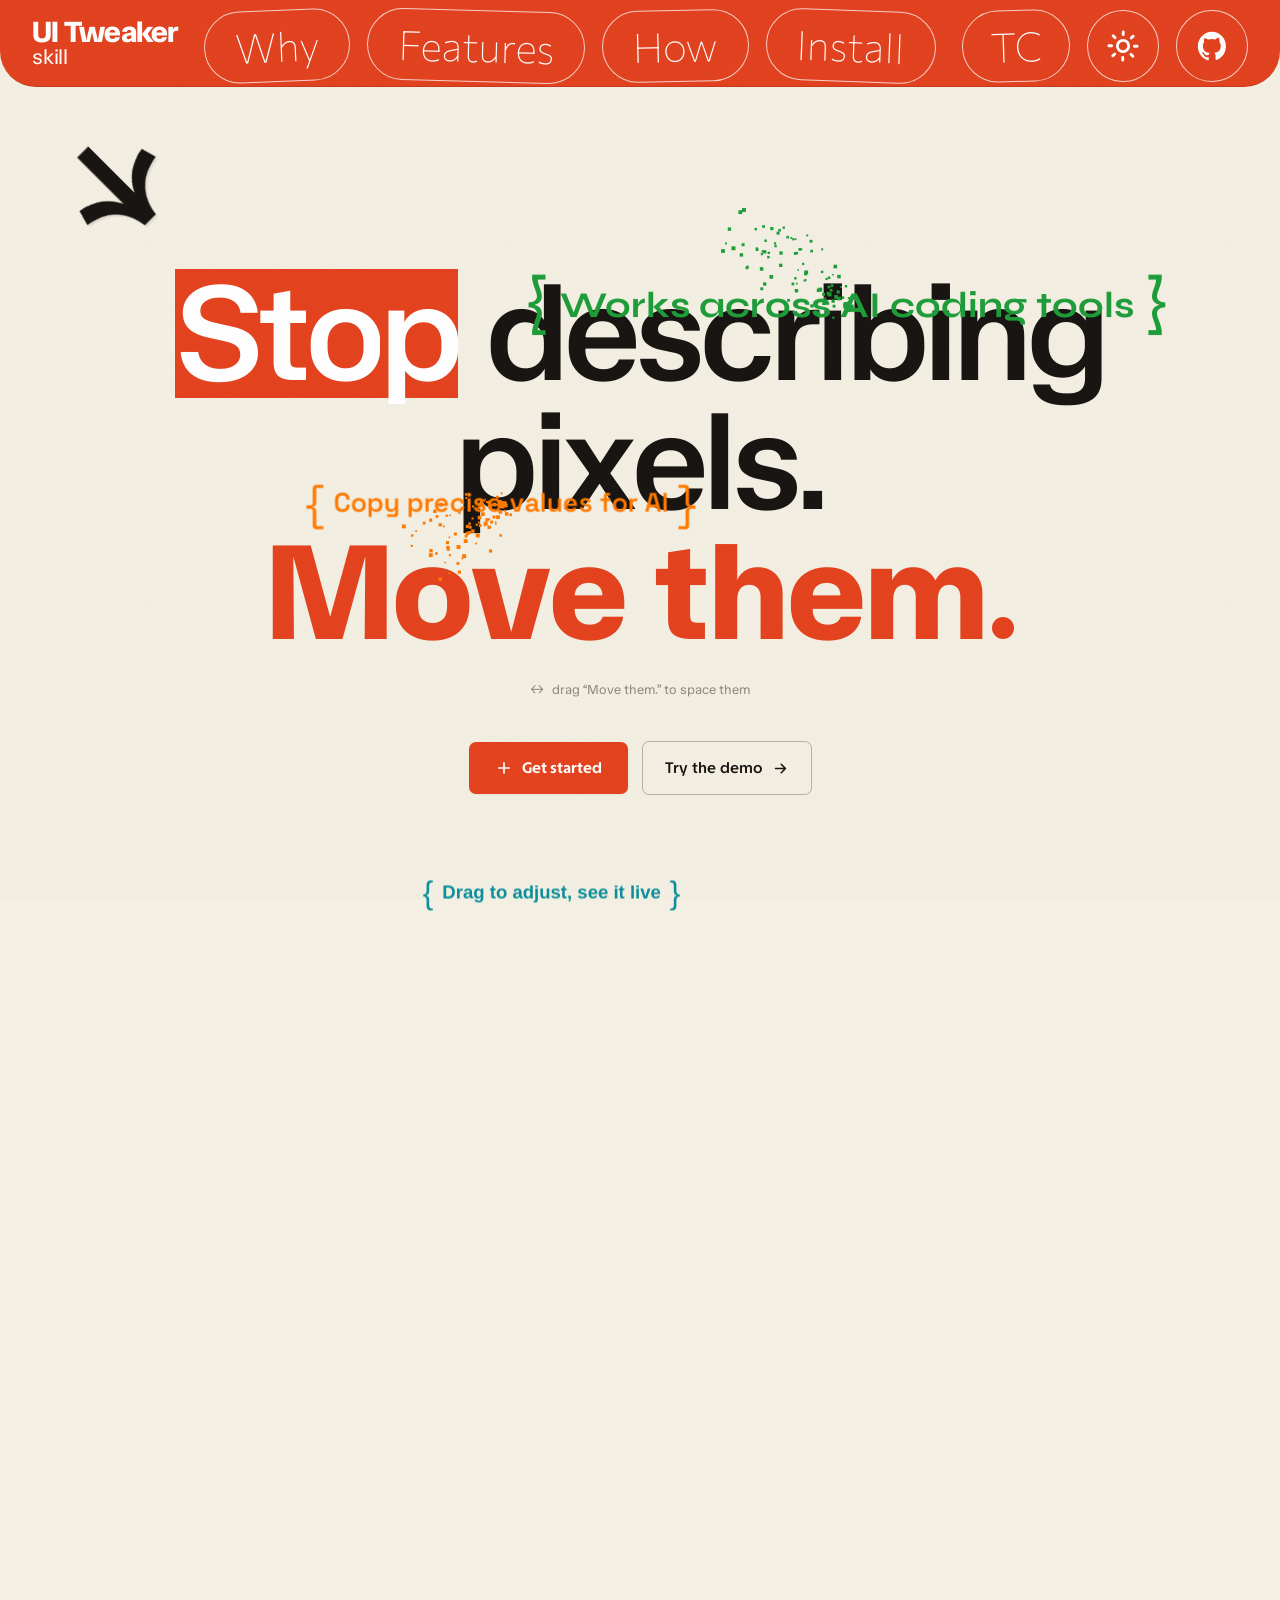
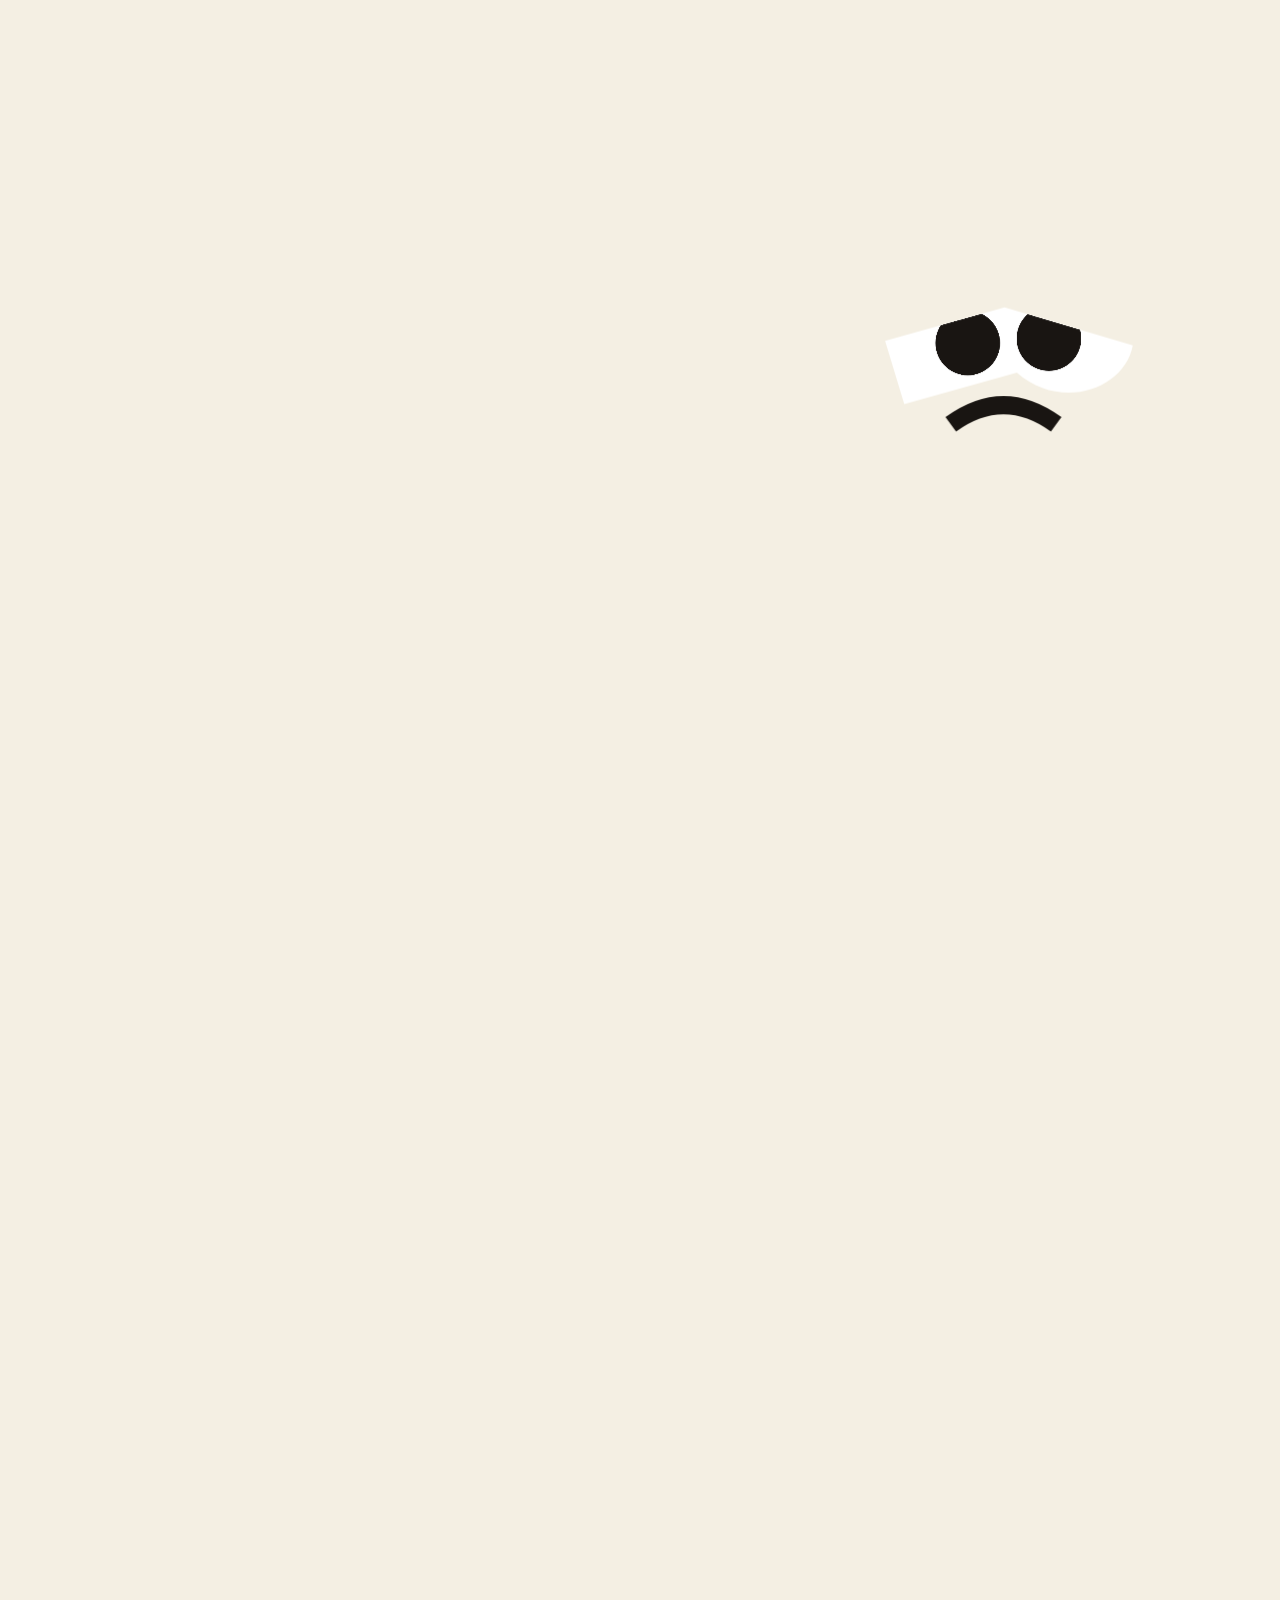
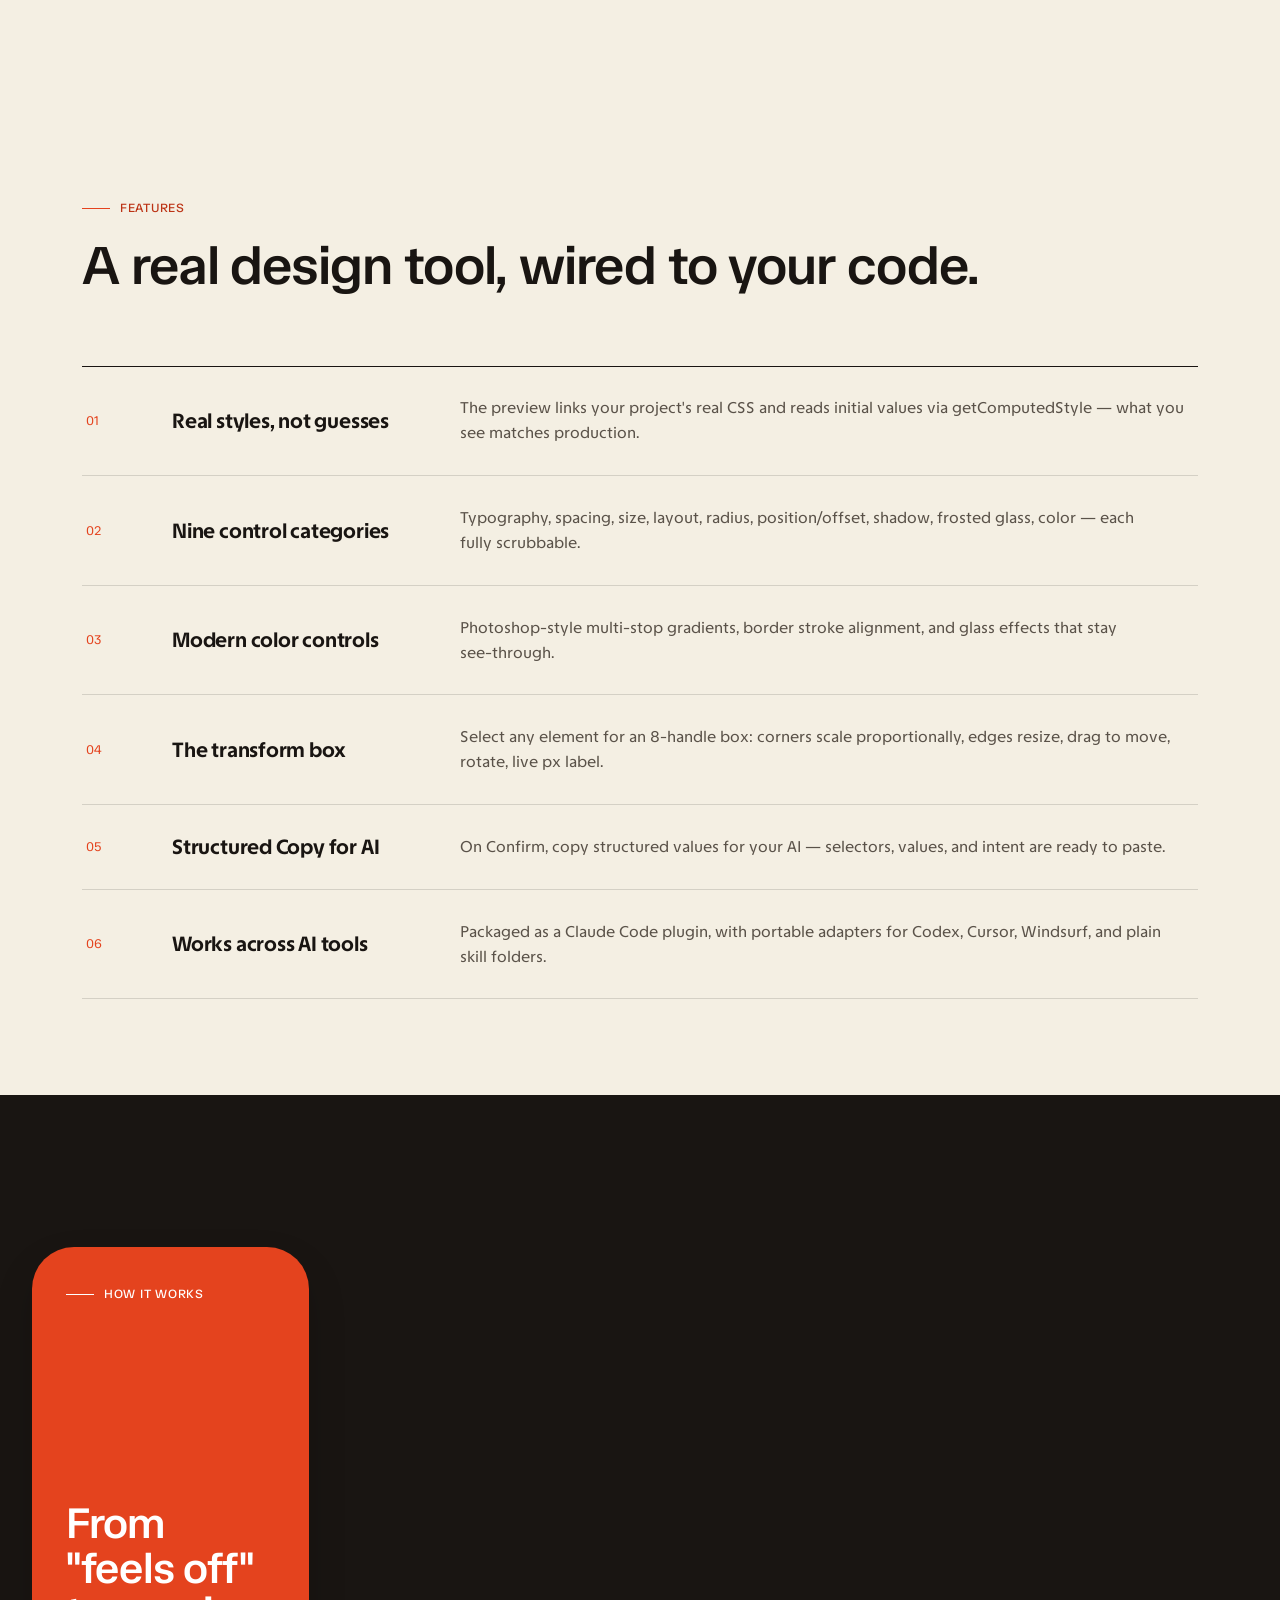
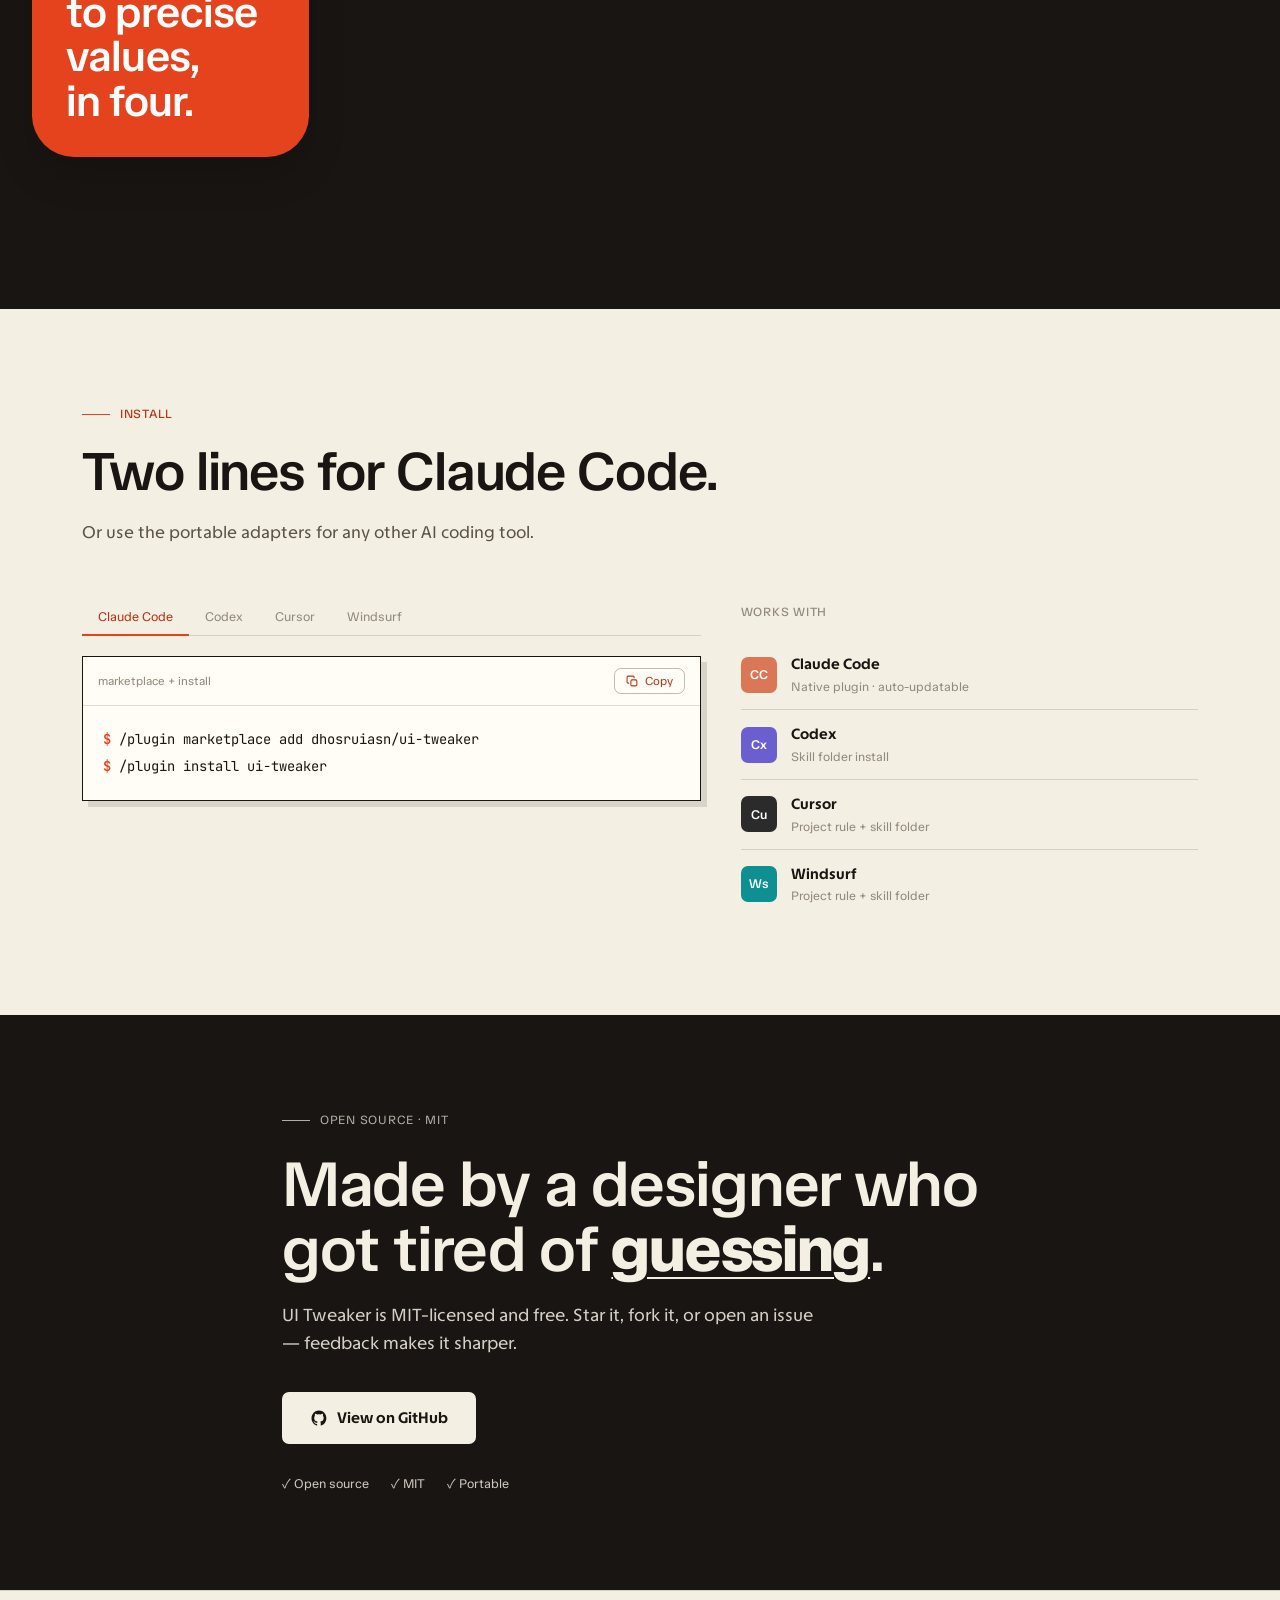
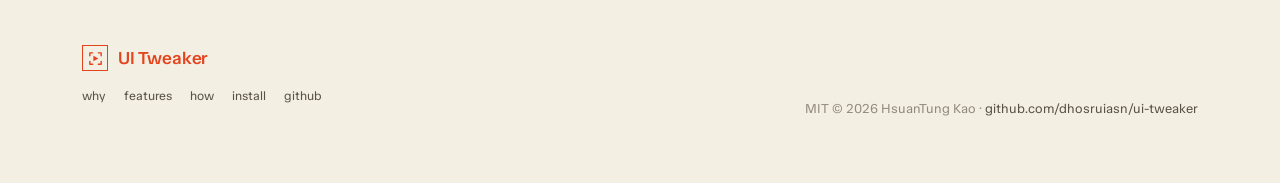
<file: docs/index.html>
<!DOCTYPE html>
<html lang="en">
<head>
<meta charset="UTF-8">
<meta name="viewport" content="width=device-width, initial-scale=1.0">
<title>UI Tweaker — Precision visual control for vibe coding</title>
<meta name="description" content="Fine-tune any UI component with a design-tool-style control panel, then copy structured values for your AI to apply precisely.">
<meta property="og:title" content="UI Tweaker — Precision visual control for vibe coding">
<meta property="og:description" content="Visually fine-tune UI components, then hand the exact values to your AI to apply to real code.">
<meta property="og:type" content="website">
<link rel="preconnect" href="https://fonts.googleapis.com">
<link rel="preconnect" href="https://fonts.gstatic.com" crossorigin>
<link href="https://fonts.googleapis.com/css2?family=Bricolage+Grotesque:opsz,wght@12..96,400;12..96,700&family=Chiron+Hei+HK:ital,wght@0,200..900;1,200..900&family=Chocolate+Classical+Sans&family=Commissioner:wght@100..900&family=Instrument+Serif:ital@0;1&family=JetBrains+Mono:wght@400;500;600&family=TASA+Explorer:wght@400..800&family=TASA+Orbiter:wght@400..800&display=swap" rel="stylesheet">
<!-- legible display faces the floating bracket notes cycle through on each edge-bounce / title hit -->
<link href="https://fonts.googleapis.com/css2?family=DM+Serif+Display&family=Fraunces:opsz,wght@9..144,400;9..144,600&family=Space+Grotesk:wght@400..700&family=Syne:wght@500..800&display=swap" rel="stylesheet">
<link href="https://fonts.googleapis.com/css2?family=Archivo:wght@400..700&family=Sora:wght@400..700&family=Outfit:wght@400..700&family=Unbounded:wght@400..700&family=Big+Shoulders+Display:wght@400..700&family=Familjen+Grotesk:wght@400..700&family=Newsreader:opsz,wght@6..72,400..600&family=Spectral:wght@400;600&family=Epilogue:wght@400..700&family=Hanken+Grotesk:wght@400..700&display=swap" rel="stylesheet">
<style>
  :root{
    --nav-h:86px;   /* sticky nav height — used to keep the intro text centred in the area BELOW the nav */
    --bg:#f4efe3;--bg-2:#efe9da;
    --ink:#191512;--ink-soft:#5a5249;--ink-faint:#928a7c;
    /* accent kept under the old --blue token names so the demo + JS re-theme automatically */
    --blue:#e4431e;--blue-deep:#bc3315;--blue-glow:rgba(228,67,30,.16);
    --card:#fbf8f0;--card-solid:#fffdf6;
    --border:rgba(25,21,18,.14);--border-strong:rgba(25,21,18,.28);
    --shadow-soft:0 1px 2px rgba(25,21,18,.05);
    --shadow-lift:0 1px 0 rgba(25,21,18,.06),0 18px 40px rgba(25,21,18,.10);
    --band:#191512;--band-fg:#f4efe3;
    --radius-pill:999px;--radius-lg:10px;--radius-md:7px;
    --mono:'TASA Orbiter','Chiron Hei HK','Chocolate Classical Sans',system-ui,sans-serif;
    --display:'TASA Orbiter','Chiron Hei HK','Chocolate Classical Sans',system-ui,sans-serif;
    --sans:'TASA Explorer','Chiron Hei HK','Chocolate Classical Sans',system-ui,sans-serif;
    --code:'JetBrains Mono',ui-monospace,monospace;
    --grain:.05;
  }
  html[data-theme="dark"]{
    --bg:#16130f;--bg-2:#1b1712;
    --ink:#f2ecdd;--ink-soft:#b4ab99;--ink-faint:#7d7567;
    --blue:#ff5a34;--blue-deep:#ff7a55;--blue-glow:rgba(255,90,52,.20);
    --card:#211c16;--card-solid:#26201a;
    --border:rgba(242,236,221,.15);--border-strong:rgba(242,236,221,.30);
    --shadow-soft:0 1px 2px rgba(0,0,0,.4);
    --shadow-lift:0 1px 0 rgba(0,0,0,.4),0 24px 60px rgba(0,0,0,.6);
    --band:#cf3a18;--band-fg:#fff;
    --grain:.07;
  }
  *{box-sizing:border-box;margin:0;padding:0}
  /* nav/anchor clicks JUMP straight to the section (no smooth-scroll whipping through the pinned hero motion); offset for the sticky nav */
  html{scroll-padding-top:calc(var(--nav-h) + 10px)}
  body{
    font-family:var(--sans);color:var(--ink);background:var(--bg);
    min-height:100vh;-webkit-font-smoothing:antialiased;line-height:1.55;overflow-x:hidden;
    transition:background .4s ease,color .3s ease;
  }
  /* paper grain — subtle print texture instead of flat fill */
  body::after{content:"";position:fixed;inset:0;pointer-events:none;z-index:120;opacity:var(--grain);mix-blend-mode:multiply;
    background-image:url("data:image/svg+xml,%3Csvg xmlns='http://www.w3.org/2000/svg' width='180' height='180'%3E%3Cfilter id='n'%3E%3CfeTurbulence type='fractalNoise' baseFrequency='.85' numOctaves='2' stitchTiles='stitch'/%3E%3CfeColorMatrix type='saturate' values='0'/%3E%3C/filter%3E%3Crect width='100%25' height='100%25' filter='url(%23n)'/%3E%3C/svg%3E");background-size:180px}
  html[data-theme="dark"] body::after{mix-blend-mode:soft-light}
  @media(pointer:fine){
    body.crosshair-ready,
    body.crosshair-ready a,
    body.crosshair-ready button,
    body.crosshair-ready input,
    body.crosshair-ready select,
    body.crosshair-ready textarea,
    body.crosshair-ready [role="button"]{cursor:none!important}
    .cursor-crosshair{--x:50vw;--y:50vh;position:fixed;inset:0;z-index:140;pointer-events:none;opacity:0;transition:opacity .12s ease;mix-blend-mode:multiply}
    .cursor-crosshair.on{opacity:1}
    .cursor-crosshair::before,.cursor-crosshair::after{content:"";position:absolute;background:color-mix(in srgb,var(--ink) 38%,transparent)}
    .cursor-crosshair::before{left:0;right:0;top:var(--y);height:1px;transform:translateY(-.5px)}
    .cursor-crosshair::after{top:0;bottom:0;left:var(--x);width:1px;transform:translateX(-.5px)}
    .cursor-mark{position:absolute;left:var(--x);top:var(--y);width:40px;height:40px;transform:translate(-50%,-50%);display:block}
    .cursor-mark::before,.cursor-mark::after{content:"";position:absolute;left:50%;top:50%;background:var(--ink);transform:translate(-50%,-50%)}
    .cursor-mark::before{width:40px;height:3px}
    .cursor-mark::after{width:3px;height:40px}
    html[data-theme="dark"] .cursor-crosshair{mix-blend-mode:normal}
    html[data-theme="dark"] .cursor-crosshair::before,
    html[data-theme="dark"] .cursor-crosshair::after{background:rgba(242,236,221,.36)}
    html[data-theme="dark"] .cursor-mark::before,
    html[data-theme="dark"] .cursor-mark::after{background:var(--ink)}
  }
  ::selection{background:var(--blue);color:#fff}
  .wrap{max-width:1180px;margin:0 auto;padding:0 32px}
  @media(max-width:600px){.wrap{padding:0 20px}}
  section{position:relative}
  .rule{height:1px;background:var(--border);border:0}
  /* line-breaking: balance headings, prettify paragraphs, and a no-wrap whitelist for terms */
  .head h2,.cta-section h2,.spec-row h3,.step h4,.plate-body h4{text-wrap:balance}
  .head p,.cta-section p,.spec-row p,.step p,.intro-text,.work small,.foot p,.feat p{text-wrap:pretty}
  .keep-together{white-space:nowrap}
  @media(max-width:760px){br.br-desk{display:none}}  /* manual line breaks only on desktop */

  /* mono annotation label — the "[ note ]" device */
  .note{font-family:var(--mono);font-size:.72rem;font-weight:500;letter-spacing:.02em;color:var(--blue-deep);display:inline-flex;align-items:center;gap:.5ch}
  .note::before{content:"[";opacity:.6}
  .note::after{content:"]";opacity:.6}

  /* ===== nav ===== */
  nav{position:sticky;top:0;z-index:60;background:#e2421f;border-bottom:1px solid rgba(0,0,0,.12);border-radius:0 0 36px 36px;transform-origin:50% 0;backface-visibility:hidden;animation:nav-envelope-fold .92s cubic-bezier(.16,.96,.25,1) both}
  @keyframes nav-envelope-fold{
    0%{transform:perspective(900px) rotateX(-88deg) translateY(-22px);box-shadow:0 0 0 rgba(25,21,18,0)}
    58%{transform:perspective(900px) rotateX(10deg) translateY(0);box-shadow:0 18px 28px rgba(80,20,6,.12)}
    78%{transform:perspective(900px) rotateX(-4deg);box-shadow:0 8px 16px rgba(80,20,6,.08)}
    100%{transform:perspective(900px) rotateX(0);box-shadow:none}
  }
  nav .wrap{max-width:1360px}
  .nav-in{display:grid;grid-template-columns:auto 1fr auto;align-items:center;gap:18px;height:var(--nav-h)}
  .brand{display:flex;align-items:center;gap:10px;justify-self:start;font-family:var(--display);font-weight:300;font-size:1.18rem;letter-spacing:-.01em;color:#fff}
  nav .brand{gap:0;min-width:max-content}
  nav .brand-copy{display:flex;flex:none;flex-direction:column;line-height:.94;color:#fff}
  nav .brand-name{font-weight:800;font-size:1.86rem;letter-spacing:-.025em;white-space:nowrap}
  nav .brand-kind{font-weight:400;font-size:1.32rem;letter-spacing:-.01em}
  .brand .logo{width:30px;height:30px;display:grid;place-items:center;border:1.5px solid rgba(255,255,255,.85);color:#fff;flex:none}
  .brand .logo svg{width:17px;height:17px}
  /* independent pill nav (Readymag-style) */
  .nav-links{display:flex;gap:17px;justify-self:center;align-self:end;margin-bottom:4px}
  .nav-links a,
  .icon-btn{
    --nav-rest-rot:0deg;
    --nav-hover-x:0px;
    --nav-hover-y:0px;
    --nav-hover-rot:0deg;
    --nav-wave-x:0px;
    --nav-wave-y:0px;
    --nav-drop-y:-100px;
    --nav-drop-y-82:-82px;
    --nav-drop-y-48:-48px;
    --nav-impact-y:0px;
    --nav-rebound-y-neg:0px;
    --nav-impact-rot:4deg;
    --nav-rebound-rot:-1.8deg;
    --nav-drop-rot:0deg;
    --nav-drop-rot-82:0deg;
    --nav-drop-rot-48:0deg;
    --nav-duration:1.12s;
    position:relative;isolation:isolate;overflow:visible;
    min-height:72px;border:1.7px solid rgba(255,255,255,.75);border-radius:var(--radius-pill);
    background:transparent;color:#fff;font-family:'Commissioner',var(--sans);font-weight:100;font-variation-settings:"wght" 100;
    line-height:1;text-decoration:none;display:inline-flex;align-items:center;justify-content:center;
    opacity:0;
    transform:
      translate(var(--nav-wave-x),var(--nav-wave-y))
      translate(var(--nav-hover-x),var(--nav-hover-y))
      rotate(calc(var(--nav-rest-rot) + var(--nav-hover-rot)));
    transform-origin:50% 50%;
    transition:background .18s ease,color .18s ease,border-color .18s ease,box-shadow .18s ease,font-weight .18s ease,transform .24s cubic-bezier(.2,.9,.2,1);
  }
  .nav-ready .nav-links a,
  .nav-ready .icon-btn{opacity:1;animation:nav-drop-in var(--nav-duration) linear backwards;animation-delay:var(--nav-delay,0s)}
  @keyframes nav-drop-in{
    0%{opacity:0;transform:translate(0,var(--nav-drop-y)) rotate(calc(var(--nav-rest-rot) + var(--nav-drop-rot)))}
    18%{opacity:1;transform:translate(0,var(--nav-drop-y-82)) rotate(calc(var(--nav-rest-rot) + var(--nav-drop-rot-82)))}
    38%{opacity:1;transform:translate(0,var(--nav-drop-y-48)) rotate(calc(var(--nav-rest-rot) + var(--nav-drop-rot-48)))}
    56%{opacity:1;transform:translate(0,var(--nav-impact-y)) rotate(calc(var(--nav-rest-rot) + var(--nav-impact-rot)))}
    78%{opacity:1;transform:translate(0,var(--nav-rebound-y-neg)) rotate(calc(var(--nav-rest-rot) + var(--nav-rebound-rot)))}
    100%{opacity:1;transform:translate(0,0) rotate(var(--nav-rest-rot))}
  }
  .nav-links a{font-size:2.54rem;padding:0 30px;min-width:0}   /* hug the text (no min-width) like the reference */
  /* hover: the pill fills solid with a small lift + hard offset shadow (clean pill, not a blob) */
  .nav-links a:hover,
  .nav-links a:focus-visible,
  .icon-btn:hover,
  .icon-btn:focus-visible{
    background:#f7fd6a;border-color:#f7fd6a;color:#1a1a1a;
    font-weight:350;font-variation-settings:"wght" 350;
    --nav-hover-x:-1px;
    --nav-hover-y:-2px;
    --nav-hover-rot:-1.5deg;
    box-shadow:3px 4px 0 #a82f12;
    outline:none;
  }
  .nav-links a:nth-child(2n):hover,
  .nav-links a:nth-child(2n):focus-visible,
  .icon-btn:nth-child(2n):hover,
  .icon-btn:nth-child(2n):focus-visible{ --nav-hover-rot:1.5deg }
  .nav-tools{display:flex;align-items:center;gap:17px;justify-self:end;align-self:end;margin-bottom:4px}
  .icon-btn{height:72px;min-width:auto;padding:0 27px;font-size:2.54rem;cursor:pointer}
  .icon-btn.sq{width:72px;min-width:72px;padding:0}
  .icon-btn svg{width:34px;height:34px;position:relative;z-index:1}
  @media(max-width:980px){
    :root{--nav-h:74px}
    .nav-in{gap:12px}
    .nav-links{gap:10px}
    .nav-links a{min-height:42px;min-width:auto;padding:0 19px;font-size:.9rem}
    .nav-tools{gap:9px}
    .icon-btn{height:42px;min-height:42px;min-width:66px;padding:0 15px;font-size:.9rem}
    .icon-btn.sq{width:42px;min-width:42px}
    .icon-btn svg{width:19px;height:19px}
  }
  @media(max-width:760px){.nav-links{display:none}.nav-in{grid-template-columns:1fr auto}}
  @media(prefers-reduced-motion:reduce){
    nav{animation:none}
    .nav-links a,
    .icon-btn{opacity:1}
    .nav-ready .nav-links a,
    .nav-ready .icon-btn{animation:none}
  }

  /* ===== buttons ===== */
  .btn-primary{font-family:var(--sans);font-weight:700;font-size:.98rem;color:#fff;cursor:pointer;padding:14px 26px;border:none;border-radius:var(--radius-md);background:var(--blue);text-decoration:none;display:inline-flex;align-items:center;gap:9px;transition:transform .18s,background .18s;box-shadow:var(--shadow-soft)}
  .btn-primary:hover{background:var(--blue-deep);transform:translateY(-2px)}
  .btn-ghost{font-family:var(--sans);font-weight:600;font-size:.98rem;color:var(--ink);text-decoration:none;padding:14px 22px;border-radius:var(--radius-md);border:1px solid var(--border-strong);background:transparent;display:inline-flex;align-items:center;gap:9px;transition:.18s}
  .btn-ghost:hover{border-color:var(--ink);background:var(--ink);color:var(--bg)}

  /* ===== hero — huge type, floating bracket notes, centered CTA (Readymag-style) ===== */
  /* scroll-scrub: hero pins while its pieces part outward to reveal the intro statement */
  .hero-stage{position:relative;height:460vh}
  .hero{position:sticky;top:0;height:100vh;display:flex;flex-direction:column;align-items:center;justify-content:center;text-align:center;padding:48px 0 58px;overflow:hidden}
  .hero-reveal{position:absolute;inset:0;display:flex;align-items:center;justify-content:center;padding:0 40px;opacity:0;pointer-events:none;will-change:opacity,transform}
  .hero-reveal .intro-text{font-family:var(--display);font-weight:400;font-size:clamp(1.4rem,3vw,2.3rem);line-height:1.34;letter-spacing:-.01em;max-width:min(1040px,94vw);color:var(--ink);text-align:center}
  .hero-reveal .intro-text em{font-style:normal;font-weight:600;color:var(--blue)}
  /* hero → vermilion: ONE panel that is the seed dot sitting on the period, grows, expands full-bleed, then recedes right — a single continuous element so there is never a second dot */
  .wipe-panel{position:absolute;inset:0;z-index:5;background:var(--blue);color:#fff;display:flex;align-items:center;justify-content:center;padding:var(--nav-h) 6vw 0;clip-path:circle(0 at var(--wipe-origin-x,50%) var(--wipe-origin-y,50%));pointer-events:none;will-change:clip-path}
  @media(min-width:981px){ #why>.wrap{will-change:transform} }
  .wipe-quote{position:absolute;left:clamp(-136px,-10vw,-78px);top:clamp(-205px,-20vh,-150px);width:clamp(77px,10.4vw,152px);height:auto;color:#ffc4b8;pointer-events:none;opacity:.9;z-index:0}
  html:not([data-lang="zh"]) .wipe-quote{top:calc(clamp(-205px,-20vh,-150px) + 15px)}   /* en text sits higher → drop its quote 15px so it isn't as tight to the nav */
  .wipe-quote svg{display:block;width:100%;height:auto;overflow:visible}
  .wipe-text{position:relative;z-index:1;font-family:var(--display);font-weight:400;font-size:clamp(1.6rem,3.6vw,2.9rem);line-height:1.32;max-width:1000px;text-align:center;opacity:0;will-change:transform,opacity}
  .wipe-text em{font-style:normal;font-weight:700;color:#f8ff6b;font-size:calc(1em + 15pt);text-decoration:underline;text-decoration-thickness:2px;text-underline-offset:6px}
  .wipe-tools{position:absolute;inset:0;z-index:0;pointer-events:none;overflow:hidden;will-change:transform}
  .wipe-tool{--tool-x:50%;--tool-y:50%;--tool-r:0deg;--tool-start-r:0deg;--tool-rebound:-42px;position:absolute;left:var(--tool-x);top:var(--tool-y);display:flex;align-items:center;justify-content:center;color:#fff;background:rgba(255,255,255,.10);border:1.4px solid rgba(255,255,255,.72);box-shadow:0 10px 26px rgba(80,20,6,.16);opacity:0;transform:translate3d(-50%,-50%,0) translateY(-30vh) rotate(var(--tool-start-r));will-change:transform,opacity;pointer-events:auto;cursor:grab;touch-action:none}
  .wipe-tool.dragging{cursor:grabbing;z-index:4}
  .wipe-tool.tool-settled{opacity:1;transform:translate3d(-50%,-50%,0) rotate(var(--tool-r))}
  .wipe-panel.tools-in .wipe-tool{animation:wipe-tool-drop var(--tool-d,1.08s) linear var(--tool-delay,0s) both}
  @keyframes wipe-tool-drop{
    0%{opacity:0;transform:translate3d(-50%,-50%,0) translateY(-34vh) rotate(var(--tool-start-r))}
    20%{opacity:1;transform:translate3d(-50%,-50%,0) translateY(-27vh) rotate(var(--tool-start-r))}
    42%{opacity:1;transform:translate3d(-50%,-50%,0) translateY(-13vh) rotate(calc(var(--tool-r) + 10deg))}
    61%{opacity:1;transform:translate3d(-50%,-50%,0) translateY(9px) rotate(calc(var(--tool-r) + 5deg))}
    80%{opacity:1;transform:translate3d(-50%,-50%,0) translateY(var(--tool-rebound)) rotate(calc(var(--tool-r) - 2deg))}
    100%{opacity:1;transform:translate3d(-50%,-50%,0) rotate(var(--tool-r))}
  }
  .tool-slider{--tool-x:67%;--tool-y:18%;--tool-r:-8deg;--tool-start-r:14deg;--tool-delay:.02s;--tool-d:1.14s;width:250px;height:48px;border-radius:999px;gap:16px;padding:0 20px;justify-content:flex-start}
  .tool-slider .track{position:relative;width:150px;height:7px;border-radius:999px;background:rgba(255,255,255,.28);overflow:visible}
  .tool-slider .track::before{content:"";position:absolute;inset:0 32% 0 0;background:#f8ff6b;border-radius:inherit}
  .tool-slider .knob{position:absolute;left:128px;top:50%;width:34px;height:34px;border-radius:50%;background:#f8ff6b;box-shadow:0 0 0 7px rgba(248,255,107,.16),0 5px 18px rgba(80,20,6,.2);transform:translate(-50%,-50%)}
  .tool-slider .value{margin-left:auto;font-family:'Commissioner',var(--sans);font-size:1rem;font-weight:350}
  .tool-swatch{--tool-x:84%;--tool-y:31%;--tool-r:6deg;--tool-start-r:-9deg;--tool-delay:.12s;--tool-d:1.2s;width:220px;height:52px;border-radius:11px;gap:12px;padding:0 16px;background:rgba(255,255,255,.15)}
  .tool-swatch .chip{width:26px;height:26px;border-radius:6px;background:#f8ff6b;border:1px solid rgba(25,21,18,.18)}
  .tool-swatch .hex{font-family:'Commissioner',var(--sans);font-size:1.06rem;font-weight:350;letter-spacing:.02em}
  .tool-swatch .pct{margin-left:auto;color:#ffc4b8;font-family:'Commissioner',var(--sans);font-weight:350}
  .tool-toggle{--tool-x:10%;--tool-y:81%;--tool-r:-6deg;--tool-start-r:10deg;--tool-delay:.19s;--tool-d:1.05s;width:112px;height:54px;border-radius:999px;justify-content:flex-start;padding:7px;background:rgba(255,255,255,.16)}
  .tool-toggle::before{content:"";width:40px;height:40px;border-radius:50%;background:#f8ff6b;box-shadow:0 4px 14px rgba(80,20,6,.18);transform:translateX(47px)}
  .tool-box{--tool-x:24%;--tool-y:22%;--tool-r:7deg;--tool-start-r:-13deg;--tool-delay:.28s;--tool-d:1.17s;width:158px;height:106px;border-radius:0;background:transparent;border-color:#ffc4b8}
  .tool-box .t{font-family:'Commissioner',var(--sans);font-size:4.2rem;font-weight:350;line-height:1;color:#ffc4b8;transform:translateY(-2px)}
  .tool-box .h{position:absolute;width:11px;height:11px;border:1.4px solid #ffc4b8;background:var(--blue)}
  .tool-box .h:nth-child(2){left:-6px;top:-6px}.tool-box .h:nth-child(3){right:-6px;top:-6px}.tool-box .h:nth-child(4){right:-6px;bottom:-6px}.tool-box .h:nth-child(5){left:-6px;bottom:-6px}
  .tool-mini{--tool-x:91%;--tool-y:86%;--tool-r:9deg;--tool-start-r:-16deg;--tool-delay:.34s;--tool-d:1.11s;width:118px;height:46px;border-radius:10px;font-family:'Commissioner',var(--sans);font-size:1rem;font-weight:350;color:#1a1a1a;background:#f8ff6b;border-color:#f8ff6b}
  .tool-toolbar{--tool-x:10%;--tool-y:48%;--tool-r:-11deg;--tool-start-r:18deg;--tool-delay:.42s;--tool-d:1.23s;width:60px;height:246px;border-radius:18px;flex-direction:column;gap:16px;background:rgba(255,255,255,.92);border-color:rgba(255,255,255,.95);color:var(--blue)}
  .tool-toolbar svg{width:24px;height:24px;stroke:currentColor;stroke-width:2;fill:none;stroke-linecap:round;stroke-linejoin:round}
  @media(max-width:980px){
    .wipe-panel{position:static;clip-path:none!important;padding:64px 24px;min-height:auto;margin-top:6vh;pointer-events:auto}
    .wipe-quote{left:0;top:-58px;width:67px;opacity:.75}
    .wipe-tools{display:none}
    .wipe-text{opacity:1!important;transform:none!important}
  }
  .hero .title,.hero .hero-cta,.hero-notes{will-change:transform,opacity}
  /* ===== page-load entrance: hero content rises from the horizon, the pointer drops in =====
     CSS animations outrank the inline transforms the scroll-scrub frame() writes at rest, so they
     play cleanly on load and hand back to the original position once finished (no JS changes). */
  @keyframes hero-rise{
    0%{opacity:0;transform:translate3d(0,76px,0)}
    100%{opacity:1;transform:translate3d(0,0,0)}
  }
  /* mask-rise: each visual line slides up THROUGH a fixed mask, with a motion-blur trail. The mask is a
     static clip-path on each .word (NOT overflow:hidden — that retargets an inline-block's baseline and
     makes the line jump ~27px when removed). Driven by the JS below, which wraps every word's letters in a
     riser <span>, staggers lines top→bottom, then UNWRAPS after landing — the same .ch nodes are reused,
     so the scatter/scrub logic that holds references to them keeps working. */
  @keyframes line-rise{
    0%{transform:translateY(125%);filter:blur(7px)}
    55%{filter:blur(0)}
    100%{transform:translateY(0);filter:blur(0)}
  }
  @keyframes hero-pointer-drop{
    0%{opacity:0;transform:translate3d(0,-122vh,0) rotate(-45deg)}
    58%{opacity:1;transform:translate3d(0,4.5vh,0) rotate(-45deg)}
    74%{transform:translate3d(0,-2vh,0) rotate(-45deg)}
    88%{transform:translate3d(0,.9vh,0) rotate(-45deg)}
    100%{opacity:1;transform:translate3d(0,0,0) rotate(-45deg)}
  }
  /* fill:backwards (NOT both) — forwards would lock the entrance transform and block the scroll scatter */
  .hero .scrub-readout{animation:hero-rise .92s cubic-bezier(.16,.84,.3,1) backwards;animation-delay:.3s}
  .hero .hero-cta{animation:hero-rise .92s cubic-bezier(.16,.84,.3,1) backwards;animation-delay:.42s}
  .hero .hero-notes{animation:hero-rise 1s cubic-bezier(.16,.84,.3,1) backwards;animation-delay:.54s}
  .hero-pointer{animation:hero-pointer-drop 1.18s cubic-bezier(.5,.02,.42,1) backwards;animation-delay:.62s}
  @media(prefers-reduced-motion:reduce){
    .hero .scrub-readout,.hero .hero-cta,.hero .hero-notes,.hero-note,.hero-pointer{animation:none}
  }
  .hero-pointer{position:absolute;left:5.4vw;top:5vh;z-index:2;width:clamp(86px,8vw,142px);height:auto;color:var(--ink);transform:rotate(-45deg);transform-origin:50% 55%;pointer-events:auto;cursor:pointer;filter:drop-shadow(0 3px 0 rgba(25,21,18,.08))}
  .hero-pointer svg{display:block;width:100%;height:auto;transform-origin:50% 55%}
  .hero-pointer.spin svg{animation:hero-pointer-spin 4.32s cubic-bezier(.45,0,.2,1)}
  @keyframes hero-pointer-spin{
    0%{transform:rotate(0deg)}
    50%{transform:rotate(1080deg)}
    100%{transform:rotate(0deg)}
  }
  .title .word{display:inline-block}
  .title .ch{display:inline-block;will-change:transform,opacity}
  .title .ch.stop-lit{background:var(--blue);color:#fff}
  .title .ch.seed-source-dot{width:.16em;height:.16em;margin-left:.03em;border-radius:50%;background:var(--blue);color:transparent;line-height:.16em;vertical-align:baseline;transform-origin:center;overflow:hidden}
  h1.title{font-family:var(--display);font-weight:600;font-size:clamp(3rem,11vw,8.6rem);line-height:.94;letter-spacing:-.035em;margin:0;max-width:15ch}
  html[data-lang="zh"] h1.title{word-break:keep-all;max-width:none;line-height:1.16;letter-spacing:.06em}   /* accent line gets the same resting spacing via the scrub's data-ls-base */
  h1.title .accent{color:var(--blue);font-weight:800}
  .hero-cta{display:flex;gap:14px;flex-wrap:wrap;align-items:center;justify-content:center;margin-top:40px}
  /* "Move them." is draggable — scrub its letter-spacing (echoes the word + the tool's drag-to-scrub) */
  .js-scrub{cursor:ew-resize;display:inline-block;white-space:nowrap;letter-spacing:0;touch-action:none;-webkit-user-select:none;user-select:none}
  .scrub-readout{margin-top:22px;font-family:var(--mono);font-size:.82rem;color:var(--ink-faint);display:flex;align-items:center;justify-content:center;gap:8px;min-height:1.2em;transition:color .2s}
  .scrub-readout.on{color:var(--blue-deep)}
  .scrub-readout .ico{font-size:1.05em}
  .scrub-readout .live{display:none}
  .scrub-readout.on .hint{display:none}
  .scrub-readout.on .live{display:inline}
  .scrub-readout .v{font-weight:600}
  /* floating bracket annotations */
  .hero-notes{position:absolute;inset:0;pointer-events:none;overflow:hidden}
  .note-fx{position:absolute;left:0;top:0;pointer-events:none;z-index:0}   /* particle burst layer (behind the bracket notes) */
  .hero-note{position:absolute;left:0;top:0;display:inline-flex;align-items:center;gap:9px;font-family:var(--mono);font-weight:600;font-size:1.25rem;line-height:1;color:var(--blue-deep);white-space:nowrap;will-change:transform;opacity:0;transition:opacity .18s ease}
  .hero-notes.notes-ready .hero-note{opacity:1}
  .hero-note::before{content:"{";font-size:1.7em;font-weight:400}
  .hero-note::after{content:"}";font-size:1.7em;font-weight:400}
  /* mobile ambient drift for the { } notes. Desktop drives .hero-note via inline transform (DVD bounce);
     that JS doesn't run under 981px, so the mobile rule can safely drop its `transform:none` guard and let
     this animation own the transform instead. */
  @keyframes note-float{
    0%,100%{transform:translateY(0) rotate(-1.2deg)}
    50%{transform:translateY(-7px) rotate(1.4deg)}
  }
  @media(max-width:980px){
    .hero-stage{height:auto}
    .hero{position:static;height:auto;min-height:auto;padding:64px 0 46px;overflow:visible}
    .hero-notes{position:static;display:flex;flex-wrap:wrap;justify-content:center;gap:14px;margin-top:32px;overflow:visible}
    .hero-note{position:relative;left:auto;top:auto;font-size:1rem;animation:note-float 4.2s ease-in-out infinite;will-change:transform}
    .hero-note.n2{animation-duration:4.8s;animation-delay:-1.4s}
    .hero-note.n3{animation-duration:5.4s;animation-delay:-2.6s}
    .hero-pointer{display:none}
    .hero-reveal{position:static;opacity:1!important;transform:none!important;pointer-events:auto;padding:30px 20px 4px}
    .title .ch.seed-source-dot{width:auto;height:auto;margin-left:0;background:transparent;color:inherit;line-height:inherit;vertical-align:baseline;overflow:visible}
  }
  /* ===== intro statement (reveals on scroll) ===== */
  .intro{padding:24px 0 40px}
  .intro-text{font-family:var(--display);font-weight:400;font-size:clamp(1.5rem,3.2vw,2.4rem);line-height:1.32;letter-spacing:-.01em;max-width:760px;color:var(--ink)}
  html[data-lang="zh"] .intro-text{word-break:keep-all}
  .intro-text em{font-style:normal;font-weight:600;color:var(--blue)}

  /* demo plate */
  .plate{margin-top:46px;border:1px solid var(--ink);background:var(--card-solid);position:relative;box-shadow:8px 8px 0 color-mix(in srgb,var(--ink) 12%,transparent)}
  .plate-bar{display:flex;align-items:center;gap:12px;padding:11px 16px;border-bottom:1px solid var(--border);font-family:var(--mono);font-size:.74rem;color:var(--ink-faint)}
  .plate-bar .rec{width:8px;height:8px;border-radius:50%;background:var(--blue);flex:none}
  .plate-bar .grow{margin-left:auto}
  .plate-body{aspect-ratio:16/9;display:grid;place-items:center;text-align:center;padding:34px;position:relative;
    background-image:linear-gradient(var(--border) 1px,transparent 1px),linear-gradient(90deg,var(--border) 1px,transparent 1px);background-size:34px 34px;background-position:center}
  .plate-play{width:72px;height:72px;border-radius:50%;display:grid;place-items:center;margin:0 auto 20px;border:1.5px solid var(--blue);color:var(--blue);background:var(--card-solid)}
  .plate-play svg{width:24px;height:24px;margin-left:4px}
  .plate-body h4{font-family:var(--display);font-size:1.5rem;font-weight:600;margin-bottom:8px}
  .plate-body p{color:var(--ink-soft);font-size:.95rem;max-width:400px;margin:0 auto}

  /* ===== section heads ===== */
  .pad{padding:96px 0}
  .head{margin-bottom:54px}
  .head .kicker{font-family:var(--mono);font-size:.76rem;font-weight:500;letter-spacing:.06em;text-transform:uppercase;color:var(--blue-deep);margin-bottom:20px;display:flex;align-items:center;gap:10px}
  .head .kicker::before{content:"";width:28px;height:1px;background:var(--blue);display:inline-block}
  .head h2{font-family:var(--display);font-weight:600;font-size:clamp(2.1rem,4.4vw,3.4rem);line-height:1.04;letter-spacing:-.02em;margin-bottom:18px}
  .head p{color:var(--ink-soft);font-size:1.08rem;max-width:620px}
  html[data-lang="zh"] .head h2{word-break:keep-all}   /* wide: one line; narrow: break only at the <wbr> after the comma (clean, not mid-phrase) */
  #why .head p{max-width:920px}   /* wide enough that each sentence fits one line on desktop → 2 lines */
  /* ===== #why pinned headline: slogan lines fill in (light→ink), one per scroll; head rises as the red curtain recedes ===== */
  #why{padding-top:0;margin-top:-100vh;position:relative;z-index:4}
  .why-head-stage{position:relative;height:300vh}
  .why-head-pin{position:sticky;top:var(--nav-h);height:calc(100vh - var(--nav-h));display:flex;align-items:center}
  .why-head-pin .head{margin:0;will-change:transform}
  .head .why-title{font-family:var(--display);font-weight:800;text-transform:uppercase;line-height:.9;letter-spacing:-.02em;font-size:clamp(2.6rem,7.2vw,6.4rem);display:flex;flex-direction:column;margin-bottom:26px}
  .why-line{--fill:0;display:block;width:max-content;max-width:100%}
  .why-line>span{-webkit-background-clip:text;background-clip:text;color:transparent;
    background-image:linear-gradient(90deg,var(--ink) 0,var(--ink) calc(var(--fill)*100%),color-mix(in srgb,var(--ink) 16%,transparent) calc(var(--fill)*100%),color-mix(in srgb,var(--ink) 16%,transparent) 100%)}
  html[data-lang="zh"] .head .why-title{text-transform:none;letter-spacing:.04em;line-height:1.14;word-break:keep-all}
  .why-demo-stage{position:relative;height:220vh;margin-top:0}
  .why-demo-pin{position:sticky;top:calc(var(--nav-h) + 24px);padding-bottom:40px}
  .why-demo{transform-origin:50% 50%;will-change:clip-path,opacity,filter}
  .why-demo-pin .studio-note{opacity:0;transform:translate3d(0,42px,0);filter:blur(3px);will-change:transform,opacity,filter}
  /* #why face — eyes from the user-supplied SVG (white shape + clipped black pupils that track the cursor) + a downward arc mouth with its own sway */
  .why-face{position:absolute;top:21%;right:4%;width:clamp(180px,18vw,290px);pointer-events:none;z-index:2;opacity:0;scale:1.3;transform-origin:right center}   /* whole face scaled +30%, anchored right, moved into the green box (lower-right) */
  .wf-group{display:flex;flex-direction:column;align-items:center;transform-origin:50% 50%;animation:wf-sway 3s ease-in-out infinite}
  .wf-eyes{width:100%;height:auto;overflow:visible;margin-top:5px}   /* eyes nudged down 5px */
  .wf-white{fill:#fff}
  .wf-pupil{fill:var(--ink);will-change:transform}
  html[data-theme="dark"] .wf-pupil{fill:#04a3fe}
  .wf-mouth{--mouth-y:0%;position:relative;top:0;width:40%;margin-top:clamp(-40px,-3.4vw,-24px);overflow:visible;transform-origin:50% 18%;transform-box:fill-box;will-change:transform;animation:wf-mouth-sway 4.8s ease-in-out infinite}
  .wf-mouth path{stroke:var(--ink)}
  @keyframes wf-sway{0%,100%{transform:rotate(-9deg)}50%{transform:rotate(9deg)}}
  @keyframes wf-mouth-sway{
    0%,100%{transform:translate3d(-8%,calc(var(--mouth-y) + 1%),0) rotate(11deg)}
    45%{transform:translate3d(7%,calc(var(--mouth-y) - 3%),0) rotate(-13deg)}
    68%{transform:translate3d(2%,calc(var(--mouth-y) + 2%),0) rotate(-4deg)}
  }
  /* face DROPS in from above once the #why head has settled (class added by #why frame()) */
  .why-face.wf-drop{animation:wf-drop .85s cubic-bezier(.3,.72,.4,1) both}
  @keyframes wf-drop{0%{opacity:0;transform:translateY(-150%)}58%{opacity:1;transform:translateY(7%)}80%{transform:translateY(-3%)}100%{opacity:1;transform:translateY(0)}}
  @media(prefers-reduced-motion:reduce){.wf-group,.wf-mouth{animation:none}}
  @media(max-width:980px){.why-face{display:none}}
  @media(max-width:980px){
    #why{margin-top:0;padding-top:64px;z-index:auto}   /* drop the desktop-only -100vh wipe-handoff overlap so #why doesn't slam into the hero */
    .why-head-stage{height:auto}
    .why-head-pin{position:static;height:auto;display:block}
    .why-demo-stage{height:auto;margin-top:clamp(44px,10vw,72px)}
    .why-demo-pin{position:static;padding-bottom:0}
    .why-demo-pin .studio-note{opacity:1!important;transform:none!important;filter:none!important;margin-top:28px}
    .head .why-title{font-size:clamp(2rem,9vw,3.2rem)}
    .why-line{--fill:1}
  }

  /* ===== features = spec sheet ===== */
  .spec{border-top:1px solid var(--ink)}
  .spec-row{display:grid;grid-template-columns:58px minmax(0,260px) 1fr;gap:28px;padding:30px 4px;border-bottom:1px solid var(--border);align-items:center;transition:background .2s}
  .spec-row:hover{background:color-mix(in srgb,var(--blue) 4%,transparent)}
  .spec-row .idx{font-family:var(--mono);font-size:.8rem;color:var(--blue)}
  .spec-row h3{font-family:var(--sans);font-size:1.32rem;font-weight:700;letter-spacing:-.01em;line-height:1.15}
  .spec-row p{color:var(--ink-soft);font-size:1rem}
  #features .head.reveal,#features .spec-row.reveal{opacity:1;transform:none;transition:none}
  #features .head{overflow:hidden}
  #features .head .kicker,#features .head h2{opacity:0;transform:translate3d(0,42px,0);filter:blur(4px);will-change:transform,opacity,filter}
  #features .head .kicker::before{transform:scaleX(0);transform-origin:left center;transition:transform .62s cubic-bezier(.2,.8,.2,1)}
  #features .spec{border-top:0;position:relative}
  #features .spec::before{content:"";position:absolute;left:0;right:0;top:0;height:1px;background:var(--ink);transform:scaleX(0);transform-origin:left center}
  #features .spec-row{--row:0;position:relative;overflow:hidden;border-bottom:0}
  #features .spec-row:nth-child(2){--row:1}
  #features .spec-row:nth-child(3){--row:2}
  #features .spec-row:nth-child(4){--row:3}
  #features .spec-row:nth-child(5){--row:4}
  #features .spec-row:nth-child(6){--row:5}
  #features .spec-row::after{content:"";position:absolute;left:0;right:0;bottom:0;height:1px;background:var(--border);transform:scaleX(0);transform-origin:left center}
  #features .spec-row .idx,#features .spec-row h3,#features .spec-row p{opacity:0;transform:translate3d(0,34px,0);filter:blur(4px);will-change:transform,opacity,filter}
  #features.features-in .head .kicker::before,#features.features-in .spec::before,#features.features-in .spec-row::after{transform:scaleX(1)}
  #features.features-in .head .kicker,#features.features-in .head h2,#features.features-in .spec-row .idx,#features.features-in .spec-row h3,#features.features-in .spec-row p{opacity:1;transform:none;filter:none}
  #features.features-in .spec::before{transition:transform .78s cubic-bezier(.2,.8,.2,1)}
  #features.features-in .spec-row::after{transition:transform .76s cubic-bezier(.2,.8,.2,1);transition-delay:calc(.1s + var(--row)*.13s)}
  #features.features-in .head .kicker{transition:opacity .64s cubic-bezier(.2,.8,.2,1) .42s,transform .64s cubic-bezier(.2,.8,.2,1) .42s,filter .64s ease .42s}
  #features.features-in .head h2{transition:opacity .72s cubic-bezier(.2,.8,.2,1) .56s,transform .72s cubic-bezier(.2,.8,.2,1) .56s,filter .72s ease .56s}
  #features.features-in .spec-row .idx{transition:opacity .62s cubic-bezier(.2,.8,.2,1),transform .62s cubic-bezier(.2,.8,.2,1),filter .62s ease;transition-delay:calc(.58s + var(--row)*.13s)}
  #features.features-in .spec-row h3{transition:opacity .68s cubic-bezier(.2,.8,.2,1),transform .68s cubic-bezier(.2,.8,.2,1),filter .68s ease;transition-delay:calc(.64s + var(--row)*.13s)}
  #features.features-in .spec-row p{transition:opacity .72s cubic-bezier(.2,.8,.2,1),transform .72s cubic-bezier(.2,.8,.2,1),filter .72s ease;transition-delay:calc(.72s + var(--row)*.13s)}
  @media(prefers-reduced-motion:reduce){
    #features .head .kicker,#features .head h2,#features .spec-row .idx,#features .spec-row h3,#features .spec-row p{opacity:1;transform:none;filter:none;transition:none}
    #features .head .kicker::before,#features .spec::before,#features .spec-row::after{transform:scaleX(1);transition:none}
  }
  @media(max-width:760px){.spec-row{grid-template-columns:42px 1fr;gap:6px 16px}.spec-row p{grid-column:2}}

  /* ===== how = process tile board ===== */
  #how{background:var(--ink);color:var(--bg);overflow:hidden;scroll-margin-top:-10px}
  html.how-cut-active #how::before{content:"";position:fixed;left:0;right:0;top:calc(var(--nav-h) - 42px);z-index:55;height:42px;background:var(--ink);pointer-events:none}
  html[data-theme="dark"] #how{background:#e8e8e4;color:#16130f}
  html[data-theme="dark"].how-cut-active #how::before{background:#e8e8e4}
  #how .wrap{max-width:1380px}
  #how.how-fold-ready .step.reveal{opacity:1;transform:none;transition:none}
  .steps{display:grid;grid-template-columns:1.18fr repeat(4,minmax(0,1fr));grid-template-rows:1fr 1fr;gap:0;align-items:stretch;margin-top:0;padding:0;border:0;background:transparent;overflow:visible}
  .process-title{grid-row:1 / span 2;min-height:510px;margin:0;padding:38px 34px 34px;border-radius:42px;background:var(--blue);color:#fff;display:flex;flex-direction:column;justify-content:space-between}
  .process-title .kicker{margin:0;color:#fff}
  .process-title .kicker::before{background:#fff}
  .process-title h2{font-size:clamp(2rem,3.4vw,3.45rem);line-height:1.02;margin:0;max-width:9.5ch;color:#fff}
  .step{display:contents;color:var(--ink)}
  .step::before,
  .step::after{display:none}
  .step .n{min-height:255px;width:auto;aspect-ratio:auto;border-radius:42px;background:var(--card-solid);color:var(--blue);display:flex;align-items:center;justify-content:flex-start;margin:0;padding:34px 32px 28px;font-family:var(--display);font-weight:800;font-size:clamp(4.2rem,6.2vw,7rem);line-height:1}
  .step-body{min-height:255px;border-top:0;border-radius:42px;background:var(--card-solid);padding:30px 32px 34px;display:flex;flex-direction:column;justify-content:flex-start}
  .step h4{width:100%;font-size:1.02rem;font-weight:800;margin:0 0 11px;color:currentColor}
  .step p{width:100%;color:var(--ink-soft);font-size:.88rem;line-height:1.48}
  .step:nth-child(2) .n,
  .step:nth-child(2) .step-body{grid-column:2}
  .step:nth-child(3) .n,
  .step:nth-child(3) .step-body{grid-column:3}
  .step:nth-child(4) .n,
  .step:nth-child(4) .step-body{grid-column:4}
  .step:nth-child(5) .n,
  .step:nth-child(5) .step-body{grid-column:5}
  .step .n{grid-row:1}
  .step-body{grid-row:2}
  @media(min-width:1121px){
    #how.how-fold-ready{height:calc(100vh - var(--nav-h));min-height:680px;padding:0}
    #how.how-fold-ready .wrap{position:sticky;top:var(--nav-h);height:calc(100vh - var(--nav-h));display:flex;align-items:center;padding-top:0;padding-bottom:0}
    #how.how-fold-ready .steps{width:100%}
    #how.how-fold-ready .steps{perspective:1800px;transform-style:preserve-3d}
    #how.how-fold-ready .process-title{position:relative;z-index:5;box-shadow:0 18px 38px rgba(0,0,0,.16)}
    #how.how-fold-ready .step .n,
    #how.how-fold-ready .step-body{position:relative;transform-origin:left center;backface-visibility:hidden;will-change:transform,opacity,filter;box-shadow:0 18px 32px rgba(0,0,0,.12);margin-left:-1px;width:calc(100% + 1px)}
    .step-body{padding-top:40px}
    .step h4{font-size:calc(1.02rem + 5pt)}
  }
  @media(max-width:1120px){
    .steps{grid-template-columns:repeat(2,minmax(0,1fr));grid-template-rows:auto;gap:14px}
    .process-title{grid-column:1/-1;grid-row:auto;min-height:300px}
    .process-title h2{max-width:14ch}
    .step{display:grid;grid-template-rows:1fr 1fr}
    .step:nth-child(n) .n,
    .step:nth-child(n) .step-body{grid-column:auto}
  }
  @media(max-width:620px){
    #how.how-fold-ready{--how-mobile-title:150px;--how-mobile-step:126px;height:calc(100svh - var(--nav-h));min-height:calc(var(--how-mobile-title) + var(--how-mobile-step)*4 + 92px);padding:0}
    #how.how-fold-ready .wrap{position:sticky;top:var(--nav-h);height:calc(100svh - var(--nav-h));display:flex;align-items:center;padding-top:46px;padding-bottom:46px}
    #how.how-fold-ready .steps{width:100%}
    #how.how-fold-ready .steps{perspective:1200px;transform-style:preserve-3d}
    #how.how-fold-ready .process-title{position:relative;z-index:5;box-shadow:0 14px 30px rgba(0,0,0,.16)}
    #how.how-fold-ready .step .n,
    #how.how-fold-ready .step-body{position:relative;transform-origin:50% 0;backface-visibility:hidden;will-change:transform,opacity,filter;box-shadow:0 14px 28px rgba(0,0,0,.10)}
    #how .wrap{padding:0 18px}
    .steps{grid-template-columns:1fr;gap:0}
    .process-title{grid-column:1/-1;min-height:var(--how-mobile-title);padding:20px 28px;border-radius:30px;gap:18px}
    .process-title h2{font-size:clamp(1.46rem,7vw,1.94rem);max-width:12ch}
    .step{grid-template-columns:78px 1fr;grid-template-rows:1fr;gap:0}
    .step .n{grid-row:auto;font-size:3.05rem;padding:18px 14px;align-items:center;justify-content:center}
    .step-body{grid-row:auto}
    .step .n,
    .step-body{min-height:var(--how-mobile-step);border-radius:28px}
    .step-body{padding:16px 22px;justify-content:center}
    .step h4{font-size:.96rem;margin-bottom:8px}
    .step p{font-size:.8rem;line-height:1.38}
  }

  /* ===== install ===== */
  .install-wrap{display:grid;grid-template-columns:1.15fr .85fr;gap:40px;align-items:start}
  @media(max-width:840px){.install-wrap{grid-template-columns:1fr}}
  .tabs{display:flex;gap:0;margin-bottom:20px;border-bottom:1px solid var(--border)}
  .tab{font-family:var(--mono);font-size:.8rem;cursor:pointer;padding:10px 16px;border:none;background:transparent;color:var(--ink-faint);border-bottom:2px solid transparent;margin-bottom:-1px;transition:.18s}
  .tab:hover{color:var(--ink)}
  .tab.on{color:var(--blue-deep);border-bottom-color:var(--blue)}
  .code-card{border:1px solid var(--ink);background:var(--card-solid);overflow:hidden;box-shadow:6px 6px 0 color-mix(in srgb,var(--ink) 12%,transparent)}
  .code-top{display:flex;align-items:center;justify-content:space-between;padding:11px 15px;border-bottom:1px solid var(--border)}
  .code-top .label{font-family:var(--mono);font-size:.74rem;color:var(--ink-faint)}
  .copy-btn{font-family:var(--mono);font-size:.74rem;cursor:pointer;color:var(--blue-deep);background:transparent;border:1px solid var(--border-strong);padding:5px 11px;border-radius:var(--radius-md);display:inline-flex;align-items:center;gap:6px;transition:.18s}
  .copy-btn:hover{background:var(--blue);color:#fff;border-color:var(--blue)}
  .copy-btn.done{background:var(--ink);color:var(--bg);border-color:var(--ink)}
  .code-body{padding:20px;font-family:var(--code);font-size:.86rem;line-height:1.95;overflow-x:auto;color:var(--ink)}
  .code-body .c-cmd{color:var(--blue);font-weight:600}
  .targets{padding-top:4px}
  .targets h4{font-family:var(--mono);font-size:.76rem;font-weight:500;text-transform:uppercase;letter-spacing:.06em;color:var(--ink-faint);margin-bottom:18px}
  .works{display:flex;flex-direction:column}
  .work{display:flex;align-items:center;gap:14px;font-size:.95rem;padding:13px 0;border-bottom:1px solid var(--border)}
  .work:last-child{border-bottom:none}
  .work .badge{width:36px;height:36px;border-radius:var(--radius-md);display:grid;place-items:center;font-family:var(--mono);font-weight:600;font-size:.8rem;color:#fff;flex:none}
  .work strong{font-weight:700}
  .work small{color:var(--ink-faint);display:block;font-size:.78rem;font-family:var(--mono)}

  /* ===== CTA band (the one deep section) ===== */
  .cta-section{background:var(--band);color:var(--band-fg);padding:96px 0;position:relative;overflow:hidden}
  .cta-inner{max-width:780px}
  .cta-section .kicker{font-family:var(--mono);font-size:.76rem;letter-spacing:.06em;text-transform:uppercase;opacity:.7;margin-bottom:22px;display:flex;align-items:center;gap:10px}
  .cta-section .kicker::before{content:"";width:28px;height:1px;background:currentColor;display:inline-block}
  .cta-section h2{font-family:var(--display);font-weight:600;font-size:clamp(2.2rem,5vw,4rem);line-height:1.02;letter-spacing:-.02em;margin-bottom:20px}
  .cta-section h2 em{font-style:normal;font-weight:800;text-decoration:underline;text-decoration-thickness:2px;text-underline-offset:6px}
  .cta-section p{font-size:1.12rem;opacity:.86;max-width:540px;margin-bottom:34px}
  html[data-lang="zh"] .cta-section h2{word-break:normal;line-break:loose}
  .btn-band{background:var(--band-fg);color:var(--band);font-family:var(--sans);font-weight:700;font-size:.98rem;text-decoration:none;padding:14px 28px;border-radius:var(--radius-md);display:inline-flex;align-items:center;gap:9px;transition:transform .18s}
  .btn-band:hover{transform:translateY(-2px)}
  .pills{display:flex;gap:22px;margin-top:30px;flex-wrap:wrap}
  .pill{font-family:var(--mono);font-size:.8rem;opacity:.82;display:inline-flex;align-items:center;gap:7px}
  /* zh CTA: centre the whole group as a block; keep its text left-aligned */
  html[data-lang="zh"] .cta-inner{margin-left:auto;margin-right:auto}

  /* ===== footer ===== */
  footer{padding:54px 0 64px;border-top:1px solid var(--border)}
  .foot{display:flex;justify-content:space-between;align-items:flex-end;gap:24px;flex-wrap:wrap}
  .foot .brand{font-family:var(--display);font-weight:600;font-size:1.1rem;align-items:center;color:var(--blue)}
  .foot-links{display:flex;gap:18px;flex-wrap:wrap;margin:14px 0}
  .foot-links a{font-family:var(--mono);font-size:.78rem;text-transform:lowercase;color:var(--ink-soft);text-decoration:none}
  .foot-links a:hover{color:var(--blue-deep)}
  .foot p{color:var(--ink-faint);font-size:.82rem;font-family:var(--mono)}
  .foot p a{color:var(--ink-soft);text-decoration:none}
  .foot p a:hover{color:var(--blue-deep)}

  /* ===== reveal ===== */
  .reveal{opacity:0;transform:translateY(20px);transition:opacity .7s cubic-bezier(.2,.7,.2,1),transform .7s cubic-bezier(.2,.7,.2,1)}
  .reveal.in{opacity:1;transform:none}

  /* ===================================================================
     live interactive demo — three-pane studio (re-themed via tokens)
     =================================================================== */
  .studio{border:1px solid var(--ink);background:var(--card-solid);box-shadow:var(--shadow-lift);overflow:hidden;border-radius:var(--radius-lg)}
  .studio-grid{display:grid;grid-template-columns:176px 1fr 300px}
  @media(max-width:760px){.studio-grid{grid-template-columns:1fr}}
  .studio-layers{border-right:1px solid var(--border);background:color-mix(in srgb,var(--bg) 50%,var(--card-solid));display:flex;flex-direction:column;min-width:0}
  @media(max-width:760px){.studio-layers{display:none}}
  .studio-lay-sec{padding:11px 9px;border-bottom:1px solid var(--border)}
  .studio-lay-sec:last-child{border-bottom:none}
  .studio-lay-h{font-family:var(--mono);font-size:.6rem;font-weight:600;letter-spacing:.09em;text-transform:uppercase;color:var(--ink-faint);padding:0 6px 7px}
  .studio-page{display:flex;align-items:center;gap:7px;padding:6px 8px;border-radius:6px;font-size:.78rem;color:var(--ink-soft);background:color-mix(in srgb,var(--blue) 8%,transparent)}
  .studio-row{display:flex;align-items:center;gap:5px;padding:5px 6px;border-radius:6px;font-size:.78rem;color:var(--ink-soft);white-space:nowrap;cursor:pointer}
  .studio-row:hover:not(.on){background:color-mix(in srgb,var(--blue) 7%,transparent)}
  .studio-row.on{background:color-mix(in srgb,var(--blue) 13%,transparent);color:var(--blue-deep);font-weight:600}
  .studio-row .car{width:11px;flex:none;font-size:.62rem;text-align:center;color:var(--ink-faint)}
  .studio-row .car.leaf{visibility:hidden}
  .studio-row .ico{flex:none;display:flex;color:var(--ink-faint)}
  .studio-row.on .ico{color:var(--blue)}
  .studio-row .ico svg{width:13px;height:13px}
  .studio-row .ico.tnode{font-family:var(--display);font-weight:600;font-size:.78rem;width:13px;text-align:center;line-height:1}
  .studio-lay-name{overflow:hidden;text-overflow:ellipsis}
  .studio-canvas{position:relative;display:flex;flex-direction:column;min-width:0;background:var(--bg)}
  .studio-bar{display:flex;align-items:center;justify-content:space-between;gap:8px;padding:9px 12px;border-bottom:1px solid var(--border)}
  .studio-seg{display:flex;border:1px solid var(--border-strong);border-radius:7px;overflow:hidden;background:var(--card-solid)}
  .studio-seg button{border:0;background:transparent;padding:5px 8px;color:var(--ink-faint);cursor:pointer;display:flex;transition:.15s}
  .studio-seg button.on{background:var(--blue);color:#fff}
  .studio-seg button:hover:not(.on){color:var(--ink)}
  .studio-seg button svg,.studio-tools button svg,.studio-zoom button svg{width:15px;height:15px}
  .studio-tools{display:flex;gap:5px}
  .studio-tools button,.studio-zoom button{width:28px;height:28px;border-radius:7px;border:1px solid var(--border-strong);background:var(--card-solid);color:var(--ink-faint);display:flex;align-items:center;justify-content:center;cursor:pointer;transition:.15s}
  .studio-tools button:hover,.studio-zoom button:hover{border-color:var(--blue);color:var(--blue)}
  .studio-tools button:disabled{opacity:.4;cursor:default;border-color:var(--border-strong);color:var(--ink-faint)}
  .studio-tools button.on{background:var(--blue);border-color:var(--blue);color:#fff}
  .studio-zoom{display:flex;align-items:center;gap:5px}
  .studio-zoom .z{font-family:var(--mono);font-size:.7rem;color:var(--ink-faint);min-width:38px;text-align:center;cursor:pointer}
  .studio-stage{flex:1;display:grid;place-items:center;padding:50px 30px;min-height:300px;position:relative;overflow:hidden}
  .studio-rulers{position:absolute;inset:0;pointer-events:none;display:none;z-index:3}
  .studio.show-rulers .studio-rulers{display:block}
  .studio-rulers .rc{position:absolute;left:0;top:0;width:16px;height:16px;background:var(--card-solid);border-right:1px solid var(--border-strong);border-bottom:1px solid var(--border-strong)}
  .studio-rulers .rh{position:absolute;left:16px;right:0;top:0;height:16px;border-bottom:1px solid var(--border-strong);background:repeating-linear-gradient(90deg,color-mix(in srgb,var(--ink-faint) 50%,transparent) 0 1px,transparent 1px 10px) bottom/100% 6px no-repeat,var(--card-solid)}
  .studio-rulers .rv{position:absolute;top:16px;bottom:0;left:0;width:16px;border-right:1px solid var(--border-strong);background:repeating-linear-gradient(0deg,color-mix(in srgb,var(--ink-faint) 50%,transparent) 0 1px,transparent 1px 10px) right/6px 100% no-repeat,var(--card-solid)}
  .studio-card-wrap{position:relative;transform-origin:center center;transition:transform .08s}
  .folder-card{width:208px;box-sizing:border-box;background:var(--card-solid);border:1px solid var(--border-strong);display:flex;flex-direction:column;transition:border-radius .08s,padding .08s,box-shadow .08s,gap .08s}
  .folder-card .fc-thumb{height:92px;border-radius:14px;background:linear-gradient(150deg,#f6cdbd,#ef8a63);position:relative;overflow:hidden;flex:none}
  .folder-card .fc-thumb::after{content:"";position:absolute;left:14px;bottom:-22px;width:84px;height:84px;border-radius:50%;background:radial-gradient(circle at 38% 34%,rgba(255,255,255,.6),transparent 60%)}
  .folder-card .fc-body,.folder-card .fc-footer{display:flex;transition:border-radius .08s,padding .08s,box-shadow .08s,gap .08s}
  .folder-card .fc-body{flex-direction:column}
  .folder-card .fc-footer{justify-content:flex-end}
  .folder-card .fc-row{display:flex;align-items:center;justify-content:space-between;gap:8px}
  .folder-card .fc-title{font-family:var(--sans);font-weight:700;font-size:.96rem;color:var(--ink)}
  .folder-card .fc-badge{font-family:var(--mono);font-size:.66rem;font-weight:600;color:var(--blue-deep);background:color-mix(in srgb,var(--blue) 15%,transparent);padding:2px 8px;border-radius:var(--radius-pill)}
  .folder-card .fc-icon{width:34px;height:34px;border-radius:50%;display:grid;place-items:center;background:var(--blue);color:#fff;align-self:flex-end}
  .folder-card .fc-icon svg{width:18px;height:18px}
  /* click-to-select affordances in the preview */
  .folder-card,.folder-card .fc-thumb,.folder-card .fc-body,.folder-card .fc-footer,.folder-card .fc-title,.folder-card .fc-badge,.folder-card .fc-icon{cursor:move;touch-action:none}
  .folder-card .fc-thumb:hover,.folder-card .fc-body:hover,.folder-card .fc-footer:hover,.folder-card .fc-title:hover,.folder-card .fc-badge:hover,.folder-card .fc-icon:hover{outline:1.5px dashed color-mix(in srgb,var(--blue) 55%,transparent);outline-offset:2px}
  .folder-card [contenteditable]{outline:2px solid var(--blue);outline-offset:3px;cursor:text;border-radius:3px}
  .studio-tbox{position:absolute;left:0;top:0;pointer-events:none;transform-origin:center center}
  .studio-tbox .tb-frame{position:absolute;inset:-1px;border:1.5px solid var(--blue);box-sizing:border-box}
  .studio-tbox .tb-h{position:absolute;width:11px;height:11px;background:var(--card-solid);border:1.5px solid var(--blue);border-radius:2px;box-sizing:border-box;pointer-events:auto;touch-action:none}
  .tb-h.nw{left:-5px;top:-5px}.tb-h.n{left:50%;top:-5px;margin-left:-4.5px}.tb-h.ne{right:-5px;top:-5px}
  .tb-h.e{right:-5px;top:50%;margin-top:-4.5px}.tb-h.se{right:-5px;bottom:-5px}.tb-h.s{left:50%;bottom:-5px;margin-left:-4.5px}
  .tb-h.sw{left:-5px;bottom:-5px}.tb-h.w{left:-5px;top:50%;margin-top:-4.5px}
  .studio-tbox .tb-rotline{position:absolute;left:50%;top:-16px;width:1.5px;height:16px;margin-left:-.75px;background:var(--blue)}
  .studio-tbox .tb-rot{position:absolute;left:50%;top:-28px;width:14px;height:14px;margin-left:-7px;border:1.5px solid var(--blue);border-radius:50%;background:var(--card-solid);box-sizing:border-box;pointer-events:auto;touch-action:none;cursor:grab}
  .studio-tbox .tb-rot:active{cursor:grabbing}
  .studio-tbox .tb-size{position:absolute;left:50%;top:100%;transform:translate(-50%,9px);background:var(--blue);color:#fff;font-family:var(--mono);font-size:.64rem;font-weight:600;padding:3px 8px;border-radius:5px;white-space:nowrap}
  .studio-panel{border-left:1px solid var(--border);background:var(--card-solid);display:flex;flex-direction:column;min-width:0}
  .studio-panel-h{padding:12px 14px;border-bottom:1px solid var(--border);font-weight:700;font-size:.84rem;color:var(--ink);display:flex;align-items:baseline;gap:8px}
  .studio-panel-logo{width:20px;height:20px;border:1.4px solid var(--blue);color:var(--blue);display:inline-grid;place-items:center;border-radius:5px;flex:none}
  .studio-panel-logo svg{width:13px;height:13px}
  .studio-panel-h small{font-weight:400;color:var(--ink-faint);font-size:.68rem;font-family:var(--mono)}
  .studio-cats{flex:1;overflow:auto;max-height:430px}
  .studio-cat{border-bottom:1px solid var(--border)}
  .studio-cat:last-child{border-bottom:none}
  .studio-cat>summary{list-style:none;cursor:pointer;padding:11px 14px;font-size:.81rem;font-weight:600;color:var(--ink);display:flex;align-items:center;gap:8px;user-select:none}
  .studio-cat>summary:hover{color:var(--blue)}
  .studio-cat>summary::-webkit-details-marker{display:none}
  .studio-cat>summary::before{content:'›';color:var(--ink-faint);font-size:1rem;line-height:1;width:9px;text-align:center;transition:transform .15s}
  .studio-cat[open]>summary::before{transform:rotate(90deg)}
  .studio-cat-body{padding:2px 14px 14px}
  .studio-ctrl{margin:11px 0}
  .studio-ctrl label{display:flex;justify-content:space-between;align-items:center;font-family:var(--mono);font-size:.72rem;color:var(--ink-soft);margin-bottom:6px;gap:8px}
  .studio-ctrl label .v{color:var(--blue-deep);font-weight:600;background:color-mix(in srgb,var(--blue) 11%,transparent);border:1px solid color-mix(in srgb,var(--blue) 24%,transparent);border-radius:5px;padding:1px 7px;min-width:48px;text-align:right}
  .studio-ctrl input[type=range]{width:100%;-webkit-appearance:none;appearance:none;height:4px;border-radius:var(--radius-pill);background:color-mix(in srgb,var(--blue) 18%,transparent);outline:none;cursor:pointer;accent-color:var(--blue)}
  .studio-ctrl input[type=range]::-webkit-slider-thumb{-webkit-appearance:none;appearance:none;width:16px;height:16px;border-radius:50%;background:var(--card-solid);border:2px solid var(--blue);cursor:pointer;transition:transform .12s}
  .studio-ctrl input[type=range]::-webkit-slider-thumb:active{transform:scale(1.2)}
  .studio-ctrl input[type=range]::-moz-range-thumb{width:16px;height:16px;border-radius:50%;background:var(--card-solid);border:2px solid var(--blue);cursor:pointer}
  .studio-ctrl.cue label .v{animation:studio-value-cue .9s ease-in-out 2}
  .studio-ctrl.cue input[type=range]::-webkit-slider-thumb{transform:scale(1.28);box-shadow:0 0 0 8px color-mix(in srgb,var(--blue) 18%,transparent)}
  .studio-ctrl.cue input[type=range]::-moz-range-thumb{transform:scale(1.28);box-shadow:0 0 0 8px color-mix(in srgb,var(--blue) 18%,transparent)}
  @keyframes studio-value-cue{0%,100%{transform:none}45%{transform:translateY(-1px);background:color-mix(in srgb,var(--blue) 22%,transparent)}}
  .studio-hint{font-size:.74rem;color:var(--ink-faint);line-height:1.6;padding:2px 0 2px}
  .studio-select{width:100%;font-family:var(--mono);font-size:.76rem;padding:8px 10px;margin:2px 0 8px;border:1px solid var(--border-strong);border-radius:7px;background:var(--card-solid);color:var(--ink);cursor:pointer}
  .studio-select:hover{border-color:var(--blue)}
  .studio-crow{display:flex;align-items:center;gap:10px;margin:10px 0}
  .studio-crow .studio-clbl{font-family:var(--mono);font-size:.72rem;color:var(--ink-soft);width:46px;flex:none}
  .studio-crow input[type=color]{flex:1;height:30px;border:1px solid var(--border-strong);border-radius:7px;background:var(--card-solid);cursor:pointer;padding:2px}
  .studio-add{margin-top:8px;width:100%;padding:7px;font-size:.72rem;border:1px dashed var(--border-strong);border-radius:6px;background:transparent;color:var(--blue-deep);cursor:default;font-family:var(--mono)}
  .studio-footer{padding:12px 14px;border-top:1px solid var(--border);background:color-mix(in srgb,var(--bg) 40%,var(--card-solid))}
  .studio-summary{font-family:var(--code);font-size:.7rem;color:var(--ink-faint);background:color-mix(in srgb,var(--blue) 5%,transparent);border:1px solid var(--border);border-radius:6px;padding:8px 10px;margin-bottom:10px;white-space:pre-wrap;max-height:78px;overflow:auto}
  .studio-confirm{width:100%;padding:11px;border:none;border-radius:var(--radius-md);background:var(--blue);color:#fff;font-family:var(--sans);font-weight:700;font-size:.92rem;cursor:pointer;transition:background .15s}
  .studio-confirm:hover{background:var(--blue-deep)}
  .studio-out{margin-top:18px;border:1px solid var(--ink);background:var(--card-solid);overflow:hidden;display:none;border-radius:var(--radius-md)}
  .studio-out.show{display:block}
  .studio-out-top{display:flex;align-items:center;justify-content:space-between;gap:12px;padding:10px 14px;border-bottom:1px solid var(--border)}
  .studio-out-top .label{font-family:var(--mono);font-size:.74rem;color:var(--blue-deep)}
  .studio-out pre{margin:0;padding:16px;font-family:var(--code);font-size:.78rem;line-height:1.7;color:var(--ink);overflow-x:auto;white-space:pre}
  .studio-note{font-size:.92rem;color:var(--ink-soft);margin-top:18px;display:flex;align-items:center;gap:8px;font-family:var(--mono)}
  html:not([data-theme="dark"]) .studio{border-color:#e2e5ea;background:#fff;box-shadow:0 16px 34px rgba(39,47,62,.10)}
  html:not([data-theme="dark"]) .studio-layers,
  html:not([data-theme="dark"]) .studio-panel{background:#fff;border-color:#e5e7eb}
  html:not([data-theme="dark"]) .studio-lay-sec,
  html:not([data-theme="dark"]) .studio-bar,
  html:not([data-theme="dark"]) .studio-panel-h,
  html:not([data-theme="dark"]) .studio-cat,
  html:not([data-theme="dark"]) .studio-footer,
  html:not([data-theme="dark"]) .studio-out-top{border-color:#e7e8eb}
  html:not([data-theme="dark"]) .studio-canvas,
  html:not([data-theme="dark"]) .studio-stage{background:#eef1f6}
  html:not([data-theme="dark"]) .studio-bar{background:#f8f9fb}
  html:not([data-theme="dark"]) .studio-lay-h,
  html:not([data-theme="dark"]) .studio-panel-h small,
  html:not([data-theme="dark"]) .studio-hint,
  html:not([data-theme="dark"]) .studio-zoom .z,
  html:not([data-theme="dark"]) .studio-summary{color:#9a9da3}
  html:not([data-theme="dark"]) .studio-page{background:#f3f4f6;color:#4d5057}
  html:not([data-theme="dark"]) .studio-row{color:#555861}
  html:not([data-theme="dark"]) .studio-row:hover:not(.on){background:#f5f6f8}
  html:not([data-theme="dark"]) .studio-row.on{background:#fff0ec;color:#d94a2b}
  html:not([data-theme="dark"]) .studio-row .car,
  html:not([data-theme="dark"]) .studio-row .ico{color:#a4a7ad}
  html:not([data-theme="dark"]) .studio-row.on .ico{color:#e24b2d}
  html:not([data-theme="dark"]) .studio-seg,
  html:not([data-theme="dark"]) .studio-tools button,
  html:not([data-theme="dark"]) .studio-zoom button,
  html:not([data-theme="dark"]) .studio-select,
  html:not([data-theme="dark"]) .studio-crow input[type=color],
  html:not([data-theme="dark"]) .studio-summary{background:#fff;border-color:#dfe2e7}
  html:not([data-theme="dark"]) .studio-tools button,
  html:not([data-theme="dark"]) .studio-zoom button,
  html:not([data-theme="dark"]) .studio-seg button{color:#636872}
  html:not([data-theme="dark"]) .studio-seg button.on,
  html:not([data-theme="dark"]) .studio-tools button.on{color:#fff}
  html:not([data-theme="dark"]) .studio-tools button:disabled{border-color:#e7e8eb;color:#c2c5ca}
  html:not([data-theme="dark"]) .studio-cat>summary,
  html:not([data-theme="dark"]) .studio-panel-h,
  html:not([data-theme="dark"]) .studio-select,
  html:not([data-theme="dark"]) .folder-card .fc-title{color:#1d1f24}
  html:not([data-theme="dark"]) .studio-ctrl label,
  html:not([data-theme="dark"]) .studio-crow .studio-clbl{color:#4f535c}
  html:not([data-theme="dark"]) .studio-ctrl label .v{color:#d94a2b;background:#fff0ec;border-color:#f4c8bd}
  html:not([data-theme="dark"]) .studio-ctrl input[type=range]{background:#f5d9d3;accent-color:#e24b2d}
  html:not([data-theme="dark"]) .studio-ctrl input[type=range]::-webkit-slider-thumb{background:#fff;border-color:#e24b2d}
  html:not([data-theme="dark"]) .studio-ctrl input[type=range]::-moz-range-thumb{background:#fff;border-color:#e24b2d}
  html:not([data-theme="dark"]) .studio-footer{background:#fff}
  html:not([data-theme="dark"]) .studio-summary{background:#f7f8fa}
  html:not([data-theme="dark"]) .folder-card{background:#fff;border-color:#e1e3e7}
  html:not([data-theme="dark"]) .studio-tbox .tb-h,
  html:not([data-theme="dark"]) .studio-tbox .tb-rot{background:#fff}
  html:not([data-theme="dark"]) .studio-out{border-color:#e2e5ea;background:#fff}

  /* language toggle — :not() raises specificity so it also wins over display rules */
  html:not([data-lang="zh"]) [data-lang-zh]{display:none}
  html[data-lang="zh"] [data-lang-en]{display:none}
</style>
</head>
<body>

<nav>
  <div class="wrap nav-in">
    <div class="brand">
      <span class="brand-copy"><span class="brand-name">UI Tweaker</span> <span class="brand-kind">skill</span></span>
    </div>
    <div class="nav-links">
      <a href="#why" data-lang-en>Why</a><a href="#why" data-lang-zh>為什麼</a>
      <a href="#features" data-lang-en>Features</a><a href="#features" data-lang-zh>功能</a>
      <a href="#how" data-lang-en>How</a><a href="#how" data-lang-zh>運作方式</a>
      <a href="#install" data-lang-en>Install</a><a href="#install" data-lang-zh>安裝</a>
    </div>
    <div class="nav-tools">
      <button class="icon-btn" id="langBtn">TC</button>
      <button class="icon-btn sq" id="themeBtn" aria-label="theme"><svg id="themeIcon" viewBox="0 0 24 24" width="18" height="18" fill="none" stroke="currentColor" stroke-width="2" stroke-linecap="round"><circle cx="12" cy="12" r="4"/><path d="M12 2v2M12 20v2M4.9 4.9l1.4 1.4M17.7 17.7l1.4 1.4M2 12h2M20 12h2M4.9 19.1l1.4-1.4M17.7 6.3l1.4-1.4"/></svg></button>
      <a class="icon-btn sq" href="https://github.com/dhosruiasn/ui-tweaker" aria-label="GitHub" target="_blank" rel="noopener"><svg viewBox="0 0 24 24" width="18" height="18" fill="currentColor"><path d="M12 2C6.5 2 2 6.6 2 12.3c0 4.5 2.9 8.4 6.8 9.7.5.1.7-.2.7-.5v-1.7c-2.8.6-3.4-1.4-3.4-1.4-.5-1.2-1.1-1.5-1.1-1.5-.9-.6.1-.6.1-.6 1 .1 1.5 1 1.5 1 .9 1.6 2.4 1.1 3 .9.1-.7.4-1.1.6-1.4-2.2-.3-4.6-1.1-4.6-5 0-1.1.4-2 1-2.7-.1-.3-.4-1.3.1-2.7 0 0 .8-.3 2.7 1a9.3 9.3 0 0 1 5 0c1.9-1.3 2.7-1 2.7-1 .5 1.4.2 2.4.1 2.7.6.7 1 1.6 1 2.7 0 3.9-2.3 4.7-4.6 5 .4.3.7.9.7 1.9v2.8c0 .3.2.6.7.5 4-1.3 6.8-5.2 6.8-9.7C22 6.6 17.5 2 12 2z"/></svg></a>
    </div>
  </div>
</nav>

<div class="hero-stage" id="heroStage">
<section class="hero">
  <div class="hero-pointer" aria-hidden="true">
    <svg viewBox="-10 0 184 188" fill="none" xmlns="http://www.w3.org/2000/svg">
      <path fill="currentColor" d="M68 8h28v118c11-24 33-42 65-47l8 28c-40 6-67 29-73 73H68c-6-44-33-67-73-73l8-28c32 5 54 23 65 47V8Z"/>
    </svg>
  </div>
  <div class="wrap">
    <h1 class="title">
      <span data-lang-en>Stop describing pixels.<br><span class="accent js-scrub">Move them.</span></span>
      <span data-lang-zh>別再描述像素<br><span class="accent js-scrub" data-ls-base=".06">直接動手</span></span>
    </h1>
    <div class="scrub-readout" id="scrubReadout"><span class="ico">↔</span><span class="hint" data-lang-en>drag “Move them.” to space them</span><span class="hint" data-lang-zh>拖曳「直接動手」調整字距</span><span class="live"><span data-lang-en>letter-spacing</span><span data-lang-zh>字距</span>:&nbsp;<span class="v">0 px</span></span></div>
    <div class="hero-cta">
      <a class="btn-primary" href="#install"><svg viewBox="0 0 24 24" width="18" height="18" fill="none" stroke="currentColor" stroke-width="2.2" stroke-linecap="round"><path d="M12 5v14M5 12h14"/></svg><span data-lang-en>Get started</span><span data-lang-zh>開始使用</span></a>
      <a class="btn-ghost" href="#why"><span data-lang-en>Try the demo</span><span data-lang-zh>玩玩看 demo</span><svg viewBox="0 0 24 24" width="17" height="17" fill="none" stroke="currentColor" stroke-width="2.2" stroke-linecap="round" stroke-linejoin="round"><path d="M5 12h14M13 6l6 6-6 6"/></svg></a>
    </div>
    <div class="hero-notes">
      <span class="hero-note n1"><span data-lang-en>Drag to adjust, see it live</span><span data-lang-zh>拖一下，即時看到變化</span></span>
      <span class="hero-note n2"><span data-lang-en>Copy precise values for AI</span><span data-lang-zh>複製精準數值給 AI</span></span>
      <span class="hero-note n3"><span data-lang-en>Works across AI coding tools</span><span data-lang-zh>跨各家 AI coding 工具</span></span>
    </div>
  </div>
  <div class="wipe-panel" id="wipePanel">
    <div class="wipe-tools" aria-hidden="true">
      <div class="wipe-tool tool-slider">
        <span class="track"></span><span class="knob"></span><span class="value">72px</span>
      </div>
      <div class="wipe-tool tool-swatch">
        <span class="chip"></span><span class="hex">#F8FF6B</span><span class="pct">100%</span>
      </div>
      <div class="wipe-tool tool-box">
        <span class="t">T</span><span class="h"></span><span class="h"></span><span class="h"></span><span class="h"></span>
      </div>
      <div class="wipe-tool tool-toggle"></div>
      <div class="wipe-tool tool-mini">radius 999</div>
      <div class="wipe-tool tool-toolbar">
        <svg viewBox="0 0 24 24"><path d="M4 4l7 16 2-7 7-2z"/></svg>
        <svg viewBox="0 0 24 24"><path d="M4 7h16M7 4v16M4 17h16M17 4v16"/></svg>
        <svg viewBox="0 0 24 24"><rect x="5" y="5" width="14" height="14" rx="2"/></svg>
        <svg viewBox="0 0 24 24"><path d="M5 19l14-14M8 5h11v11"/></svg>
        <svg viewBox="0 0 24 24"><path d="M6 19c4-7 7-11 12-14M7 7h.01M17 17h.01"/></svg>
      </div>
    </div>
    <p class="wipe-text"><span class="wipe-quote" aria-hidden="true"><svg viewBox="0 0 246 176" fill="none" xmlns="http://www.w3.org/2000/svg"><path d="M25 78L109 4" stroke="currentColor" stroke-width="4" stroke-linecap="round"/><path d="M151 78L235 4" stroke="currentColor" stroke-width="4" stroke-linecap="round"/><circle cx="60" cy="116" r="54" fill="currentColor"/><circle cx="186" cy="116" r="54" fill="currentColor"/></svg></span><span data-lang-en>A design-tool panel for <span class="keep-together">vibe coding</span>:<br class="br-desk"><em>scrub real values, preview live, drag to move</em><br class="br-desk">— then copy the exact numbers for<br class="br-desk">your AI to apply precisely.</span><span data-lang-zh>為 <span class="keep-together">vibe coding</span> 而生的設計工具面板：<br class="br-desk"><em>刷真實數值、即時預覽、拖曳移動</em><br class="br-desk">——再把精準數字交給 AI 精準套用。</span></p>
  </div>
</section>
</div>

<section class="pad" id="why">
  <div class="wrap">
    <div class="why-head-stage" id="whyHeadStage"><div class="why-head-pin">
    <div class="head">
      <span class="kicker" data-lang-en>The problem</span><span class="kicker" data-lang-zh>痛點</span>
      <h2 class="why-title">
        <span class="why-line"><span data-lang-en>Words are</span><span data-lang-zh>文字是</span></span>
        <span class="why-line"><span data-lang-en>a terrible</span><span data-lang-zh>最差的</span></span>
        <span class="why-line"><span data-lang-en>design tool</span><span data-lang-zh>設計工具</span></span>
      </h2>
      <p><span data-lang-en>Telling an AI "a touch more padding… no, less… rounder" burns turns guessing numbers.<br class="br-desk"><span class="keep-together">UI Tweaker</span> flips it: every adjustment is a structured, round-trippable value — never a vibe.</span><span data-lang-zh>叫 AI「padding 多一點⋯不對少一點⋯再圓一點」很耗回合在猜數字。<span class="keep-together">UI Tweaker</span> 反過來：每個調整都是可回填的結構化數值——不是憑感覺。</span></p>
    </div>
    <div class="why-face" aria-hidden="true">
      <div class="wf-group">
      <svg class="wf-eyes" viewBox="0 0 1000 500" overflow="visible">
        <defs><clipPath id="wfEyeMask"><path d="M104,183 L503,71 L931,198 C905,342 694,420 544,289 L168,394 Z"/></clipPath></defs>
        <path class="wf-white" d="M104,183 L503,71 L931,198 C905,342 694,420 544,289 L168,394 Z"/>
        <g clip-path="url(#wfEyeMask)">
          <circle class="wf-pupil" cx="380" cy="190" r="108"/>
          <circle class="wf-pupil" cx="651" cy="175" r="108"/>
        </g>
      </svg>
      <svg class="wf-mouth" viewBox="0 0 100 46" overflow="visible"><path d="M6 34 Q50 2 94 34" stroke-width="15" fill="none"/></svg>
      </div>
    </div>
    </div></div>
    <div class="why-demo-stage" id="whyDemoStage"><div class="why-demo-pin">
    <div class="studio why-demo">
      <div class="studio-grid">

        <!-- LEFT: pages + layers tree -->
        <div class="studio-layers">
          <div class="studio-lay-sec">
            <div class="studio-lay-h">Pages</div>
            <div class="studio-page"><span class="ico" style="display:flex;color:var(--ink-faint)"><svg viewBox="0 0 24 24" fill="none" stroke="currentColor" stroke-width="2"><rect x="4" y="4" width="16" height="16" rx="2"/></svg></span>Home</div>
          </div>
          <div class="studio-lay-sec">
            <div class="studio-lay-h">Layers</div>
            <div class="studio-row"><span class="car">›</span><span class="ico"><svg viewBox="0 0 24 24" fill="none" stroke="currentColor" stroke-width="2"><rect x="4" y="4" width="16" height="16" rx="2"/></svg></span><span class="studio-lay-name">Home screen</span></div>
            <div class="studio-row on" data-target="#folderCard" style="padding-left:18px"><span class="car">⌄</span><span class="ico"><svg viewBox="0 0 24 24" fill="none" stroke="currentColor" stroke-width="2"><rect x="4" y="4" width="16" height="16" rx="2"/></svg></span><span class="studio-lay-name">Folder card</span></div>
            <div class="studio-row" data-target=".fc-thumb" style="padding-left:36px"><span class="car leaf">›</span><span class="ico"><svg viewBox="0 0 24 24" fill="none" stroke="currentColor" stroke-width="2"><rect x="3" y="5" width="18" height="14" rx="2"/><path d="M5 17l4-4 3 3 3-4 4 5"/><circle cx="8.5" cy="9.5" r="1.4" fill="currentColor" stroke="none"/></svg></span><span class="studio-lay-name">Thumbnail</span></div>
            <div class="studio-row" data-target=".fc-body" style="padding-left:36px"><span class="car">⌄</span><span class="ico"><svg viewBox="0 0 24 24" fill="none" stroke="currentColor" stroke-width="2"><rect x="4" y="5" width="16" height="14" rx="2"/><path d="M8 9h8M8 13h5"/></svg></span><span class="studio-lay-name">Body group</span></div>
            <div class="studio-row" data-target=".fc-title" style="padding-left:54px"><span class="car leaf">›</span><span class="ico tnode">T</span><span class="studio-lay-name">Title</span></div>
            <div class="studio-row" data-target=".fc-badge" style="padding-left:54px"><span class="car leaf">›</span><span class="ico"><svg viewBox="0 0 24 24" fill="currentColor"><circle cx="12" cy="12" r="5"/></svg></span><span class="studio-lay-name">Count</span></div>
            <div class="studio-row" data-target=".fc-footer" style="padding-left:36px"><span class="car">⌄</span><span class="ico"><svg viewBox="0 0 24 24" fill="none" stroke="currentColor" stroke-width="2"><rect x="4" y="6" width="16" height="12" rx="2"/><path d="M4 14h16"/></svg></span><span class="studio-lay-name">Footer group</span></div>
            <div class="studio-row" data-target=".fc-icon" style="padding-left:54px"><span class="car leaf">›</span><span class="ico"><svg viewBox="0 0 24 24" fill="currentColor"><circle cx="12" cy="12" r="5"/></svg></span><span class="studio-lay-name">Action icon</span></div>
          </div>
        </div>

        <!-- CENTER: toolbar + live preview -->
        <div class="studio-canvas">
          <div class="studio-bar">
            <div class="studio-seg" id="st-seg">
              <button data-dev="narrow" title="Narrow"><svg viewBox="0 0 24 24" fill="none" stroke="currentColor" stroke-width="2"><rect x="9" y="3" width="6" height="18" rx="1"/></svg></button>
              <button data-dev="mobile" class="on" title="Mobile"><svg viewBox="0 0 24 24" fill="none" stroke="currentColor" stroke-width="2"><rect x="7" y="2" width="10" height="20" rx="2"/><line x1="11" y1="18" x2="13" y2="18"/></svg></button>
              <button data-dev="wide" title="Desktop"><svg viewBox="0 0 24 24" fill="none" stroke="currentColor" stroke-width="2"><rect x="2" y="4" width="20" height="14" rx="2"/><line x1="8" y1="21" x2="16" y2="21"/></svg></button>
            </div>
            <div class="studio-tools">
              <button id="st-undo" title="Undo"><svg viewBox="0 0 24 24" fill="none" stroke="currentColor" stroke-width="2"><path d="M9 14L4 9l5-5"/><path d="M4 9h11a5 5 0 0 1 0 10h-1"/></svg></button>
              <button id="st-redo" title="Redo"><svg viewBox="0 0 24 24" fill="none" stroke="currentColor" stroke-width="2"><path d="M15 14l5-5-5-5"/><path d="M20 9H9a5 5 0 0 0 0 10h1"/></svg></button>
              <button id="st-reset" title="Reset"><svg viewBox="0 0 24 24" fill="none" stroke="currentColor" stroke-width="2"><path d="M3 12a9 9 0 1 0 3-6.7L3 8"/><path d="M3 3v5h5"/></svg></button>
              <button id="st-ruler" title="Rulers"><svg viewBox="0 0 24 24" fill="none" stroke="currentColor" stroke-width="2" stroke-linecap="round" stroke-linejoin="round"><path d="M21.3 15.3a2.4 2.4 0 0 1 0 3.4l-2.6 2.6a2.4 2.4 0 0 1-3.4 0L2.7 8.7a2.4 2.4 0 0 1 0-3.4l2.6-2.6a2.4 2.4 0 0 1 3.4 0z"/><path d="m14.5 12.5 2-2"/><path d="m11.5 9.5 2-2"/><path d="m8.5 6.5 2-2"/><path d="m17.5 15.5 2-2"/></svg></button>
            </div>
            <div class="studio-zoom">
              <button id="st-zoomout" title="Zoom out"><svg viewBox="0 0 24 24" fill="none" stroke="currentColor" stroke-width="2"><circle cx="11" cy="11" r="7"/><line x1="8" y1="11" x2="14" y2="11"/><line x1="20" y1="20" x2="16.5" y2="16.5"/></svg></button>
              <span class="z" id="st-zoomval" title="Reset zoom">100%</span>
              <button id="st-zoomin" title="Zoom in"><svg viewBox="0 0 24 24" fill="none" stroke="currentColor" stroke-width="2"><circle cx="11" cy="11" r="7"/><line x1="11" y1="8" x2="11" y2="14"/><line x1="8" y1="11" x2="14" y2="11"/><line x1="20" y1="20" x2="16.5" y2="16.5"/></svg></button>
            </div>
          </div>
          <div class="studio-stage">
            <div class="studio-rulers" aria-hidden="true"><span class="rc"></span><span class="rh"></span><span class="rv"></span></div>
            <div class="studio-card-wrap" id="cardWrap">
              <div class="folder-card" id="folderCard">
                <div class="fc-thumb"></div>
                <div class="fc-body"><div class="fc-row"><span class="fc-title">Flower</span><span class="fc-badge">415</span></div></div>
                <div class="fc-footer"><span class="fc-icon"><svg viewBox="0 0 24 24" fill="none" stroke="currentColor" stroke-width="2" stroke-linecap="round" stroke-linejoin="round"><circle cx="12" cy="12" r="3"/><path d="M12 9c0-2.5-1.5-4-3-4s-2.5 2-1 4M12 15c0 2.5 1.5 4 3 4s2.5-2 1-4M9 12c-2.5 0-4 1.5-4 3s2 2.5 4 1M15 12c2.5 0 4-1.5 4-3s-2-2.5-4-1"/></svg></span></div>
              </div>
              <div class="studio-tbox" id="studioTbox" aria-hidden="true">
                <div class="tb-frame"></div>
                <span class="tb-rotline"></span><span class="tb-rot"></span>
                <span class="tb-h nw"></span><span class="tb-h n"></span><span class="tb-h ne"></span>
                <span class="tb-h e"></span><span class="tb-h se"></span><span class="tb-h s"></span>
                <span class="tb-h sw"></span><span class="tb-h w"></span>
                <span class="tb-size" id="tbSize">208 × 196 px</span>
              </div>
            </div>
          </div>
        </div>

        <!-- RIGHT: control panel -->
        <div class="studio-panel">
          <div class="studio-panel-h"><span class="studio-panel-logo" aria-hidden="true"><svg viewBox="0 0 24 24" fill="none"><path d="M4 4h4M4 4v4M20 4h-4M20 4v4M4 20h4M4 20v-4M20 20h-4M20 20v-4" stroke="currentColor" stroke-width="2" stroke-linecap="round"/><path d="M9 8l7 4-7 4V8z" fill="currentColor"/></svg></span><span id="studioCurName">Folder card</span> <small data-lang-en>live from the real stylesheet</small><small data-lang-zh>讀取自真實樣式表</small></div>
          <div class="studio-cats">
            <details class="studio-cat" open><summary><span data-lang-en>Typography</span><span data-lang-zh>字型</span></summary><div class="studio-cat-body">
              <select class="studio-select" id="st-font">
                <option value="">Default font</option>
                <option value="'Bricolage Grotesque',sans-serif">Bricolage Grotesque</option>
                <option value="'Instrument Serif',serif">Instrument Serif</option>
                <option value="'TASA Orbiter',sans-serif">TASA Orbiter</option>
                <option value="'JetBrains Mono',monospace">JetBrains Mono</option>
              </select>
              <p class="studio-hint" data-lang-en>Try an open-source font on the selected text.</p><p class="studio-hint" data-lang-zh>替選取的文字試套開源字體。</p>
            </div></details>
            <details class="studio-cat" open><summary><span data-lang-en>Spacing</span><span data-lang-zh>間距</span></summary><div class="studio-cat-body">
              <div class="studio-ctrl"><label>padding<span class="v" id="ov-pad">22 px</span></label><input type="range" id="st-pad" min="0" max="40" value="22" step="1"></div>
              <div class="studio-ctrl"><label>gap<span class="v" id="ov-gap">12 px</span></label><input type="range" id="st-gap" min="0" max="28" value="12" step="1"></div>
            </div></details>
            <details class="studio-cat" open><summary><span data-lang-en>Size</span><span data-lang-zh>尺寸</span></summary><div class="studio-cat-body">
              <div class="studio-ctrl"><label>scale<span class="v" id="ov-scale">100 %</span></label><input type="range" id="st-scale" min="50" max="200" value="100" step="1"></div>
              <p class="studio-hint" data-lang-en>Real tool also supports Fixed, Fill, Hug, and Auto size modes.</p><p class="studio-hint" data-lang-zh>真實工具也支援 Fixed、Fill、Hug、Auto 尺寸模式。</p>
            </div></details>
            <details class="studio-cat"><summary><span data-lang-en>Layout</span><span data-lang-zh>佈局</span></summary><div class="studio-cat-body"><p class="studio-hint" data-lang-en>Flex controls: display, direction, wrap, gap, align-items, justify-content.</p><p class="studio-hint" data-lang-zh>Flex 控制：display、方向、換行、gap、align-items、justify-content。</p></div></details>
            <details class="studio-cat" open><summary><span data-lang-en>Radius</span><span data-lang-zh>圓角</span></summary><div class="studio-cat-body">
              <div class="studio-ctrl"><label>radius<span class="v" id="ov-radius">18 px</span></label><input type="range" id="st-radius" min="0" max="40" value="18" step="1"></div>
            </div></details>
            <details class="studio-cat"><summary><span data-lang-en>Position / offset</span><span data-lang-zh>位置偏移</span></summary><div class="studio-cat-body">
              <div class="studio-ctrl"><label>offset x<span class="v" id="ov-x">0 px</span></label><input type="range" id="st-x" min="-120" max="120" value="0" step="1"></div>
              <div class="studio-ctrl"><label>offset y<span class="v" id="ov-y">0 px</span></label><input type="range" id="st-y" min="-120" max="120" value="0" step="1"></div>
            </div></details>
            <details class="studio-cat" open><summary><span data-lang-en>Shadow</span><span data-lang-zh>陰影</span></summary><div class="studio-cat-body">
              <div class="studio-ctrl"><label>blur<span class="v" id="ov-shadow">22 px</span></label><input type="range" id="st-shadow" min="0" max="44" value="22" step="1"></div>
            </div></details>
            <details class="studio-cat"><summary><span data-lang-en>Effects</span><span data-lang-zh>效果</span></summary><div class="studio-cat-body"><p class="studio-hint" data-lang-en>Glass lives here now: backdrop blur, saturation, tint, plus shadow layers.</p><p class="studio-hint" data-lang-zh>Glass 現在放在這裡：背景模糊、飽和度、染色，加上陰影圖層。</p><button class="studio-add" type="button"><span data-lang-en>+ Add glass</span><span data-lang-zh>+ 新增 Glass</span></button></div></details>
            <details class="studio-cat"><summary><span data-lang-en>Color</span><span data-lang-zh>顏色</span></summary><div class="studio-cat-body">
              <div class="studio-crow"><span class="studio-clbl" data-lang-en>text</span><span class="studio-clbl" data-lang-zh>文字</span><input type="color" id="st-tcolor" value="#191512"></div>
              <div class="studio-crow"><span class="studio-clbl" data-lang-en>fill</span><span class="studio-clbl" data-lang-zh>填色</span><input type="color" id="st-fcolor" value="#ffffff"></div>
              <p class="studio-hint" data-lang-en>Includes border stroke alignment and a Photoshop-style multi-stop gradient editor.</p><p class="studio-hint" data-lang-zh>包含邊框對齊，以及 Photoshop 風格多 stop 漸層編輯器。</p>
            </div></details>
          </div>
        </div>

      </div>
      <div class="studio-footer">
        <div class="studio-summary" id="studioSummary">No changes yet</div>
        <button class="studio-confirm" id="studioConfirm" type="button"><span data-lang-en>Confirm &amp; copy for AI</span><span data-lang-zh>確認並複製給 AI</span></button>
      </div>
    </div>

    <div class="studio-out" id="studioOut">
      <div class="studio-out-top">
        <span class="label">[UI Tweaker Confirm]</span>
        <button class="copy-btn" id="studioCopy"><svg viewBox="0 0 24 24" width="13" height="13" fill="none" stroke="currentColor" stroke-width="2" stroke-linecap="round" stroke-linejoin="round"><rect x="9" y="9" width="11" height="11" rx="2"/><path d="M5 15H4a2 2 0 0 1-2-2V4a2 2 0 0 1 2-2h9a2 2 0 0 1 2 2v1"/></svg><span id="studioCopyTxt" data-copy-en="Copy" data-copy-zh="複製">Copy</span></button>
      </div>
      <pre id="studioOutPre"></pre>
    </div>

    <p class="studio-note reveal"><span data-lang-en>Drag any slider on the right — the card updates live. Hit Confirm to see what your AI receives.</span><span data-lang-zh>拉右側任一滑桿——卡片即時更新。按確認，看 AI 會收到的數值。</span></p>
    </div></div>
  </div>
</section>

<section class="pad" id="features">
  <div class="wrap">
    <div class="head reveal">
      <span class="kicker" data-lang-en>Features</span><span class="kicker" data-lang-zh>功能</span>
      <h2><span data-lang-en>A real design tool, wired to your code.</span><span data-lang-zh>真正的設計工具，<wbr>接上你的程式碼</span></h2>
    </div>
    <div class="spec">
      <div class="spec-row reveal"><span class="idx">01</span><h3><span data-lang-en>Real styles, not guesses</span><span data-lang-zh>真實樣式，不用猜</span></h3><p><span data-lang-en>The preview links your project's real CSS and reads initial values via getComputedStyle — what you see matches production.</span><span data-lang-zh>預覽連結你專案的真實 CSS，用 getComputedStyle 讀初始值——所見即上線結果。</span></p></div>
      <div class="spec-row reveal"><span class="idx">02</span><h3><span data-lang-en>Nine control categories</span><span data-lang-zh>九大控制分類</span></h3><p><span data-lang-en>Typography, spacing, size, layout, radius, position/offset, shadow, frosted glass, color — each fully scrubbable.</span><span data-lang-zh>字型、間距、尺寸、佈局、圓角、位置偏移、陰影、磨砂玻璃、顏色——每項都能拖曳微調。</span></p></div>
      <div class="spec-row reveal"><span class="idx">03</span><h3><span data-lang-en>Modern color controls</span><span data-lang-zh>新版顏色控制</span></h3><p><span data-lang-en>Photoshop-style multi-stop gradients, border stroke alignment, and glass effects that stay see-through.</span><span data-lang-zh>Photoshop 風格多 stop 漸層、邊框對齊，以及真正透明可見的 Glass 效果。</span></p></div>
      <div class="spec-row reveal"><span class="idx">04</span><h3><span data-lang-en>The transform box</span><span data-lang-zh>變形框</span></h3><p><span data-lang-en>Select any element for an 8-handle box: corners scale proportionally, edges resize, drag to move, rotate, live px label.</span><span data-lang-zh>選任何元素都給 8 手把框：角等比縮放、邊改寬高、拖移、旋轉、即時 px 標籤。</span></p></div>
      <div class="spec-row reveal"><span class="idx">05</span><h3><span data-lang-en>Structured Copy for AI</span><span data-lang-zh>結構化複製給 AI</span></h3><p><span data-lang-en>On Confirm, copy structured values for your AI — selectors, values, and intent are ready to paste.</span><span data-lang-zh>按確認後，複製給 AI 的結構化數值——selector、數值與意圖都整理好，直接貼上。</span></p></div>
      <div class="spec-row reveal"><span class="idx">06</span><h3><span data-lang-en>Works across AI tools</span><span data-lang-zh>跨 AI 工具</span></h3><p><span data-lang-en>Packaged as a <span class="keep-together">Claude Code</span> plugin, with portable adapters for Codex, Cursor, Windsurf, and plain skill folders.</span><span data-lang-zh>包裝成 <span class="keep-together">Claude Code</span> plugin，並提供 Codex、Cursor、Windsurf 與純 skill folder 的可攜 adapter。</span></p></div>
    </div>
  </div>
</section>

<section class="pad" id="how">
  <div class="wrap">
    <div class="steps">
      <div class="head process-title reveal">
        <span class="kicker" data-lang-en>How it works</span><span class="kicker" data-lang-zh>運作方式</span>
        <h2><span data-lang-en>From "feels off" to precise values, in four.</span><span data-lang-zh>從「怪怪的」<wbr>到精準數值，<wbr>四步</span></h2>
      </div>
      <div class="step reveal"><span class="n">1</span><div class="step-body"><h4><span data-lang-en>Just ask</span><span data-lang-zh>直接開口</span></h4><p><span data-lang-en>"Help me tweak the card." Your AI opens the panel rendered from your real stylesheet.</span><span data-lang-zh>「幫我調整卡片。」AI 用你真實樣式表開出面板。</span></p></div></div>
      <div class="step reveal"><span class="n">2</span><div class="step-body"><h4><span data-lang-en>Adjust visually</span><span data-lang-zh>視覺調整</span></h4><p><span data-lang-en>Scrub sliders, drag the transform box, watch the live preview update instantly.</span><span data-lang-zh>刷滑桿、拖變形框，即時預覽馬上跟著變。</span></p></div></div>
      <div class="step reveal"><span class="n">3</span><div class="step-body"><h4><span data-lang-en>Confirm &amp; copy</span><span data-lang-zh>確認並複製</span></h4><p><span data-lang-en>Hit Confirm — the panel emits a clean, structured block of values and selectors.</span><span data-lang-zh>按確認——面板吐出乾淨的結構化數值與 selector。</span></p></div></div>
      <div class="step reveal"><span class="n">4</span><div class="step-body"><h4><span data-lang-en>AI applies it</span><span data-lang-zh>AI 套用</span></h4><p><span data-lang-en>Paste the structured values to your AI. It can precisely edit your source and verify the result.</span><span data-lang-zh>把整理好的結構化數值貼給 AI，它就會精準修改你的原始碼並驗證。</span></p></div></div>
    </div>
  </div>
</section>

<section class="pad" id="install">
  <div class="wrap">
    <div class="head reveal">
      <span class="kicker" data-lang-en>Install</span><span class="kicker" data-lang-zh>安裝</span>
      <h2><span data-lang-en>Two lines for Claude Code.</span><span data-lang-zh>Claude Code 兩行搞定</span></h2>
      <p><span data-lang-en>Or use the portable adapters for any other AI coding tool.</span><span data-lang-zh>其他 AI coding 工具則用可攜 adapter。</span></p>
    </div>
    <div class="install-wrap">
      <div class="reveal">
        <div class="tabs">
          <button class="tab on" data-tab="claude">Claude Code</button>
          <button class="tab" data-tab="codex">Codex</button>
          <button class="tab" data-tab="cursor">Cursor</button>
          <button class="tab" data-tab="windsurf">Windsurf</button>
        </div>
        <div class="code-card">
          <div class="code-top"><span class="label" id="codeLabel">marketplace + install</span><button class="copy-btn" id="copyBtn"><svg viewBox="0 0 24 24" width="13" height="13" fill="none" stroke="currentColor" stroke-width="2" stroke-linecap="round" stroke-linejoin="round"><rect x="9" y="9" width="11" height="11" rx="2"/><path d="M5 15H4a2 2 0 0 1-2-2V4a2 2 0 0 1 2-2h9a2 2 0 0 1 2 2v1"/></svg><span id="copyTxt" data-copy-en="Copy" data-copy-zh="複製">Copy</span></button></div>
          <div class="code-body" id="codeBody"></div>
        </div>
      </div>
      <div class="targets reveal">
        <h4><span data-lang-en>Works with</span><span data-lang-zh>支援工具</span></h4>
        <div class="works">
          <div class="work"><span class="badge" style="background:#d97757">CC</span><div><strong>Claude Code</strong><small data-lang-en>Native plugin · auto-updatable</small><small data-lang-zh>原生 plugin · 可自動更新</small></div></div>
          <div class="work"><span class="badge" style="background:#6b5fd0">Cx</span><div><strong>Codex</strong><small data-lang-en>Skill folder install</small><small data-lang-zh>skill folder 安裝</small></div></div>
          <div class="work"><span class="badge" style="background:#2b2b2b">Cu</span><div><strong>Cursor</strong><small data-lang-en>Project rule + skill folder</small><small data-lang-zh>專案規則 + skill folder</small></div></div>
          <div class="work"><span class="badge" style="background:#0e8f91">Ws</span><div><strong>Windsurf</strong><small data-lang-en>Project rule + skill folder</small><small data-lang-zh>專案規則 + skill folder</small></div></div>
        </div>
      </div>
    </div>
  </div>
</section>

<section class="cta-section reveal">
  <div class="wrap cta-inner">
    <span class="kicker" data-lang-en>Open source · MIT</span><span class="kicker" data-lang-zh>開源 · MIT</span>
    <h2><span data-lang-en>Made by a designer who got tired of <em>guessing</em>.</span><span data-lang-zh>一個受夠了<em>用猜的</em>設計師做的工具</span></h2>
    <p><span data-lang-en><span class="keep-together">UI Tweaker</span> is <span class="keep-together">MIT</span>-licensed and free. Star it, <span class="keep-together">fork</span> it, or open an <span class="keep-together">issue</span> — feedback makes it sharper.</span><span data-lang-zh><span class="keep-together">UI Tweaker</span> 採 <span class="keep-together">MIT</span> 授權、<span class="keep-together">完全免費</span>。給星、<span class="keep-together">fork</span>、或開 <span class="keep-together">issue</span>——<span class="keep-together">回饋</span>讓它更銳利。</span></p>
    <a class="btn-band" href="https://github.com/dhosruiasn/ui-tweaker" target="_blank" rel="noopener"><svg viewBox="0 0 24 24" width="18" height="18" fill="currentColor"><path d="M12 2C6.5 2 2 6.6 2 12.3c0 4.5 2.9 8.4 6.8 9.7.5.1.7-.2.7-.5v-1.7c-2.8.6-3.4-1.4-3.4-1.4-.5-1.2-1.1-1.5-1.1-1.5-.9-.6.1-.6.1-.6 1 .1 1.5 1 1.5 1 .9 1.6 2.4 1.1 3 .9.1-.7.4-1.1.6-1.4-2.2-.3-4.6-1.1-4.6-5 0-1.1.4-2 1-2.7-.1-.3-.4-1.3.1-2.7 0 0 .8-.3 2.7 1a9.3 9.3 0 0 1 5 0c1.9-1.3 2.7-1 2.7-1 .5 1.4.2 2.4.1 2.7.6.7 1 1.6 1 2.7 0 3.9-2.3 4.7-4.6 5 .4.3.7.9.7 1.9v2.8c0 .3.2.6.7.5 4-1.3 6.8-5.2 6.8-9.7C22 6.6 17.5 2 12 2z"/></svg><span data-lang-en>View on GitHub</span><span data-lang-zh>到 GitHub 看看</span></a>
    <div class="pills"><span class="pill" data-lang-en>✓ Open source</span><span class="pill" data-lang-zh>✓ 開源</span><span class="pill">✓ MIT</span><span class="pill" data-lang-en>✓ Portable</span><span class="pill" data-lang-zh>✓ 可攜</span></div>
  </div>
</section>

<footer>
  <div class="wrap foot">
    <div>
      <div class="brand"><span class="logo" style="border:1.5px solid currentColor;width:26px;height:26px;display:inline-grid;place-items:center;color:var(--blue)"><svg viewBox="0 0 24 24" width="15" height="15" fill="none"><path d="M4 4h4M4 4v4M20 4h-4M20 4v4M4 20h4M4 20v-4M20 20h-4M20 20v-4" stroke="currentColor" stroke-width="2" stroke-linecap="round"/><path d="M9 8l7 4-7 4V8z" fill="currentColor"/></svg></span>UI Tweaker</div>
      <div class="foot-links">
        <a href="#why" data-lang-en>why</a><a href="#why" data-lang-zh>為什麼</a>
        <a href="#features" data-lang-en>features</a><a href="#features" data-lang-zh>功能</a>
        <a href="#how" data-lang-en>how</a><a href="#how" data-lang-zh>運作方式</a>
        <a href="#install" data-lang-en>install</a><a href="#install" data-lang-zh>安裝</a>
        <a href="https://github.com/dhosruiasn/ui-tweaker" target="_blank" rel="noopener">github</a>
      </div>
    </div>
    <p>MIT © 2026 HsuanTung Kao · <a href="https://github.com/dhosruiasn/ui-tweaker" target="_blank" rel="noopener">github.com/dhosruiasn/ui-tweaker</a></p>
  </div>
</footer>

<script>
  const snippets={
    claude:{label:"marketplace + install",lines:['/plugin marketplace add dhosruiasn/ui-tweaker','/plugin install ui-tweaker']},
    codex:{label:"clone + install",lines:['git clone https://github.com/dhosruiasn/ui-tweaker.git','cd ui-tweaker','scripts/install --target codex']},
    cursor:{label:"clone + install",lines:['git clone https://github.com/dhosruiasn/ui-tweaker.git','cd ui-tweaker','scripts/install --target cursor --dest /path/to/project']},
    windsurf:{label:"clone + install",lines:['git clone https://github.com/dhosruiasn/ui-tweaker.git','cd ui-tweaker','scripts/install --target windsurf --dest /path/to/project']}
  };
  let curTab='claude';
  const codeBody=document.getElementById('codeBody');
  const codeLabel=document.getElementById('codeLabel');
  function renderCode(){
    const s=snippets[curTab];
    codeLabel.textContent=s.label;
    codeBody.innerHTML=s.lines.map(l=>'<div><span class="c-cmd">$</span> '+l.replace(/</g,'&lt;')+'</div>').join('');
  }
  document.querySelectorAll('.tab').forEach(t=>{
    t.addEventListener('click',()=>{
      document.querySelectorAll('.tab').forEach(x=>x.classList.remove('on'));
      t.classList.add('on');curTab=t.dataset.tab;renderCode();
    });
  });
  renderCode();

  // live interactive studio demo — click the canvas OR a layer to select; sliders edit ONLY the selected element
  (function(){
    const el=id=>document.getElementById(id);
    const card=el('folderCard'), cardWrap=el('cardWrap'), tbox=el('studioTbox'), tbSize=el('tbSize');
    const summary=el('studioSummary'), out=el('studioOut'), outPre=el('studioOutPre');
    if(!card) return;
    const studio=card.closest('.studio'), curName=el('studioCurName');
    const ids=['st-radius','st-pad','st-gap','st-shadow','st-scale','st-x','st-y'];
    const PROP={'st-radius':'radius','st-pad':'pad','st-gap':'gap','st-shadow':'shadow','st-scale':'scale','st-x':'x','st-y':'y'};
    const DEV={narrow:168,mobile:208,wide:264};
    // pickable elements — key matches each layer's data-target; out = selector emitted in the confirm block
    const PICK={
      '#folderCard':{el:card, out:'.folder-card'},
      '.fc-thumb':{el:card.querySelector('.fc-thumb'), out:'.folder-card .fc-thumb'},
      '.fc-body':{el:card.querySelector('.fc-body'), out:'.folder-card .fc-body'},
      '.fc-title':{el:card.querySelector('.fc-title'), out:'.folder-card .fc-title'},
      '.fc-badge':{el:card.querySelector('.fc-badge'), out:'.folder-card .fc-badge'},
      '.fc-footer':{el:card.querySelector('.fc-footer'), out:'.folder-card .fc-footer'},
      '.fc-icon':{el:card.querySelector('.fc-icon'), out:'.folder-card .fc-icon'}
    };
    const DEF_CARD={radius:18,pad:22,gap:12,shadow:22,scale:100,x:0,y:0,rot:0};
    const state={}, defaults={}; let cur='#folderCard', zoom=1, history=[], hidx=-1;

    const val=id=>Math.round(parseFloat(el(id).value)||0);
    const clampSlider=(id,v)=>Math.max(+el(id).min,Math.min(+el(id).max,v));
    const alphaStr=b=>Math.min(b/100+.08,.5).toFixed(2).replace(/^0/,'');
    const shadowFor=b=>'0 '+Math.round(b/2)+'px '+b+'px rgba(228,67,30,'+alphaStr(b)+')';

    function defFor(t){
      if(t==='#folderCard') return Object.assign({},DEF_CARD);
      const e=PICK[t].el, cs=getComputedStyle(e), rs=cs.borderTopLeftRadius;
      const radius=rs.indexOf('%')>=0 ? Math.round(e.offsetWidth*parseFloat(rs)/100) : (Math.round(parseFloat(rs))||0);
      return {radius:radius, pad:Math.round(parseFloat(cs.paddingLeft))||0, gap:Math.round(parseFloat(cs.gap))||0, shadow:0, scale:100, x:0, y:0, rot:0};
    }
    function baseFor(t){ if(!defaults[t]) defaults[t]=defFor(t); return defaults[t]; }
    function st(t){ if(!state[t]) state[t]=Object.assign({},baseFor(t)); return state[t]; }
    function labelFor(t){ const r=document.querySelector('.studio-layers .studio-row[data-target="'+t+'"]'); return r?r.querySelector('.studio-lay-name').textContent:'Folder card'; }

    function applyEl(t){
      const e=PICK[t].el, s=st(t);
      e.style.borderRadius=s.radius+'px';
      e.style.padding=s.pad+'px';
      e.style.gap=s.gap+'px';
      e.style.boxShadow=s.shadow>0?shadowFor(s.shadow):'none';
      e.style.transform=tfm(s);
      e.style.fontFamily=s.font||'';
      e.style.color=s.tcolor||'';
      e.style.background=s.fcolor||'';
    }
    // combined transform string for an element's state (shared by the element + its transform box)
    function tfm(s){ const tp=[]; if(s.x||s.y)tp.push('translate('+(s.x||0)+'px,'+(s.y||0)+'px)'); if(s.rot)tp.push('rotate('+s.rot+'deg)'); if(s.scale!==100)tp.push('scale('+(s.scale/100)+')'); return tp.join(' '); }
    // the box sits on the element's layout box and shares its transform, so it scales/rotates/moves with it
    function placeBox(){
      // measure the element's RENDERED rect (includes its own + every ancestor transform), convert to cardWrap-local (÷ view zoom)
      const e=PICK[cur].el, z=zoom||1;
      const cr=cardWrap.getBoundingClientRect(), er=e.getBoundingClientRect();
      const w=er.width/z, h=er.height/z;
      tbox.style.left=((er.left-cr.left)/z)+'px'; tbox.style.top=((er.top-cr.top)/z)+'px';
      tbox.style.width=w+'px'; tbox.style.height=h+'px';
      tbox.style.transform='';   // box carries no transform → frame / handles / label stay a constant thickness
      tbSize.textContent=Math.round(w)+' × '+Math.round(h)+' px';
    }
    function updLabels(){
      el('ov-radius').textContent=val('st-radius')+' px';
      el('ov-pad').textContent=val('st-pad')+' px';
      el('ov-gap').textContent=val('st-gap')+' px';
      el('ov-shadow').textContent=val('st-shadow')+' px';
      el('ov-scale').textContent=val('st-scale')+' %';
      el('ov-x').textContent=val('st-x')+' px';
      el('ov-y').textContent=val('st-y')+' px';
    }
    function rgbToHex(c){ const m=(c||'').match(/\d+/g); if(!m) return '#000000'; return '#'+m.slice(0,3).map(n=>(+n).toString(16).padStart(2,'0')).join(''); }
    function loadSliders(){
      const s=st(cur);
      el('st-radius').value=clampSlider('st-radius',s.radius);
      el('st-pad').value=clampSlider('st-pad',s.pad);
      el('st-gap').value=clampSlider('st-gap',s.gap);
      el('st-shadow').value=clampSlider('st-shadow',s.shadow);
      el('st-scale').value=clampSlider('st-scale',s.scale);
      el('st-x').value=clampSlider('st-x',s.x||0);
      el('st-y').value=clampSlider('st-y',s.y||0);
      updLabels();
      el('st-font').value=s.font||'';
      const cs=getComputedStyle(PICK[cur].el);
      el('st-tcolor').value=s.tcolor||rgbToHex(cs.color);
      el('st-fcolor').value=s.fcolor||rgbToHex(cs.backgroundColor);
    }
    function cssLines(t){
      const s=st(t), L=['border-radius: '+s.radius+'px;','padding: '+s.pad+'px;','gap: '+s.gap+'px;','box-shadow: '+(s.shadow>0?shadowFor(s.shadow):'none')+';'];
      const tx=tfm(s); if(tx) L.push('transform: '+tx+';');
      if(s.font) L.push('font-family: '+s.font+';');
      if(s.tcolor) L.push('color: '+s.tcolor+';');
      if(s.fcolor) L.push('background: '+s.fcolor+';');
      return L;
    }
    function changeSummaryLines(t){
      const s=st(t), d=baseFor(t), c=[];
      if(s.radius!==d.radius) c.push('border-radius: '+s.radius+'px');
      if(s.pad!==d.pad) c.push('padding: '+s.pad+'px');
      if(s.gap!==d.gap) c.push('gap: '+s.gap+'px');
      if(s.shadow!==d.shadow) c.push('box-shadow: '+(s.shadow>0?shadowFor(s.shadow):'none'));
      if((s.x||0)!==(d.x||0)||(s.y||0)!==(d.y||0)) c.push('offset: '+(s.x||0)+'px, '+(s.y||0)+'px');
      if(s.scale!==d.scale) c.push('scale: '+(s.scale/100));
      if((s.rot||0)!==(d.rot||0)) c.push('rotate: '+(s.rot||0)+'°');
      if(s.font) c.push('font-family: '+s.font.replace(/'/g,'').split(',')[0]);
      if(s.tcolor) c.push('color: '+s.tcolor);
      if(s.fcolor) c.push('fill: '+s.fcolor);
      return c;
    }
    function changeCssLines(t){
      const s=st(t), d=baseFor(t), L=[];
      if(s.radius!==d.radius) L.push('border-radius: '+s.radius+'px;');
      if(s.pad!==d.pad) L.push('padding: '+s.pad+'px;');
      if(s.gap!==d.gap) L.push('gap: '+s.gap+'px;');
      if(s.shadow!==d.shadow) L.push('box-shadow: '+(s.shadow>0?shadowFor(s.shadow):'none')+';');
      if((s.x||0)!==(d.x||0)||(s.y||0)!==(d.y||0)||s.scale!==d.scale||(s.rot||0)!==(d.rot||0)){
        const tx=tfm(s); if(tx) L.push('transform: '+tx+';');
      }
      if(s.font) L.push('font-family: '+s.font+';');
      if(s.tcolor) L.push('color: '+s.tcolor+';');
      if(s.fcolor) L.push('background: '+s.fcolor+';');
      return L;
    }
    function changedTargets(){ return Object.keys(PICK).filter(t=>changeCssLines(t).length); }
    function renderOut(){
      const targets=changedTargets();
      const zh=document.documentElement.getAttribute('data-lang')==='zh';
      if(!targets.length){
        outPre.textContent='[UI Tweaker Confirm]\nComponent: Pikmin Home #screen-home\nSource: pikmin-react/src/styles.css\n\n'+(zh?'尚無變更':'No changes yet');
        return;
      }
      outPre.textContent='[UI Tweaker Confirm]\nComponent: Pikmin Home #screen-home\nSource: pikmin-react/src/styles.css\n\n'+targets.map(t=>'/* '+labelFor(t)+' */\n'+PICK[t].out+' {\n'+changeCssLines(t).map(l=>'  '+l).join('\n')+'\n}').join('\n\n');
    }
    function renderSummary(){
      const zh=document.documentElement.getAttribute('data-lang')==='zh';
      const targets=changedTargets();
      summary.textContent=targets.length?targets.map(t=>labelFor(t)+' ·\n'+changeSummaryLines(t).join('\n')).join('\n\n'):(zh?'尚無變更':'No changes yet');
    }
    function refresh(){ placeBox(); renderSummary(); if(out.classList.contains('show')) renderOut(); }

    function select(t){
      if(!PICK[t]) t='#folderCard';
      cur=t;
      document.querySelectorAll('.studio-layers .studio-row').forEach(r=>r.classList.toggle('on',r.getAttribute('data-target')===t));
      if(curName) curName.textContent=labelFor(t);
      st(t); loadSliders(); refresh();
    }

    // sliders edit ONLY the current element
    ids.forEach(id=>{
      el(id).addEventListener('input',()=>{ st(cur)[PROP[id]]=val(id); applyEl(cur); updLabels(); refresh(); });
      el(id).addEventListener('change',pushHistory);
    });
    // Typography: try an open-source font on the selected element (dropdown)
    el('st-font').addEventListener('change',()=>{ st(cur).font=el('st-font').value; applyEl(cur); refresh(); pushHistory(); });
    // Color: text + fill on the selected element
    el('st-tcolor').addEventListener('input',()=>{ st(cur).tcolor=el('st-tcolor').value; applyEl(cur); refresh(); });
    el('st-tcolor').addEventListener('change',pushHistory);
    el('st-fcolor').addEventListener('input',()=>{ st(cur).fcolor=el('st-fcolor').value; applyEl(cur); refresh(); });
    el('st-fcolor').addEventListener('change',pushHistory);

    // ---- undo / redo (snapshot of the whole per-element state) ----
    function snapshot(){ return JSON.stringify({s:state,c:cur}); }
    function syncHist(){ el('st-undo').disabled=hidx<=0; el('st-redo').disabled=hidx>=history.length-1; }
    function pushHistory(){ const s=snapshot(); if(history[hidx]===s)return; history=history.slice(0,hidx+1); history.push(s); hidx=history.length-1; syncHist(); }
    function clearInline(){ Object.keys(PICK).forEach(t=>{ const e=PICK[t].el; e.style.borderRadius='';e.style.padding='';e.style.gap='';e.style.boxShadow='';e.style.transform='';e.style.fontFamily='';e.style.color='';e.style.background=''; }); }
    function restore(snap){ const o=JSON.parse(snap); clearInline(); Object.keys(state).forEach(k=>delete state[k]); Object.assign(state,o.s); Object.keys(PICK).forEach(t=>{ if(state[t]) applyEl(t); }); select(o.c); }

    el('st-undo').addEventListener('click',()=>{ if(hidx>0){hidx--;restore(history[hidx]);syncHist();} });
    el('st-redo').addEventListener('click',()=>{ if(hidx<history.length-1){hidx++;restore(history[hidx]);syncHist();} });
    el('st-reset').addEventListener('click',()=>{
      clearInline(); Object.keys(state).forEach(k=>delete state[k]);
      zoom=1; cardWrap.style.transform=''; setZoomLabel(); setDevice('mobile');
      state['#folderCard']=Object.assign({},DEF_CARD); applyEl('#folderCard');
      select('#folderCard'); pushHistory();
    });
    el('st-ruler').addEventListener('click',function(){ this.classList.toggle('on'); studio.classList.toggle('show-rulers'); });

    function setDevice(d){ document.querySelectorAll('#st-seg button').forEach(b=>b.classList.toggle('on',b.dataset.dev===d)); card.style.width=DEV[d]+'px'; refresh(); }
    document.querySelectorAll('#st-seg button').forEach(b=>b.addEventListener('click',()=>setDevice(b.dataset.dev)));

    function setZoomLabel(){ el('st-zoomval').textContent=Math.round(zoom*100)+'%'; }
    function applyZoom(){ cardWrap.style.transform=zoom!==1?'scale('+zoom+')':''; setZoomLabel(); placeBox(); }
    el('st-zoomout').addEventListener('click',()=>{ zoom=Math.max(.5,Math.round((zoom-.1)*10)/10); applyZoom(); });
    el('st-zoomin').addEventListener('click',()=>{ zoom=Math.min(1.6,Math.round((zoom+.1)*10)/10); applyZoom(); });
    el('st-zoomval').addEventListener('click',()=>{ zoom=1; applyZoom(); });

    // select by clicking a layer row
    document.querySelectorAll('.studio-layers .studio-row').forEach(row=>{ const t=row.getAttribute('data-target'); row.addEventListener('click',()=>{ if(t) select(t); }); });

    // ---- direct manipulation in the canvas: click to select, drag to move, handles to resize/rotate ----
    let drag=null;
    function elCenter(){ const r=PICK[cur].el.getBoundingClientRect(); return {x:r.left+r.width/2,y:r.top+r.height/2}; }
    function syncDragSliders(){ el('st-scale').value=clampSlider('st-scale',st(cur).scale); el('st-x').value=clampSlider('st-x',st(cur).x||0); el('st-y').value=clampSlider('st-y',st(cur).y||0); updLabels(); }
    // click-to-drill + drag-to-move on each pickable element (children stop bubbling so the card doesn't grab it)
    Object.keys(PICK).forEach(t=>{
      PICK[t].el.addEventListener('pointerdown',e=>{
        if(e.target.isContentEditable) return;        // let text editing use the pointer
        if(t!=='#folderCard') e.stopPropagation();
        if(cur!==t) select(t);
        const s=st(cur);
        drag={mode:'move',px:e.clientX,py:e.clientY,bx:s.x||0,by:s.y||0,moved:false};
      });
    });
    // resize (uniform scale from centre) via the 8 handles
    tbox.querySelectorAll('.tb-h').forEach(h=>h.addEventListener('pointerdown',e=>{
      e.stopPropagation(); e.preventDefault(); const s=st(cur),c=elCenter();
      drag={mode:'scale',cx:c.x,cy:c.y,d0:Math.hypot(e.clientX-c.x,e.clientY-c.y)||1,base:s.scale,moved:true};
      try{h.setPointerCapture(e.pointerId);}catch(_){ }
    }));
    // rotate via the rotate handle
    const rotH=tbox.querySelector('.tb-rot');
    if(rotH) rotH.addEventListener('pointerdown',e=>{
      e.stopPropagation(); e.preventDefault(); const s=st(cur),c=elCenter();
      drag={mode:'rotate',cx:c.x,cy:c.y,a0:Math.atan2(e.clientY-c.y,e.clientX-c.x),base:s.rot||0,moved:true};
      try{rotH.setPointerCapture(e.pointerId);}catch(_){ }
    });
    window.addEventListener('pointermove',e=>{
      if(!drag) return; const s=st(cur), z=zoom||1;
      if(drag.mode==='move'){
        if(!drag.moved && Math.abs(e.clientX-drag.px)+Math.abs(e.clientY-drag.py)<3) return;
        drag.moved=true; e.preventDefault();
        s.x=Math.max(-120,Math.min(120,Math.round(drag.bx+(e.clientX-drag.px)/z)));
        s.y=Math.max(-120,Math.min(120,Math.round(drag.by+(e.clientY-drag.py)/z)));
      } else if(drag.mode==='scale'){
        s.scale=Math.max(50,Math.min(200,Math.round(drag.base*Math.hypot(e.clientX-drag.cx,e.clientY-drag.cy)/drag.d0)));
      } else if(drag.mode==='rotate'){
        s.rot=Math.round(drag.base+(Math.atan2(e.clientY-drag.cy,e.clientX-drag.cx)-drag.a0)*180/Math.PI);
      }
      applyEl(cur); syncDragSliders(); placeBox(); renderSummary(); if(out.classList.contains('show')) renderOut();
    });
    window.addEventListener('pointerup',()=>{ if(drag){ const moved=drag.moved; drag=null; if(moved) pushHistory(); } });

    // double-click a text node to edit it inline
    ['.fc-title','.fc-badge'].forEach(t=>{
      const e=PICK[t].el;
      e.addEventListener('dblclick',ev=>{ ev.stopPropagation(); select(t); e.setAttribute('contenteditable','true'); e.focus();
        const r=document.createRange(); r.selectNodeContents(e); const s=getSelection(); s.removeAllRanges(); s.addRange(r); });
      e.addEventListener('input',()=>{ if(e.isContentEditable) placeBox(); });
      e.addEventListener('blur',()=>{ e.removeAttribute('contenteditable'); placeBox(); });
      e.addEventListener('keydown',ev=>{ if(ev.key==='Enter'){ ev.preventDefault(); e.blur(); } });
    });

    // confirm + copy
    el('studioConfirm').addEventListener('click',()=>{ renderOut(); out.classList.add('show'); out.scrollIntoView({behavior:'smooth',block:'nearest'}); });
    const sCopy=el('studioCopy'), sCopyTxt=el('studioCopyTxt');
    sCopy.addEventListener('click',()=>{ navigator.clipboard.writeText(outPre.textContent).then(()=>{ sCopy.classList.add('done'); const zh=document.documentElement.getAttribute('data-lang')==='zh'; const prev=sCopyTxt.textContent; sCopyTxt.textContent=zh?'已複製':'Copied'; setTimeout(()=>{sCopy.classList.remove('done');sCopyTxt.textContent=prev;},1600); }); });
    el('langBtn').addEventListener('click',renderSummary);
    window.addEventListener('resize',()=>{ clearTimeout(window.__stz); window.__stz=setTimeout(placeBox,160); });

    // init: card shows its signature look; everything else stays live from the stylesheet until edited
    state['#folderCard']=Object.assign({},DEF_CARD); applyEl('#folderCard');
    select('#folderCard'); setZoomLabel(); pushHistory();
    const cueSliders=['st-pad','st-gap','st-scale','st-radius','st-shadow'];
    let cueTimer=0, cueRestore=null, cueStopped=false;
    function stopStudioCue(e){
      if(e&&e.type==='wheel'&&!window.__studioCueRunning) return;
      cueStopped=true;
      clearTimeout(cueTimer);
      if(cueRestore) cueRestore();
      cueRestore=null;
      window.__studioCueRunning=false;
      document.querySelectorAll('.studio-ctrl.cue').forEach(c=>c.classList.remove('cue'));
    }
    function cueSlider(id,done){
      const input=el(id), ctrl=input?input.closest('.studio-ctrl'):null;
      if(!input||!ctrl||cueStopped){ done(); return; }
      const original=clampSlider(id,val(id));
      const span=(+input.max)-(+input.min);
      const delta=Math.max(4,Math.round(span*.18));
      const target=clampSlider(id,original+delta);
      const peak=target===original?clampSlider(id,original-delta):target;
      const cueEase=t=>t<.5?2*t*t:1-Math.pow(-2*t+2,2)/2;
      const dur=1050;
      let start=0;
      function setCueValue(v){
        input.value=clampSlider(id,Math.round(v));
        st(cur)[PROP[id]]=val(id);
        applyEl(cur); updLabels(); refresh();
      }
      cueRestore=function(){ setCueValue(original); ctrl.classList.remove('cue'); };
      function tick(ts){
        if(cueStopped){ done(); return; }
        if(!start) start=ts;
        const p=Math.min(1,(ts-start)/dur);
        let v=peak;
        if(p<.42) v=original+(peak-original)*cueEase(p/.42);
        else if(p>.62) v=peak+(original-peak)*cueEase((p-.62)/.38);
        setCueValue(v);
        if(p<1) requestAnimationFrame(tick);
        else {
          setCueValue(original);
          ctrl.classList.remove('cue');
          cueRestore=null;
          done();
        }
      }
      ctrl.classList.add('cue');
      setTimeout(()=>requestAnimationFrame(tick),260);
    }
    window.__runStudioSliderCue=function(){
      if(window.__studioCueRunning||cueStopped) return;
      window.__studioCueRunning=true;
      let idx=0;
      function next(){
        if(cueStopped){ window.__studioCueRunning=false; return; }
        const id=cueSliders[idx%cueSliders.length];
        idx++;
        cueSlider(id,function(){
          if(cueStopped){ window.__studioCueRunning=false; return; }
          cueTimer=setTimeout(next,420);
        });
      }
      next();
    };
    if(studio){
      ['pointerdown','input','change','keydown','wheel','touchstart'].forEach(evt=>{
        studio.addEventListener(evt,stopStudioCue,{capture:true,passive:true});
      });
    }
  })();
  const copyBtn=document.getElementById('copyBtn');
  copyBtn.addEventListener('click',()=>{
    const text=snippets[curTab].lines.join('\n');
    navigator.clipboard.writeText(text).then(()=>{
      copyBtn.classList.add('done');
      const txt=document.getElementById('copyTxt');
      const prev=txt.textContent;
      txt.textContent=document.documentElement.getAttribute('data-lang')==='zh'?'已複製':'Copied';
      setTimeout(()=>{copyBtn.classList.remove('done');txt.textContent=prev;},1600);
    });
  });
  const langBtn=document.getElementById('langBtn');
  function applyLang(l){
    document.documentElement.setAttribute('data-lang',l);
    document.documentElement.setAttribute('lang',l==='zh'?'zh-Hant':'en');
    langBtn.textContent=l==='zh'?'EN':'TC';
    const txt=document.getElementById('copyTxt');
    txt.textContent=txt.getAttribute(l==='zh'?'data-copy-zh':'data-copy-en');
  }
  langBtn.addEventListener('click',()=>{
    const cur=document.documentElement.getAttribute('data-lang')||'en';
    applyLang(cur==='zh'?'en':'zh');
  });
  const themeBtn=document.getElementById('themeBtn');
  const themeIcon=document.getElementById('themeIcon');
  const sun='<circle cx="12" cy="12" r="4"/><path d="M12 2v2M12 20v2M4.9 4.9l1.4 1.4M17.7 17.7l1.4 1.4M2 12h2M20 12h2M4.9 19.1l1.4-1.4M17.7 6.3l1.4-1.4"/>';
  const moon='<path d="M21 12.8A9 9 0 1 1 11.2 3 7 7 0 0 0 21 12.8z"/>';
  function applyTheme(t){
    document.documentElement.setAttribute('data-theme',t);
    themeIcon.innerHTML=t==='dark'?moon:sun;
  }
  themeBtn.addEventListener('click',()=>{
    const cur=document.documentElement.getAttribute('data-theme')==='dark'?'dark':'light';
    applyTheme(cur==='dark'?'light':'dark');
  });
  applyTheme(window.matchMedia&&window.matchMedia('(prefers-color-scheme: dark)').matches?'dark':'light');
  applyLang('en');
  (function(){
    const pointer=document.querySelector('.hero-pointer');
    if(!pointer) return;
    pointer.addEventListener('pointerenter',()=>{
      if(pointer.classList.contains('spin')) return;
      pointer.classList.add('spin');
    });
    const svg=pointer.querySelector('svg');
    if(svg) svg.addEventListener('animationend',()=>pointer.classList.remove('spin'));
  })();
  // Cursor crosshair — follows mouse position without blocking links or controls.
  (function(){
    if(!(window.matchMedia&&window.matchMedia('(pointer:fine)').matches)) return;
    const cross=document.createElement('div');
    cross.className='cursor-crosshair';
    cross.setAttribute('aria-hidden','true');
    cross.innerHTML='<span class="cursor-mark"></span>';
    document.body.appendChild(cross);
    document.body.classList.add('crosshair-ready');
    let x=innerWidth/2, y=innerHeight/2, raf=0;
    function draw(){
      raf=0;
      cross.style.setProperty('--x',x+'px');
      cross.style.setProperty('--y',y+'px');
    }
    window.addEventListener('pointermove',e=>{
      if(e.pointerType&&e.pointerType!=='mouse') return;
      x=e.clientX; y=e.clientY;
      cross.classList.add('on');
      if(!raf) raf=requestAnimationFrame(draw);
    },{passive:true});
    document.addEventListener('pointerleave',()=>cross.classList.remove('on'));
    window.addEventListener('blur',()=>cross.classList.remove('on'));
  })();
  // Nav motion: each pill lands at its own natural angle, then hover sends a short wave through visible pills.
  (function(){
    const prefersReduced=window.matchMedia&&window.matchMedia('(prefers-reduced-motion: reduce)').matches;
    const items=Array.prototype.slice.call(document.querySelectorAll('.nav-links a, .nav-tools .icon-btn'));
    if(!items.length) return;
    const rest=[-2.4,1.5,-1.2,2.1,-1.8,1.1,-1.5,1.8,-1.3,1.4,-1.7];
    const dropRot=[-7,5,-4,8,-6,4,-5,6,-4,5,-6];
    const weight=[.92,1.18,1.04,.84,1.12,.96,1.26,.88,1.08];
    const delay=[0,.035,.075,.115,.03,.09,.135,.055,.105];
    const duration=[1.02,1.18,1.09,1.24,1.05,1.15,1.21,1.08,1.16];
    const timers=new WeakMap();
    function visibleItems(){
      return items.filter(item=>{
        const style=getComputedStyle(item), rect=item.getBoundingClientRect();
        return style.display!=='none' && style.visibility!=='hidden' && rect.width>0 && rect.height>0;
      });
    }
    function assignMotionValues(){
      const visible=visibleItems();
      const list=visible.length?visible:items;
      list.forEach((item,i)=>{
        const rect=item.getBoundingClientRect();
        const outsideGap=Math.round(rect.height*.48);
        const naturalBottom=(item.offsetTop||rect.top)+(item.offsetHeight||rect.height);
        const dropY=-Math.ceil(naturalBottom+outsideGap);
        const w=weight[i%weight.length];
        const spanMix=Math.min(1.35,Math.max(.75,rect.width/(rect.height*2.6)));
        const impactY=Math.max(4,Math.round(rect.height*(.08+.035*spanMix)*w));
        const reboundY=Math.max(0,Math.round(rect.top-1));
        const startRot=dropRot[i%dropRot.length];
        const impactRot=(startRot>0?-1:1)*(2.2+spanMix*1.4)*w;
        const reboundRot=impactRot*-0.62;
        item.style.setProperty('--nav-rest-rot',rest[i%rest.length]+'deg');
        item.style.setProperty('--nav-drop-y',dropY+'px');
        item.style.setProperty('--nav-drop-y-82',Math.round(dropY*.82)+'px');
        item.style.setProperty('--nav-drop-y-48',Math.round(dropY*.48)+'px');
        item.style.setProperty('--nav-impact-y',impactY+'px');
        item.style.setProperty('--nav-rebound-y-neg',(-reboundY)+'px');
        item.style.setProperty('--nav-drop-rot',startRot+'deg');
        item.style.setProperty('--nav-drop-rot-82',(startRot*.82)+'deg');
        item.style.setProperty('--nav-drop-rot-48',(startRot*.48)+'deg');
        item.style.setProperty('--nav-impact-rot',impactRot+'deg');
        item.style.setProperty('--nav-rebound-rot',reboundRot+'deg');
        item.style.setProperty('--nav-delay',delay[i%delay.length]+'s');
        item.style.setProperty('--nav-duration',duration[i%duration.length]+'s');
      });
    }
    assignMotionValues();
    langBtn.addEventListener('click',()=>setTimeout(assignMotionValues,0));
    function startDrop(){
      if(document.documentElement.classList.contains('nav-ready')) return;
      requestAnimationFrame(()=>{
        assignMotionValues();
        document.documentElement.classList.add('nav-ready');
      });
    }
    if(prefersReduced){
      document.documentElement.classList.add('nav-ready');
      return;
    }
    const navEl=document.querySelector('nav');
    if(navEl){
      navEl.addEventListener('animationend',event=>{
        if(event.animationName==='nav-envelope-fold') startDrop();
      },{once:true});
    }
    setTimeout(startDrop,90);

    function setWave(item,x,y,duration){
      clearTimeout(timers.get(item));
      item.style.setProperty('--nav-wave-x',x+'px');
      item.style.setProperty('--nav-wave-y',y+'px');
      timers.set(item,setTimeout(()=>{
        item.style.setProperty('--nav-wave-x','0px');
        item.style.setProperty('--nav-wave-y','0px');
      },duration));
    }
    function waveFrom(source){
      const list=visibleItems(), center=list.indexOf(source);
      if(center<0) return;
      list.forEach((item,i)=>{
        const distance=Math.abs(i-center);
        if(distance>2) return;
        const side=i-center;
        const lift=distance===0?-7:(distance===1?4:-3);
        const push=side===0?0:(side<0?-4:4)/(distance||1);
        setTimeout(()=>setWave(item,push,lift,260),distance*48);
      });
    }
    items.forEach(item=>item.addEventListener('pointerenter',()=>waveFrom(item)));
  })();
  const io=new IntersectionObserver((es)=>{es.forEach(e=>{if(e.isIntersecting){e.target.classList.add('in');io.unobserve(e.target);}});},{threshold:.12});
  document.querySelectorAll('.reveal').forEach((el,i)=>{el.style.transitionDelay=(Math.min(i,6)*60)+'ms';io.observe(el);});

  (function(){
    const features=document.getElementById('features');
    if(!features) return;
    if(window.matchMedia&&window.matchMedia('(prefers-reduced-motion: reduce)').matches){
      features.classList.add('features-in');
      return;
    }
    const featuresIo=new IntersectionObserver(entries=>{
      entries.forEach(entry=>{
        if(!entry.isIntersecting) return;
        features.classList.add('features-in');
        featuresIo.unobserve(features);
      });
    },{threshold:.18,rootMargin:'0px 0px -16% 0px'});
    featuresIo.observe(features);
  })();

  // how section: scroll-scrubbed brochure fold. Desktop opens sideways; mobile opens downward.
  (function(){
    const root=document.getElementById('how');
    const steps=root?Array.prototype.slice.call(root.querySelectorAll('.step')):[];
    if(!root||!steps.length) return;
    const reduced=()=>window.matchMedia('(prefers-reduced-motion: reduce)').matches;
    const desktop=()=>window.matchMedia('(min-width:1121px)').matches && !reduced();
    const mobile=()=>window.matchMedia('(max-width:620px)').matches && !reduced();
    const clamp=n=>Math.max(0,Math.min(1,n));
    const ease=t=>t<.5?2*t*t:1-Math.pow(-2*t+2,2)/2;
    let ticking=false, fold=0, hold=0, locked=false, lockY=0, touchY=null, releaseReady=false;
    root.classList.add('how-fold-ready');
    function clearEl(el){
      el.style.opacity='';
      el.style.filter='';
      el.style.transform='';
      el.style.transformOrigin='';
      el.style.zIndex='';
    }
    function setDesktopStep(step,i,amount){
      clearEl(step);
      const local=ease(clamp((amount-i*.24)/.22));
      const dir=i%2===0?-1:1;
      const els=[step.querySelector('.n'),step.querySelector('.step-body')].filter(Boolean);
      els.forEach(el=>{
        if(local>=.995){
          clearEl(el);
          el.style.zIndex=String(50-i);
        } else {
          const closed=1-local;
          el.style.transformOrigin='left center';
          el.style.zIndex=String(50-i);
          el.style.opacity=String(local<.035?0:1);
          el.style.filter='brightness('+(0.68+local*.32).toFixed(3)+') blur('+(closed*.8).toFixed(2)+'px)';
          el.style.transform='rotateY('+(dir*88*closed).toFixed(2)+'deg)';
        }
      });
    }
    function setMobileStep(step,i,amount){
      clearEl(step);
      const local=ease(clamp((amount-i*.24)/.22));
      const dir=i%2===0?1:-1;
      [step.querySelector('.n'),step.querySelector('.step-body')].filter(Boolean).forEach(el=>{
        if(local>=.995){
          clearEl(el);
          el.style.zIndex=String(50-i);
        } else {
          const closed=1-local;
          el.style.transformOrigin='50% 0';
          el.style.zIndex=String(50-i);
          el.style.opacity=String(local<.035?0:1);
          el.style.filter='brightness('+(0.7+local*.3).toFixed(3)+') blur('+(closed*.8).toFixed(2)+'px)';
          el.style.transform='rotateX('+(dir*86*closed).toFixed(2)+'deg)';
        }
      });
    }
    function reset(){
      steps.forEach(step=>{
        clearEl(step);
        [step.querySelector('.n'),step.querySelector('.step-body')].filter(Boolean).forEach(clearEl);
      });
    }
    function render(){
      const rect=root.getBoundingClientRect();
      document.documentElement.classList.toggle('how-cut-active',rect.top<=pinTop()+18&&rect.bottom>pinTop()+20);
      if(!desktop()&&!mobile()){
        locked=false;
        reset();
        return;
      }
      if(!locked){
        const top=pinTop();
        if(rect.top>top+80){
          fold=0;
          hold=0;
          releaseReady=false;
        } else if(fold<1&&rect.top<=top+8&&rect.bottom>window.innerHeight*.45){
          lockToCut();
        } else if(rect.bottom<window.innerHeight*.35){
          fold=1;
          releaseReady=true;
        }
      }
      if(desktop()){
        const amount=ease(fold);
        steps.forEach((step,i)=>setDesktopStep(step,i,amount));
      } else {
        const amount=ease(fold);
        steps.forEach((step,i)=>setMobileStep(step,i,amount));
      }
    }
    function frame(){ ticking=false; render(); }
    function request(){ if(!ticking){ ticking=true; requestAnimationFrame(frame); } }
    function pinTop(){
      const v=getComputedStyle(document.documentElement).getPropertyValue('--nav-h').trim();
      const nav=parseFloat(v)||0;
      return nav;
    }
    function lockToCut(){
      const rect=root.getBoundingClientRect();
      lockY=window.scrollY+rect.top-pinTop();
      window.scrollTo(0,lockY);
      locked=true;
      if(fold<.94){ releaseReady=false; hold=0; }
    }
    function shouldCatch(delta){
      if(!desktop()&&!mobile()) return false;
      const rect=root.getBoundingClientRect(), top=pinTop();
      const enteringDown=delta>0 && fold<1 && (rect.top<=top+70 || rect.top-delta<=top);
      const enteringUp=delta<0 && fold>0 && rect.top<=top+8 && rect.bottom>window.innerHeight*.45;
      return enteringDown||enteringUp||locked;
    }
    function consume(delta){
      if(!shouldCatch(delta)) return false;
      const visuallyOpen=ease(fold)>=.995;
      const maxDelta=mobile()?96:180;
      const holdNeed=mobile()?170:260;
      const limitedDelta=Math.sign(delta)*Math.min(Math.abs(delta),maxDelta);
      if(delta>0&&visuallyOpen&&releaseReady){
        if(!locked) lockToCut();
        else window.scrollTo(0,lockY);
        fold=1;
        hold+=Math.abs(limitedDelta);
        if(hold<holdNeed){
          render();
          return true;
        }
        render();
        locked=false;
        releaseReady=false;
        hold=0;
        window.scrollBy(0,Math.min(delta,320));
        return true;
      }
      if((delta>0&&fold>=1)||(delta<0&&fold<=0)){
        locked=false;
        releaseReady=false;
        hold=0;
        window.scrollBy(0,delta>0?Math.min(delta,320):Math.max(delta,-320));
        return true;
      }
      if(!locked) lockToCut();
      else window.scrollTo(0,lockY);
      if(delta<0){ releaseReady=false; hold=0; }
      const denom=mobile()?780:620;
      const wasOpen=fold>=1;
      fold=clamp(fold+limitedDelta/denom);
      if(delta>0&&ease(fold)>=.995){
        fold=1;
        releaseReady=true;
        if(!wasOpen) hold=0;
      }
      render();
      return true;
    }
    window.addEventListener('wheel',e=>{
      if(consume(e.deltaY)) e.preventDefault();
    },{passive:false});
    window.addEventListener('touchstart',e=>{
      touchY=e.touches&&e.touches.length?e.touches[0].clientY:null;
    },{passive:true});
    window.addEventListener('touchmove',e=>{
      if(touchY==null||!e.touches||!e.touches.length) return;
      const y=e.touches[0].clientY;
      const delta=touchY-y;
      if(consume(delta)){
        e.preventDefault();
        touchY=y;
      } else {
        touchY=y;
      }
    },{passive:false});
    window.addEventListener('scroll',request,{passive:true});
    window.addEventListener('resize',request);
    function alignHashCut(){
      if(location.hash!=='#how'||(!desktop()&&!mobile())) return;
      fold=0;
      lockToCut();
      render();
      setTimeout(render,0);
    }
    window.addEventListener('hashchange',()=>requestAnimationFrame(alignHashCut));
    render();
    requestAnimationFrame(alignHashCut);
    setTimeout(alignHashCut,80);
    setTimeout(alignHashCut,240);
  })();

  // hero bracket notes — DVD-screensaver bounce (diagonal motion, edge bounce, recolor on hit)
  (function(){
    const wrap=document.querySelector('.hero-notes');
    const notes=wrap?Array.prototype.slice.call(wrap.querySelectorAll('.hero-note')):[];
    if(!wrap||!notes.length) return;
    // high-contrast saturated palette — readable on both the warm-paper light bg and the dark bg
    const COLORS=['#e4431e','#ff7a00','#1f9d3a','#0a8f9c','#2563ff','#7a2ff5','#d61f7a','#c81d4e'];
    // legible Google fonts (no script/handwriting) — family + a weight that's actually loaded
    const FONTS=[
      {f:"var(--mono)",w:600},               // JetBrains Mono
      {f:"'Space Grotesk',sans-serif",w:600},
      {f:"'Syne',sans-serif",w:700},
      {f:"'Fraunces',serif",w:600},
      {f:"'DM Serif Display',serif",w:400},
      {f:"'Archivo',sans-serif",w:700},
      {f:"'Sora',sans-serif",w:600},
      {f:"'Outfit',sans-serif",w:600},
      {f:"'Unbounded',sans-serif",w:600},
      {f:"'Big Shoulders Display',sans-serif",w:700},
      {f:"'Familjen Grotesk',sans-serif",w:600},
      {f:"'Newsreader',serif",w:500},
      {f:"'Spectral',serif",w:600},
      {f:"'Epilogue',sans-serif",w:600},
      {f:"'Hanken Grotesk',sans-serif",w:700},
      {f:"'Bricolage Grotesque',sans-serif",w:700},
      {f:"'Instrument Serif',serif",w:400}
    ];
    const isDesktop=()=>window.matchMedia('(min-width:981px)').matches;
    const rand=(a,b)=>a+Math.random()*(b-a);
    const pick=cur=>{let c;do{c=COLORS[(Math.random()*COLORS.length)|0];}while(c===cur);return c;};
    const pickFont=cur=>{let x;do{x=FONTS[(Math.random()*FONTS.length)|0];}while(x===cur&&FONTS.length>1);return x;};
    function applyStyle(it){ it.el.style.fontFamily=it.font.f; it.el.style.fontWeight=it.font.w; it.el.style.fontSize=it.size.toFixed(2)+'rem'; }
    const items=notes.map((el,i)=>({el,x:0,y:0,vx:0,vy:0,color:COLORS[i%COLORS.length],font:FONTS[i%FONTS.length],size:1.25,inTitle:false,lastBurst:0}));
    // ---- particle-burst layer: when a note hits the main title's LETTERS, spray small dots that linger 5–10s then fade
    const title=document.querySelector('.hero .title');
    let letterRects=[];   // title glyph boxes in wrap-local coords (cached; letters are static at rest)
    function computeLetterRects(){ letterRects=[]; if(!title) return; var wr=wrap.getBoundingClientRect(); title.querySelectorAll('.ch').forEach(function(c){ if(!c.offsetParent) return; var r=c.getBoundingClientRect(); if(r.width<1||r.height<1) return; letterRects.push({l:r.left-wr.left,t:r.top-wr.top,r:r.right-wr.left,b:r.bottom-wr.top}); }); }
    const cv=document.createElement('canvas'); cv.className='note-fx'; wrap.insertBefore(cv,wrap.firstChild);
    const ctx=cv.getContext('2d');
    let cw=0,ch=0;
    function sizeCanvas(){ var dpr=Math.min(2,window.devicePixelRatio||1); cw=wrap.clientWidth; ch=wrap.clientHeight; cv.width=Math.round(cw*dpr); cv.height=Math.round(ch*dpr); cv.style.width=cw+'px'; cv.style.height=ch+'px'; ctx.setTransform(dpr,0,0,dpr,0,0); }
    const parts=[];
    function burst(px,py,color){
      const n=12+(Math.random()*10|0);
      for(let k=0;k<n;k++){ const a=Math.random()*Math.PI*2, sp=rand(25,130); parts.push({x:px,y:py,vx:Math.cos(a)*sp,vy:Math.sin(a)*sp,age:0,life:rand(5,10),size:rand(1.5,4),color:color}); }
      if(parts.length>450) parts.splice(0,parts.length-450);   // cap
    }
    function drawParts(dt){
      if(!cw) return; ctx.clearRect(0,0,cw,ch);
      for(let k=parts.length-1;k>=0;k--){ var p=parts[k]; p.age+=dt; if(p.age>=p.life){ parts.splice(k,1); continue; }
        p.x+=p.vx*dt; p.y+=p.vy*dt; var fr=Math.pow(0.03,dt); p.vx*=fr; p.vy*=fr;             // quick spread → settle, then hold
        var t=p.age/p.life, a=t<0.6?1:1-(t-0.6)/0.4;                                          // hold full, fade over the last 40%
        ctx.globalAlpha=a<0?0:a; ctx.fillStyle=p.color; ctx.fillRect(p.x,p.y,p.size,p.size);  // tiny square dots
      }
      ctx.globalAlpha=1;
    }
    function clearParts(){ parts.length=0; if(cw) ctx.clearRect(0,0,cw,ch); }
    let raf=0,last=0,running=false,entryReady=false,decodedOnce=false,waitingForTitle=false,decryptTimer=0,decryptToken=0;
    const CIPHER='{}[]<>/\\\\|_+-=01#@$%&*ABCDEFGHIJKLMNOPQRSTUVWXYZabcdefghijklmnopqrstuvwxyz';
    function cipherText(src,ratio){
      var out='';
      var chars=src.split('');
      var nonSpace=chars.map((ch,i)=>(/\s/.test(ch)?-1:i)).filter(i=>i>=0);
      var reveal=Math.floor(nonSpace.length*ratio);
      var scan=5;
      for(var i=0;i<src.length;i++){
        var ch=src.charAt(i);
        if(/\s/.test(ch)){ out+=ch; continue; }
        var order=nonSpace.indexOf(i);
        if(order<reveal) out+=ch;
        else if(order<reveal+scan) out+=CIPHER.charAt((Math.random()*CIPHER.length)|0);
        else out+='\u00a0';
      }
      return out;
    }
    function decryptNotes(done){
      clearTimeout(decryptTimer);
      const token=++decryptToken;
      const spans=[];
      notes.forEach(n=>Array.prototype.slice.call(n.querySelectorAll('[data-lang-en],[data-lang-zh]')).forEach(s=>{
        if(!s.dataset.decryptText) s.dataset.decryptText=s.textContent;
        spans.push(s);
      }));
      if(!spans.length){ done(); return; }
      spans.forEach(s=>{ s.textContent=cipherText(s.dataset.decryptText,0); });
      const startT=performance.now(), dur=1150, stagger=170;
      wrap.classList.add('notes-ready');
      notes.forEach(n=>n.classList.add('decrypting'));
      function tick(now){
        if(token!==decryptToken) return;
        let active=false;
        spans.forEach(s=>{
          const note= s.closest('.hero-note');
          const idx=note?notes.indexOf(note):0;
          const p=Math.min(1,Math.max(0,(now-startT-idx*stagger)/dur));
          const eased=1-Math.pow(1-p,3);
          s.textContent=cipherText(s.dataset.decryptText,eased);
          if(p<1) active=true;
        });
        if(active) requestAnimationFrame(tick);
        else {
          spans.forEach(s=>s.textContent=s.dataset.decryptText);
          notes.forEach(n=>n.classList.remove('decrypting'));
          decryptTimer=setTimeout(()=>{ if(token===decryptToken) done(); },80);
        }
      }
      requestAnimationFrame(tick);
    }
    function primeEncryptedNotes(){
      notes.forEach(n=>Array.prototype.slice.call(n.querySelectorAll('[data-lang-en],[data-lang-zh]')).forEach(s=>{
        if(!s.dataset.decryptText) s.dataset.decryptText=s.textContent;
        s.textContent=cipherText(s.dataset.decryptText,0);
      }));
    }
    function place(){
      sizeCanvas(); clearParts(); computeLetterRects();
      const W=wrap.clientWidth,H=wrap.clientHeight;
      items.forEach((it,i)=>{
        const w=it.el.offsetWidth,h=it.el.offsetHeight;
        it.x=rand(0,Math.max(0,W-w));
        it.y=rand(0,Math.max(0,H-h));
        const sp=rand(55,80);                          // px / sec
        let ax=rand(.5,1)*(Math.random()<.5?-1:1), ay=rand(.5,1)*(Math.random()<.5?-1:1);
        const m=Math.hypot(ax,ay)||1; it.vx=ax/m*sp; it.vy=ay/m*sp;   // diagonal, normalised
        it.color=COLORS[i%COLORS.length]; it.el.style.color=it.color;
        it.font=FONTS[i%FONTS.length]; it.size=rand(0.9,2.4); applyStyle(it);   // wide size spread
        it.inTitle=true;                               // suppress a burst on (re)placement
        it.el.style.transform='translate3d('+it.x+'px,'+it.y+'px,0)';
      });
    }
    function frame(t){
      if(!running) return;
      if(!last) last=t;
      const dt=Math.min(.05,(t-last)/1000); last=t;
      const W=wrap.clientWidth,H=wrap.clientHeight;
      if(!letterRects.length) computeLetterRects();     // lazy: letters are split by a later script; populate once they exist
      for(const it of items){
        const w=it.el.offsetWidth,h=it.el.offsetHeight,mx=Math.max(0,W-w),my=Math.max(0,H-h);
        it.x+=it.vx*dt; it.y+=it.vy*dt;
        let hit=false;
        if(it.x<=0){it.x=0;it.vx=Math.abs(it.vx);hit=true;}
        else if(it.x>=mx){it.x=mx;it.vx=-Math.abs(it.vx);hit=true;}
        if(it.y<=0){it.y=0;it.vy=Math.abs(it.vy);hit=true;}
        else if(it.y>=my){it.y=my;it.vy=-Math.abs(it.vy);hit=true;}
        // collision with the title's LETTERS → spray particles (cooldown-gated so a crossing leaves a trail of bursts)
        var nl=it.x,nt=it.y,nr=it.x+w,nb=it.y+h, over=false;
        for(var li=0;li<letterRects.length;li++){ var L=letterRects[li]; if(nl<L.r&&nr>L.l&&nt<L.b&&nb>L.t){ over=true; break; } }
        if(over && t-it.lastBurst>300){ burst(it.x+w/2,it.y+h/2,it.color); it.lastBurst=t; }   // title hit → particles only (no style change)
        if(hit){ it.color=pick(it.color); it.el.style.color=it.color; it.font=pickFont(it.font); it.size=rand(0.85,2.7); applyStyle(it); }   // style swaps on EDGE bounce only
        it.el.style.transform='translate3d('+it.x+'px,'+it.y+'px,0)';
      }
      drawParts(dt);
      raf=requestAnimationFrame(frame);
    }
    function start(){ if(running||!isDesktop()||!entryReady)return; running=true; last=0; raf=requestAnimationFrame(frame); }
    function stop(){ running=false; if(raf)cancelAnimationFrame(raf); raf=0; }
    function waitForTitleSettled(fn){
      if(document.body.classList.contains('hero-title-settled')){ fn(); return; }
      const done=()=>{ window.removeEventListener('hero-title-settled',done); fn(); };
      window.addEventListener('hero-title-settled',done,{once:true});
    }
    function reset(){
      stop();
      if(isDesktop()){
        place();
        if(!decodedOnce) primeEncryptedNotes();
        if(decodedOnce){ entryReady=true; start(); }
        else if(!waitingForTitle){
          entryReady=false;
          waitingForTitle=true;
          waitForTitleSettled(()=>{
            waitingForTitle=false;
            if(decodedOnce) return;
            decryptNotes(()=>{ decodedOnce=true; entryReady=true; start(); });
          });
        }
      } else {
        clearParts();
        wrap.classList.add('notes-ready');
        notes.forEach(n=>{n.style.transform='';n.style.color='';n.style.fontFamily='';n.style.fontWeight='';n.style.fontSize='';});
      }
    }
    function onResize(){
      if(!isDesktop()){ stop(); clearParts(); notes.forEach(n=>{n.style.transform='';n.style.color='';n.style.fontFamily='';n.style.fontWeight='';n.style.fontSize='';}); return; }
      if(!running){ reset(); return; }                 // returned from mobile → re-seed
      sizeCanvas(); computeLetterRects();              // canvas + letter boxes track the new hero size
      const W=wrap.clientWidth,H=wrap.clientHeight;     // keep motion, just clamp inside new bounds
      items.forEach(it=>{ const w=it.el.offsetWidth,h=it.el.offsetHeight;
        it.x=Math.min(Math.max(0,it.x),Math.max(0,W-w)); it.y=Math.min(Math.max(0,it.y),Math.max(0,H-h));
        it.el.style.transform='translate3d('+it.x+'px,'+it.y+'px,0)'; });
    }
    // pause when the hero is scrolled out of view (perf)
    new IntersectionObserver(es=>{es.forEach(e=>{ if(e.isIntersecting) start(); else stop(); });},{threshold:0}).observe(wrap);
    let rt; window.addEventListener('resize',()=>{clearTimeout(rt);rt=setTimeout(onResize,160);});
    reset();
    if(document.fonts&&document.fonts.ready) document.fonts.ready.then(reset);
    window.addEventListener('load',reset);
  })();

  // scroll-scrub: hero pins; the headline scatters letter-by-letter outward while the intro statement is revealed
  (function(){
    const stage=document.getElementById('heroStage'); if(!stage) return;
    const hero=stage.querySelector('.hero');
    const title=hero.querySelector('.title'), cta=hero.querySelector('.hero-cta'), notes=hero.querySelector('.hero-notes'), pointer=hero.querySelector('.hero-pointer');
    const readout=document.getElementById('scrubReadout'), reveal=document.getElementById('heroReveal');
    const panel=document.getElementById('wipePanel'), wtext=panel?panel.querySelector('.wipe-text'):null, wtools=panel?panel.querySelector('.wipe-tools'):null;
    const desktop=()=>window.matchMedia('(min-width:981px)').matches;
    // split each language headline into per-letter spans (skip <br>; recurse into the accent span so it keeps its colour + scrub)
    function split(root){
      if(root.dataset.split) return; root.dataset.split='1';
      (function walk(node){
        Array.prototype.slice.call(node.childNodes).forEach(n=>{
          if(n.nodeType===3){
            const frag=document.createDocumentFragment();
            n.textContent.split(/(\s+)/).forEach(function(tok){
              if(tok==='') return;
              if(/^\s+$/.test(tok)){ frag.appendChild(document.createTextNode(tok)); return; }
              var word=document.createElement('span'); word.className='word';
              tok.split('').forEach(function(c){
                var s=document.createElement('span'); s.className='ch'; s.textContent=c;
                var a=Math.random()*Math.PI*2;
                s._dx=Math.cos(a); s._dy=Math.sin(a); s._dist=0.5+Math.random()*0.95; s._rot=(Math.random()-.5)*170;
                word.appendChild(s);
              });
              frag.appendChild(word);
            });
            node.replaceChild(frag,n);
          } else if(n.nodeType===1 && n.tagName!=='BR'){ walk(n); }
        });
      })(root);
    }
    title.querySelectorAll('[data-lang-en],[data-lang-zh]').forEach(split);
    const chs=Array.prototype.slice.call(title.querySelectorAll('.ch'));
    const seedChar=(()=>{ const scrub=title.querySelector('[data-lang-en] .js-scrub'); const chars=scrub?Array.prototype.slice.call(scrub.querySelectorAll('.ch')):[]; return chars.reverse().find(c=>c.textContent==='.')||null; })();
    if(seedChar) seedChar.classList.add('seed-source-dot');
    function measureSeed(){
      if(!seedChar||!desktop()) return;
      seedChar.style.transform=''; seedChar.style.opacity='';
      const r=seedChar.getBoundingClientRect();
      const pr=panel?panel.getBoundingClientRect():{left:0,top:0};   // clip-path origin is relative to the panel box
      seedChar._seedX=r.left+r.width/2;
      seedChar._seedY=r.top+r.height/2;
      seedChar._seedSize=Math.max(1,r.width);
      document.documentElement.style.setProperty('--wipe-origin-x',(seedChar._seedX-pr.left)+'px');
      document.documentElement.style.setProperty('--wipe-origin-y',(seedChar._seedY-pr.top)+'px');
    }
    function fullWipeRadius(){
      if(!panel) return 0;
      const pr=panel.getBoundingClientRect();
      const css=getComputedStyle(document.documentElement);
      const ox=parseFloat(css.getPropertyValue('--wipe-origin-x'))||pr.width/2;
      const oy=parseFloat(css.getPropertyValue('--wipe-origin-y'))||pr.height/2;
      return Math.ceil(Math.hypot(Math.max(ox,pr.width-ox),Math.max(oy,pr.height-oy)))+32;
    }
    measureSeed();
    const stopLetters=Array.prototype.slice.call(title.querySelectorAll('[data-lang-en] .word')).find(w=>w.textContent==='Stop');
    if(stopLetters){
      const letters=Array.prototype.slice.call(stopLetters.querySelectorAll('.ch')).slice(0,4);
      setTimeout(()=>{ letters.forEach((letter,i)=>setTimeout(()=>letter.classList.add('stop-lit'),i*180)); },3000);
    }
    let ticking=false;
    // phase split across the single stage: [0,A] scatter (letters fly out, the dot sits on the period & grows),
    // [A,B] the SAME dot expands to full-bleed (+ statement fades in), [B,C] full-bleed hold,
    // [C,1] diagonal recede right (statement slides out). The hold creates scroll resistance so fast scrolling
    // doesn't skip the vermilion statement panel.
    const A=0.34, B=0.56, C=0.82;
    function frame(){
      ticking=false;
      if(!desktop()){
        chs.forEach(c=>{c.style.transform='';c.style.opacity='';});
        if(seedChar){seedChar.style.transform='';seedChar.style.opacity='';}
        if(panel){panel.style.clipPath='';}
        if(wtext){wtext.style.opacity='';wtext.style.transform='';}
        [cta,notes,readout,pointer].forEach(el=>{ if(el){el.style.transform='';el.style.opacity='';} });
        if(reveal){reveal.style.opacity='';reveal.style.transform='';}
        return;
      }
      const vh=window.innerHeight, vw=window.innerWidth, total=Math.max(1,stage.offsetHeight-vh);
      const p=Math.min(1,Math.max(0,-stage.getBoundingClientRect().top/total));
      // keep the expand origin locked to the period — measured RELATIVE TO THE PANEL BOX (clip-path circle is panel-relative,
      // not viewport-relative; seed + panel live in the same hero so this offset is invariant whether the hero is pinned or not).
      // Re-synced through the dot/scatter phase so it survives late web-font load, resize and the letter-spacing scrub → the dot always sits on the period, never a second dot.
      if(seedChar && panel && p<A+0.02){
        const sr=seedChar.getBoundingClientRect(), pr=panel.getBoundingClientRect();
        if(sr.width){ document.documentElement.style.setProperty('--wipe-origin-x',(sr.left+sr.width/2-pr.left)+'px'); document.documentElement.style.setProperty('--wipe-origin-y',(sr.top+sr.height/2-pr.top)+'px'); }
      }
      // --- SCATTER (drives the hero pieces parting); completes by p=A
      const ps=Math.min(1,p/A), es=ps<.5?2*ps*ps:1-Math.pow(-2*ps+2,2)/2;
      const D=Math.max(vw,vh)*1.15, op=String(Math.max(0,1-ps*1.3));
      for(const c of chs){ if(c===seedChar) continue; c.style.transform='translate3d('+(c._dx*c._dist*D*es)+'px,'+(c._dy*c._dist*D*es)+'px,0) rotate('+(c._rot*es)+'deg)'; c.style.opacity=op; }
      // the other hero pieces scatter outward too — each its own direction + spin, synced with the letters
      cta.style.transform='translate3d('+(0.12*D*es)+'px,'+(0.72*D*es)+'px,0) rotate('+(24*es)+'deg)'; cta.style.opacity=String(Math.max(0,1-ps*1.7));
      if(readout){ readout.style.transform='translate3d('+(-0.5*D*es)+'px,'+(0.46*D*es)+'px,0) rotate('+(-28*es)+'deg)'; readout.style.opacity=String(Math.max(0,1-ps*2.2)); }
      if(notes){ notes.style.transform='translate3d('+(0.46*D*es)+'px,'+(0.6*D*es)+'px,0) scale('+(1+es*0.4)+') rotate('+(16*es)+'deg)'; notes.style.opacity=String(Math.max(0,1-ps*1.25)); }
      if(pointer){ pointer.style.transform='translate3d('+(-D*.42*es)+'px,'+(-D*.28*es)+'px,0) rotate('+(-45-70*es)+'deg)'; pointer.style.opacity=op; }
      // the period IS the dot at rest (panel hidden below); it fades out only once the panel dot has grown over the same spot
      if(seedChar){ seedChar.style.opacity = String(Math.max(0,Math.min(1,1-p/0.05))); seedChar.style.transform=''; }
      // --- PANEL — at rest it is INVISIBLE so the live period is the only dot (dragging letter-spacing can't expose a 2nd dot);
      //     on scroll it grows concentrically over the period (live-synced origin) → reads as the same dot continuing, then expands, then recedes
      if(panel){
        const fullR=fullWipeRadius();
        const startR=Math.max(vw,vh)*0.035;
        if(p<A){
          panel.classList.remove('tools-in');
          if(wtools) wtools.style.transform='';
          const appear=Math.min(1,p/0.05), grow=Math.min(1,Math.max(0,(p-0.05)/(A-0.05)));
          const eg=grow<.5?2*grow*grow:1-Math.pow(-2*grow+2,2)/2;
          const r=appear*1.1+eg*(3.5-1.1);   // 0 (hidden at rest) → ~1.1vmax (covers the period) → 3.5vmax
          panel.style.clipPath='circle('+r+'vmax at var(--wipe-origin-x,50%) var(--wipe-origin-y,50%))';
          if(wtext){ wtext.style.opacity='0'; wtext.style.transform=''; }
        } else if(p<B){                // the SAME dot expands to full-bleed; the statement fades in
          const pe=(p-A)/(B-A), cover=Math.min(1,pe*1.35), ee=cover<.5?2*cover*cover:1-Math.pow(-2*cover+2,2)/2;
          panel.style.clipPath='circle('+(startR+ee*(fullR-startR))+'px at var(--wipe-origin-x,50%) var(--wipe-origin-y,50%))';
          if(wtext){ wtext.style.opacity=String(cover); wtext.style.transform=''; }
          if(wtools) wtools.style.transform='';
          panel.classList.toggle('tools-in',pe>.22);
        } else if(p<C){                // full vermilion hold: absorb scroll while the statement remains readable
          panel.style.clipPath='circle('+fullR+'px at var(--wipe-origin-x,50%) var(--wipe-origin-y,50%))';
          if(wtext){ wtext.style.opacity='1'; wtext.style.transform=''; }
          if(wtools){ wtools.style.transform=''; }
          panel.classList.add('tools-in');
        } else {                       // full vermilion → diagonal recede right, statement slides out with it
          const pr=(p-C)/(1-C), S=22, tl=pr*(100+S), bl=tl-S;
          panel.style.clipPath='polygon('+tl+'% 0, 100% 0, 100% 100%, '+bl+'% 100%)';
          if(wtext){ wtext.style.opacity='1'; wtext.style.transform='translate3d('+(pr*72)+'vw,0,0)'; }
          if(wtools){ wtools.style.transform='translate3d('+(pr*72)+'vw,0,0)'; }
          panel.classList.toggle('tools-in',pr<.42);
        }
      }
      if(reveal){ const rp=Math.min(1,Math.max(0,(p-0.3)/0.55)); reveal.style.opacity=String(rp); reveal.style.transform='translate3d(0,'+((1-rp)*26)+'px,0)'; }
    }
    function onScroll(){ if(!ticking){ ticking=true; requestAnimationFrame(frame); } }
    window.addEventListener('scroll',onScroll,{passive:true});
    window.addEventListener('resize',()=>{ if(seedChar){seedChar._seedX=undefined;seedChar._seedY=undefined;} onScroll(); });
    frame();
    // re-sync the seed origin once late-loading web-fonts reflow the headline (no scroll fires at rest)
    if(document.fonts&&document.fonts.ready) document.fonts.ready.then(onScroll);
    window.addEventListener('load',onScroll);
  })();

  // Dropped intro tools can be repositioned by the user after they land.
  (function(){
    const panel=document.getElementById('wipePanel');
    const tools=panel?Array.prototype.slice.call(panel.querySelectorAll('.wipe-tool')):[];
    if(!panel||!tools.length) return;
    let drag=null;
    function localPoint(e){
      const pr=panel.getBoundingClientRect();
      return {x:e.clientX-pr.left,y:e.clientY-pr.top};
    }
    function moveDrag(e){
      if(!drag) return;
      const p=localPoint(e);
      drag.tool.style.setProperty('--tool-x',(p.x-drag.dx)+'px');
      drag.tool.style.setProperty('--tool-y',(p.y-drag.dy)+'px');
    }
    function endDrag(e){
      if(!drag) return;
      drag.tool.classList.remove('dragging');
      try{ drag.tool.releasePointerCapture(e.pointerId); }catch(_){}
      drag=null;
    }
    tools.forEach(tool=>{
      tool.addEventListener('pointerdown',e=>{
        if(!panel.classList.contains('tools-in')) return;
        e.preventDefault();
        const pr=panel.getBoundingClientRect();
        const r=tool.getBoundingClientRect();
        const cx=r.left+r.width/2-pr.left, cy=r.top+r.height/2-pr.top;
        const p=localPoint(e);
        tool.style.setProperty('--tool-x',cx+'px');
        tool.style.setProperty('--tool-y',cy+'px');
        tool.style.animation='none';
        tool.classList.add('tool-settled','dragging');
        try{ tool.setPointerCapture(e.pointerId); }catch(_){}
        drag={tool,dx:p.x-cx,dy:p.y-cy};
      });
    });
    window.addEventListener('pointermove',moveDrag);
    window.addEventListener('pointerup',endDrag);
    window.addEventListener('pointercancel',endDrag);
  })();

  // #why pinned sequence: as the red wipe hands off, the head rises in, then the slogan
  // lines FILL IN (light→ink) one per scroll while the section is pinned; finally the demo enters bottom-right.
  (function(){
    var why=document.getElementById('why'); if(!why) return;
    var stage=document.getElementById('whyHeadStage');
    var head=why.querySelector('.head');
    var lines=head?Array.prototype.slice.call(head.querySelectorAll('.why-line')):[];
    var demoStage=document.getElementById('whyDemoStage');
    var demo=why.querySelector('.why-demo');
    var face=why.querySelector('.why-face');
    var demoCueDone=false;
    if(!stage||!head||!lines.length) return;
    var desktop=function(){return window.matchMedia('(min-width:981px)').matches;};
    var ease=function(t){return t<.5?2*t*t:1-Math.pow(-2*t+2,2)/2;};
    function frame(){
      if(!desktop()){
        head.style.transform='';head.style.opacity='';
        lines.forEach(function(l){l.style.setProperty('--fill','1');});
        if(demo){demo.style.transform='';demo.style.opacity='';demo.style.clipPath='';demo.style.filter='';}
        var mNote=demoStage?demoStage.querySelector('.studio-note'):null;
        if(mNote){mNote.style.transform='';mNote.style.opacity='';mNote.style.filter='';}
        return;
      }
      var vh=window.innerHeight;
      // stage progress: 0 when its top hits the pin line → 1 when its bottom passes
      var r=stage.getBoundingClientRect();
      var total=Math.max(1,stage.offsetHeight-vh);
      var P=Math.min(1,Math.max(0,-r.top/total));
      // Bring the real #why copy up from below before it reaches the pin line.
      var navH=parseFloat(getComputedStyle(document.documentElement).getPropertyValue('--nav-h'))||86;
      var enterStart=navH+vh*0.28;
      var headOp=Math.min(1,Math.max(0,(enterStart-r.top)/(enterStart-navH)));
      var headEase=ease(headOp);
      head.style.transform='translate3d(0,'+((1-headEase)*96)+'px,0)';
      head.style.opacity=String(headOp);
      if(face && headOp>=0.99) face.classList.add('wf-drop');   // face DROPS in (once) the moment the head settles in place
      var fs=0.04, fe=0.9, seg=(fe-fs)/lines.length;
      lines.forEach(function(l,i){
        var f=Math.min(1,Math.max(0,(P-fs-i*seg)/seg));
        l.style.setProperty('--fill',f.toFixed(3));
      });
      // demo sticks at its layout position, then opens like a TV powering on as the stage scrolls.
      if(demo&&demoStage){
        var dsr=demoStage.getBoundingClientRect();
        var pinTop=navH+24;
        var dtotal=Math.max(1,demoStage.offsetHeight-vh);
        var raw=Math.min(1,Math.max(0,(pinTop-dsr.top)/dtotal));
        var openP=Math.min(1,raw/0.48);
        var de=ease(openP);
        if(openP>=1){
          demo.style.transform=''; demo.style.opacity=''; demo.style.clipPath=''; demo.style.filter='';
          if(!demoCueDone){
            demoCueDone=true;
            setTimeout(function(){ if(window.__runStudioSliderCue) window.__runStudioSliderCue(); },520);
          }
        }
        else {
          var slit=(1-de)*50;
          demo.style.transform='scaleX('+(0.985+de*0.015)+')';
          demo.style.clipPath='inset('+slit+'% 0 '+slit+'% 0 round var(--radius-lg))';
          demo.style.opacity=String(openP>0.02?1:0);
          demo.style.filter='brightness('+(1+(1-de)*0.18)+')';
        }
        var note=demoStage.querySelector('.studio-note');
        if(note){
          var noteP=Math.min(1,Math.max(0,(raw-0.68)/0.22));
          var ne=ease(noteP);
          note.style.opacity=String(ne);
          note.style.transform='translate3d(0,'+((1-ne)*42)+'px,0)';
          note.style.filter='blur('+((1-ne)*3).toFixed(2)+'px)';
        }
      }
    }
    window.addEventListener('scroll',frame,{passive:true});
    window.addEventListener('resize',frame);
    if(document.fonts&&document.fonts.ready) document.fonts.ready.then(frame);
    frame();
  })();

  // "Move them." / "直接動手" — drag horizontally to scrub its letter-spacing (the word does what it says)
  (function(){
    const words=Array.prototype.slice.call(document.querySelectorAll('.js-scrub'));
    const ro=document.getElementById('scrubReadout');
    const vEl=ro?ro.querySelector('.v'):null;
    const hero=document.querySelector('.hero');
    if(!words.length||!hero) return;
    const MIN=-6,K=.55,CEIL=160,EDGE=120;   // EDGE = total horizontal breathing room kept inside the viewport
    let ls=0,dragging=false,hover=false,startX=0,startLS=0;
    const baseW=new Map();
    // resting letter-spacing (em→px) carried by the element, e.g. the zh accent (data-ls-base); en stays 0. The drag adds on top.
    function baseLS(w){ var b=parseFloat(w&&w.dataset&&w.dataset.lsBase||0); return b?b*parseFloat(getComputedStyle(w).fontSize):0; }
    function measure(){ words.forEach(w=>{ const p=w.style.letterSpacing; w.style.letterSpacing='0px'; baseW.set(w,w.offsetWidth); w.style.letterSpacing=p; }); }
    function visibleWord(){ for(const w of words){ if(w.offsetWidth>0) return w; } return words[0]; }
    // max drag letter-spacing that still fits the (centered) word inside the viewport: width = w0 + n*(ls+base)
    function maxLS(){ const w=visibleWord(); const w0=baseW.get(w)||w.offsetWidth; const n=Math.max(1,(w.textContent||'').length); return Math.max(0,Math.min(CEIL,(hero.clientWidth-EDGE-w0)/n-baseLS(w))); }
    function render(){
      const mx=maxLS(); ls=Math.max(MIN,Math.min(mx,ls));
      words.forEach(w=>{ w.style.letterSpacing=(ls+baseLS(w))+'px'; w.style.marginRight=''; w.style.transform=''; });
      // re-centre by measuring the actual ink offset vs the title centre (robust at any spacing / viewport)
      words.forEach(w=>{
        if(!w.offsetParent) return;                 // skip the hidden language
        var chs=w.querySelectorAll('.ch'), t=w.closest('.title'); if(!chs.length||!t) return;
        // centre the ink to the stable layout container (.wrap) — never shrink-wraps/overflows like the title box can at extreme letter-spacing
        var ref=w.closest('.wrap')||t, rr=ref.getBoundingClientRect();
        var f=chs[0].getBoundingClientRect(), l=chs[chs.length-1].getBoundingClientRect();
        var off=(f.left+l.right)/2-(rr.left+rr.width/2);
        if(Math.abs(off)>0.5) w.style.transform='translateX('+(-off)+'px)';
      });
      if(vEl) vEl.textContent=Math.round(ls+baseLS(visibleWord()))+' px'; if(ro) ro.classList.toggle('on',hover||dragging);
    }
    words.forEach(w=>{
      w.addEventListener('pointerenter',()=>{hover=true;render();});
      w.addEventListener('pointerleave',()=>{hover=false;render();});
      w.addEventListener('pointerdown',e=>{dragging=true;startX=e.clientX;startLS=ls;try{w.setPointerCapture(e.pointerId);}catch(_){ } e.preventDefault();render();});
      w.addEventListener('dblclick',()=>{ls=0;render();});
    });
    window.addEventListener('pointermove',e=>{ if(!dragging)return; ls=Math.max(MIN,Math.min(maxLS(),startLS+(e.clientX-startX)*K)); render(); });
    window.addEventListener('pointerup',()=>{ if(dragging){dragging=false;render();} });
    let rt2; window.addEventListener('resize',()=>{clearTimeout(rt2);rt2=setTimeout(()=>{measure();render();},160);});
    const lb=document.getElementById('langBtn'); if(lb) lb.addEventListener('click',()=>setTimeout(()=>{measure();render();},0));
    measure(); render();
    if(document.fonts&&document.fonts.ready) document.fonts.ready.then(()=>{measure();render();});
    window.addEventListener('load',()=>{measure();render();});
  })();

  // headline entrance: each visual LINE slides up through a fixed mask (Better Off®-style), lines
  // staggered top→bottom, motion-blur trail. The .word elements are split by the scroll-scrub IIFE
  // above; here we wrap each word's content in a riser, animate it, then UNWRAP so the same .ch nodes
  // (held by the scatter/scrub logic) survive untouched.
  (function(){
    const title=document.querySelector('.hero .title');
    if(!title) return;
    function publishTitleSettled(){
      document.body.classList.add('hero-title-settled');
      window.dispatchEvent(new Event('hero-title-settled'));
    }
    if(window.matchMedia&&window.matchMedia('(prefers-reduced-motion: reduce)').matches){ publishTitleSettled(); return; }
    const base=0.12, step=0.15, dur=1.05;
    function arm(){
      // the visible language group only (the hidden one has no layout → bad line detection)
      let group=null;
      title.querySelectorAll('[data-lang-en],[data-lang-zh]').forEach(g=>{ if(getComputedStyle(g).display!=='none') group=g; });
      if(!group){ publishTitleSettled(); return; }
      const words=Array.prototype.slice.call(group.querySelectorAll('.word'));
      if(!words.length){ publishTitleSettled(); return; }
      // bucket words into visual lines by their top edge, then rank lines top→bottom
      const tops=[];
      words.forEach(w=>{ const t=Math.round(w.getBoundingClientRect().top); let li=tops.findIndex(v=>Math.abs(v-t)<8); if(li<0){tops.push(t);li=tops.length-1;} w._ln=li; });
      const rank={}; tops.map((t,i)=>({t,i})).sort((a,b)=>a.t-b.t).forEach((o,r)=>{ rank[o.i]=r; });
      const lineCount=tops.length;
      words.forEach(w=>{
        // fixed mask via clip-path — wide left/right + tall top so blur halo & tight line-height ascenders
        // aren't clipped; the bottom edge (just below the baseline) is the line the letters rise through.
        w.style.clipPath='inset(-40% -12% -12% -12%)';
        const inner=document.createElement('span');
        inner.className='rise-inner';
        inner.style.display='inline-block';
        inner.style.willChange='transform,filter';
        while(w.firstChild) inner.appendChild(w.firstChild);
        w.appendChild(inner);
        inner.style.animation='line-rise '+dur+'s cubic-bezier(.2,.7,.32,1) backwards';
        inner.style.animationDelay=(base+rank[w._ln]*step)+'s';
      });
      // after the last line lands, unwrap → restore the original word/.ch structure for scatter & scrub
      const totalMs=Math.ceil((base+(lineCount-1)*step+dur+0.08)*1000);
      setTimeout(()=>{
        words.forEach(w=>{
          const inner=w.querySelector(':scope > .rise-inner');
          if(inner){ while(inner.firstChild) w.insertBefore(inner.firstChild,inner); w.removeChild(inner); }
          w.style.clipPath='';
        });
        publishTitleSettled();
      },totalMs);
      title.style.visibility='';   // reveal: every line now sits below its fixed mask, ready to rise
    }
    title.style.visibility='hidden';   // hide synchronously so the settled title never flashes before arm
    let done=false; const armOnce=()=>{ if(done)return; done=true; arm(); };
    // wait for fonts so the line buckets are measured against the final layout (fallback if it never resolves)
    if(document.fonts&&document.fonts.ready){ document.fonts.ready.then(armOnce); }
    setTimeout(armOnce,1200);
  })();

  // #why face — pupils follow the cursor (eye-tracking); the mouth sways on its own via CSS
  (function(){
    var face=document.querySelector('.why-face');
    if(!face) return;
    var pupils=Array.prototype.slice.call(face.querySelectorAll('.wf-pupil'));
    if(!pupils.length) return;
    var raf=0, mx=innerWidth/2, my=innerHeight/2;
    function apply(){
      raf=0;
      pupils.forEach(function(p){
        var r=p.getBoundingClientRect();
        if(!r.width) return;
        var cx=r.left+r.width/2, cy=r.top+r.height/2;
        var dx=mx-cx, dy=my-cy, ang=Math.atan2(dy,dx);
        // SVG <circle>: CSS translate units are viewBox user units; the clip-path keeps the pupil inside the white
        var strength=Math.min(1, Math.hypot(dx,dy)/480);
        var moveVB=80*strength;
        p.style.transform='translate('+(Math.cos(ang)*moveVB).toFixed(1)+'px,'+(Math.sin(ang)*moveVB).toFixed(1)+'px)';
      });
    }
    window.addEventListener('mousemove',function(e){ mx=e.clientX; my=e.clientY; if(!raf) raf=requestAnimationFrame(apply); },{passive:true});
  })();
</script>
</body>
</html>
</file>
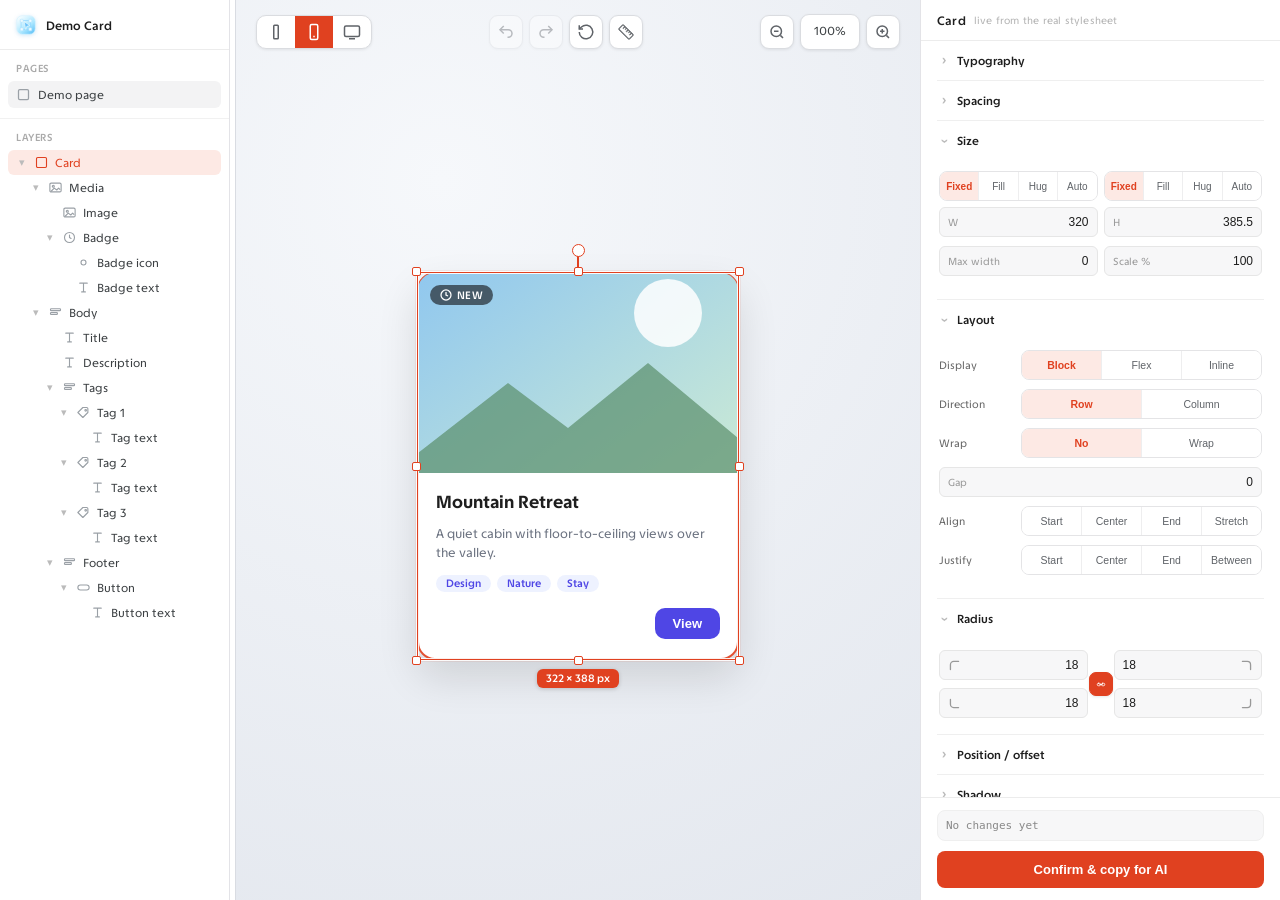
<file: skills/ui-tweaker/template/panel-template.html>
<!DOCTYPE html>
<html lang="en">
<!--
  ════════════════════════════════════════════════════════════════
  UI TWEAKER — fixed-interface template (panel-template.html)
  ════════════════════════════════════════════════════════════════
  This is the ui-tweaker skill's "frozen UI" template. Every time you
  open a control panel, copy this file and replace ONLY the marked
  ⟦PROJECT-SPECIFIC⟧ blocks below. Everything else (the three-pane
  panel, number boxes, PS-style linked radii, the left Layers tree,
  drag-to-scrub, alignment icons, all CSS and the builder JS) stays
  byte-for-byte identical so every project's panel looks the same.

  Spots to replace (search for the ⟦PROJECT-SPECIFIC⟧ markers):
    1. <title>
    2. font <link> (your project's actual fonts)
    3. stylesheet <link href> (your project's REAL CSS — never hand-copy values)
    4. preview DOM inside #card-stage (your real component markup; each
       atomic element gets data-pick)
    5. SEL map (pick key → selector used to query inside the widget)
    6. OUT_SEL map (pick key → CSS selector emitted in the confirm output)
    7. LAYERS tree (your real DOM decomposed to atomic level; LAYER_LABEL
       is derived automatically)
    8. confirm-output "component / source" strings
    9. #card-stage component reset CSS — ONLY needed when your real
       component is hidden / absolutely positioned in production (it
       resets it to a visible static element on the stage and wires the
       card-level transform var). For a normally-visible component you
       can leave the generic .demo-card rule as-is or adapt the selector.

  As shipped, this template is wired to the generic demo component in
  ../../../examples/demo.css so you can open it and see the panel work.
  Everything else must stay untouched.
  ════════════════════════════════════════════════════════════════
-->
<head>
<meta charset="UTF-8">
<meta name="viewport" content="width=device-width, initial-scale=1">
<!-- ⟦PROJECT-SPECIFIC #1: title⟧ -->
<title>UI Tweaker — Demo Card</title>

<!-- ⟦PROJECT-SPECIFIC #2: replace with your project's actual font links⟧ -->
<link rel="preconnect" href="https://fonts.googleapis.com">
<link rel="preconnect" href="https://fonts.gstatic.com" crossorigin>
<link href="https://fonts.googleapis.com/css2?family=TASA+Explorer:wght@400..800&display=swap" rel="stylesheet">

<!-- ⟦PROJECT-SPECIFIC #3: link your project's REAL stylesheet so the browser resolves the full cascade (including every !important override layer). Never hand-copy values into this file's <style>. Shipped pointing at the generic demo component.⟧ -->
<link rel="stylesheet" href="../../../examples/demo.css">

<style>
  /* ===== Tweaker shell (does not affect the component own styles) ===== */
	  :root {
	    color-scheme: light;
	    --tw-accent:#e04120;
	    --tw-accent-strong:#b93419;
	    --tw-accent-soft:#fde9e4;
	    --tw-accent-softer:#fdf2ef;
	    --tw-accent-glow:rgba(224,65,32,.15);
	    --tw-accent-frame:rgba(224,65,32,.9);
	    --tw-accent-frame-strong:rgba(224,65,32,.95);
	    --tw-accent-frame-soft:rgba(224,65,32,.1);
	  }
  html, body.tw-body { background:#e9ecf1; margin:0; }
  body.tw-body { font-family: 'TASA Explorer','Chiron Hei HK','Chocolate Classical Sans',sans-serif; }
  .tw-wrap { display:grid; grid-template-columns: var(--tw-left-w, 230px) 6px 1fr 360px; gap:0; height:100vh; }

  /* ===== Left: Pages / Layers (Figma style) ===== */
  .tw-layers { grid-column:1; background:#fff; border-right:1px solid #e3e3e7; overflow:auto; display:flex; flex-direction:column; min-width:0; }
  .tw-left-resizer { grid-column:2; cursor:col-resize; background:#fff; border-right:1px solid #d9dce2; position:relative; z-index:8; }
  .tw-left-resizer::after { content:""; position:absolute; inset:0 2px; border-radius:99px; }
	  .tw-left-resizer:hover::after, .tw-left-resizer.dragging::after { background:var(--tw-accent); }
  .tw-lay-top { flex:none; display:flex; align-items:center; gap:8px; padding:13px 14px 12px; border-bottom:1px solid #ececec; font-size:12.5px; font-weight:600; color:#1e1e1e; }
  .tw-lay-top .tw-lay-emoji { font-size:14px; }
  .tw-brand-logo { flex:none; width:24px; height:24px; border-radius:7px; filter:drop-shadow(0 1px 2px rgba(60,150,215,.22)); }
  .tw-brand-logo .glass { fill:url(#tw-logo-glass); stroke:#d8f4ff; stroke-width:1.4; }
  .tw-brand-logo .frame { fill:none; stroke:#92d7ff; stroke-width:1.35; stroke-linecap:round; stroke-linejoin:round; }
  .tw-brand-logo .handle { fill:#eefaff; stroke:#9edcff; stroke-width:.8; }
  .tw-brand-logo .cursor { fill:#6cc3fb; stroke:#f4fcff; stroke-width:1.2; stroke-linejoin:round; }
  .tw-lay-sec { padding:10px 8px; border-bottom:1px solid #f1f1f1; min-width:0; }
  .tw-lay-sec:last-child { border-bottom:none; }
  .tw-lay-h { font-size:10.5px; font-weight:600; letter-spacing:.5px; color:#aaa; text-transform:uppercase; padding:2px 8px 6px; }
  .tw-lay-page { display:flex; align-items:center; gap:7px; padding:6px 8px; border-radius:6px; font-size:12px; color:#3c4043; background:#f3f3f4; cursor:default; }
  .tw-lay-row { position:relative; overflow:hidden; display:flex; align-items:center; gap:6px; padding:5px 8px; border-radius:6px; font-size:12px; color:#3c4043; cursor:pointer; white-space:nowrap; user-select:none; min-width:0; }
  .tw-lay-row:hover { background:#f3f3f4; }
	  .tw-lay-row.on { background:var(--tw-accent-soft); color:var(--tw-accent); }
	  .tw-lay-row.on .tw-lay-ico { color:var(--tw-accent); }
  .tw-lay-row.hidden { opacity:.46; }
  .tw-lay-caret { width:12px; flex:none; color:#bbb; font-size:11px; line-height:1; text-align:center; cursor:pointer; }
  .tw-lay-caret.leaf { visibility:hidden; }
  .tw-lay-ico { flex:none; color:#9aa0a6; display:flex; }
  .tw-lay-ico svg { width:15px; height:15px; }
  .tw-lay-name { flex:1 1 auto; min-width:0; overflow:hidden; text-overflow:ellipsis; white-space:nowrap; }
  .tw-lay-eye { position:absolute; right:6px; top:50%; transform:translateY(-50%); width:20px; height:20px; border:0; border-radius:5px; background:#f3f3f4; color:#9aa0a6; cursor:pointer; display:flex; align-items:center; justify-content:center; opacity:0; pointer-events:none; box-shadow:-8px 0 10px #f3f3f4; }
	  .tw-lay-row.on .tw-lay-eye { background:var(--tw-accent-soft); box-shadow:-8px 0 10px var(--tw-accent-soft); }
  .tw-lay-row:hover .tw-lay-eye, .tw-lay-eye:focus-visible { opacity:1; pointer-events:auto; }
  .tw-lay-eye:hover { background:#e8eaed; color:#3c4043; }
  .tw-lay-eye svg { width:14px; height:14px; stroke:currentColor; fill:none; stroke-width:2; stroke-linecap:round; stroke-linejoin:round; }
  .tw-lay-children { display:block; }
  .tw-lay-children.collapsed { display:none; }
  .tw-left { grid-column:3; position:relative; display:flex; flex-direction:column; align-items:flex-start; justify-content:flex-start; overflow:auto; padding:88px 56px 56px; background:
      radial-gradient(circle at 30% 20%, #f6f8fb, #e3e7ee); }
  .tw-left.space-pan { cursor:grab; }
  .tw-left.is-panning, .tw-left.is-panning * { cursor:grabbing !important; user-select:none !important; }
  .tw-left.space-pan #card-stage { pointer-events:none; }
  .tw-left.space-pan #tw-tbox, .tw-left.space-pan #tw-selected { pointer-events:none; }
  .tw-layer-hidden { visibility:hidden !important; }
  .tw-right { grid-column:4; background:#fff; border-left:1px solid #e3e3e7; overflow:hidden; padding:0; display:flex; flex-direction:column; height:100vh; box-sizing:border-box; }

  /* Preview control bar (device width + undo/redo) */
  .tw-toolbar { position:fixed; top:14px; left:calc(var(--tw-left-w, 230px) + 6px); right:360px; display:flex; justify-content:space-between; gap:14px; align-items:center; z-index:100002; padding:0 20px; box-sizing:border-box; pointer-events:none; }
  .tw-toolbar > * { pointer-events:auto; }
  .tw-tb-center { display:flex; gap:14px; align-items:center; }
  .tw-seg { display:flex; background:#fff; border:1px solid #dadce0; border-radius:10px; overflow:hidden; box-shadow:0 1px 3px rgba(0,0,0,.08); }
  .tw-seg button { border:none; background:transparent; padding:7px 10px; cursor:pointer; color:#5f6368; display:flex; }
	  .tw-seg button.on { background:var(--tw-accent); color:#fff; }
  .tw-seg button svg { width:18px; height:18px; }
  .tw-hist { display:flex; gap:6px; }
  .tw-hist button { width:34px; height:34px; border-radius:9px; border:1px solid #dadce0; background:#fff; cursor:pointer; color:#5f6368; box-shadow:0 1px 3px rgba(0,0,0,.08); display:flex; align-items:center; justify-content:center; }
  .tw-hist button:disabled { opacity:.4; cursor:default; }
  .tw-hist button svg { width:18px; height:18px; }
  .tw-hist #btn-guide svg { width:20px; height:20px; }
	  .tw-hist button.on { background:var(--tw-accent); border-color:var(--tw-accent); color:#fff; }
  #multi-align[hidden] { display:none; }
  .tw-multi-div { width:1px; align-self:stretch; background:#dadce0; margin:2px 2px; }
  /* Zoom view (scales the preview only, not the whole page) */
  .tw-zoom { display:flex; gap:6px; align-items:center; }
  .tw-zoom button { width:34px; height:34px; border-radius:9px; border:1px solid #dadce0; background:#fff; cursor:pointer; color:#5f6368; box-shadow:0 1px 3px rgba(0,0,0,.08); display:flex; align-items:center; justify-content:center; }
  .tw-zoom button svg { width:18px; height:18px; }
  .tw-zoom #zoom-val { min-width:46px; text-align:center; font-size:12px; color:#3c4043; background:#fff; border:1px solid #dadce0; border-radius:9px; height:34px; line-height:32px; cursor:pointer; box-shadow:0 1px 3px rgba(0,0,0,.08); padding:0 6px; }

  /* One-click alignment tools (icon buttons) */
  .tw-align { margin:4px 0 11px; display:flex; flex-direction:column; gap:8px; }
  .tw-align-grp { display:flex; align-items:center; gap:4px; }
  .tw-align-lbl { font-size:11px; color:#999; width:56px; flex:none; }
  .tw-align-grp button { width:30px; height:28px; padding:0; border-radius:6px; border:1px solid #e6e6e6; background:#f7f7f8; color:#5f6368; cursor:pointer; display:flex; align-items:center; justify-content:center; transition:.12s; }
  .tw-align-grp button svg { width:17px; height:17px; }
  .tw-align-grp button:hover { background:#ececef; border-color:#d6d6d8; }
	  .tw-align-grp button.on { background:var(--tw-accent); border-color:var(--tw-accent); color:#fff; }
  .tw-icon-tools { margin:4px 0 11px; display:flex; flex-direction:column; gap:8px; }
  .tw-icon-tool-row { display:grid; grid-template-columns:72px 1fr; gap:8px; align-items:center; }
  .tw-icon-tool-row .tw-align-lbl { width:auto; }
  .tw-icon-btns { display:flex; border:1px solid #e4e4e6; border-radius:9px; overflow:hidden; background:#fff; }
  .tw-icon-btns button { flex:1; min-width:0; height:32px; border:0; border-right:1px solid #eeeeef; background:#fff; color:#5f6368; cursor:pointer; display:flex; align-items:center; justify-content:center; }
  .tw-icon-btns button:last-child { border-right:0; }
  .tw-icon-btns button:hover { background:#f4f4f5; }
	  .tw-icon-btns button.on { background:var(--tw-accent-soft); color:var(--tw-accent); }
  .tw-icon-btns svg { width:17px; height:17px; stroke:currentColor; fill:none; stroke-width:1.8; stroke-linecap:round; stroke-linejoin:round; }

  /* ⟦PROJECT-SPECIFIC #9: component stage reset⟧
     Only needed when your real component is hidden / absolutely positioned in
     production. This resets it to a visible static element on the stage and wires
     the card-level transform var (--tw-card-transform). Swap `.demo-card` for your
     real root selector; drop the visibility/position overrides if your component is
     already visible & static. Keep the transform line so card-level transform works. */
  #card-stage { display:flex; align-items:center; justify-content:center; flex:none; margin:auto; }
  #card-stage .demo-card {
    position: relative !important;
    left:auto !important; right:auto !important; top:auto !important; bottom:auto !important;
    transform: var(--tw-card-transform, none) !important;
    transform-origin: center center !important;
    margin:0 !important;
    opacity:1 !important; visibility:visible !important; pointer-events:auto !important;
  }
  /* Alignment guides */
	  .tw-guide { position:absolute; background:var(--tw-accent); z-index:9; opacity:0; transition:opacity .15s; pointer-events:none; }
  .tw-guide.vx { width:1px; top:0; bottom:0; left:50%; }
  .tw-guide.hy { height:1px; left:0; right:0; top:50%; }
  .tw-guide.show { opacity:.7; }
	  .tw-guide-label { position:absolute; top:8px; left:50%; transform:translateX(-50%); background:var(--tw-accent); color:#fff; font-size:11px; padding:2px 8px; border-radius:6px; z-index:10; opacity:0; transition:opacity .15s; pointer-events:none; }
  .tw-guide-label.show { opacity:1; }
  #tw-smart { position:absolute; left:0; top:0; width:0; height:0; z-index:99998; pointer-events:none; }
  .tw-smart-line { position:absolute; background:rgba(34,214,111,.5); box-shadow:0 0 0 1px rgba(34,214,111,.09); display:none; }
  .tw-smart-line.v { width:1.5px; top:0; }
  .tw-smart-line.h { height:1.5px; left:0; }
  .tw-smart-line.show { display:block; }
  .tw-smart-tip { position:absolute; display:none; padding:4px 8px; border-radius:6px; background:#202124; color:#fff; font-size:11px; font-weight:600; line-height:1; white-space:nowrap; box-shadow:0 2px 8px rgba(0,0,0,.2); }
  .tw-smart-tip.show { display:block; }
  #tw-rulers { position:absolute; left:0; top:0; width:0; height:0; z-index:99996; pointer-events:none; display:none; color:#5f6368; font-size:10px; font-weight:600; user-select:none; }
  #tw-rulers.show { display:block; }
  .tw-ruler-h, .tw-ruler-v { position:absolute; background-color:rgba(238,238,235,.96); box-shadow:0 1px 2px rgba(0,0,0,.12); pointer-events:auto; }
  .tw-ruler-h {
    height:24px;
    background:
      repeating-linear-gradient(90deg, transparent 0 calc(var(--tw-ruler-minor, 10px) - 1px), rgba(32,33,36,.72) calc(var(--tw-ruler-minor, 10px) - 1px) var(--tw-ruler-minor, 10px)) left bottom/100% 9px no-repeat,
      repeating-linear-gradient(90deg, transparent 0 calc(var(--tw-ruler-major, 50px) - 1px), rgba(32,33,36,.9) calc(var(--tw-ruler-major, 50px) - 1px) var(--tw-ruler-major, 50px)) left bottom/100% 17px no-repeat,
      rgba(238,238,235,.96);
    border-bottom:1px solid rgba(32,33,36,.22);
    cursor:ns-resize;
  }
  .tw-ruler-v {
    width:24px;
    background:
      repeating-linear-gradient(0deg, transparent 0 calc(var(--tw-ruler-minor, 10px) - 1px), rgba(32,33,36,.72) calc(var(--tw-ruler-minor, 10px) - 1px) var(--tw-ruler-minor, 10px)) right top/9px 100% no-repeat,
      repeating-linear-gradient(0deg, transparent 0 calc(var(--tw-ruler-major, 50px) - 1px), rgba(32,33,36,.9) calc(var(--tw-ruler-major, 50px) - 1px) var(--tw-ruler-major, 50px)) right top/17px 100% no-repeat,
      rgba(238,238,235,.96);
    border-right:1px solid rgba(32,33,36,.22);
    cursor:ew-resize;
  }
  .tw-ruler-corner { position:absolute; width:24px; height:24px; background:rgba(238,238,235,.98); border-right:1px solid rgba(32,33,36,.22); border-bottom:1px solid rgba(32,33,36,.22); box-shadow:0 1px 2px rgba(0,0,0,.08); pointer-events:none; }
	  .tw-ruler-guide { position:absolute; background:rgba(224,65,32,.55); pointer-events:auto; }
  .tw-ruler-guide.v { width:1px; top:0; cursor:ew-resize; }
  .tw-ruler-guide.h { height:1px; left:0; cursor:ns-resize; }
  .tw-ruler-guide.dragging { background:rgba(74,222,128,.9); }
  .tw-ruler-guide.selected { background:rgba(134,239,172,.95); }
	  .tw-ruler-readout { position:absolute; z-index:100003; display:none; padding:3px 7px; border-radius:6px; background:var(--tw-accent); color:#fff; font-size:11px; line-height:1; white-space:nowrap; box-shadow:0 2px 8px rgba(0,0,0,.18); pointer-events:none; }
  .tw-ruler-readout.show { display:block; }
  .tw-menu { position:fixed; z-index:100010; min-width:178px; padding:6px; border-radius:10px; background:#202124; color:#f8fafd; box-shadow:0 12px 34px rgba(0,0,0,.28); display:none; }
  .tw-menu.show { display:block; }
  .tw-menu button { width:100%; display:flex; align-items:center; justify-content:space-between; gap:18px; padding:8px 10px; border:0; border-radius:7px; background:transparent; color:inherit; font:inherit; font-size:12px; text-align:left; cursor:pointer; }
	  .tw-menu button:hover { background:var(--tw-accent); }
  .tw-menu button:disabled { color:#8b9098; cursor:default; }
  .tw-menu button:disabled:hover { background:transparent; }
  .tw-menu .tw-menu-sep { height:1px; margin:6px 2px; background:rgba(255,255,255,.14); }

  /* Preview element selection hint (low-noise: inner outline, does not pollute box-shadow) */
	  .tw-pick { outline:2px solid var(--tw-accent-frame); outline-offset:-2px; }
  #tw-selected { position:absolute; left:0; top:0; width:0; height:0; z-index:99997; pointer-events:none; overflow:visible; }
	  .tw-sel-frame { position:absolute; box-sizing:border-box; border:1.5px solid var(--tw-accent-frame-strong); box-shadow:0 0 0 2px rgba(224,65,32,.08); pointer-events:none; }

  /* ===== Transform box (selection box -> scale/move/rotate, does not pollute box-shadow: pure overlay) ===== */
  /* The transform box must paint above every child of the preview component; if the component itself has a high z-index (e.g. a card with z-index:100), this must be higher */
  #tw-tbox { position:absolute; z-index:99999; pointer-events:none; display:none; }
  #tw-tbox.on { display:block; }
	  .tw-tbox-frame { position:absolute; inset:0; border:1.5px solid var(--tw-accent); pointer-events:none; box-sizing:border-box; box-shadow:0 0 0 1px rgba(255,255,255,.9), inset 0 0 0 1px rgba(255,255,255,.9); }
  .tw-tbox-body { position:absolute; inset:0; pointer-events:auto; cursor:move; z-index:1; }
	  .tw-tbox-h { position:absolute; width:9px; height:9px; box-sizing:border-box; background:#fff; border:1.5px solid var(--tw-accent); border-radius:2px; pointer-events:auto; z-index:3; }
  .tw-tbox-h.e-nw{ left:-5px;  top:-5px;    cursor:nwse-resize; }
  .tw-tbox-h.e-n { left:50%;   top:-5px;    margin-left:-4.5px; cursor:ns-resize; }
  .tw-tbox-h.e-ne{ right:-5px; top:-5px;    cursor:nesw-resize; }
  .tw-tbox-h.e-e { right:-5px; top:50%;     margin-top:-4.5px;  cursor:ew-resize; }
  .tw-tbox-h.e-se{ right:-5px; bottom:-5px; cursor:nwse-resize; }
  .tw-tbox-h.e-s { left:50%;   bottom:-5px; margin-left:-4.5px; cursor:ns-resize; }
  .tw-tbox-h.e-sw{ left:-5px;  bottom:-5px; cursor:nesw-resize; }
  .tw-tbox-h.e-w { left:-5px;  top:50%;     margin-top:-4.5px;  cursor:ew-resize; }
	  .tw-tbox-rotline { position:absolute; left:50%; top:-16px; width:1.5px; height:16px; margin-left:-.75px; background:var(--tw-accent); pointer-events:none; z-index:2; }
	  .tw-tbox-rot { position:absolute; left:50%; top:-28px; width:13px; height:13px; margin-left:-6.5px; box-sizing:border-box; border-radius:50%; border:1.5px solid var(--tw-accent); background:#fff; pointer-events:auto; cursor:grab; z-index:3; }
	  .tw-tbox-size { position:absolute; left:50%; top:100%; transform:translate(-50%,9px); background:var(--tw-accent); color:#fff; font-size:11px; font-weight:600; line-height:1; padding:4px 9px; border-radius:6px; white-space:nowrap; pointer-events:none; box-shadow:0 1px 4px rgba(0,0,0,.18); }
  /* Multi-select: keep only the outer frame + move, hide scale/rotate handles */
  #tw-tbox.multi .tw-tbox-h, #tw-tbox.multi .tw-tbox-rot, #tw-tbox.multi .tw-tbox-rotline { display:none; }
  #tw-hover { position:absolute; z-index:99998; pointer-events:none; display:none; }
  #tw-hover.on { display:block; }
	  .tw-hover-frame { position:absolute; inset:0; border:1.5px solid rgba(224,65,32,.72); box-sizing:border-box; box-shadow:0 0 0 2px var(--tw-accent-frame-soft); }

  /* ===== Right control panel (Figma style: three panes - fixed head, scrolling body, fixed footer) ===== */
  /* Title row: pinned to the top, does not scroll */
  .tw-h { flex:none; font-size:12.5px; font-weight:600; color:#1e1e1e; margin:0; padding:13px 16px 12px; display:flex; align-items:center; gap:8px; letter-spacing:.2px; background:#fff; border-bottom:1px solid #ececec; }
  .tw-h small { font-weight:400; color:#b3b3b3; font-size:10.5px; }

  /* Categories: flat collapsible sections split by thin rules; chevron on the left. Only this region scrolls */
  #panel { flex:1 1 auto; min-height:0; overflow-y:auto; padding:0 16px; }
  .tw-cat { border:none; border-bottom:1px solid #efefef; border-radius:0; margin:0; overflow:visible; }
  .tw-cat:last-child { border-bottom:none; }
  .tw-cat > summary { list-style:none; cursor:pointer; padding:12px 2px; font-size:12px; font-weight:600; color:#1e1e1e; background:transparent; display:flex; align-items:center; gap:8px; user-select:none; }
	  .tw-cat > summary:hover { color:var(--tw-accent); }
  .tw-cat > summary::-webkit-details-marker { display:none; }
  .tw-cat > summary::before { content:'›'; color:#bbb; font-size:15px; line-height:1; display:inline-block; width:10px; text-align:center; transition:transform .15s; }
  .tw-cat[open] > summary::before { transform:rotate(90deg); }
  .tw-cat-body { padding:2px 2px 14px; }

  .tw-row { margin:11px 0; }
  .tw-row label { display:flex; justify-content:space-between; align-items:center; font-size:11px; color:#666; margin-bottom:6px; gap:8px; }
  .tw-row label .val { color:#1e1e1e; font-variant-numeric:tabular-nums; font-size:11px; background:#f3f3f4; border:1px solid #e6e6e6; border-radius:5px; padding:1px 7px; min-width:44px; text-align:right; line-height:18px; }
	  .tw-row label .val.center { color:var(--tw-accent); background:var(--tw-accent-softer); border-color:rgba(224,65,32,.3); font-weight:600; }
	  .tw-row input[type=range] { width:100%; accent-color:var(--tw-accent); margin:0; height:4px; }
  .tw-row select, .tw-row input[type=color], .tw-row input[type=text] { width:100%; font-size:11.5px; padding:6px 8px; border:1px solid #e0e0e0; border-radius:6px; background:#fff; color:#1e1e1e; }
  .tw-row select:hover, .tw-row input[type=text]:hover { border-color:#c8c8c8; }
  .tw-color-row { display:flex; align-items:center; gap:8px; }
  .tw-color-row input[type=color]{ width:34px; height:28px; padding:0; flex:none; border-radius:6px; }
  .tw-color-row input[type=range]{ flex:1; }
  .tw-color-none { width:34px; height:28px; padding:0; border:1px solid #e0e0e0; border-radius:6px; background:#fff; color:#5f6368; cursor:pointer; display:flex; align-items:center; justify-content:center; flex:none; }
  .tw-color-none:hover { background:#f4f4f5; }
	  .tw-color-none.on { background:var(--tw-accent-soft); border-color:rgba(224,65,32,.35); color:var(--tw-accent); }
  .tw-color-none svg { width:18px; height:18px; display:block; }
  .tw-row.paint-none input[type=color] { opacity:.45; }

  /* Figma-style number boxes + grid layout */
  .tw-grid { display:grid; gap:6px; margin:9px 0; }
  .tw-sublabel { font-size:10px; color:#aaa; margin:11px 0 1px; letter-spacing:.4px; }
  .tw-field { display:flex; align-items:center; gap:6px; background:#f7f7f8; border:1px solid #e6e6e6; border-radius:6px; padding:0 8px; height:30px; box-sizing:border-box; transition:border-color .12s, box-shadow .12s, background .12s; }
  .tw-field:hover { border-color:#d0d0d2; }
	  .tw-field:focus-within { border-color:var(--tw-accent); background:#fff; box-shadow:0 0 0 2px var(--tw-accent-glow); }
  .tw-field-ico { font-size:10.5px; color:#999; flex:none; white-space:nowrap; user-select:none; }
  .tw-field-ico.scrub { cursor:ew-resize; }
	  .tw-field-ico.scrub:hover { color:var(--tw-accent); }
  .tw-field-inp { flex:1; min-width:0; width:100%; border:none; background:transparent; outline:none; font-size:12px; color:#1e1e1e; padding:0; text-align:right; font-variant-numeric:tabular-nums; }
  .tw-text-edit { margin:2px 0 12px; }
  .tw-text-edit label { display:block; font-size:10.5px; color:#777; margin-bottom:5px; }
  .tw-text-edit input { width:100%; box-sizing:border-box; height:32px; border:1px solid #e0e0e0; border-radius:7px; background:#fff; color:#1e1e1e; font-size:12px; padding:0 9px; outline:none; }
	  .tw-text-edit input:focus { border-color:var(--tw-accent); box-shadow:0 0 0 2px rgba(224,65,32,.13); }
	  .tw-field.center { border-color:rgba(224,65,32,.3); background:var(--tw-accent-softer); }
	  .tw-field.center .tw-field-ico { color:var(--tw-accent); }
	  .tw-field.center .tw-field-inp { color:var(--tw-accent); font-weight:600; }
  .tw-field-ico svg { display:block; }

  /* Layout logic controls */
  .tw-size-axis { display:flex; flex-direction:column; gap:6px; min-width:0; }
  .tw-seg-row { margin:9px 0; display:grid; grid-template-columns:74px minmax(0,1fr); gap:8px; align-items:center; }
  .tw-seg-label { font-size:11px; color:#666; min-width:0; overflow:hidden; text-overflow:ellipsis; white-space:nowrap; }
  .tw-mini-seg { display:flex; min-width:0; border:1px solid #e4e4e6; border-radius:8px; overflow:hidden; background:#fff; }
  .tw-mini-seg button { flex:1 1 0; min-width:0; height:28px; padding:0 6px; border:0; border-right:1px solid #eeeeef; background:#fff; color:#5f6368; font-size:10.5px; cursor:pointer; overflow:hidden; text-overflow:ellipsis; white-space:nowrap; }
  .tw-mini-seg button:last-child { border-right:0; }
  .tw-mini-seg button svg { display:block; margin:0 auto; width:15px; height:15px; }
  .tw-mini-seg button:hover { background:#f4f4f5; }
	  .tw-mini-seg button.on { background:var(--tw-accent-soft); color:var(--tw-accent); font-weight:600; }
  .tw-size-axis .tw-seg-row { grid-template-columns:1fr; gap:4px; margin:0; }
  .tw-size-axis .tw-seg-label { display:none; }
  .tw-size-axis .tw-mini-seg button { font-size:10px; padding:0 4px; }

  /* PS-style radius: 2x2 corners + center link */
  .tw-radius { margin:10px 0 2px; }
  .tw-radius-grid { position:relative; display:grid; grid-template-columns:repeat(2,minmax(0,1fr)); column-gap:26px; row-gap:8px; }
  .tw-radius-grid .tw-field:nth-child(2), .tw-radius-grid .tw-field:nth-child(4) { flex-direction:row-reverse; }
  .tw-radius-grid .tw-field:nth-child(2) .tw-field-inp, .tw-radius-grid .tw-field:nth-child(4) .tw-field-inp { text-align:left; }
  .tw-radius-link { position:absolute; left:50%; top:50%; transform:translate(-50%,-50%); width:24px; height:24px; border-radius:7px; border:1px solid #e6e6e6; background:#fff; color:#9aa0a6; cursor:pointer; display:flex; align-items:center; justify-content:center; z-index:2; box-shadow:0 1px 3px rgba(0,0,0,.1); transition:.12s; }
  .tw-radius-link:hover { border-color:#c8c8c8; color:#5f6368; }
	  .tw-radius-link.on { background:var(--tw-accent); border-color:var(--tw-accent); color:#fff; }

  /* Multi-layer shadow */
  .tw-shadow-layer { border:1px solid #ededed; border-radius:8px; padding:8px 10px 10px; margin:8px 0; background:#fafafb; }
  .tw-shadow-layer[open] { padding-bottom:10px; }
  .tw-shadow-layer:not([open]) { padding-bottom:8px; }
  .tw-shadow-head { display:flex; align-items:center; justify-content:space-between; gap:8px; margin:1px 0 6px; cursor:pointer; list-style:none; }
  .tw-shadow-head::-webkit-details-marker { display:none; }
  .tw-shadow-head::before { content:'›'; color:#9aa0a6; font-size:15px; line-height:1; transform:rotate(0deg); transition:transform .12s; }
  .tw-shadow-layer[open] .tw-shadow-head::before { transform:rotate(90deg); }
  .tw-shadow-head span { font-size:11px; font-weight:600; color:#1e1e1e; flex:1; }
  .tw-shadow-actions { display:flex; align-items:center; gap:5px; }
  .tw-shadow-eye, .tw-shadow-del { width:24px; height:24px; border:1px solid #e1e1e3; border-radius:7px; background:#fff; color:#5f6368; cursor:pointer; display:flex; align-items:center; justify-content:center; padding:0; }
  .tw-shadow-eye.off { opacity:.45; }
  .tw-shadow-del { color:#c5221f; border-color:#f0c8c4; background:#fff7f6; }
  .tw-shadow-eye svg, .tw-shadow-del svg { width:14px; height:14px; stroke:currentColor; fill:none; stroke-width:2; stroke-linecap:round; stroke-linejoin:round; }
  .tw-shadow-body.off { opacity:.46; }
  .tw-shadow-inset label { cursor:pointer; align-items:center; }
	  .tw-shadow-inset input[type=checkbox]{ accent-color:var(--tw-accent); width:14px; height:14px; }
  .tw-shadow-empty { font-size:11px; color:#aaa; padding:4px 0 6px; }
  .tw-shadow-section-title { margin:9px 0 5px; color:#6b7280; font-size:12px; font-weight:700; }
  .tw-shadow-section-title:first-child { margin-top:0; }
  .tw-empty { font-size:12px; color:#8a8f98; padding:14px 2px; }
	  .tw-add-shadow { width:100%; margin-top:4px; padding:8px; font-size:11px; border:1px dashed #cfcfcf; border-radius:8px; background:#fafafb; color:var(--tw-accent); cursor:pointer; }
  .tw-add-shadow:hover { background:#f2f3f4; }
  .tw-effect-layer { border:1px solid #ededed; border-radius:8px; padding:8px 10px 10px; margin:8px 0; background:#fafafb; }
  .tw-effect-head { display:grid; grid-template-columns:24px 1fr 28px; gap:7px; align-items:center; margin-bottom:8px; }
  .tw-effect-eye, .tw-effect-del { height:26px; border:1px solid #e1e1e3; border-radius:7px; background:#fff; color:#5f6368; cursor:pointer; display:flex; align-items:center; justify-content:center; }
  .tw-effect-eye.off { opacity:.45; }
  .tw-effect-eye svg, .tw-effect-del svg { width:15px; height:15px; stroke:currentColor; fill:none; stroke-width:2; stroke-linecap:round; stroke-linejoin:round; }
  .tw-effect-head select { width:100%; height:28px; border:1px solid #e0e0e0; border-radius:7px; background:#fff; color:#1e1e1e; font-size:11.5px; padding:0 8px; }
	  .tw-add-effect { width:100%; margin-top:4px; padding:8px; font-size:11px; border:1px dashed #cfcfcf; border-radius:8px; background:#fafafb; color:var(--tw-accent); cursor:pointer; }
  .tw-gradient-row { margin:11px 0; }
  .tw-gradient-row label { display:block; font-size:11px; color:#666; margin-bottom:6px; }
  .tw-grad-head { display:flex; align-items:center; justify-content:space-between; margin-bottom:7px; font-size:11px; color:#666; }
  .tw-grad-remove { border:0; background:#f3f3f4; color:#9aa0a6; width:20px; height:20px; border-radius:5px; cursor:pointer; font-size:11px; line-height:1; padding:0; }
  .tw-grad-remove:hover { background:#ececef; color:#5f6368; }
  .tw-add-grad { margin-top:0; }
  .tw-gradient-bar { position:relative; height:22px; border-radius:999px; border:1px solid #d8d8dc; box-shadow:inset 0 0 0 1px rgba(255,255,255,.45); margin-bottom:9px; overflow:visible; cursor:crosshair; }
  .tw-grad-stop { position:absolute; top:50%; width:22px; height:22px; border-radius:999px; border:2px solid #fff; box-shadow:0 1px 8px rgba(32,33,36,.22); transform:translate(-50%,-50%); cursor:ew-resize; padding:0; }
	  .tw-grad-stop.on { outline:2px solid var(--tw-accent); outline-offset:2px; }
  .tw-gradient-controls { display:grid; grid-template-columns:34px 1fr 34px 1fr; gap:7px; align-items:center; }
  .tw-gradient-controls input[type=color] { width:34px; height:28px; padding:0; border:1px solid #e0e0e0; border-radius:6px; background:#fff; }
	  .tw-gradient-controls input[type=range] { width:100%; accent-color:var(--tw-accent); }
  .tw-gradient-bar:focus { outline:none; }
  .tw-gs-controls { display:flex; align-items:center; gap:7px; margin-top:2px; }
  .tw-gs-color { width:34px; height:28px; padding:0; border:1px solid #e0e0e0; border-radius:6px; background:#fff; flex:none; cursor:pointer; }
  .tw-gs-alpha { flex:1 1 auto; min-width:40px; accent-color:var(--tw-accent); }
  .tw-gs-posbox { display:inline-flex; align-items:center; gap:2px; flex:none; }
  .tw-gs-posbox input { width:42px; font-size:11px; padding:3px 4px; border:1px solid #e0e0e0; border-radius:6px; text-align:right; }
  .tw-gs-posbox i { font-size:10px; color:#999; font-style:normal; }
  .tw-gs-del { flex:none; width:24px; height:24px; border:0; border-radius:6px; background:#f3f3f4; color:#9aa0a6; cursor:pointer; font-size:11px; }
  .tw-gs-del:hover { background:#fde7e2; color:#c0392b; }
  .tw-gs-hint { font-size:10px; color:#aaa; margin-top:5px; line-height:1.4; }
  .tw-hidden { display:none !important; }

  .tw-confirm { flex:none; margin:0; padding:12px 16px; background:#fff; border-top:1px solid #ececec; }
  .tw-summary { font-size:11px; color:#888; max-height:84px; overflow:auto; white-space:pre-wrap; background:#f7f7f8; border:1px solid #efefef; border-radius:8px; padding:8px; margin-bottom:10px; font-family: ui-monospace, monospace; }
	  .tw-confirm button { width:100%; padding:11px; border:none; border-radius:8px; background:var(--tw-accent); color:#fff; font-size:13px; font-weight:600; cursor:pointer; transition:background .12s; }
	  .tw-confirm button:hover { background:var(--tw-accent-strong); }
	  .tw-confirm button.copied { background:#1f9d3a; }
  .tw-toast { position:fixed; bottom:18px; left:50%; transform:translateX(-50%) translateY(20px); background:#202124; color:#fff; font-size:12.5px; padding:9px 16px; border-radius:999px; opacity:0; transition:.25s; z-index:50; pointer-events:none; }
  .tw-toast.show { opacity:1; transform:translateX(-50%) translateY(0); }
</style>
</head>
<body class="tw-body">
<div class="tw-wrap">
  <!-- ============ Far left: Pages / Layers ============ -->
  <div class="tw-layers">
    <!-- ⟦PROJECT-SPECIFIC: brand logo + component name shown at the top of the panel⟧ -->
    <div class="tw-lay-top"><svg class="tw-brand-logo" viewBox="0 0 48 48" aria-hidden="true"><defs><linearGradient id="tw-logo-glass" x1="10" y1="8" x2="38" y2="42" gradientUnits="userSpaceOnUse"><stop stop-color="#f7fdff"/><stop offset=".58" stop-color="#aee8ff"/><stop offset="1" stop-color="#5fc1f7"/></linearGradient></defs><rect class="glass" x="5.5" y="5.5" width="37" height="37" rx="11"/><path class="frame" d="M15 15h18v18H15z"/><rect class="handle" x="12.5" y="12.5" width="6" height="6" rx="1.7"/><rect class="handle" x="29.5" y="12.5" width="6" height="6" rx="1.7"/><rect class="handle" x="12.5" y="29.5" width="6" height="6" rx="1.7"/><rect class="handle" x="29.5" y="29.5" width="6" height="6" rx="1.7"/><path class="cursor" d="M20.4 17.4 31.7 25l-6.1 1.7-2.1 6.2z"/></svg>Demo Card</div>
    <div class="tw-lay-sec">
      <div class="tw-lay-h">Pages</div>
      <div class="tw-lay-page"><span class="tw-lay-ico"><svg viewBox="0 0 24 24" fill="none" stroke="currentColor" stroke-width="2"><rect x="4" y="4" width="16" height="16" rx="2"/></svg></span>Demo page</div>
    </div>
    <div class="tw-lay-sec">
      <div class="tw-lay-h">Layers</div>
      <div id="layer-tree"></div>
    </div>
  </div>
  <div class="tw-left-resizer" id="tw-left-resizer" title="Drag to resize layers panel"></div>
  <!-- ============ Center: live component preview ============ -->
  <div class="tw-left" id="tw-left">
    <div class="tw-toolbar">
      <div class="tw-seg" id="dev-seg">
        <button data-w="300" title="Narrow"><svg viewBox="0 0 24 24" fill="none" stroke="currentColor" stroke-width="2"><rect x="9" y="3" width="6" height="18" rx="1"/></svg></button>
        <button data-w="390" class="on" title="Mobile"><svg viewBox="0 0 24 24" fill="none" stroke="currentColor" stroke-width="2"><rect x="7" y="2" width="10" height="20" rx="2"/><line x1="11" y1="18" x2="13" y2="18"/></svg></button>
        <button data-w="760" title="Wide"><svg viewBox="0 0 24 24" fill="none" stroke="currentColor" stroke-width="2"><rect x="2" y="4" width="20" height="14" rx="2"/><line x1="8" y1="21" x2="16" y2="21"/></svg></button>
      </div>
      <div class="tw-tb-center">
      <div class="tw-hist">
        <button id="btn-undo" title="Undo"><svg viewBox="0 0 24 24" fill="none" stroke="currentColor" stroke-width="2"><path d="M9 14L4 9l5-5"/><path d="M4 9h11a5 5 0 0 1 0 10h-1"/></svg></button>
        <button id="btn-redo" title="Redo"><svg viewBox="0 0 24 24" fill="none" stroke="currentColor" stroke-width="2"><path d="M15 14l5-5-5-5"/><path d="M20 9H9a5 5 0 0 0 0 10h1"/></svg></button>
        <button id="btn-reset" title="Reset (restore values from before tweaking)"><svg viewBox="0 0 24 24" fill="none" stroke="currentColor" stroke-width="2"><path d="M3 12a9 9 0 1 0 3-6.7L3 8"/><path d="M3 3v5h5"/></svg></button>
        <button id="btn-guide" title="Show/hide rulers (Ctrl/⌘+R)"><svg viewBox="0 0 24 24" fill="currentColor" stroke="currentColor" stroke-width=".55" stroke-linejoin="round" aria-hidden="true"><path d="M9.479,3.5a1.5,1.5,0,0,0-2.12,0L3.5,7.35a1.516,1.516,0,0,0-.44,1.06A1.5,1.5,0,0,0,3.5,9.47L14.519,20.5a1.509,1.509,0,0,0,2.13,0l3.85-3.86a1.491,1.491,0,0,0,0-2.12ZM8.359,7.08a.5.5,0,0,0,0,.71.524.524,0,0,0,.71,0c.55-.56,1.09-1.1,1.65-1.64l1.25,1.25-.9.9a.483.483,0,0,0,0,.7.5.5,0,0,0,.71,0c.29-.3.6-.6.9-.89l1.25,1.25-1.64,1.65a.495.495,0,0,0,.7.7c.56-.55,1.1-1.09,1.65-1.64l1.25,1.25-.9.9a.524.524,0,0,0-.14.36.5.5,0,0,0,.14.35.513.513,0,0,0,.71,0l.9-.9,1.26,1.26-1.65,1.64a.5.5,0,0,0,.71.71c.55-.56,1.09-1.1,1.65-1.64l1.23,1.23a.5.5,0,0,1,0,.7l-3.86,3.86a.5.5,0,0,1-.71,0L4.209,8.77a.491.491,0,0,1-.15-.36.485.485,0,0,1,.15-.35L8.069,4.2a.508.508,0,0,1,.7,0l1.24,1.24Z"/><path d="M18.939,12.96l-.04-.04c.01,0,.01,0,.02.01S18.939,12.95,18.939,12.96Z"/></svg></button>
      </div>
      <div class="tw-hist tw-multi-bar" id="multi-align" hidden>
        <button data-ma="left" title="Align left"><svg viewBox="0 0 24 24" fill="currentColor"><rect x="3" y="4" width="2" height="16" rx="1"/><rect x="7" y="6" width="13" height="4" rx="1"/><rect x="7" y="14" width="8" height="4" rx="1"/></svg></button>
        <button data-ma="hcenter" title="Align horizontal center"><svg viewBox="0 0 24 24" fill="currentColor"><rect x="11" y="3" width="2" height="18" rx="1"/><rect x="5.5" y="6" width="13" height="4" rx="1"/><rect x="8" y="14" width="8" height="4" rx="1"/></svg></button>
        <button data-ma="right" title="Align right"><svg viewBox="0 0 24 24" fill="currentColor"><rect x="19" y="4" width="2" height="16" rx="1"/><rect x="4" y="6" width="13" height="4" rx="1"/><rect x="9" y="14" width="8" height="4" rx="1"/></svg></button>
        <span class="tw-multi-div"></span>
        <button data-ma="top" title="Align top"><svg viewBox="0 0 24 24" fill="currentColor"><rect x="4" y="3" width="16" height="2" rx="1"/><rect x="6" y="7" width="4" height="13" rx="1"/><rect x="14" y="7" width="4" height="8" rx="1"/></svg></button>
        <button data-ma="vcenter" title="Align vertical center"><svg viewBox="0 0 24 24" fill="currentColor"><rect x="3" y="11" width="18" height="2" rx="1"/><rect x="6" y="5.5" width="4" height="13" rx="1"/><rect x="14" y="8" width="4" height="8" rx="1"/></svg></button>
        <button data-ma="bottom" title="Align bottom"><svg viewBox="0 0 24 24" fill="currentColor"><rect x="4" y="19" width="16" height="2" rx="1"/><rect x="6" y="4" width="4" height="13" rx="1"/><rect x="14" y="9" width="4" height="8" rx="1"/></svg></button>
      </div>
      </div>
      <div class="tw-zoom">
        <button id="zoom-out" title="Zoom out"><svg viewBox="0 0 24 24" fill="none" stroke="currentColor" stroke-width="2"><circle cx="11" cy="11" r="7"/><line x1="8" y1="11" x2="14" y2="11"/><line x1="20" y1="20" x2="16.5" y2="16.5"/></svg></button>
        <span id="zoom-val" title="Click to reset to 100%">100%</span>
        <button id="zoom-in" title="Zoom in"><svg viewBox="0 0 24 24" fill="none" stroke="currentColor" stroke-width="2"><circle cx="11" cy="11" r="7"/><line x1="11" y1="8" x2="11" y2="14"/><line x1="8" y1="11" x2="14" y2="11"/><line x1="20" y1="20" x2="16.5" y2="16.5"/></svg></button>
      </div>
    </div>

    <div class="tw-guide vx" id="guide-x"></div>
    <div class="tw-guide hy" id="guide-y"></div>
    <div class="tw-guide-label" id="guide-label"></div>

    <div id="card-stage">
      <!-- ⟦PROJECT-SPECIFIC #4 START: preview DOM⟧
           Paste your component's REAL tags / classes / nesting (copy it from the
           JSX/JS that generates it — including icon SVGs, span wrappers, formatted
           strings). Every atomic, adjustable child gets data-pick="key". If the real
           code has a bare text node (can't be selected/styled on its own), wrap it in
           a classed span here, add data-pick, and note in the confirm output that the
           same span must be added to the real template when applying. Below is the
           generic demo card (styled by ../../../examples/demo.css). -->
      <article class="demo-card" id="demo-card">
        <div class="demo-card-media" data-pick="media">
          <img id="demo-card-img" data-pick="img" alt="">
          <span class="demo-card-badge" id="demo-card-badge" data-pick="badge"><svg data-pick="badgeIcon" viewBox="0 0 24 24" width="12" height="12" fill="none" stroke="currentColor" stroke-width="2.5"><circle cx="12" cy="12" r="10"></circle><polyline points="12 6 12 12 16 14"></polyline></svg> <span class="demo-card-badge-text" data-pick="badgeText">NEW</span></span>
        </div>
        <div class="demo-card-body">
          <h3 class="demo-card-title" id="demo-card-title" data-pick="title">Mountain Retreat</h3>
          <p class="demo-card-desc" id="demo-card-desc" data-pick="desc">A quiet cabin with floor-to-ceiling views over the valley.</p>
          <div class="demo-card-tags" id="demo-card-tags" data-pick="tags"><span class="demo-tag" data-pick="tag1"><span class="demo-tag-text" data-pick="tag1Text">Design</span></span><span class="demo-tag" data-pick="tag2"><span class="demo-tag-text" data-pick="tag2Text">Nature</span></span><span class="demo-tag" data-pick="tag3"><span class="demo-tag-text" data-pick="tag3Text">Stay</span></span></div>
          <div class="demo-card-footer">
            <button class="demo-card-btn" id="demo-card-btn" data-pick="btn" type="button"><span class="demo-card-btn-text" data-pick="btnText">View</span></button>
          </div>
        </div>
      </article>
      <!-- ⟦PROJECT-SPECIFIC #4 END⟧ -->
    </div>
  </div>

  <!-- ============ Right: control panel ============ -->
  <div class="tw-right">
    <div class="tw-h"><span id="cur-name">Card</span> <small>live from the real stylesheet</small></div>
    <div id="panel"></div>

    <div class="tw-confirm">
      <div class="tw-summary" id="summary">No changes yet</div>
      <button id="btn-confirm">Confirm &amp; copy for AI</button>
    </div>
  </div>
</div>
<div class="tw-toast" id="toast"></div>

<script>
(function(){
  'use strict';
  // Placeholder image (so the demo <img> isn't empty)
  document.getElementById('demo-card-img').src =
    'data:image/svg+xml;utf8,' + encodeURIComponent('<svg xmlns="http://www.w3.org/2000/svg" width="320" height="240"><defs><linearGradient id="g" x1="0" y1="0" x2="1" y2="1"><stop offset="0" stop-color="#8ec6f0"/><stop offset="1" stop-color="#cdebd4"/></linearGradient></defs><rect width="320" height="240" fill="url(#g)"/><circle cx="250" cy="60" r="34" fill="#fff" opacity="0.85"/><path d="M0 200 L90 130 L150 175 L230 110 L320 185 L320 240 L0 240 Z" fill="#5a8f6b" opacity="0.7"/></svg>');

  // ⟦PROJECT-SPECIFIC #5: SEL — pick key → selector used to query inside the widget (matches the preview DOM)⟧
  var SEL = {
    card:  '#demo-card',
    body:  '#demo-card .demo-card-body',
    footer:'#demo-card .demo-card-footer',
    media: '.demo-card-media',
    img:   '#demo-card-img',
    badge: '#demo-card-badge',
    badgeIcon: '#demo-card-badge svg',
    badgeText: '#demo-card-badge .demo-card-badge-text',
    title: '#demo-card-title',
    desc:  '#demo-card-desc',
    tags:  '#demo-card-tags',
    tag1:  '#demo-card-tags .demo-tag:nth-of-type(1)',
    tag2:  '#demo-card-tags .demo-tag:nth-of-type(2)',
    tag3:  '#demo-card-tags .demo-tag:nth-of-type(3)',
    tag1Text: '#demo-card-tags .demo-tag:nth-of-type(1) .demo-tag-text',
    tag2Text: '#demo-card-tags .demo-tag:nth-of-type(2) .demo-tag-text',
    tag3Text: '#demo-card-tags .demo-tag:nth-of-type(3) .demo-tag-text',
    btn:   '#demo-card-btn',
    btnText: '#demo-card-btn .demo-card-btn-text'
  };
  // ⟦PROJECT-SPECIFIC #5b: VISUAL_RECTS — optional key → visual rect fallback for hidden DOM / pseudo-elements. Example: { childKey:{type:'alias', key:'visibleParent'} } or { pseudoKey:{type:'rect', base:'visibleParent', x:.7, y:.6, w:.18, h:.18} }.⟧
  var VISUAL_RECTS = {};
  // ⟦PROJECT-SPECIFIC #5c: EDIT_TARGETS — optional semantic key → visible key that should receive style writes when the semantic DOM node is hidden. Example: { hiddenIcon:'visibleButton' }.⟧
  var EDIT_TARGETS = {};
  // ⟦PROJECT-SPECIFIC #5d: TEXT_TARGETS — optional key → text edit mode override. false disables; {mode:'text'|'input'|'value'|'optionSel'} overrides auto-detection.⟧
  var TEXT_TARGETS = {};
  // ⟦PROJECT-SPECIFIC #5e: NON_PICKABLE — optional helper keys kept for selectors/visual rects but excluded from click-to-drill.⟧
  var NON_PICKABLE = {};
  // ⟦PROJECT-SPECIFIC #6: OUT_SEL — pick key → CSS selector emitted in the confirm output⟧
  var OUT_SEL = {
    card:'.demo-card', body:'.demo-card-body', footer:'.demo-card-footer', media:'.demo-card-media', img:'.demo-card-media img',
    badge:'.demo-card-badge', badgeIcon:'.demo-card-badge svg',
    badgeText:'.demo-card-badge .demo-card-badge-text',
    title:'.demo-card-title', desc:'.demo-card-desc',
    tags:'.demo-card-tags',
    tag1:'.demo-card-tags .demo-tag:nth-of-type(1)',
    tag2:'.demo-card-tags .demo-tag:nth-of-type(2)',
    tag3:'.demo-card-tags .demo-tag:nth-of-type(3)',
    tag1Text:'.demo-card-tags .demo-tag:nth-of-type(1) .demo-tag-text',
    tag2Text:'.demo-card-tags .demo-tag:nth-of-type(2) .demo-tag-text',
    tag3Text:'.demo-card-tags .demo-tag:nth-of-type(3) .demo-tag-text',
    btn:'.demo-card-btn', btnText:'.demo-card-btn .demo-card-btn-text'
  };
  function elFor(key){ return key && SEL[key] ? document.querySelector(SEL[key]) : null; }
  function editKeyFor(key){ return EDIT_TARGETS[key] || key; }
  function editElFor(key){ return elFor(editKeyFor(key)); }

  var cur = 'card';
  var multi = {};            // multi-select set (PS-style shift multi-select); cur = primary / last clicked
  function multiKeys(){ return Object.keys(multi); }
  var hiddenLayers = {};     // layer eye visibility toggles; preview-only, not emitted in confirm output
  var state = {};            // { key: { prop:value, _tx, ... } }
  var baseStyle = {};         // initial inline styles from the real preview DOM; reset restores these
  var svgChildStyle = {};      // key -> child-index -> original inline style; SVG paint writes child styles
  var svgRootPaint = {};       // key -> original SVG fill/stroke attributes; reset restores these
  var svgChildPaint = {};      // key -> child-index -> original SVG fill/stroke attributes
  var ORIG_TEXT = {};         // original display copy; reset/undo restores this before reapplying text overrides
  var _textCfgCache = {};     // once an element is detected as text-editable it stays so, even after the text is emptied
  var CAT_OPEN = {};          // remembered collapse state per section, so it persists across layer switches / panel rebuilds
  function wireCatOpen(d, k, def){ d.open=(k in CAT_OPEN)?CAT_OPEN[k]:def; d.addEventListener('toggle',function(){ CAT_OPEN[k]=d.open; }); }
  var history = []; var hidx = -1;

  // ---- Utilities ----
  function px(v){ return Math.round(parseFloat(v)||0); }
  function f1(v){ return (Math.round((parseFloat(v)||0)*100)/100); }
  function rgbToHex(rgb){
    var raw=String(rgb||'').trim();
    if(raw==='none') return {hex:'#000000',a:1,none:true};
    if(raw==='transparent') return {hex:'#000000',a:0};
    if(/^#([0-9a-f]{3}|[0-9a-f]{6}|[0-9a-f]{8})$/i.test(raw)){
      var n=raw.slice(1);
      if(n.length===3) n=n.split('').map(function(c){return c+c;}).join('');
      var a=1;
      if(n.length===8){ a=parseInt(n.slice(6,8),16)/255; n=n.slice(0,6); }
      return {hex:'#'+n.toLowerCase(),a:a};
    }
    var srgb=raw.match(/color\(\s*srgb\s+([^)]+)\)/i);
    if(srgb){
      var bodyS=srgb[1].trim(), alphaS=1;
      if(bodyS.indexOf('/')>=0){
        var slashS=bodyS.split('/');
        bodyS=slashS[0].trim();
        var aRawS=(slashS[1]||'').trim();
        alphaS=parseFloat(aRawS);
        if(aRawS.indexOf('%')>=0) alphaS=alphaS/100;
      }
      var partsS=bodyS.split(/\s+/).filter(Boolean).map(function(s){
        var pct=String(s).indexOf('%')>=0;
        var n=parseFloat(s);
        return pct ? n*2.55 : n*255;
      });
      var hexS='#'+[partsS[0],partsS[1],partsS[2]].map(function(n){
        return ('0'+Math.max(0,Math.min(255,Math.round(n||0))).toString(16)).slice(-2);
      }).join('');
      return {hex:hexS,a:isNaN(alphaS)?1:alphaS};
    }
    var m = raw.match(/rgba?\(([^)]+)\)/); if(!m) return {hex:'#000000',a:1};
    var body=m[1].trim(), alpha=1;
    if(body.indexOf('/')>=0){
      var slash=body.split('/');
      body=slash[0].trim();
      var aRaw=(slash[1]||'').trim();
      alpha=parseFloat(aRaw);
      if(aRaw.indexOf('%')>=0) alpha=alpha/100;
    }
    var p = (body.indexOf(',')>=0 ? body.split(',') : body.split(/\s+/)).filter(Boolean).map(function(s){
      var pct=String(s).indexOf('%')>=0;
      var n=parseFloat(s);
      return pct ? n*2.55 : n;
    });
    if(body.indexOf(',')>=0 && p.length>3) alpha=p[3];
    if(isNaN(alpha)) alpha=1;
    var hex = '#'+[p[0],p[1],p[2]].map(function(n){return ('0'+Math.round(n||0).toString(16)).slice(-2);}).join('');
    return { hex:hex, a: alpha };
  }
  function cssColorToken(str){
    var m=String(str||'').match(/color\(\s*srgb\s+[^)]+\)|rgba?\([^)]+\)|#[0-9a-fA-F]{3,8}/);
    return m ? m[0] : '';
  }
  function hexToRgba(hex,a){
    if(hex==='none') return 'none';
    if(hex==='transparent') return 'transparent';
    var n = (hex||'#000000').replace('#',''); if(n.length===3) n=n.split('').map(function(c){return c+c;}).join('');
    var r=parseInt(n.slice(0,2),16),g=parseInt(n.slice(2,4),16),b=parseInt(n.slice(4,6),16);
    return 'rgba('+r+','+g+','+b+','+f1(a)+')';
  }
  function paintValue(hex,a,noneValue){
    if(hex==='none') return noneValue || 'none';
    if(hex==='transparent') return 'transparent';
    return hexToRgba(hex,a);
  }

  // Apply the user overrides to the real element (!important so it beats the stylesheet)
  function sameEditTargetKeys(key){
    var target=editKeyFor(key);
    return Object.keys(state).filter(function(k){ return k!==key && editKeyFor(k)===target; });
  }

  function applyEl(key, skipRestore){
    var el = editElFor(key); if(!el) return;
    if(!skipRestore) restoreBaseStyle(key);
    var s = state[key] || {};
    Object.keys(s).forEach(function(prop){
      if(prop.charAt(0)==='_') return;
      el.style.setProperty(prop, s[prop], 'important');
    });
    if('_tx' in s||'_ty' in s||'_rot' in s||'_scl' in s||'_flipX' in s||'_flipY' in s){
      var tx=s._tx||0, ty=s._ty||0, rot=s._rot||0, scl=(s._scl==null?1:s._scl);
      var fx=s._flipX?-1:1, fy=s._flipY?-1:1;
      var t='translate('+tx+'px,'+ty+'px) rotate('+rot+'deg) scale('+(scl*fx)+','+(scl*fy)+')';
      if(key==='card'){ el.style.setProperty('--tw-card-transform', t); }
      else el.style.setProperty('transform', t, 'important');
    }
    if('_svgSize' in s){
      el.style.setProperty('width', s._svgSize+'px', 'important');
      el.style.setProperty('height', s._svgSize+'px', 'important');
    }
    if('_svgBgShape' in s){ applySvgBgShape(el, s._svgBgShape); }
    if('_shadows' in s){
      if(shadowAsFilter(key)){ var _ds=composeDropShadow(s._shadows); el.dataset.twShadowFilter=_ds; el.style.removeProperty('box-shadow'); el.style.setProperty('filter', _ds||'none', 'important'); }
      else { el.dataset.twShadowFilter=''; el.style.setProperty('box-shadow', composeShadow(s._shadows), 'important'); }
    }
    if('_effects' in s){ applyEffects(el, s._effects); }
    if(s._gradOn && ('_gradStartHex' in s)){
      el.style.setProperty('background', makeGradient(s), 'important');
    } else if('_bgHex' in s){ el.style.setProperty('background', paintValue(s._bgHex,s._bgA,'none'), 'important'); }
    else { el.style.removeProperty('background'); }   // gradient removed and no bg override → revert to the element's own background
    if('_txHex' in s){ el.style.setProperty('color', s._txHex==='none'?'transparent':s._txHex, 'important'); }
    if('_bdHex' in s){ el.style.setProperty('border-color', paintValue(s._bdHex,s._bdA,'transparent'), 'important'); }
    if(('border-width' in s) || ('_bdHex' in s)){ var _bs=(gcs(key).getPropertyValue('border-style')||'').trim(); if(!_bs || _bs.split(' ')[0]==='none'){ el.style.setProperty('border-style','solid','important'); } }
    if(('_bdAlign' in s) || ('border-width' in s) || ('_bdHex' in s)){
      // stroke alignment via outline (all three), so changing width never reflows/shifts the element
      var _bAlign=s._bdAlign||'center';
      var _bW=parseFloat(('border-width' in s)?s['border-width']:cssVal(key,'border-top-width'))||0;
      if(_bW<=0){ el.style.removeProperty('outline'); el.style.removeProperty('outline-offset'); }
      else {
        var _bCol=('_bdHex' in s)?paintValue(s._bdHex,s._bdA,'currentColor'):(cssVal(key,'border-top-color')||'#000000');
        el.style.setProperty('border-width','0','important');
        el.style.setProperty('outline', _bW+'px solid '+_bCol, 'important');
        var _off=_bAlign==='inside'? -_bW : (_bAlign==='outside'? 0 : -_bW/2);   // center = half in / half out
        el.style.setProperty('outline-offset', _off+'px', 'important');
      }
    }
    if('_fillHex' in s){ applySvgPaint(el, 'fill', s._fillHex); }
    if('_strokeHex' in s){ applySvgPaint(el, 'stroke', s._strokeHex); }
    if('_effects' in s){ var _glass=(s._effects||[]).filter(function(f){return f.type==='glass'&&!f.off;})[0]; if(_glass){ el.style.setProperty('background', hexToRgba(_glass.hex||'#ffffff', _glass.alpha==null?0.28:_glass.alpha), 'important'); } }   // glass tint wins (see-through so the backdrop blur shows)
    applyText(key);
    if(!skipRestore) sameEditTargetKeys(key).forEach(function(k){ applyEl(k, true); });
    scheduleTBox();
  }

  // multi-stop gradient model: state._gradStops = [{p:0-100, h:'#hex', a:0-1}, ...] (>=2). Falls back / migrates from the old start/mid/end keys.
  function gradStops(s){
    if(s._gradStops && s._gradStops.length>=2) return s._gradStops;
    var arr=[{p:('_gradStartPos' in s)?s._gradStartPos:0, h:s._gradStartHex||'#ffffff', a:('_gradStartA' in s)?s._gradStartA:1}];
    if('_gradMidHex' in s) arr.push({p:('_gradMidPos' in s)?s._gradMidPos:50, h:s._gradMidHex, a:('_gradMidA' in s)?s._gradMidA:1});
    arr.push({p:('_gradEndPos' in s)?s._gradEndPos:100, h:s._gradEndHex||'#94e1ff', a:('_gradEndA' in s)?s._gradEndA:1});
    return arr;
  }
  function makeGradient(s){
    var deg=('_gradAngle' in s)?s._gradAngle:180;
    var st=gradStops(s).slice().sort(function(a,b){return a.p-b.p;});
    return 'linear-gradient('+deg+'deg, '+st.map(function(o){return hexToRgba(o.h,o.a==null?1:o.a)+' '+f1(o.p)+'%';}).join(', ')+')';
  }
  function _hexArr(h){ h=(h||'#000000').replace('#',''); if(h.length===3)h=h[0]+h[0]+h[1]+h[1]+h[2]+h[2]; return [parseInt(h.slice(0,2),16),parseInt(h.slice(2,4),16),parseInt(h.slice(4,6),16)]; }
  function gradColorAt(stops, pos){   // interpolated colour+alpha at a position (for a new stop's default = midpoint of its neighbours)
    var st=stops.slice().sort(function(a,b){return a.p-b.p;});
    if(pos<=st[0].p) return {h:st[0].h,a:st[0].a==null?1:st[0].a};
    if(pos>=st[st.length-1].p) return {h:st[st.length-1].h,a:st[st.length-1].a==null?1:st[st.length-1].a};
    for(var i=0;i<st.length-1;i++){ if(pos>=st[i].p&&pos<=st[i+1].p){ var t=(pos-st[i].p)/Math.max(.0001,st[i+1].p-st[i].p); var c1=_hexArr(st[i].h),c2=_hexArr(st[i+1].h); var hh='#'+[0,1,2].map(function(j){return ('0'+Math.round(c1[j]+(c2[j]-c1[j])*t).toString(16)).slice(-2);}).join(''); var a0=st[i].a==null?1:st[i].a,a1=st[i+1].a==null?1:st[i+1].a; return {h:hh,a:f1(a0+(a1-a0)*t)}; } }
    return {h:st[0].h,a:1};
  }
  function blendHex(a,b){
    function p(h){ h=(h||'#000000').replace('#',''); if(h.length===3) h=h[0]+h[0]+h[1]+h[1]+h[2]+h[2]; return [parseInt(h.slice(0,2),16),parseInt(h.slice(2,4),16),parseInt(h.slice(4,6),16)]; }
    var x=p(a),y=p(b); return '#'+[0,1,2].map(function(i){ return ('0'+Math.round((x[i]+y[i])/2).toString(16)).slice(-2); }).join('');
  }
  function applyEffects(el, effects){
    var shadows=[], filters=[], bfilters=[];
    if(el.dataset && el.dataset.twShadowFilter) filters.push(el.dataset.twShadowFilter);   // keep the shape (drop-shadow) shadow when effects also set filters
    var isSvg=!!el && (el.tagName||'').toLowerCase()==='svg';
    (effects||[]).forEach(function(f){
      if(f.off) return;
      var type=f.type||'drop';
      if(type==='drop' || type==='inner'){
        if(isSvg && type==='drop'){
          filters.push('drop-shadow('+(f.x||0)+'px '+(f.y||4)+'px '+(f.blur==null?12:f.blur)+'px '+hexToRgba(f.hex||'#000000', f.alpha==null?0.18:f.alpha)+')');
        } else if(!isSvg) {
          shadows.push((type==='inner'?'inset ':'')+(f.x||0)+'px '+(f.y||4)+'px '+(f.blur==null?12:f.blur)+'px '+(f.spread||0)+'px '+hexToRgba(f.hex||'#000000', f.alpha==null?0.18:f.alpha));
        }
      } else if(type==='layer-blur'){
        filters.push('blur('+(f.blur==null?4:f.blur)+'px)');
      } else if(type==='background-blur'){
        if(!isSvg) bfilters.push('blur('+(f.blur==null?12:f.blur)+'px)');
      } else if(type==='glass'){
        if(!isSvg){
          bfilters.push('blur('+(f.blur==null?18:f.blur)+'px)');
          bfilters.push('saturate('+(f.saturate==null?1.6:f.saturate)+')');
          // the translucent tint is re-applied at the end of applyEl() so it wins over the background block
        }
      }
    });
    if(shadows.length) el.style.setProperty('box-shadow', shadows.join(', '), 'important');
    if(filters.length) el.style.setProperty('filter', filters.join(' '), 'important');
    if(bfilters.length){
      el.style.setProperty('backdrop-filter', bfilters.join(' '), 'important');
      el.style.setProperty('-webkit-backdrop-filter', bfilters.join(' '), 'important');
    }
  }

  function applySvgPaint(el, prop, val){
    if(!el || (el.tagName||'').toLowerCase()!=='svg') return;
    el.style.setProperty(prop, val, 'important');
    el.setAttribute(prop, val);
    svgPaintNodes(el).forEach(function(n){
      if(prop==='fill' && n.classList && n.classList.contains('cutout')) return;
      n.style.setProperty(prop, val, 'important');
      n.setAttribute(prop, val);
    });
  }
  function applySvgBgShape(el, shape){
    if(!el || (el.tagName||'').toLowerCase()!=='svg') return;
    var radius='0', clip='none', borderStyle='solid';
    if(shape==='none'){
      el.style.setProperty('background-color','transparent','important');
      el.style.setProperty('border-color','transparent','important');
    } else if(shape==='circle'){
      radius='50%';
    } else if(shape==='hex'){
      clip='polygon(25% 6%, 75% 6%, 100% 50%, 75% 94%, 25% 94%, 0 50%)';
    } else if(shape==='spark'){
      clip='polygon(50% 0, 61% 35%, 96% 24%, 72% 52%, 92% 84%, 56% 69%, 34% 100%, 31% 62%, 0 50%, 35% 38%)';
    } else if(shape==='dash'){
      borderStyle='dashed';
    }
    el.style.setProperty('border-radius', radius, 'important');
    el.style.setProperty('clip-path', clip, 'important');
    el.style.setProperty('border-style', borderStyle, 'important');
  }

  function gcs(key){ return getComputedStyle(editElFor(key)); }
  function cssVal(key, prop){
    var s=state[key]||{};
    if(prop in s) return s[prop];
    return gcs(key).getPropertyValue(prop);
  }

  var FONT_OPTS = ['inherit','TASA Explorer','Chiron Hei HK','Chocolate Classical Sans','system-ui','-apple-system','Noto Sans TC','PingFang TC'];

  // ---- Build the control panel ----
  function buildPanel(){
    var key=cur, p=document.getElementById('panel');
    var _scrollSave=p.scrollTop;   // keep the panel's scroll position across rebuilds (don't jump to top on every interaction)
    p.innerHTML='';
    if(!key){
      var empty=document.createElement('div');
      empty.className='tw-empty';
      empty.textContent='No selection';
      p.appendChild(empty);
      updateSummary();
      return;
    }
    var cats=[];
    var st=state[key]||{};

    var textRows=textEditRows(key);
    cats.push(cat('Typography', !!textRows.length || (key==='title'||key==='desc'||key==='badge'||key==='tags'||key==='badgeText'||key==='btn'||key==='btnText'), textRows.concat([
      fieldGrid(2,[
        numBox('font-size','Size',8,40,0.5,'px', parseFloat(cssVal(key,'font-size'))),
        numBox('font-weight','Weight',100,900,100,'', parseInt(cssVal(key,'font-weight'))||400)
      ]),
      fieldGrid(2,[
        numBox('line-height','Line height',0.8,2.4,0.05,'', lineH(key)),
        numBox('letter-spacing','Tracking',-2,6,0.1,'px', letterSp(key))
      ]),
      selectRow('font-family','Font', FONT_OPTS, firstFont(cssVal(key,'font-family'))),
      colorRow('color','Color', cssVal(key,'color'), false, '_txC')
    ])));

    cats.push(cat('Spacing', false, [
      subLabel('Padding'),
      fieldGrid(2,[
        numBox('padding-top','Top',0,60,1,'px', parseFloat(cssVal(key,'padding-top'))),
        numBox('padding-right','Right',0,60,1,'px', parseFloat(cssVal(key,'padding-right'))),
        numBox('padding-bottom','Bottom',0,60,1,'px', parseFloat(cssVal(key,'padding-bottom'))),
        numBox('padding-left','Left',0,60,1,'px', parseFloat(cssVal(key,'padding-left')))
      ]),
      subLabel('Margin'),
      fieldGrid(2,[
        numBox('margin-top','Top',-40,60,1,'px', parseFloat(cssVal(key,'margin-top'))),
        numBox('margin-bottom','Bottom',-40,60,1,'px', parseFloat(cssVal(key,'margin-bottom')))
      ])
    ]));

    cats.push(cat('Size', (key==='card'||key==='media'||key==='img'||key==='badgeIcon'), [
      fieldGrid(2,[
        sizeAxisControl(key,'width','Width'),
        sizeAxisControl(key,'height','Height')
      ]),
      fieldGrid(2,[
        numBox('max-width','Max width',80,520,1,'px', parseFloat(cssVal(key,'max-width'))||0),
        numBox('_sclPct','Scale %',5,5000,1,'%', scalePct(key))
      ])
    ]));

    cats.push(cat('Layout', layoutRelevant(key), layoutRows(key)));

    cats.push(cat('Radius', (key==='card'||key==='media'||key==='btn'||key==='badge'), [
      radiusControl(key)
    ]));

    cats.push(cat('Position / offset', false, [
      alignTools(key),
      fieldGrid(2,[
        numBox('_tx','X',-400,400,1,'px', st._tx||0, true),
        numBox('_ty','Y',-400,400,1,'px', st._ty||0, true)
      ]),
      fieldGrid(2,[
        numBox('_rot','Rotate',-180,180,1,'deg', st._rot||0),
        numBox('_scl','Scale',0.05,50,0.01,'', st._scl==null?1:st._scl)
      ])
    ]));

    cats.push(shadowCat(key));
    cats.push(effectsCat(key));   // Effects already provides Glass; the separate Frosted glass category was redundant and removed

    if(isSvgKey(key)){
      cats.push(cat('SVG Icon', true, [
        fieldGrid(2,[
          numBox('_svgSize','Icon size',4,240,1,'px', svgSize(key)),
          numBox('padding','Padding',0,80,1,'px', parseFloat(cssVal(key,'padding-top'))||0)
        ]),
        fieldGrid(2,[
          numBox('stroke-width','Thickness',0,16,0.1,'', parseFloat(cssVal(key,'stroke-width'))||0),
          numBox('_sclPct','Scale %',5,5000,1,'%', scalePct(key))
        ]),
        svgToolRow('Flip / mirror', [
          ['flip','x', svgMiniIcon('flipX'), (st._flipX?true:false)],
          ['flip','y', svgMiniIcon('flipY'), (st._flipY?true:false)],
          ['flip','xy', svgMiniIcon('flipXY'), (st._flipX&&st._flipY)]
        ]),
        svgToolRow('Rotation', [
          ['rotate','ccw', svgMiniIcon('rotCCW'), false],
          ['rotate','cw', svgMiniIcon('rotCW'), false],
          ['rotate','zero', svgMiniIcon('rotZero'), (st._rot||0)===0],
          ['rotate','180', svgMiniIcon('rot180'), (st._rot||0)===180]
        ]),
        svgToolRow('Direction', [
          ['angle','0', svgMiniIcon('dirUp'), (st._rot||0)===0],
          ['angle','45', svgMiniIcon('dirUR'), (st._rot||0)===45],
          ['angle','-45', svgMiniIcon('dirUL'), (st._rot||0)===-45]
        ]),
      ]));
      cats.push(cat('Color', true, [
        colorRow('_fill','Fill', ('_fillHex' in st ? st._fillHex : svgSnapshotPaintValue(key,'fill')), false, '_fill', true),
        colorRow('_stroke','Line color', ('_strokeHex' in st ? st._strokeHex : svgSnapshotPaintValue(key,'stroke')), false, '_stroke', true)
      ]));
    } else {
      cats.push(cat('Color', false, [
        gradientRow('Linear gradient', key),
        colorRow('_bg','Background', cssVal(key,'background-color'), true, '_bg'),
        colorRow('_tx2','Text', cssVal(key,'color'), false, '_txC'),
        colorRow('_bd','Border', cssVal(key,'border-top-color'), true, '_bd'),
        segControl('_bdAlign','Stroke', [
          ['inside',  '<svg viewBox="0 0 18 18" fill="none" stroke="currentColor"><rect x="3" y="3" width="12" height="12" stroke-width="1"/><rect x="4.6" y="4.6" width="8.8" height="8.8" stroke-width="2.4"/></svg>', 'Inside'],
          ['center',  '<svg viewBox="0 0 18 18" fill="none" stroke="currentColor"><rect x="3.8" y="3.8" width="10.4" height="10.4" stroke-width="2.6"/></svg>', 'Center'],
          ['outside', '<svg viewBox="0 0 18 18" fill="none" stroke="currentColor"><rect x="5" y="5" width="8" height="8" stroke-width="1"/><rect x="2.5" y="2.5" width="13" height="13" stroke-width="2.4"/></svg>', 'Outside']
        ], (st._bdAlign||'center')),
        fieldGrid(1,[ numBox('border-width','Border width',0,8,0.5,'px', parseFloat(cssVal(key,'border-top-width'))||0) ])
      ]));
    }

    cats.forEach(function(c){ p.appendChild(c); });
    bindRows();
    p.scrollTop=_scrollSave;   // restore scroll
  }

  function lineH(key){
    var lh=cssVal(key,'line-height'), fs=parseFloat(cssVal(key,'font-size'));
    if(lh==='normal') return 1.2;
    var n=parseFloat(lh); if((lh+'').indexOf('px')>-1 && fs) return f1(n/fs);
    return f1(n);
  }
  function letterSp(key){ var v=cssVal(key,'letter-spacing'); return v==='normal'?0:(parseFloat(v)||0); }
  function firstFont(ff){ return (ff||'').split(',')[0].replace(/["']/g,'').trim(); }
  function bfBlur(bf){ var m=(bf||'').match(/blur\(([\d.]+)px\)/); return m?parseFloat(m[1]):0; }
  function isSvgKey(key){ var el=editElFor(key); return !!el && (el.tagName||'').toLowerCase()==='svg'; }
  function svgSize(key){
    var s=state[key]||{};
    if('_svgSize' in s) return s._svgSize;
    var w=parseFloat(cssVal(key,'width'))||0, h=parseFloat(cssVal(key,'height'))||0;
    if((!w || !h) && typeof rectFor==='function'){
      var r=rectFor(key);
      if(r){ w=w||r.width/zoom; h=h||r.height/zoom; }
    }
    return Math.max(4, Math.round(Math.max(w,h)||24));
  }
  function svgMiniIcon(name){
    var m={
      flipX:'<path d="M12 4v16"/><path d="M9.5 7.5 5.5 12l4 4.5V7.5Z"/><path d="M14.5 7.5 18.5 12l-4 4.5V7.5Z"/>',
      flipY:'<path d="M4 12h16"/><path d="M7.5 9.5 12 5.5l4.5 4H7.5Z"/><path d="M7.5 14.5 12 18.5l4.5-4H7.5Z"/>',
      flipXY:'<path d="M12 4v16"/><path d="M4 12h16"/><path d="M8 8l-3 4 3 4"/><path d="M16 8l3 4-3 4"/>',
      rotCCW:'<path d="M7 7a7 7 0 1 1-1 8"/><path d="M7 3v4h4"/>',
      rotCW:'<path d="M17 7a7 7 0 1 0 1 8"/><path d="M17 3v4h-4"/>',
      rotZero:'<path d="M12 4v6"/><path d="M12 20v-6"/><path d="M4 12h6"/><path d="M20 12h-6"/>',
      rot180:'<path d="M12 20V4"/><path d="M8 8l4-4 4 4"/><path d="M16 16l-4 4-4-4"/>',
      dirUp:'<path d="M12 20V5"/><path d="M7 10l5-5 5 5"/>',
      dirUR:'<path d="M6 18L18 6"/><path d="M11 6h7v7"/>',
      dirUL:'<path d="M18 18L6 6"/><path d="M13 6H6v7"/>',
      shapeNone:'<rect x="5" y="5" width="14" height="14" rx="1" stroke-dasharray="3 3"/>',
      shapeSquare:'<rect x="5" y="5" width="14" height="14" rx="1"/>',
      shapeHex:'<path d="M8 4h8l5 8-5 8H8l-5-8z"/>',
      shapeCircle:'<circle cx="12" cy="12" r="8"/>',
      shapeSpark:'<path d="M12 3l2.2 6 6.3-.5-5 3.9 2.3 5.9-5.8-3.4-5.8 3.4 2.3-5.9-5-3.9 6.3.5z"/>'
    };
    return '<svg viewBox="0 0 24 24">'+(m[name]||m.shapeNone)+'</svg>';
  }
  function svgToolRow(label, items){
    var wrap=document.createElement('div');
    wrap.className='tw-icon-tool-row';
    var lab=document.createElement('div');
    lab.className='tw-align-lbl';
    lab.textContent=label;
    var group=document.createElement('div');
    group.className='tw-icon-btns';
    items.forEach(function(it){
      var b=document.createElement('button');
      b.type='button';
      b.className='tw-svg-action'+(it[3]?' on':'');
      b.dataset.action=it[0];
      b.dataset.value=it[1];
      b.innerHTML=it[2];
      group.appendChild(b);
    });
    wrap.appendChild(lab);
    wrap.appendChild(group);
    return wrap;
  }
  function scalePct(key){ var s=state[key]||{}; return Math.round((s._scl==null?1:s._scl)*100); }
  function escAttr(v){ return String(v==null?'':v).replace(/&/g,'&amp;').replace(/"/g,'&quot;').replace(/</g,'&lt;'); }
  function textCfgFor(key){
    var override=TEXT_TARGETS[key];
    if(override===false) return null;
    var el=editElFor(key); if(!el) return null;
    if(override && override.mode) return override;
    if(_textCfgCache[key]) return _textCfgCache[key];   // stay editable even after the text is emptied
    var tag=(el.tagName||'').toLowerCase();
    if(tag==='input') return (_textCfgCache[key]={mode:'input'});
    if(tag==='textarea') return (_textCfgCache[key]={mode:'value'});
    if(tag==='select') return (_textCfgCache[key]={mode:'optionSel'});
    if(el.children && el.children.length===0 && (el.textContent||'').trim()) return (_textCfgCache[key]={mode:'text'});
    return null;
  }
  function textSlotsFor(key){
    var cfg=textCfgFor(key); if(!cfg) return [];
    if(cfg.mode==='input') return [{prop:'_ph',label:'Text before typing (placeholder)'},{prop:'_val',label:'Text after typing (value)'}];
    if(cfg.mode==='value') return [{prop:'_val',label:'Text content'}];
    return [{prop:'_text',label:'Text content'}];
  }
  function readTextSlot(key, prop){
    var el=editElFor(key), cfg=textCfgFor(key); if(!el||!cfg) return '';
    if(prop==='_ph') return el.getAttribute('placeholder')||'';
    if(prop==='_val') return el.value||'';
    if(cfg.mode==='optionSel'){
      var opt=el.options && el.options[el.selectedIndex];
      return opt ? opt.textContent : '';
    }
    return el.textContent||'';
  }
  function writeTextSlot(key, prop, val){
    var el=editElFor(key), cfg=textCfgFor(key); if(!el||!cfg) return;
    if(prop==='_ph') el.setAttribute('placeholder', val);
    else if(prop==='_val') el.value=val;
    else if(cfg.mode==='optionSel'){
      var opt=el.options && el.options[el.selectedIndex];
      if(opt) opt.textContent=val;
    } else {
      el.textContent=val;
    }
  }
  function captureOrigText(){
    Object.keys(SEL).forEach(function(k){
      var slots=textSlotsFor(k); if(!slots.length) return;
      ORIG_TEXT[k]={};
      slots.forEach(function(sl){ ORIG_TEXT[k][sl.prop]=readTextSlot(k, sl.prop); });
    });
  }
  function restoreOriginalText(k){
    var orig=ORIG_TEXT[k]; if(!orig) return;
    Object.keys(orig).forEach(function(prop){ writeTextSlot(k, prop, orig[prop]); });
  }
  function applyText(key){
    var s=state[key]||{};
    textSlotsFor(key).forEach(function(sl){
      if(sl.prop in s) writeTextSlot(key, sl.prop, s[sl.prop]);
    });
    scheduleTBox();
  }
  function textEditRows(key){
    var slots=textSlotsFor(key), s=state[key]||{};
    return slots.map(function(sl){
      var row=document.createElement('div');
      row.className='tw-text-edit';
      row.dataset.kind='text';
      row.dataset.key=key;
      row.dataset.textProp=sl.prop;
      var val=(sl.prop in s) ? s[sl.prop] : readTextSlot(key, sl.prop);
      row.innerHTML='<label>'+sl.label+'</label><input type="text" value="'+escAttr(val)+'">';
      return row;
    });
  }
  // ---- Multi-layer shadow ----
  function parseShadowLayers(box){
    if(!box || box==='none') return [];
    return box.split(/,(?![^()]*\))/).map(function(part){
      var p=part.trim();
      var inset=/\binset\b/.test(p); p=p.replace(/\binset\b/,'').trim();
      var layer={x:0,y:0,blur:0,spread:0,hex:'#000000',alpha:1,inset:inset};
      var cm=cssColorToken(p);
      if(cm){ var pa=rgbToHex(cm); layer.hex=pa.hex; layer.alpha=f1(pa.a); p=p.replace(cm,''); }
      var nums=p.match(/-?[\d.]+px/g)||[];
      if(nums[0]!=null)layer.x=px(nums[0]); if(nums[1]!=null)layer.y=px(nums[1]);
      if(nums[2]!=null)layer.blur=px(nums[2]); if(nums[3]!=null)layer.spread=px(nums[3]);
      return layer;
    });
  }
  function normHex(h){ var n=h.replace('#',''); if(n.length===3)n=n.split('').map(function(c){return c+c;}).join(''); return '#'+n.slice(0,6).toLowerCase(); }
  function composeShadow(layers){
    if(!layers || !layers.length) return 'none';
    var active=layers.filter(function(l){ return !l.off; });
    if(!active.length) return 'none';
    return active.map(function(l){
      return (l.inset?'inset ':'')+l.x+'px '+l.y+'px '+l.blur+'px '+l.spread+'px '+hexToRgba(l.hex||'#000000', l.alpha);
    }).join(', ');
  }
  // drop-shadow follows the rendered alpha shape (text glyphs, icon paths, transparent images) — no rectangular base; no spread/inset
  function composeDropShadow(layers){
    var active=(layers||[]).filter(function(l){ return !l.off; });
    return active.map(function(l){
      return 'drop-shadow('+(l.x||0)+'px '+(l.y||0)+'px '+Math.max(0,l.blur||0)+'px '+hexToRgba(l.hex||'#000000', l.alpha==null?0.2:l.alpha)+')';
    }).join(' ');
  }
  // text / icons (svg) / images should cast a shape-following shadow (filter), not a box-shadow rectangle
  function shadowAsFilter(key){
    var el=editElFor(key); if(!el) return false;
    var tag=(el.tagName||'').toLowerCase();
    if(tag==='svg'||tag==='img') return true;
    if(textCfgFor(key)){
      var bg=(gcs(key).backgroundColor||''), m=bg.match(/rgba?\(([^)]+)\)/);
      var parts=m?m[1].split(','):null, a=parts?parseFloat(parts[3]!=null?parts[3]:'1'):1;
      if(!m || a===0) return true;   // text with no painted background
    }
    return false;
  }
  function currentLayers(key){
    var st=state[key]||{};
    if(st._shadows) return st._shadows;
    return parseShadowLayers(cssVal(key,'box-shadow'));
  }
  function ensureShadows(key){
    ensure(key);
    if(!state[key]._shadows){
      state[key]._shadows = parseShadowLayers(cssVal(key,'box-shadow')).map(function(l){
        return {x:l.x,y:l.y,blur:l.blur,spread:l.spread,hex:l.hex,alpha:l.alpha,inset:l.inset,off:!!l.off};
      });
    }
    return state[key]._shadows;
  }
  function shadowCat(key, title, sections){
    var d=document.createElement('details'); d.className='tw-cat'; wireCatOpen(d, 'cat:'+(title||'Shadow'), false);
    var s=document.createElement('summary'); s.textContent=title || 'Shadow'; d.appendChild(s);
    var b=document.createElement('div'); b.className='tw-cat-body';
    if(sections && sections.length){
      sections.forEach(function(sec){
        var ttl=document.createElement('div'); ttl.className='tw-shadow-section-title'; ttl.textContent=sec.label;
        b.appendChild(ttl);
        renderShadowBody(sec.key, b);
      });
    } else {
      renderShadowBody(key, b);
    }
    d.appendChild(b); return d;
  }
  function renderShadowBody(key, b){
    b.innerHTML='';
    var layers=currentLayers(key);
    if(!layers.length){
      var empty=document.createElement('div'); empty.className='tw-shadow-empty'; empty.textContent='No shadow yet';
      b.appendChild(empty);
    }
    layers.forEach(function(layer, idx){ b.appendChild(renderShadowLayer(key, layer, idx, b)); });
    var add=document.createElement('button'); add.className='tw-add-shadow'; add.textContent='+ Add shadow layer';
    add.addEventListener('click',function(){
      ensureShadows(key).push({x:0,y:4,blur:8,spread:0,hex:'#000000',alpha:0.2,inset:false});
      applyEl(key); commit(); renderShadowBody(key, b);
    });
    b.appendChild(add);
  }
  function renderShadowLayer(key, layer, idx, body){
    var wrap=document.createElement('details'); wrap.className='tw-shadow-layer'; wireCatOpen(wrap, 'shlayer:'+key+'#'+idx, true);
    var head=document.createElement('summary'); head.className='tw-shadow-head';
    var ttl=document.createElement('span'); ttl.textContent='Shadow layer '+(idx+1); head.appendChild(ttl);
    var actions=document.createElement('div'); actions.className='tw-shadow-actions';
    var eye=document.createElement('button'); eye.type='button'; eye.className='tw-shadow-eye'+(layer.off?' off':''); eye.title=layer.off?'Show shadow':'Hide shadow';
    eye.innerHTML=layer.off?'<svg viewBox="0 0 24 24"><path d="M3 3l18 18"/><path d="M10.6 10.6a2 2 0 0 0 2.8 2.8"/><path d="M9.9 4.2A10.8 10.8 0 0 1 12 4c5 0 8.5 4 10 8a13.7 13.7 0 0 1-2.1 3.5"/><path d="M6.4 6.4A13.8 13.8 0 0 0 2 12c1.5 4 5 8 10 8a10.9 10.9 0 0 0 5.6-1.6"/></svg>':'<svg viewBox="0 0 24 24"><path d="M2 12s3.5-7 10-7 10 7 10 7-3.5 7-10 7-10-7-10-7z"/><circle cx="12" cy="12" r="3"/></svg>';
    eye.addEventListener('click',function(e){
      e.preventDefault(); e.stopPropagation();
      ensureShadows(key)[idx].off=!ensureShadows(key)[idx].off;
      applyEl(key); commit(); renderShadowBody(key, body);
    });
    actions.appendChild(eye);
    var del=document.createElement('button'); del.type='button'; del.className='tw-shadow-del'; del.title='Delete shadow';
    del.innerHTML='<svg viewBox="0 0 24 24"><path d="M18 6L6 18"/><path d="M6 6l12 12"/></svg>';
    del.addEventListener('click',function(e){
      e.preventDefault(); e.stopPropagation();
      ensureShadows(key).splice(idx,1); applyEl(key); commit(); renderShadowBody(key, body);
    });
    actions.appendChild(del); head.appendChild(actions); wrap.appendChild(head);
    var inner=document.createElement('div'); inner.className='tw-shadow-body'+(layer.off?' off':'');
    inner.appendChild(shadowToggle(key, idx, layer));
    inner.appendChild(shadowSlider(key, idx, 'x','X offset',-40,40,1,layer.x));
    inner.appendChild(shadowSlider(key, idx, 'y','Y offset',-40,40,1,layer.y));
    inner.appendChild(shadowSlider(key, idx, 'blur','Blur',0,80,1,layer.blur));
    inner.appendChild(shadowSlider(key, idx, 'spread','Spread',-30,30,1,layer.spread));
    inner.appendChild(shadowColor(key, idx, layer));
    wrap.appendChild(inner);
    return wrap;
  }
  function shadowToggle(key, idx, layer){
    var row=document.createElement('div'); row.className='tw-row tw-shadow-inset';
    row.innerHTML='<label><span>Inset shadow</span><input type="checkbox"'+(layer.inset?' checked':'')+'></label>';
    var cb=row.querySelector('input');
    cb.addEventListener('change',function(){ ensureShadows(key)[idx].inset=cb.checked; applyEl(key); commit(); });
    return row;
  }
  function shadowSlider(key, idx, field, label, min,max,step, val){
    var row=document.createElement('div'); row.className='tw-row';
    var vid='sv-'+idx+'-'+field;
    row.innerHTML='<label>'+label+'<span class="val" id="'+vid+'">'+f1(val)+'px</span></label>'+
      '<input type="range" min="'+min+'" max="'+max+'" step="'+step+'" value="'+val+'">';
    var inp=row.querySelector('input');
    inp.addEventListener('input',function(){
      var v=parseFloat(inp.value); ensureShadows(key)[idx][field]=v;
      var lbl=document.getElementById(vid); if(lbl)lbl.textContent=f1(v)+'px'; applyEl(key);
    });
    inp.addEventListener('change',commit);
    return row;
  }
  function shadowColor(key, idx, layer){
    var row=document.createElement('div'); row.className='tw-row';
    row.innerHTML='<label>Shadow color / opacity<span class="val" id="sa-'+idx+'">'+f1(layer.alpha)+'</span></label>'+
      '<div class="tw-color-row"><input type="color" value="'+layer.hex+'">'+
      '<input type="range" min="0" max="1" step="0.01" value="'+f1(layer.alpha)+'"></div>';
    var ci=row.querySelector('input[type=color]'), ai=row.querySelector('input[type=range]');
    var upd=function(){
      var L=ensureShadows(key)[idx]; L.hex=ci.value; L.alpha=parseFloat(ai.value);
      var lbl=document.getElementById('sa-'+idx); if(lbl)lbl.textContent=f1(L.alpha); applyEl(key);
    };
    ci.addEventListener('input',upd); ai.addEventListener('input',upd);
    ci.addEventListener('change',commit); ai.addEventListener('change',commit);
    return row;
  }

  // ---- Effects stack ----
  function ensureEffects(key){
    ensure(key);
    if(!state[key]._effects) state[key]._effects=[];
    return state[key]._effects;
  }
  function currentEffects(key){
    return (state[key] && state[key]._effects) ? state[key]._effects : [];
  }
  function effectsCat(key){
    var d=document.createElement('details'); d.className='tw-cat'; wireCatOpen(d, 'cat:Effects', true);
    var s=document.createElement('summary'); s.textContent='Effects'; d.appendChild(s);
    var b=document.createElement('div'); b.className='tw-cat-body';
    renderEffectsBody(key,b); d.appendChild(b); return d;
  }
  function effectIcon(name){
    if(name==='eye-off') return '<svg viewBox="0 0 24 24"><path d="M3 3l18 18"/><path d="M10.6 10.6a2 2 0 0 0 2.8 2.8"/><path d="M2.5 12c1-2.8 4.5-7 9.5-7a10.8 10.8 0 0 1 4.2.85"/><path d="M21.5 12a12.3 12.3 0 0 1-4 5"/></svg>';
    if(name==='x') return '<svg viewBox="0 0 24 24"><path d="M6 6l12 12"/><path d="M18 6 6 18"/></svg>';
    return '<svg viewBox="0 0 24 24"><path d="M2.5 12c1-2.8 4.5-7 9.5-7s8.5 4.2 9.5 7c-1 2.8-4.5 7-9.5 7s-8.5-4.2-9.5-7Z"/><circle cx="12" cy="12" r="2.5"/></svg>';
  }
  function effectDefaults(type){
    if(type==='inner') return {type:type,x:0,y:2,blur:8,spread:0,hex:'#000000',alpha:.18};
    if(type==='layer-blur') return {type:type,blur:4};
    if(type==='background-blur') return {type:type,blur:12};
    if(type==='glass') return {type:type,blur:18,saturate:1.6,hex:'#ffffff',alpha:.28};
    return {type:'drop',x:0,y:6,blur:14,spread:0,hex:'#000000',alpha:.18};
  }
  function renderEffectsBody(key,b){
    b.innerHTML='';
    var effects=currentEffects(key);
    if(!effects.length){
      var empty=document.createElement('div'); empty.className='tw-shadow-empty'; empty.textContent='No effects yet';
      b.appendChild(empty);
    }
    effects.forEach(function(eff,idx){ b.appendChild(renderEffectLayer(key,idx,b)); });
    var add=document.createElement('button'); add.className='tw-add-effect'; add.textContent='+ Add effect';
    add.addEventListener('click',function(){
      ensureEffects(key).push(effectDefaults('drop'));
      applyEl(key); commit(); renderEffectsBody(key,b);
    });
    b.appendChild(add);
  }
  function renderEffectLayer(key, idx, body){
    var eff=ensureEffects(key)[idx], wrap=document.createElement('div'); wrap.className='tw-effect-layer';
    var head=document.createElement('div'); head.className='tw-effect-head';
    var eye=document.createElement('button'); eye.type='button'; eye.className='tw-effect-eye'+(eff.off?' off':''); eye.innerHTML=effectIcon(eff.off?'eye-off':'eye');
    eye.addEventListener('click',function(){ eff.off=!eff.off; applyEl(key); commit(); renderEffectsBody(key,body); });
    var sel=document.createElement('select');
    [['drop','Drop shadow'],['inner','Inner shadow'],['layer-blur','Layer blur'],['background-blur','Background blur'],['glass','Glass']].forEach(function(o){
      var opt=document.createElement('option'); opt.value=o[0]; opt.textContent=o[1]; if((eff.type||'drop')===o[0]) opt.selected=true; sel.appendChild(opt);
    });
    sel.addEventListener('change',function(){ ensureEffects(key)[idx]=Object.assign(effectDefaults(sel.value), {off:eff.off}); applyEl(key); commit(); renderEffectsBody(key,body); });
    var del=document.createElement('button'); del.type='button'; del.className='tw-effect-del'; del.innerHTML=effectIcon('x');
    del.addEventListener('click',function(){ ensureEffects(key).splice(idx,1); applyEl(key); commit(); renderEffectsBody(key,body); });
    head.appendChild(eye); head.appendChild(sel); head.appendChild(del); wrap.appendChild(head);
    if(eff.type==='drop' || eff.type==='inner' || !eff.type){
      wrap.appendChild(effectSlider(key,idx,'x','X',-40,40,1,eff.x||0));
      wrap.appendChild(effectSlider(key,idx,'y','Y',-40,40,1,eff.y||0));
      wrap.appendChild(effectSlider(key,idx,'blur','Blur',0,80,1,eff.blur==null?12:eff.blur));
      wrap.appendChild(effectSlider(key,idx,'alpha','Opacity',0,1,.01,eff.alpha==null?0.18:eff.alpha,''));
      wrap.appendChild(effectColor(key,idx,eff.hex||'#000000'));
    } else if(eff.type==='glass'){
      wrap.appendChild(effectSlider(key,idx,'blur','Blur',0,40,1,eff.blur==null?18:eff.blur));
      wrap.appendChild(effectSlider(key,idx,'saturate','Saturate',0,3,.1,eff.saturate==null?1.6:eff.saturate,''));
      wrap.appendChild(effectSlider(key,idx,'alpha','Opacity',0,1,.01,eff.alpha==null?0.28:eff.alpha,''));
      wrap.appendChild(effectColor(key,idx,eff.hex||'#ffffff'));
    } else {
      wrap.appendChild(effectSlider(key,idx,'blur','Blur',0,60,1,eff.blur==null?8:eff.blur));
    }
    return wrap;
  }
  function effectSlider(key,idx,field,label,min,max,step,val,unit){
    var row=document.createElement('div'); row.className='tw-row';
    row.innerHTML='<label>'+label+'<span class="val">'+f1(val)+(unit==null?'px':unit)+'</span></label><input type="range" min="'+min+'" max="'+max+'" step="'+step+'" value="'+val+'">';
    var inp=row.querySelector('input'), out=row.querySelector('.val');
    inp.addEventListener('input',function(){ var v=parseFloat(inp.value); ensureEffects(key)[idx][field]=v; out.textContent=f1(v)+(unit==null?'px':unit); applyEl(key); });
    inp.addEventListener('change',commit);
    return row;
  }
  function effectColor(key,idx,hex){
    var row=document.createElement('div'); row.className='tw-row';
    row.innerHTML='<label>Color</label><div class="tw-color-row"><input type="color" value="'+hex+'"></div>';
    var ci=row.querySelector('input');
    ci.addEventListener('input',function(){ ensureEffects(key)[idx].hex=ci.value; applyEl(key); });
    ci.addEventListener('change',commit);
    return row;
  }

  // ---- DOM builders ----
  // Figma-style typeable number box (no slider); X/Y show Center only at exact 0, never coerce typed values
  function numBox(prop,label,min,max,step,unit,init,snap){
    var v=(init==null||isNaN(init))?min:init;
    var f=document.createElement('div'); f.className='tw-field';
    f.dataset.row=prop; f.dataset.kind='num'; f.dataset.unit=unit;
    f.dataset.snap=snap?'1':''; f.dataset.min=min; f.dataset.max=max; f.dataset.step=step;
    f.innerHTML='<span class="tw-field-ico">'+label+'</span>'+
      '<input class="tw-field-inp" id="i-'+prop+'" type="text" inputmode="decimal" value="'+fmtNum(v)+'">';
    if(snap && v===0) f.classList.add('center');
    return f;
  }
  function segControl(prop,label,items,init,extraClass){
    var row=document.createElement('div'); row.className='tw-seg-row'+(extraClass?' '+extraClass:'');
    row.dataset.row=prop; row.dataset.kind='seg';
    var lab=document.createElement('div'); lab.className='tw-seg-label'; lab.textContent=label;
    var group=document.createElement('div'); group.className='tw-mini-seg';
    items.forEach(function(it){
      var b=document.createElement('button'); b.type='button';
      b.dataset.value=it[0];
      if((it[1]||'').charAt(0)==='<'){ b.innerHTML=it[1]; if(it[2]) b.title=it[2]; } else { b.textContent=it[1]; }
      if(it[0]===init) b.className='on';
      group.appendChild(b);
    });
    row.appendChild(lab); row.appendChild(group);
    return row;
  }
  function sizeAxisControl(key, prop, label){
    var wrap=document.createElement('div'); wrap.className='tw-size-axis';
    var mode=sizeModeFor(key, prop);
    wrap.appendChild(segControl(prop+'-mode', label, [
      ['fixed','Fixed'], ['fill','Fill'], ['hug','Hug'], ['auto','Auto']
    ], mode, 'tw-size-mode'));
    var n=parseFloat(cssVal(key, prop));
    if(isNaN(n)){
      var r=rectFor(key);
      n=prop==='height' ? (r?r.height/zoom:20) : (r?r.width/zoom:80);
    }
    wrap.appendChild(numBox(prop, prop==='width'?'W':'H', prop==='height'?8:8, prop==='height'?2000:2000, 1, 'px', n));
    return wrap;
  }
  function sizeModeFor(key, prop){
    var s=state[key]||{}, marker='_'+prop+'Mode';
    if(s[marker]) return s[marker];
    var v=(prop in s) ? String(s[prop]).trim() : '';
    if(v==='auto') return 'auto';
    if(v==='100%' || v==='stretch') return 'fill';
    if(v==='max-content' || v==='fit-content' || v==='min-content') return 'hug';
    return 'fixed';
  }
  function parentFlexInfo(el){
    var p=el && el.parentElement;
    if(!p) return {isFlex:false, dir:'row'};
    var cs=getComputedStyle(p);
    return {isFlex:(cs.display||'').indexOf('flex')>-1, dir:cs.flexDirection||'row'};
  }
  function sizeAxisIsMain(el, prop){
    var fx=parentFlexInfo(el);
    if(!fx.isFlex) return false;
    var col=fx.dir.indexOf('column')>-1;
    return (prop==='width' && !col) || (prop==='height' && col);
  }
  function clearSizeModeProps(st, prop){
    if(prop==='width' && st._widthMode==='fill'){
      if(st._heightMode!=='fill') delete st.flex;
      if(st._heightMode!=='fill') delete st['align-self'];
    }
    if(prop==='height' && st._heightMode==='fill'){
      if(st._widthMode!=='fill') delete st.flex;
      if(st._widthMode!=='fill') delete st['align-self'];
    }
  }
  function applySizeMode(prop, mode){
    controlKeys().forEach(function(k){
      var el=editElFor(k); ensure(k);
      var st=state[k], marker='_'+prop+'Mode';
      clearSizeModeProps(st, prop);
      st[marker]=mode;
      if(mode==='fixed'){
        var r=rectFor(k), val=prop==='height' ? (r?r.height/zoom:parseFloat(cssVal(k,prop))) : (r?r.width/zoom:parseFloat(cssVal(k,prop)));
        st[prop]=Math.max(1, Math.round(val||1))+'px';
      } else if(mode==='fill'){
        if(sizeAxisIsMain(el, prop)){
          delete st[prop];
          st.flex='1 1 0';
        } else {
          var fx=parentFlexInfo(el);
          if(fx.isFlex){
            st[prop]='auto';
            st['align-self']='stretch';
          } else {
            st[prop]='100%';
          }
        }
      } else if(mode==='hug'){
        st[prop]='max-content';
        if(parentFlexInfo(el).isFlex) st.flex='0 0 auto';
      } else {
        st[prop]='auto';
      }
      applyEl(k);
    });
    commit();
    buildPanel();
  }
  function layoutRelevant(key){
    var el=editElFor(key); if(!el) return false;
    var cs=getComputedStyle(el);
    return (el.children && el.children.length>0) || (cs.display||'').indexOf('flex')>-1;
  }
  function layoutRows(key){
    var cs=gcs(key), display=(cssVal(key,'display')||'block').trim();
    if(display.indexOf('inline-flex')>-1) display='inline-flex';
    else if(display.indexOf('flex')>-1) display='flex';
    else display='block';
    var wrap=(cssVal(key,'flex-wrap')||'nowrap').trim();
    wrap=(wrap==='wrap' || wrap==='wrap-reverse') ? 'wrap' : 'nowrap';
    return [
      segControl('display','Display', [['block','Block'],['flex','Flex'],['inline-flex','Inline']], display),
      segControl('flex-direction','Direction', [['row','Row'],['column','Column']], (cssVal(key,'flex-direction')||'row').indexOf('column')>-1?'column':'row'),
      segControl('flex-wrap','Wrap', [['nowrap','No'],['wrap','Wrap']], wrap),
      fieldGrid(1,[ numBox('gap','Gap',0,120,1,'px', parseFloat(cssVal(key,'gap'))||0) ]),
      segControl('align-items','Align', [['flex-start','Start'],['center','Center'],['flex-end','End'],['stretch','Stretch']], cssVal(key,'align-items')||cs.alignItems||'stretch'),
      segControl('justify-content','Justify', [['flex-start','Start'],['center','Center'],['flex-end','End'],['space-between','Between']], cssVal(key,'justify-content')||cs.justifyContent||'flex-start')
    ];
  }
  function fieldGrid(cols, fields){
    var g=document.createElement('div'); g.className='tw-grid';
    g.style.gridTemplateColumns='repeat('+cols+',minmax(0,1fr))';
    fields.forEach(function(f){ g.appendChild(f); });
    return g;
  }
  function subLabel(t){ var d=document.createElement('div'); d.className='tw-sublabel'; d.textContent=t; return d; }
  // Corner icons for the four radius corners
  var CIC={
    tl:'<path d="M13 3 H7 A4 4 0 0 0 3 7 V13"/>',
    tr:'<path d="M3 3 H9 A4 4 0 0 1 13 7 V13"/>',
    bl:'<path d="M13 13 H7 A4 4 0 0 1 3 9 V3"/>',
    br:'<path d="M3 13 H9 A4 4 0 0 0 13 9 V3"/>'
  };
  function cornerSvg(c){ return '<svg viewBox="0 0 16 16" width="13" height="13" fill="none" stroke="currentColor" stroke-width="1.6" stroke-linecap="round">'+CIC[c]+'</svg>'; }
  function linkSvg(){ return '<svg viewBox="0 0 24 24" width="13" height="13" fill="none" stroke="currentColor" stroke-width="2" stroke-linecap="round"><rect x="3" y="9" width="8" height="6" rx="3"/><rect x="13" y="9" width="8" height="6" rx="3"/><path d="M9 12h6"/></svg>'; }
  var radiusLinked = true;   // PS-style: corners linked (on by default)
  // PS-style radius: 2x2 corners + center link button (binds itself; not handled by the generic bindRows listener)
  function radiusControl(key){
    var wrap=document.createElement('div'); wrap.className='tw-radius';
    var defs=[['border-top-left-radius','tl'],['border-top-right-radius','tr'],['border-bottom-left-radius','bl'],['border-bottom-right-radius','br']];
    var grid=document.createElement('div'); grid.className='tw-radius-grid';
    var fields=defs.map(function(d){
      var f=numBox(d[0],cornerSvg(d[1]),0,60,0.5,'px', parseFloat(cssVal(key,d[0])));
      f.dataset.kind='';                 // skip the generic bindRows number-box listener
      grid.appendChild(f); return f;
    });
    var inputs=fields.map(function(f){ return f.querySelector('input'); });
    var props=defs.map(function(d){ return d[0]; });
    var link=document.createElement('button'); link.type='button'; link.className='tw-radius-link'+(radiusLinked?' on':'');
    link.title=radiusLinked?'All corners linked (click to unlink)':'Corners independent (click to link)';
    link.innerHTML=linkSvg();
    link.addEventListener('click',function(){
      radiusLinked=!radiusLinked; link.classList.toggle('on', radiusLinked);
      link.title=radiusLinked?'All corners linked (click to unlink)':'Corners independent (click to link)';
    });
    grid.appendChild(link);
    wrap.appendChild(grid);
    function applyOne(i, doCommit){
      var inp=inputs[i], v=parseFloat(inp.value); if(isNaN(v)) return;
      if(v<0)v=0; if(v>60)v=60;
      applyNum(props[i], v, 'px');
      if(radiusLinked){
        inputs.forEach(function(o,j){ if(j!==i){ o.value=fmtNum(v); applyNum(props[j], v, 'px'); }});
      }
      if(doCommit){ inp.value=fmtNum(v); commit(); }
    }
    inputs.forEach(function(inp,i){
      inp.addEventListener('focus',function(){ inp.select(); });
      inp.addEventListener('input',function(){ applyOne(i,false); });
      inp.addEventListener('change',function(){ applyOne(i,true); });
      inp.addEventListener('keydown',function(e){
        if(e.key==='ArrowUp'||e.key==='ArrowDown'){
          e.preventDefault();
          var v=parseFloat(inp.value)||0;
          v += (e.key==='ArrowUp'?1:-1)*(e.shiftKey?5:0.5);
          if(v<0)v=0; if(v>60)v=60; inp.value=fmtNum(v); applyOne(i,true);
        } else if(e.key==='Enter'){ e.preventDefault(); inp.blur(); }
      });
      attachScrub(fields[i], inp, 0, 60, 0.5, function(){ applyOne(i,false); }, function(){ applyOne(i,true); });
    });
    return wrap;
  }
  function fmtNum(v){ return String(Math.round(v*1000)/1000); }
  // Figma-style drag-to-scrub: drag left/right on the field label/icon to change the value (you can still click into the input to type)
  function attachScrub(f, inp, min, max, step, onMove, onEnd){
    var ico=f.querySelector('.tw-field-ico'); if(!ico) return;
    ico.classList.add('scrub');
    ico.addEventListener('mousedown', function(e){
      e.preventDefault();                      // avoid focus / text selection
      var startX=e.clientX, startV=parseFloat(inp.value)||0, moved=false;
      document.body.style.cursor='ew-resize';
      function mv(ev){
        moved=true;
        var v=startV + (ev.clientX-startX)*step;
        if(v<min)v=min; if(v>max)v=max;
        v=Math.round(v/step)*step;
        inp.value=fmtNum(v); onMove();
      }
      function up(){
        document.removeEventListener('mousemove',mv);
        document.removeEventListener('mouseup',up);
        document.body.style.cursor='';
        if(moved) onEnd();
      }
      document.addEventListener('mousemove',mv);
      document.addEventListener('mouseup',up);
    });
  }
  function applyNum(prop,v,unit){
    controlKeys().forEach(function(k){
      ensure(k);
      if(prop==='width' || prop==='height'){
        clearSizeModeProps(state[k], prop);
        state[k]['_'+prop+'Mode']='fixed';
      }
      if(prop==='_sclPct'){ state[k]._scl=Math.round(v)/100; }
      else if(prop.charAt(0)==='_'){ state[k][prop]=v; }
      else if(prop==='backdrop-filter'){ state[k][prop]='blur('+v+'px)'; state[k]['-webkit-backdrop-filter']='blur('+v+'px)'; }
      else { state[k][prop]= unit==='' ? String(v) : v+unit; }
      applyEl(k);
    });
  }
  function cat(title, open, rows){
    var d=document.createElement('details'); d.className='tw-cat'; wireCatOpen(d, 'cat:'+title, !!open);
    var s=document.createElement('summary'); s.textContent=title; d.appendChild(s);
    var b=document.createElement('div'); b.className='tw-cat-body';
    rows.forEach(function(r){ b.appendChild(r); }); d.appendChild(b); return d;
  }
  function slider(prop,label,min,max,step,unit,init,snap){
    var row=document.createElement('div'); row.className='tw-row'; row.dataset.row=prop;
    row.dataset.kind='slider'; row.dataset.unit=unit; row.dataset.snap=snap?'1':'';
    var v=(init==null||isNaN(init))?min:init;
    row.innerHTML='<label>'+label+'<span class="val" id="v-'+prop+'">'+fmt(v,unit)+'</span></label>'+
      '<input type="range" id="i-'+prop+'" min="'+min+'" max="'+max+'" step="'+step+'" value="'+v+'">';
    return row;
  }
  function selectRow(prop,label,opts,init){
    var row=document.createElement('div'); row.className='tw-row'; row.dataset.row=prop; row.dataset.kind='select';
    var o=opts.map(function(v){return '<option value="'+v+'"'+(v===init?' selected':'')+'>'+v+'</option>';}).join('');
    row.innerHTML='<label>'+label+'</label><select id="i-'+prop+'">'+o+'</select>'; return row;
  }
  function colorRow(prop,label,rgb,withAlpha,outKey,allowNone){
    if(allowNone==null) allowNone=true;
    var pc=rgbToHex(rgb); var row=document.createElement('div'); row.className='tw-row'; row.dataset.row=prop;
    row.dataset.kind='color'; row.dataset.alpha=withAlpha?'1':''; row.dataset.out=outKey||prop;
    if(allowNone) row.dataset.none='1';
    if(pc.none) row.classList.add('paint-none');
    var alpha = withAlpha? '<input type="range" id="a-'+prop+'" min="0" max="1" step="0.01" value="'+f1(pc.a)+'">':'';
    var noneIcon='<svg viewBox="0 0 20 20" fill="none" stroke="currentColor" stroke-width="1.8" stroke-linecap="round" stroke-linejoin="round" aria-hidden="true"><rect x="4" y="4" width="12" height="12" rx="2"/><path d="M16 4 4 16"/></svg>';
    var none = allowNone? '<button type="button" class="tw-color-none'+(pc.none?' on':'')+'" title="No paint" aria-label="No paint">'+noneIcon+'</button>':'';
    row.innerHTML='<label>'+label+'</label>'+
      '<div class="tw-color-row"><input type="color" id="i-'+prop+'" value="'+pc.hex+'">'+alpha+none+'</div>';
    return row;
  }
  function gradientRow(label,key){
    var st=state[key]||{};
    var row=document.createElement('div'); row.className='tw-gradient-row'; row.dataset.kind='gradient'; row.dataset.gradLabel=label;
    if(!st._gradOn){
      // gated behind a CTA like "+ Add shadow layer" — controls only appear once added
      row.innerHTML='<button type="button" class="tw-add-shadow tw-add-grad">+ Add '+label.toLowerCase()+'</button>';
      return row;
    }
    var stops=gradStops(st);
    var sel=Math.max(0,Math.min(st._gradSel==null?0:st._gradSel, stops.length-1));
    var order=stops.map(function(o,i){return {p:o.p,i:i};}).sort(function(a,b){return a.p-b.p;});
    var firstI=order[0].i, lastI=order[order.length-1].i;
    var handles=stops.map(function(o,i){ return '<button type="button" class="tw-grad-stop'+(i===sel?' on':'')+'" data-stop-index="'+i+'" tabindex="-1" style="left:'+f1(o.p)+'%;background:'+hexToRgba(o.h,o.a==null?1:o.a)+'"></button>'; }).join('');
    var sc=stops[sel]; var canDel=(sel!==firstI && sel!==lastI);
    row.innerHTML='<div class="tw-grad-head"><span>'+label+'</span><button type="button" class="tw-grad-remove" aria-label="Remove gradient">✕</button></div>'+
      '<div class="tw-gradient-bar" tabindex="0">'+handles+'</div>'+
      '<div class="tw-gs-controls"><input type="color" class="tw-gs-color" value="'+sc.h+'"><input type="range" class="tw-gs-alpha" min="0" max="1" step="0.01" value="'+f1(sc.a==null?1:sc.a)+'"><span class="tw-gs-posbox"><input type="number" class="tw-gs-pos" min="0" max="100" value="'+Math.round(sc.p)+'"><i>%</i></span><button type="button" class="tw-gs-del'+(canDel?'':' tw-hidden')+'" title="Delete stop (or press Delete)">✕</button></div>'+
      '<div class="tw-gs-hint">Click the bar to add a colour · double-click a dot to recolour · Delete removes a middle stop</div>';
    row.querySelector('.tw-gradient-bar').style.background=makeGradient({_gradStops:stops,_gradAngle:90});
    return row;
  }
  function gradientInitial(key){
    var img='';
    try{ img=cssVal(key,'background-image') || ''; }catch(e){}
    var colors=String(img).match(/rgba?\([^)]+\)|#[0-9a-fA-F]{3,8}/g)||[];
    if(/gradient/i.test(img) && colors.length>=2){
      var c0=rgbToHex(colors[0]), c1=rgbToHex(colors[colors.length-1]);
      return {h0:c0.hex,a0:c0.a==null?1:c0.a,h1:c1.hex,a1:c1.a==null?1:c1.a};
    }
    // no gradient on the element → seed both stops from its real background colour so the control matches the element
    var bg=''; try{ bg=cssVal(key,'background-color') || ''; }catch(e){}
    var cb=rgbToHex(bg);
    if(cb && cb.hex && cb.a!==0){ var aa=(cb.a==null?1:cb.a); return {h0:cb.hex,a0:aa,h1:cb.hex,a1:aa}; }
    return {h0:'#ffffff',a0:1,h1:'#ffffff',a1:1};
  }
  function paintGradientRow(row,h0,h1,a0,a1,p0,p1,hm,am,pm){
    var bar=row.querySelector('.tw-gradient-bar');
    var gs={_gradStartHex:h0,_gradStartA:a0,_gradEndHex:h1,_gradEndA:a1,_gradStartPos:p0,_gradEndPos:p1,_gradAngle:90};
    if(hm!=null){ gs._gradMidHex=hm; gs._gradMidA=am; gs._gradMidPos=pm; }
    bar.style.background=makeGradient(gs);
    var s0=row.querySelector('[data-grad-handle=start]'), s1=row.querySelector('[data-grad-handle=end]'), sm=row.querySelector('[data-grad-handle=mid]');
    if(s0){ s0.style.left=f1(p0)+'%'; s0.style.background=hexToRgba(h0,a0); }
    if(s1){ s1.style.left=f1(p1)+'%'; s1.style.background=hexToRgba(h1,a1); }
    if(sm&&hm!=null){ sm.style.left=f1(pm)+'%'; sm.style.background=hexToRgba(hm,am); }
  }
  function fmt(v,unit){ if(unit==='') return f1(v); return f1(v)+unit; }

  // ---- Bindings ----
  function bindRows(){
    // Figma-style number box: typeable, up/down keys to step (Shift x10), Enter to apply
    document.querySelectorAll('.tw-field[data-kind=num]').forEach(function(f){
      var prop=f.dataset.row, unit=f.dataset.unit, snap=f.dataset.snap;
      var min=parseFloat(f.dataset.min), max=parseFloat(f.dataset.max), step=parseFloat(f.dataset.step)||1;
      var inp=f.querySelector('input');
      var apply=function(doCommit){
        var v=parseFloat(inp.value);
        if(isNaN(v)) return;
        if(v<min)v=min; if(v>max)v=max;
        applyNum(prop,v,unit);
        var isCenter=!!snap && v===0;
        f.classList.toggle('center', isCenter);
        if(isCenter) showGuide(prop);
        if(doCommit){ inp.value=fmtNum(v); commit(); }
      };
      inp.addEventListener('focus',function(){ inp.select(); });
      inp.addEventListener('input',function(){ apply(false); });
      inp.addEventListener('change',function(){ apply(true); });
      inp.addEventListener('keydown',function(e){
        if(e.key==='ArrowUp'||e.key==='ArrowDown'){
          e.preventDefault();
          var v=parseFloat(inp.value)||0;
          var dir=(e.key==='ArrowUp'?1:-1);
          if(prop==='_ty') dir*=-1;
          v += dir*(e.shiftKey?step*10:step);
          if(v<min)v=min; if(v>max)v=max;
          inp.value=fmtNum(v); apply(true);
        } else if(e.key==='Enter'){ e.preventDefault(); inp.blur(); }
      });
      attachScrub(f, inp, min, max, step, function(){ apply(false); }, function(){ apply(true); });
    });
    document.querySelectorAll('.tw-seg-row[data-kind=seg]').forEach(function(row){
      var prop=row.dataset.row;
      row.querySelectorAll('button').forEach(function(btn){
        btn.addEventListener('click',function(){
          var val=btn.dataset.value;
          if(prop==='width-mode'){ applySizeMode('width', val); return; }
          if(prop==='height-mode'){ applySizeMode('height', val); return; }
          var promotedFlex=false;
          controlKeys().forEach(function(k){
            ensure(k);
            if(prop==='display' && val==='block'){
              state[k][prop]=val;
              delete state[k]['flex-direction'];
              delete state[k]['flex-wrap'];
              delete state[k]['align-items'];
              delete state[k]['justify-content'];
            } else {
              if(prop!=='display' && ['flex-direction','flex-wrap','align-items','justify-content'].indexOf(prop)>-1){
                var d=cssVal(k,'display') || '';
                if(d.indexOf('flex')<0){ state[k].display='flex'; promotedFlex=true; }
              }
              state[k][prop]=val;
            }
            applyEl(k);
          });
          row.querySelectorAll('button').forEach(function(b){ b.classList.toggle('on', b===btn); });
          if(promotedFlex){
            var displayRow=document.querySelector('.tw-seg-row[data-row=display]');
            if(displayRow) displayRow.querySelectorAll('button').forEach(function(b){ b.classList.toggle('on', b.dataset.value==='flex'); });
          }
          commit();
          if(prop==='display') buildPanel();
        });
      });
    });
    document.querySelectorAll('.tw-row').forEach(function(row){
      var prop=row.dataset.row, kind=row.dataset.kind;
      if(kind==='slider'){
        var inp=row.querySelector('input'), unit=row.dataset.unit, snap=row.dataset.snap;
        inp.addEventListener('input',function(){
          var v=parseFloat(inp.value);
          liveSlider(prop,v,unit,snap);
        });
        inp.addEventListener('change',commit);
      } else if(kind==='select'){
        var sel=row.querySelector('select');
        sel.addEventListener('change',function(){
          controlKeys().forEach(function(k){
            ensure(k);
            state[k]['font-family']= sel.value==='inherit'?'inherit':"'"+sel.value+"'";
            applyEl(k);
          });
          commit();
        });
      } else if(kind==='color'){
        var ci=row.querySelector('input[type=color]'), ai=row.querySelector('input[type=range]'), out=row.dataset.out, nb=row.querySelector('.tw-color-none');
        var upd=function(){
          var hex=ci.value, a=ai?parseFloat(ai.value):1;
          row.classList.remove('paint-none');
          if(nb) nb.classList.remove('on');
          controlKeys().forEach(function(k){
            ensure(k);
            if(out==='_sc'){ state[k]._sc=hex; }
            else if(out==='_bg'){ state[k]._bgHex=hex; state[k]._bgA=a; }
            else if(out==='_txC'){ state[k]._txHex=hex; }
            else if(out==='_bd'){ state[k]._bdHex=hex; state[k]._bdA=a; }
            else if(out==='_fill'){ state[k]._fillHex=hex; }
            else if(out==='_stroke'){ state[k]._strokeHex=hex; }
            applyEl(k);
          });
        };
        ci.addEventListener('input',upd); if(ai) ai.addEventListener('input',upd);
        ci.addEventListener('change',commit); if(ai) ai.addEventListener('change',commit);
        if(nb){
          nb.addEventListener('click',function(){
            row.classList.add('paint-none');
            nb.classList.add('on');
            controlKeys().forEach(function(k){
              ensure(k);
              if(out==='_bg'){ state[k]._bgHex='none'; state[k]._bgA=0; }
              else if(out==='_txC'){ state[k]._txHex='transparent'; }
              else if(out==='_bd'){ state[k]._bdHex='none'; state[k]._bdA=0; }
              else if(out==='_fill') state[k]._fillHex='none';
              else if(out==='_stroke') state[k]._strokeHex='none';
              applyEl(k);
            });
            commit();
          });
        }
      } else if(kind==='text'){
        var ti=row.querySelector('input'), tp=row.dataset.textProp, textKey=row.dataset.key || cur;
        ti.addEventListener('input',function(){
          ensure(textKey);
          state[textKey][tp]=ti.value;
          applyText(textKey);
          updateSummary();
        });
        ti.addEventListener('change',commit);
      }
    });
    document.querySelectorAll('.tw-gradient-row').forEach(function(row){
      var addBtn=row.querySelector('.tw-add-grad');
      if(addBtn){ addBtn.addEventListener('click',function(){
        controlKeys().forEach(function(k){ ensure(k); var gd=gradientInitial(k);   // seed stops from the element's own colour so it matches
          state[k]._gradStartHex=gd.h0; state[k]._gradEndHex=gd.h1; state[k]._gradStartA=gd.a0; state[k]._gradEndA=gd.a1;
          state[k]._gradStartPos=0; state[k]._gradEndPos=100; state[k]._gradAngle=180; state[k]._gradOn=true; applyEl(k);
        });
        commit(); buildPanel();
      }); return; }
      var rem=row.querySelector('.tw-grad-remove');
      if(rem){ rem.addEventListener('click',function(){ controlKeys().forEach(function(k){ ensure(k); state[k]._gradOn=false; applyEl(k); }); commit(); buildPanel(); }); }
      var bar=row.querySelector('.tw-gradient-bar'); if(!bar) return;
      function stopsOf(k){ ensure(k); if(!state[k]._gradStops) state[k]._gradStops=gradStops(state[k]).map(function(o){return {p:o.p,h:o.h,a:o.a==null?1:o.a};}); return state[k]._gradStops; }
      function sel(){ var v=state[cur]&&state[cur]._gradSel; return v==null?0:v; }
      function applyAll(){ controlKeys().forEach(function(k){ ensure(k); state[k]._gradOn=true; applyEl(k); }); }
      function repaint(){ var ss=stopsOf(cur); bar.style.background=makeGradient({_gradStops:ss,_gradAngle:90});
        bar.querySelectorAll('.tw-grad-stop').forEach(function(h){ var i=+h.dataset.stopIndex, o=ss[i]; if(o){ h.style.left=f1(o.p)+'%'; h.style.background=hexToRgba(o.h,o.a==null?1:o.a); h.classList.toggle('on', i===sel()); } });
        var o=ss[sel()]; if(o){ var ci=row.querySelector('.tw-gs-color'), ai=row.querySelector('.tw-gs-alpha'), pi=row.querySelector('.tw-gs-pos'); if(ci&&document.activeElement!==ci)ci.value=o.h; if(ai&&document.activeElement!==ai)ai.value=f1(o.a==null?1:o.a); if(pi&&document.activeElement!==pi)pi.value=Math.round(o.p); }
        var d=row.querySelector('.tw-gs-del'); if(d) d.classList.toggle('tw-hidden', isEnd(sel()));   // ends can't be deleted
      }
      function isEnd(i){ var ss=stopsOf(cur); var ord=ss.map(function(o,j){return {p:o.p,i:j};}).sort(function(a,b){return a.p-b.p;}); return i===ord[0].i||i===ord[ord.length-1].i; }
      function removeSel(){ var i=sel(); if(isEnd(i)) return; controlKeys().forEach(function(k){ var arr=stopsOf(k); arr.splice(i,1); state[k]._gradSel=Math.max(0,i-1); state[k]._gradOn=true; applyEl(k); }); commit(); buildPanel(); var nb=document.querySelector('.tw-gradient-bar'); if(nb) nb.focus(); }
      function setColor(prop,v){ controlKeys().forEach(function(k){ stopsOf(k)[sel()][prop]=v; }); applyAll(); repaint(); }
      var cIn=row.querySelector('.tw-gs-color'); if(cIn){ cIn.addEventListener('input',function(){ setColor('h',this.value); }); cIn.addEventListener('change',commit); }
      var aIn=row.querySelector('.tw-gs-alpha'); if(aIn){ aIn.addEventListener('input',function(){ setColor('a',parseFloat(this.value)); }); aIn.addEventListener('change',commit); }
      var pIn=row.querySelector('.tw-gs-pos'); if(pIn){ pIn.addEventListener('input',function(){ setColor('p',Math.max(0,Math.min(100,parseFloat(this.value)||0))); }); pIn.addEventListener('change',commit); }
      var dBtn=row.querySelector('.tw-gs-del'); if(dBtn) dBtn.addEventListener('click',removeSel);
      // existing stop handles: click=select, drag=move, dbl-click=open colour picker
      bar.querySelectorAll('.tw-grad-stop').forEach(function(h){
        var idx=+h.dataset.stopIndex;
        h.addEventListener('mousedown',function(e){
          e.preventDefault(); e.stopPropagation();
          controlKeys().forEach(function(k){ ensure(k); state[k]._gradSel=idx; }); repaint(); bar.focus();
          var move=function(ev){ var r=bar.getBoundingClientRect(); var pct=Math.max(0,Math.min(100,((ev.clientX-r.left)/Math.max(1,r.width))*100)); controlKeys().forEach(function(k){ stopsOf(k)[idx].p=pct; }); applyAll(); repaint(); };
          var up=function(){ document.removeEventListener('mousemove',move); document.removeEventListener('mouseup',up); commit(); };   // update in place (no rebuild) so the bar keeps focus for keyboard Delete
          document.addEventListener('mousemove',move); document.addEventListener('mouseup',up);
        });
        h.addEventListener('dblclick',function(e){ e.preventDefault(); e.stopPropagation(); controlKeys().forEach(function(k){ ensure(k); state[k]._gradSel=idx; }); var ci=row.querySelector('.tw-gs-color'); if(ci) ci.click(); });
      });
      // click empty bar → add a stop there (default colour = interpolated midpoint of its neighbours)
      bar.addEventListener('mousedown',function(e){
        if(e.target.classList.contains('tw-grad-stop')) return;
        var r=bar.getBoundingClientRect(), pct=Math.max(0,Math.min(100,((e.clientX-r.left)/Math.max(1,r.width))*100));
        var c=gradColorAt(stopsOf(cur), pct), ni;
        controlKeys().forEach(function(k){ var arr=stopsOf(k); arr.push({p:pct,h:c.h,a:c.a}); ni=arr.length-1; state[k]._gradSel=ni; state[k]._gradOn=true; applyEl(k); });
        commit(); buildPanel();
      });
      bar.addEventListener('keydown',function(e){ if(e.key==='Delete'||e.key==='Backspace'){ e.preventDefault(); removeSel(); } });
    });
    document.querySelectorAll('.tw-svg-action').forEach(function(btn){
      btn.addEventListener('click',function(){
        applySvgAction(btn.dataset.action, btn.dataset.value);
        commit();
        buildPanel();
      });
    });
    document.querySelectorAll('.tw-text-edit').forEach(function(row){
      var ti=row.querySelector('input'), tp=row.dataset.textProp, textKey=row.dataset.key || cur;
      ti.addEventListener('input',function(){
        ensure(textKey);
        state[textKey][tp]=ti.value;
        applyText(textKey);
        updateSummary();
      });
      ti.addEventListener('change',commit);
    });
  }
  function applySvgAction(action, value){
    controlKeys().forEach(function(k){
      ensure(k);
      if(action==='flip'){
        if(value==='x') state[k]._flipX=!state[k]._flipX;
        else if(value==='y') state[k]._flipY=!state[k]._flipY;
        else if(value==='xy'){ state[k]._flipX=!state[k]._flipX; state[k]._flipY=!state[k]._flipY; }
      } else if(action==='rotate'){
        if(value==='cw') state[k]._rot=(state[k]._rot||0)+90;
        else if(value==='ccw') state[k]._rot=(state[k]._rot||0)-90;
        else if(value==='180') state[k]._rot=180;
        else state[k]._rot=0;
      } else if(action==='angle'){
        state[k]._rot=parseFloat(value)||0;
      } else if(action==='bgshape'){
        state[k]._svgBgShape=value||'none';
      }
      applyEl(k);
    });
  }
  function ensure(key){ if(!state[key]) state[key]={}; }
  function controlKeys(){
    var keys=multiKeys();
    return keys.length ? keys : (cur ? [cur] : []);
  }
  function liveSlider(prop,v,unit,snap){
    var lbl=document.getElementById('v-'+prop);
    controlKeys().forEach(function(k){
      ensure(k);
      if(prop.charAt(0)==='_'){ state[k][prop]=v; }
      else if(prop==='backdrop-filter'){ state[k][prop]='blur('+v+'px)'; state[k]['-webkit-backdrop-filter']='blur('+v+'px)'; }
      else { state[k][prop]= unit==='' ? String(v) : v+unit; }
      applyEl(k);
    });
    if(lbl){
      if(snap && v===0){ lbl.textContent='Center'; lbl.classList.add('center'); showGuide(prop); }
      else { lbl.textContent=fmt(v,unit); lbl.classList.remove('center'); }
    }
  }

  // ---- Alignment guides ----
  var gT, guidesPinned=false;
  function setGuides(showX, showY, label){
    var gx=document.getElementById('guide-x'), gy=document.getElementById('guide-y'), gl=document.getElementById('guide-label');
    gx.classList.toggle('show', !!showX || guidesPinned);
    gy.classList.toggle('show', !!showY || guidesPinned);
    if(label){ gl.textContent=label; gl.classList.add('show'); }
    clearTimeout(gT);
    if(!guidesPinned){
      gT=setTimeout(function(){ gx.classList.remove('show'); gy.classList.remove('show'); gl.classList.remove('show'); },900);
    } else if(label){
      gT=setTimeout(function(){ gl.classList.remove('show'); },900);
    }
  }
  function showGuide(prop){ setGuides(prop==='_tx', prop==='_ty', prop==='_tx'?'Horizontal center':'Vertical center'); }
  function flashGuides(mode){
    if(mode==='hcenter') setGuides(true,false,'Horizontal center');
    else if(mode==='vcenter') setGuides(false,true,'Vertical center');
    else if(mode==='both') setGuides(true,true,'Center both');
  }
  document.getElementById('btn-guide').addEventListener('click',function(){ toggleRulers(); });

  // ---- Rulers + manual guides ----
  var rulersOn=false, rulerGuides=[], selectedRulerGuide=null;
  function ensureRulers(){
    var pane=document.getElementById('tw-left');
    var box=document.getElementById('tw-rulers');
    if(box) return box;
    box=document.createElement('div');
    box.id='tw-rulers';
    box.innerHTML='<div class="tw-ruler-h" data-axis="h"></div><div class="tw-ruler-v" data-axis="v"></div><div class="tw-ruler-corner"></div>';
    pane.appendChild(box);
    if(!document.getElementById('tw-ruler-readout')){
      var ro=document.createElement('div');
      ro.id='tw-ruler-readout';
      ro.className='tw-ruler-readout';
      pane.appendChild(ro);
    }
    box.querySelector('.tw-ruler-h').addEventListener('mousedown',function(e){ startRulerDrag('h', null, e); });
    box.querySelector('.tw-ruler-v').addEventListener('mousedown',function(e){ startRulerDrag('v', null, e); });
    positionRulers();
    return box;
  }
  function toggleRulers(force){
    var box=ensureRulers();
    rulersOn=typeof force==='boolean' ? force : !rulersOn;
    box.classList.toggle('show', rulersOn);
    document.getElementById('btn-guide').classList.toggle('on', rulersOn);
    positionRulers();
  }
  function panePoint(e){
    var pane=document.getElementById('tw-left'), pr=pane.getBoundingClientRect();
    return { x:e.clientX-pr.left+pane.scrollLeft, y:e.clientY-pr.top+pane.scrollTop };
  }
  function stagePaneOrigin(){
    var pane=document.getElementById('tw-left'), stage=document.getElementById('card-stage');
    if(!pane || !stage) return {x:0,y:0,w:0,h:0};
    var pr=pane.getBoundingClientRect(), sr=stage.getBoundingClientRect();
    return {
      x:sr.left-pr.left+pane.scrollLeft,
      y:sr.top-pr.top+pane.scrollTop,
      w:sr.width/zoom,
      h:sr.height/zoom
    };
  }
  function paneCoordToStage(axis, panePos){
    var o=stagePaneOrigin();
    return (panePos-(axis==='h'?o.y:o.x))/zoom;
  }
  function stageCoordToPane(axis, stagePos){
    var o=stagePaneOrigin();
    return (axis==='h'?o.y:o.x)+(stagePos*zoom);
  }
  function setRulerReadout(axis, pos, label){
    var pane=document.getElementById('tw-left'), ro=document.getElementById('tw-ruler-readout');
    if(!ro) return;
    var toolbarSafeTop=pane.scrollTop+58;
    var panePos=stageCoordToPane(axis, pos);
    ro.textContent=(axis==='h'?'Y ':'X ')+Math.round(pos)+' px'+(label?' · '+label:'');
    ro.style.left=(axis==='h' ? pane.scrollLeft+32 : panePos+8)+'px';
    ro.style.top=(axis==='h' ? Math.max(panePos+8, toolbarSafeTop) : toolbarSafeTop)+'px';
    ro.classList.add('show');
  }
  function hideRulerReadout(){
    var ro=document.getElementById('tw-ruler-readout');
    if(ro) ro.classList.remove('show');
  }
  function selectRulerGuide(g){
    if(selectedRulerGuide && selectedRulerGuide!==g) selectedRulerGuide.classList.remove('selected');
    selectedRulerGuide=g;
    if(g) g.classList.add('selected');
  }
  function deleteSelectedRulerGuide(){
    if(!selectedRulerGuide) return;
    var g=selectedRulerGuide;
    rulerGuides=rulerGuides.filter(function(x){ return x!==g; });
    selectedRulerGuide=null;
    if(g.parentNode) g.parentNode.removeChild(g);
    hideRulerReadout();
  }
  function createManualGuide(axis, pos){
    var box=ensureRulers(), g=document.createElement('div');
    g.className='tw-ruler-guide '+(axis==='h'?'h':'v');
    g.dataset.axis=axis;
    g.dataset.pos=String(Math.round(pos));
    g.addEventListener('mousedown',function(e){ startRulerDrag(axis, g, e); });
    g.addEventListener('click',function(e){ e.preventDefault(); e.stopPropagation(); selectRulerGuide(g); });
    box.appendChild(g);
    rulerGuides.push(g);
    selectRulerGuide(g);
    positionRulers();
    return g;
  }
  function placeManualGuide(g, pos){
    var pane=document.getElementById('tw-left'), axis=g.dataset.axis;
    g.dataset.pos=String(Math.round(pos));
    var panePos=stageCoordToPane(axis, pos);
    if(axis==='h'){
      g.style.top=Math.round(panePos)+'px';
      g.style.left='0px';
      g.style.width=Math.max(pane.scrollWidth, pane.clientWidth)+'px';
    } else {
      g.style.left=Math.round(panePos)+'px';
      g.style.top='0px';
      g.style.height=Math.max(pane.scrollHeight, pane.clientHeight)+'px';
    }
  }
  function startRulerDrag(axis, guide, e){
    if(!rulersOn) return;
    e.preventDefault(); e.stopPropagation();
    var start=panePoint(e);
    var g=guide || createManualGuide(axis, paneCoordToStage(axis, axis==='h'?start.y:start.x));
    selectRulerGuide(g);
    g.classList.add('dragging');
    function move(ev){
      var p=panePoint(ev), pos=paneCoordToStage(axis, axis==='h'?p.y:p.x);
      var snap=snapRulerGuide(axis, pos, g);
      pos=snap.pos;
      placeManualGuide(g, pos);
      setRulerReadout(axis, pos, snap.label);
    }
    function up(){
      g.classList.remove('dragging');
      hideRulerReadout();
      document.removeEventListener('mousemove',move);
      document.removeEventListener('mouseup',up);
    }
    move(e);
    document.addEventListener('mousemove',move);
    document.addEventListener('mouseup',up);
  }
  function positionRulers(){
    var pane=document.getElementById('tw-left'), box=document.getElementById('tw-rulers');
    if(!box) return;
    box.style.setProperty('--tw-ruler-minor', Math.max(4, Math.round(10*zoom))+'px');
    box.style.setProperty('--tw-ruler-major', Math.max(12, Math.round(50*zoom))+'px');
    var h=box.querySelector('.tw-ruler-h'), v=box.querySelector('.tw-ruler-v'), c=box.querySelector('.tw-ruler-corner');
    h.style.left=(pane.scrollLeft+24)+'px';
    h.style.top=pane.scrollTop+'px';
    h.style.width=Math.max(0,pane.clientWidth-24)+'px';
    v.style.left=pane.scrollLeft+'px';
    v.style.top=(pane.scrollTop+24)+'px';
    v.style.height=Math.max(0,pane.clientHeight-24)+'px';
    c.style.left=pane.scrollLeft+'px';
    c.style.top=pane.scrollTop+'px';
    rulerGuides.forEach(function(g){ placeManualGuide(g, Number(g.dataset.pos)||0); });
  }
  function rulerSnapCandidates(axis, activeGuide){
    var pane=document.getElementById('tw-left'), stage=document.getElementById('card-stage'), sr=stage&&stage.getBoundingClientRect(), out=[];
    if(!stage || !sr) return out;
    function addRect(r, label){
      if(!r || r.width<=0 || r.height<=0) return;
      if(axis==='v'){
        out.push({pos:(r.left-sr.left)/zoom, label:label+' left'});
        out.push({pos:(r.left+r.width/2-sr.left)/zoom, label:label+' center'});
        out.push({pos:(r.right-sr.left)/zoom, label:label+' right'});
      } else {
        out.push({pos:(r.top-sr.top)/zoom, label:label+' top'});
        out.push({pos:(r.top+r.height/2-sr.top)/zoom, label:label+' middle'});
        out.push({pos:(r.bottom-sr.top)/zoom, label:label+' bottom'});
      }
    }
    var o=stagePaneOrigin();
    if(axis==='v'){
      out.push({pos:0, label:'stage left'});
      out.push({pos:o.w/2, label:'stage center'});
      out.push({pos:o.w, label:'stage right'});
    } else {
      out.push({pos:0, label:'stage top'});
      out.push({pos:o.h/2, label:'stage middle'});
      out.push({pos:o.h, label:'stage bottom'});
    }
    Object.keys(SEL).forEach(function(k){
      if(typeof NON_PICKABLE!=='undefined' && NON_PICKABLE[k]) return;
      addRect(rectFor(k), LAYER_LABEL[k]||k);
    });
    rulerGuides.forEach(function(g){
      if(g===activeGuide || g.dataset.axis!==(axis==='v'?'v':'h')) return;
      out.push({pos:Number(g.dataset.pos)||0, label:'guide'});
    });
    return out;
  }
  function snapRulerGuide(axis, pos, activeGuide){
    var best=null, threshold=6/zoom;
    rulerSnapCandidates(axis, activeGuide).forEach(function(c){
      var d=c.pos-pos, ad=Math.abs(d);
      if(ad<=threshold && (!best || ad<best.ad)) best={pos:c.pos, ad:ad, label:c.label};
    });
    return best || {pos:pos, label:''};
  }
  document.addEventListener('keydown',function(e){
    if((e.metaKey||e.ctrlKey) && !e.shiftKey && !e.altKey && (e.key||'').toLowerCase()==='r'){
      e.preventDefault();
      toggleRulers();
      return;
    }
    var tag=(e.target&&e.target.closest)?e.target.closest('input, textarea, select, [contenteditable="true"]'):null;
    if(tag || !selectedRulerGuide) return;
    var k=(e.key||'').toLowerCase();
    if(k==='x' || k==='delete' || k==='backspace'){
      e.preventDefault();
      deleteSelectedRulerGuide();
    }
  }, true);

  // ---- One-click alignment ----
  // Alignment icons (reusing the toolbar style)
  var AIC={
    left:'<rect x="3" y="4" width="2" height="16" rx="1"/><rect x="7" y="6" width="13" height="4" rx="1"/><rect x="7" y="14" width="8" height="4" rx="1"/>',
    hcenter:'<rect x="11" y="3" width="2" height="18" rx="1"/><rect x="5.5" y="6" width="13" height="4" rx="1"/><rect x="8" y="14" width="8" height="4" rx="1"/>',
    right:'<rect x="19" y="4" width="2" height="16" rx="1"/><rect x="4" y="6" width="13" height="4" rx="1"/><rect x="9" y="14" width="8" height="4" rx="1"/>',
    top:'<rect x="4" y="3" width="16" height="2" rx="1"/><rect x="6" y="7" width="4" height="13" rx="1"/><rect x="14" y="7" width="4" height="8" rx="1"/>',
    vcenter:'<rect x="3" y="11" width="18" height="2" rx="1"/><rect x="6" y="5.5" width="4" height="13" rx="1"/><rect x="14" y="8" width="4" height="8" rx="1"/>',
    bottom:'<rect x="4" y="19" width="16" height="2" rx="1"/><rect x="6" y="4" width="4" height="13" rx="1"/><rect x="14" y="9" width="4" height="8" rx="1"/>',
    both:'<rect x="4" y="4" width="16" height="16" rx="2" fill="none" stroke="currentColor" stroke-width="2"/><circle cx="12" cy="12" r="2"/>'
  };
  function aBtn(attr,val,ic,title){ return '<button '+attr+'="'+val+'" title="'+title+'"><svg viewBox="0 0 24 24" fill="currentColor">'+AIC[ic]+'</svg></button>'; }
  function alignTools(key){
    var wrap=document.createElement('div'); wrap.className='tw-align';
    wrap.innerHTML=
      '<div class="tw-align-grp"><span class="tw-align-lbl">Box position</span>'+
        aBtn('data-al','hcenter','hcenter','Horizontal center')+
        aBtn('data-al','vcenter','vcenter','Vertical center')+
        aBtn('data-al','both','both','Center both')+
      '</div>'+
      '<div class="tw-align-grp"><span class="tw-align-lbl">Text in box</span>'+
        aBtn('data-tx','left','left','Left')+
        aBtn('data-tx','center','hcenter','Center')+
        aBtn('data-tx','right','right','Right')+
      '</div>'+
      '<div class="tw-align-grp"><span class="tw-align-lbl">Vertical align</span>'+
        aBtn('data-ty','start','top','Top')+
        aBtn('data-ty','center','vcenter','Middle')+
        aBtn('data-ty','end','bottom','Bottom')+
      '</div>';
    wrap.querySelectorAll('button[data-al]').forEach(function(b){
      b.addEventListener('click',function(){ alignEl(key, b.dataset.al); });
    });
    // Horizontal align: flex container main axis (row -> justify-content / column -> align-items); non-flex uses text-align
    wrap.querySelectorAll('button[data-tx]').forEach(function(b){
      b.addEventListener('click',function(){
        ensure(key);
        var v=b.dataset.tx;                       // left/center/right
        state[key]['text-align']=v;
        var ax=flexAxis(elFor(key));
        if(ax.isFlex){
          var dir= v==='left'?'start':(v==='right'?'end':'center');
          state[key][ax.hProp]=flexVal(dir);
        }
        applyEl(key); commit();
        setActiveBtn(wrap,'data-tx',b);
      });
    });
    // Vertical align: flex container cross axis (row -> align-items / column -> justify-content)
    wrap.querySelectorAll('button[data-ty]').forEach(function(b){
      b.addEventListener('click',function(){
        ensure(key);
        var v=b.dataset.ty;                       // start/center/end
        var ax=flexAxis(elFor(key));
        if(ax.isFlex){
          state[key][ax.vProp]=flexVal(v);
        } else {
          // non-flex: vertical centering needs flex, wrap with minimal side effects
          state[key]['display']='flex';
          state[key]['align-items']=flexVal(v);
        }
        applyEl(key); commit();
        setActiveBtn(wrap,'data-ty',b);
      });
    });
    return wrap;
  }
  // flex-axis detection: returns the CSS property for horizontal/vertical
  function flexAxis(el){
    if(!el) return { isFlex:false, hProp:'justify-content', vProp:'align-items' };
    var cs=getComputedStyle(el);
    var isFlex=cs.display.indexOf('flex')>-1;
    var col=(cs.flexDirection||'').indexOf('column')>-1;
    return { isFlex:isFlex, hProp:col?'align-items':'justify-content', vProp:col?'justify-content':'align-items' };
  }
  function flexVal(dir){ return dir==='start'?'flex-start':(dir==='end'?'flex-end':'center'); }
  function setActiveBtn(wrap, attr, b){
    wrap.querySelectorAll('button['+attr+']').forEach(function(o){ o.classList.toggle('on', o===b); });
  }
  function alignEl(key, mode){
    var el=elFor(key); if(!el) return;
    var parent= key==='card' ? document.getElementById('card-stage') : el.parentElement;
    if(!parent) return;
    ensure(key); var st=state[key];
    var er=el.getBoundingClientRect(), pr=parent.getBoundingClientRect();
    if(mode==='hcenter'||mode==='both'){ st._tx=Math.round((st._tx||0) + ((pr.left+pr.width/2)-(er.left+er.width/2))/zoom); }
    if(mode==='vcenter'||mode==='both'){ st._ty=Math.round((st._ty||0) + ((pr.top+pr.height/2)-(er.top+er.height/2))/zoom); }
    applyEl(key); syncOffsetSliders(key); commit(); flashGuides(mode);
  }
  function syncOffsetSliders(key){
    var st=state[key]||{};
    ['_tx','_ty'].forEach(function(p){
      var inp=document.getElementById('i-'+p), v=st[p]||0;
      if(inp){ inp.value=fmtNum(v); var f=inp.closest('.tw-field'); if(f) f.classList.toggle('center', v===0); }
    });
  }

  // ---- Smart Guides: live alignment lines + magnetic snapping while moving ----
  var smartDrag=null;
  function setupSmartGuides(){
    if(document.getElementById('tw-smart')) return;
    var box=document.createElement('div');
    box.id='tw-smart';
    box.innerHTML='<div class="tw-smart-line v"></div><div class="tw-smart-line h"></div><div class="tw-smart-tip"></div>';
    document.getElementById('tw-left').appendChild(box);
  }
  function groupRect(keys){
    var rects=[];
    keys.forEach(function(k){ var r=rectFor(k); if(r) rects.push(r); });
    if(!rects.length) return null;
    var L=Infinity,T=Infinity,R=-Infinity,B=-Infinity;
    rects.forEach(function(r){ L=Math.min(L,r.left); T=Math.min(T,r.top); R=Math.max(R,r.right); B=Math.max(B,r.bottom); });
    return {left:L, top:T, right:R, bottom:B, width:R-L, height:B-T, cx:(L+R)/2, cy:(T+B)/2};
  }
  function buildSmartDrag(keys){
    var moving={}; keys.forEach(function(k){ moving[k]=true; });
    var xs=[], ys=[];
    function addRect(r, label){
      if(!r) return;
      xs.push({pos:r.left, label:label+' left'}, {pos:r.left+r.width/2, label:label+' center'}, {pos:r.right, label:label+' right'});
      ys.push({pos:r.top, label:label+' top'}, {pos:r.top+r.height/2, label:label+' middle'}, {pos:r.bottom, label:label+' bottom'});
    }
    var stage=document.getElementById('card-stage');
    if(stage) addRect(stage.getBoundingClientRect(), 'stage');
    Object.keys(SEL).forEach(function(k){
      if(moving[k] || (typeof NON_PICKABLE!=='undefined' && NON_PICKABLE[k])) return;
      var r=rectFor(k);
      if(r && r.width>2 && r.height>2) addRect(r, LAYER_LABEL[k]||k);
    });
    var pane=document.getElementById('tw-left'), pr=pane.getBoundingClientRect();
    rulerGuides.forEach(function(g){
      var pos=Number(g.dataset.pos)||0;
      if(g.dataset.axis==='v') xs.push({pos:stageCoordToPane('v', pos)-pane.scrollLeft+pr.left, label:'manual guide'});
      else ys.push({pos:stageCoordToPane('h', pos)-pane.scrollTop+pr.top, label:'manual guide'});
    });
    return { group:groupRect(keys), xs:xs, ys:ys };
  }
  function nearestSmart(vals, cands){
    var best=null;
    vals.forEach(function(v){
      cands.forEach(function(c){
        var d=c.pos-v.pos, ad=Math.abs(d);
        if(!best || ad<best.ad) best={delta:d, ad:ad, target:c.pos, from:v.label, to:c.label};
      });
    });
    return best;
  }
  function smartSnap(keys, rawDx, rawDy){
    if(!smartDrag || !smartDrag.group) return {dx:rawDx, dy:rawDy};
    var g=smartDrag.group, threshold=6;
    var bx=nearestSmart([
      {pos:g.left+rawDx, label:'left'},
      {pos:g.cx+rawDx, label:'center'},
      {pos:g.right+rawDx, label:'right'}
    ], smartDrag.xs);
    var by=nearestSmart([
      {pos:g.top+rawDy, label:'top'},
      {pos:g.cy+rawDy, label:'middle'},
      {pos:g.bottom+rawDy, label:'bottom'}
    ], smartDrag.ys);
    var dx=rawDx, dy=rawDy;
    if(bx && bx.ad<=threshold) dx+=bx.delta; else bx=null;
    if(by && by.ad<=threshold) dy+=by.delta; else by=null;
    showSmartGuides(bx, by, dx, dy);
    return {dx:dx, dy:dy};
  }
  function showSmartGuides(bx, by, dx, dy){
    var box=document.getElementById('tw-smart'); if(!box || !smartDrag || !smartDrag.group) return;
    var pane=document.getElementById('tw-left'), pr=pane.getBoundingClientRect();
    var v=box.querySelector('.tw-smart-line.v'), h=box.querySelector('.tw-smart-line.h'), tip=box.querySelector('.tw-smart-tip');
    if(bx){
      v.style.left=(bx.target-pr.left+pane.scrollLeft)+'px';
      v.style.top=pane.scrollTop+'px';
      v.style.height=pane.scrollHeight+'px';
      v.classList.add('show');
    } else v.classList.remove('show');
    if(by){
      h.style.top=(by.target-pr.top+pane.scrollTop)+'px';
      h.style.left=pane.scrollLeft+'px';
      h.style.width=pane.scrollWidth+'px';
      h.classList.add('show');
    } else h.classList.remove('show');
    var g=smartDrag.group;
    tip.textContent='X '+Math.round(dx/zoom)+' px   Y '+Math.round(dy/zoom)+' px';
    tip.style.left=(g.right+dx-pr.left+pane.scrollLeft+10)+'px';
    tip.style.top=(g.bottom+dy-pr.top+pane.scrollTop+10)+'px';
    tip.classList.add('show');
  }
  function hideSmartGuides(){
    var box=document.getElementById('tw-smart'); if(!box) return;
    box.querySelectorAll('.tw-smart-line,.tw-smart-tip').forEach(function(el){ el.classList.remove('show'); });
    smartDrag=null;
  }

  // ---- Figma-style Layers tree ----
  // ⟦PROJECT-SPECIFIC #7: LAYERS — decompose your real DOM, nested down to the atomic
  //   level (until it can't be split further). Nodes WITH a key = selectable real/atomic
  //   elements; nodes WITHOUT a key = pure grouping containers. LAYER_LABEL is derived
  //   automatically from this tree — no need to maintain it by hand.⟧
  var LAYERS = [
    { key:'card', label:'Card', icon:'frame', children:[
      { key:'media', label:'Media', icon:'image', children:[
        { key:'img', label:'Image', icon:'image' },
        { key:'badge', label:'Badge', icon:'badge', children:[
          { key:'badgeIcon', label:'Badge icon', icon:'dot' },
          { key:'badgeText', label:'Badge text', icon:'text' }
        ]}
      ]},
      { key:'body', label:'Body', icon:'group', children:[
        { key:'title', label:'Title', icon:'text' },
        { key:'desc',  label:'Description', icon:'text' },
        { key:'tags', label:'Tags', icon:'group', children:[
          { key:'tag1', label:'Tag 1', icon:'tag', children:[ { key:'tag1Text', label:'Tag text', icon:'text' } ] },
          { key:'tag2', label:'Tag 2', icon:'tag', children:[ { key:'tag2Text', label:'Tag text', icon:'text' } ] },
          { key:'tag3', label:'Tag 3', icon:'tag', children:[ { key:'tag3Text', label:'Tag text', icon:'text' } ] }
        ]},
        { key:'footer', label:'Footer', icon:'group', children:[
          { key:'btn', label:'Button', icon:'btn', children:[
            { key:'btnText', label:'Button text', icon:'text' }
          ]}
        ]}
      ]}
    ]}
  ];
  var LAYER_LABEL={};
  (function idx(list){ list.forEach(function(n){ if(n.key) LAYER_LABEL[n.key]=n.label; if(n.children) idx(n.children); }); })(LAYERS);
  var LIC={
    frame:'<rect x="4" y="4" width="16" height="16" rx="2"/>',
    image:'<rect x="3" y="5" width="18" height="14" rx="2"/><circle cx="8.5" cy="10" r="1.6"/><path d="M5 18l5-5 4 3 3-3 2 2"/>',
    badge:'<circle cx="12" cy="12" r="8"/><path d="M12 8v4l2.5 1.5"/>',
    text:'<path d="M6 5h12M12 5v14M9 19h6"/>',
    pin:'<path d="M12 21s7-6.4 7-11a7 7 0 1 0-14 0c0 4.6 7 11 7 11z"/><circle cx="12" cy="10" r="2.4"/>',
    tag:'<path d="M3 12l8-8h6a2 2 0 0 1 2 2v6l-8 8z"/><circle cx="15.5" cy="8.5" r="1.3"/>',
    btn:'<rect x="3" y="8" width="18" height="8" rx="4"/>',
    dot:'<circle cx="12" cy="12" r="4"/>',
    group:'<rect x="4" y="6" width="16" height="3" rx="1"/><rect x="4" y="12" width="11" height="3" rx="1"/>'
  };
  function layIcon(name){ return '<svg viewBox="0 0 24 24" fill="none" stroke="currentColor" stroke-width="1.8" stroke-linecap="round" stroke-linejoin="round">'+(LIC[name]||LIC.frame)+'</svg>'; }
  function eyeIcon(hidden){
    return hidden
      ? '<svg viewBox="0 0 24 24"><path d="M3 3l18 18"/><path d="M10.6 10.6a2 2 0 0 0 2.8 2.8"/><path d="M9.5 5.4A10.8 10.8 0 0 1 12 5c5 0 8.5 4.2 9.5 7a12.4 12.4 0 0 1-2.2 3.5"/><path d="M6.5 6.8A12.5 12.5 0 0 0 2.5 12c1 2.8 4.5 7 9.5 7a10.8 10.8 0 0 0 4.3-.9"/></svg>'
      : '<svg viewBox="0 0 24 24"><path d="M2.5 12c1-2.8 4.5-7 9.5-7s8.5 4.2 9.5 7c-1 2.8-4.5 7-9.5 7s-8.5-4.2-9.5-7Z"/><circle cx="12" cy="12" r="2.5"/></svg>';
  }
  function applyLayerVisibility(key){
    var el=elFor(key); if(!el) return;
    el.classList.toggle('tw-layer-hidden', !!hiddenLayers[key]);
  }
  function toggleLayerVisibility(key){
    hiddenLayers[key]=!hiddenLayers[key];
    applyLayerVisibility(key);
    refreshSelectionUI();
  }
  function renderLayerNode(node, depth){
    var frag=document.createElement('div');
    var row=document.createElement('div'); row.className='tw-lay-row'; row.style.paddingLeft=(8+depth*14)+'px';
    if(node.key) row.dataset.pick=node.key;
    var hasKids=node.children && node.children.length;
    var caret=document.createElement('span'); caret.className='tw-lay-caret'+(hasKids?'':' leaf'); caret.textContent=hasKids?'▾':'';
    var ico=document.createElement('span'); ico.className='tw-lay-ico'; ico.innerHTML=layIcon(node.icon);
    var nm=document.createElement('span'); nm.className='tw-lay-name'; nm.textContent=node.label;
    row.appendChild(caret); row.appendChild(ico); row.appendChild(nm); frag.appendChild(row);
    if(node.key){
      var eye=document.createElement('button');
      eye.type='button';
      eye.className='tw-lay-eye';
      eye.title=hiddenLayers[node.key]?'Show layer':'Hide layer';
      eye.innerHTML=eyeIcon(!!hiddenLayers[node.key]);
      eye.addEventListener('click',function(e){ e.stopPropagation(); toggleLayerVisibility(node.key); });
      row.appendChild(eye);
    }
    var kidsWrap=null;
    if(hasKids){
      kidsWrap=document.createElement('div'); kidsWrap.className='tw-lay-children';
      node.children.forEach(function(c){ kidsWrap.appendChild(renderLayerNode(c, depth+1)); });
      frag.appendChild(kidsWrap);
      var toggle=function(e){ e.stopPropagation(); var col=kidsWrap.classList.toggle('collapsed'); caret.textContent=col?'▸':'▾'; };
      caret.addEventListener('click',toggle);
      if(!node.key){ row.style.cursor='pointer'; row.addEventListener('click',toggle); }
    }
    if(node.key){
      row.addEventListener('click',function(e){ e.stopPropagation(); pick(node.key, e.shiftKey); });
      row.addEventListener('mouseenter',function(){ showLayerHover(node.key); });
      row.addEventListener('mouseleave',function(){ clearLayerHover(node.key); });
    }
    return frag;
  }
  function buildLayerTree(){
    var t=document.getElementById('layer-tree'); if(!t) return; t.innerHTML='';
    LAYERS.forEach(function(n){ t.appendChild(renderLayerNode(n,0)); });
  }

  // ---- Element selection ----
  function canUsePickOutline(key){
    var el=elFor(key); if(!el) return false;
    if((el.tagName||'').toLowerCase()==='svg') return false;
    var cs=getComputedStyle(el);
    return !cs.filter || cs.filter==='none';
  }
  function refreshSelectionUI(){
    document.querySelectorAll('.tw-lay-row[data-pick]').forEach(function(r){
      r.classList.toggle('on', !!multi[r.dataset.pick]);
      r.classList.toggle('hidden', !!hiddenLayers[r.dataset.pick]);
      var eye=r.querySelector('.tw-lay-eye');
      if(eye){ eye.innerHTML=eyeIcon(!!hiddenLayers[r.dataset.pick]); eye.title=hiddenLayers[r.dataset.pick]?'Show layer':'Hide layer'; }
    });
    document.querySelectorAll('.tw-pick').forEach(function(e){ e.classList.remove('tw-pick'); });
    // Low-noise outline only when it won't be filtered into a fake shadow; overlays still draw every selected key.
    multiKeys().forEach(function(k){ var el=elFor(k); if(el && canUsePickOutline(k)) el.classList.add('tw-pick'); });
    var bar=document.getElementById('multi-align'); if(bar) bar.hidden = multiKeys().length < 2;
    var nm=document.getElementById('cur-name'); if(nm) nm.textContent=cur ? (LAYER_LABEL[cur]||cur) : 'No selection';
    updateTBox();
  }
  function revealLayerRow(key){
    if(!key) return;
    var row=document.querySelector('.tw-lay-row[data-pick="'+CSS.escape(key)+'"]');
    if(!row) return;
    var p=row.parentElement;
    while(p){
      if(p.classList && p.classList.contains('tw-lay-children')){
        p.classList.remove('collapsed');
        var prev=p.previousElementSibling;
        if(prev){
          var caret=prev.querySelector('.tw-lay-caret');
          if(caret) caret.textContent='▾';
        }
      }
      p=p.parentElement;
    }
    row.scrollIntoView({block:'nearest', inline:'nearest'});
  }
  function pick(key, additive){
    if(additive){
      if(multi[key] && multiKeys().length>1) delete multi[key];   // deselect (but never empty down to 0)
      else multi[key]=true;
    } else {
      multi={}; multi[key]=true;
    }
    cur=key;                       // primary element = last interacted; the control panel shows it
    revealLayerRow(key);
    refreshSelectionUI();
    buildPanel();
  }
  function deselectAll(){
    multi={};
    cur=null;
    selectRulerGuide(null);
    hideRulerReadout();
    refreshSelectionUI();
    buildPanel();
  }
  function rectFor(key){
    var el=elFor(key);
    if(!el) return null;
    var r=el.getBoundingClientRect();
    if((!r || r.width<=0 || r.height<=0) && el.getBBox && el.getScreenCTM){
      try{
        var bb=el.getBBox(), m=el.getScreenCTM();
        if(bb && m){
          var pts=[
            new DOMPoint(bb.x, bb.y).matrixTransform(m),
            new DOMPoint(bb.x+bb.width, bb.y).matrixTransform(m),
            new DOMPoint(bb.x+bb.width, bb.y+bb.height).matrixTransform(m),
            new DOMPoint(bb.x, bb.y+bb.height).matrixTransform(m)
          ];
          var xs=pts.map(function(p){return p.x;}), ys=pts.map(function(p){return p.y;});
          r={
            left:Math.min.apply(null,xs),
            right:Math.max.apply(null,xs),
            top:Math.min.apply(null,ys),
            bottom:Math.max.apply(null,ys)
          };
          r.width=r.right-r.left;
          r.height=r.bottom-r.top;
        }
      }catch(e){}
    }
    if(!r || !isFinite(r.left) || !isFinite(r.top) || r.width<=0 || r.height<=0) return visualRectFor(key);
    return r;
  }
  function visualRectFor(key){
    var rule=VISUAL_RECTS && VISUAL_RECTS[key];
    if(!rule) return null;
    if(rule.type==='alias') return rectFor(rule.key);
    if(rule.type==='rect'){
      var base=rectFor(rule.base);
      if(!base) return null;
      var left=base.left+(rule.x||0)*base.width;
      var top=base.top+(rule.y||0)*base.height;
      var width=(rule.w||0)*base.width;
      var height=(rule.h||0)*base.height;
      return {left:left, top:top, right:left+width, bottom:top+height, width:width, height:height};
    }
    return null;
  }
  function clickStackAt(x,y){
    return Object.keys(SEL).map(function(k){
      if(NON_PICKABLE[k] || !LAYER_LABEL[k]) return null;
      var r=rectFor(k);
      if(!r || x<r.left || x>r.right || y<r.top || y>r.bottom) return null;
      return { key:k, area:r.width*r.height };
    }).filter(Boolean).sort(function(a,b){ return a.area-b.area; }).map(function(o){ return o.key; });
  }
  function pickAt(x,y,additive){
    var stack=clickStackAt(x,y);
    if(!stack.length) return;
    var key=stack[0];
    if(additive){
      pick(key,true);
      return;
    }
    if(cur && stack[0]===cur){
      var idx=stack.indexOf(cur);
      if(idx>=0) key=stack[(idx+1)%stack.length];
    }
    pick(key,false);
  }
  var valueClipboard=null;
  function clonePlain(o){ return JSON.parse(JSON.stringify(o||{})); }
  var FORMAT_PROPS = [
    'font-size','font-weight','line-height','letter-spacing','font-family','color',
    'background-color','border-color','border-top-color','border-right-color','border-bottom-color','border-left-color',
    'border-width','border-top-width','border-right-width','border-bottom-width','border-left-width','border-style',
    'border-radius','border-top-left-radius','border-top-right-radius','border-bottom-right-radius','border-bottom-left-radius',
    'stroke-width'
  ];
  var FORMAT_STATE_KEYS = {
    _bgHex:true,_bgA:true,_txHex:true,_bdHex:true,_bdA:true,_fillHex:true,_strokeHex:true,
    _gradStartHex:true,_gradEndHex:true,_gradStartA:true,_gradEndA:true,_gradStartPos:true,_gradEndPos:true,_gradAngle:true,_gradMidHex:true,_gradMidA:true,_gradMidPos:true,_gradStops:true,_gradSel:true,
    _effects:true,_glassBlur:true,_glassSat:true,_glassTopA:true,_glassMidA:true,_glassBotA:true,_glassTopHi:true,_glassEdgeA:true,
    _glassEdgeTop:true,_glassEdgeSides:true,_glassEdgeRight:true,_glassEdgeBot:true,_glassInnerA:true,_glassInnerTop:true,
    _glassX:true,_glassBorderA:true,_glassBorderX:true,_glassBorderY:true,_shadows:true
  };
  function styleSnapshot(key){
    var snap={};
    var existing=state[key]||{};
    Object.keys(existing).forEach(function(k){
      if(FORMAT_STATE_KEYS[k]) snap[k]=clonePlain(existing[k]);
    });
    if(currentLayers(key).length) snap._shadows=clonePlain(currentLayers(key));
    var el=editElFor(key);
    if(!el) return snap;
    var cs=getComputedStyle(el);
    FORMAT_PROPS.forEach(function(prop){
      var v=cs.getPropertyValue(prop);
      if(v && v!=='none' && v!=='normal' && v!=='auto') snap[prop]=v.trim();
    });
    if(isSvgKey(key)){
      var fill=svgSnapshotPaintValue(key,'fill'), stroke=svgSnapshotPaintValue(key,'stroke');
      if(fill && fill!=='none') snap._fillHex=rgbToHex(fill).hex;
      if(stroke && stroke!=='none') snap._strokeHex=rgbToHex(stroke).hex;
      var sw=parseFloat(cssVal(key,'stroke-width'));
      if(!isNaN(sw)) snap['stroke-width']=sw;
    }
    return snap;
  }
  function sameKindKeys(key){
    var label=LAYER_LABEL[key];
    return Object.keys(LAYER_LABEL).filter(function(k){ return LAYER_LABEL[k]===label && SEL[k] && !NON_PICKABLE[k]; });
  }
  function pasteValuesTo(key, snap){
    if(!key || !snap) return;
    var next=clonePlain(state[key]||{});
    Object.keys(snap).forEach(function(k){ next[k]=clonePlain(snap[k]); });
    state[key]=next;
    applyEl(key);
  }
  function ensureContextMenu(){
    var menu=document.getElementById('tw-menu');
    if(menu) return menu;
    menu=document.createElement('div');
    menu.id='tw-menu';
    menu.className='tw-menu';
    menu.innerHTML=
      '<button data-act="copy"><span>Copy style</span><span>⌘C</span></button>'+
      '<button data-act="paste"><span>Paste style here</span></button>'+
      '<button data-act="paste-kind"><span>Paste style to same kind</span></button>'+
      '<div class="tw-menu-sep"></div>'+
      '<button data-act="deep"><span>Select deepest layer</span></button>'+
      '<button data-act="outer"><span>Select next outer layer</span></button>';
    document.body.appendChild(menu);
    menu.addEventListener('click',function(e){
      var btn=e.target.closest('button[data-act]');
      if(!btn || btn.disabled) return;
      var key=menu.dataset.key || cur;
      var stack=(menu.dataset.stack||'').split(',').filter(Boolean);
      if(btn.dataset.act==='copy'){
        valueClipboard={ key:key, values:styleSnapshot(key) };
      } else if(btn.dataset.act==='paste'){
        pasteValuesTo(key, valueClipboard && valueClipboard.values);
        commit(); buildPanel(); refreshSelectionUI();
      } else if(btn.dataset.act==='paste-kind'){
        sameKindKeys(valueClipboard && valueClipboard.key ? valueClipboard.key : key).forEach(function(k){ pasteValuesTo(k, valueClipboard && valueClipboard.values); });
        commit(); buildPanel(); refreshSelectionUI();
      } else if(btn.dataset.act==='deep'){
        if(stack.length) pick(stack[0], false);
      } else if(btn.dataset.act==='outer'){
        if(stack.length){
          var idx=stack.indexOf(cur);
          pick(stack[idx>=0 ? (idx+1)%stack.length : Math.min(1, stack.length-1)], false);
        }
      }
      hideContextMenu();
    });
    document.addEventListener('mousedown',function(e){ if(!e.target.closest('#tw-menu')) hideContextMenu(); }, true);
    document.addEventListener('keydown',function(e){ if(e.key==='Escape') hideContextMenu(); }, true);
    return menu;
  }
  function hideContextMenu(){
    var menu=document.getElementById('tw-menu');
    if(menu) menu.classList.remove('show');
  }
  function showContextMenu(x,y,key,stack){
    var menu=ensureContextMenu();
    menu.dataset.key=key||'';
    menu.dataset.stack=(stack||[]).join(',');
    menu.querySelector('[data-act="paste"]').disabled=!valueClipboard || !key;
    menu.querySelector('[data-act="paste-kind"]').disabled=!valueClipboard || !key;
    menu.querySelector('[data-act="outer"]').disabled=!stack || stack.length<2;
    menu.style.left=Math.min(x, window.innerWidth-210)+'px';
    menu.style.top=Math.min(y, window.innerHeight-240)+'px';
    menu.classList.add('show');
  }
  document.getElementById('card-stage').addEventListener('click',function(e){
    e.stopPropagation();
    hideContextMenu();
    selectRulerGuide(null);
    hideRulerReadout();
    pickAt(e.clientX, e.clientY, e.shiftKey);
  },true);
  document.getElementById('card-stage').addEventListener('contextmenu',function(e){
    e.preventDefault();
    e.stopPropagation();
    selectRulerGuide(null);
    var stack=clickStackAt(e.clientX, e.clientY);
    if(!stack.length) return;
    var key=(cur && stack.indexOf(cur)>=0) ? cur : stack[0];
    if(key!==cur) pick(key, false);
    showContextMenu(e.clientX, e.clientY, key, stack);
  },true);
  document.getElementById('tw-left').addEventListener('contextmenu',function(e){
    if(e.target.closest('.tw-toolbar')) return;
    if(!e.target.closest('#tw-tbox') && !e.target.closest('#tw-selected')) return;
    e.preventDefault();
    e.stopPropagation();
    selectRulerGuide(null);
    var stack=clickStackAt(e.clientX, e.clientY);
    var key=(stack.length && cur && stack.indexOf(cur)>=0) ? cur : (stack[0] || cur);
    if(!key) return;
    if(key!==cur) pick(key, false);
    showContextMenu(e.clientX, e.clientY, key, stack.length ? stack : [key]);
  },true);
  var toolbar=document.querySelector('.tw-toolbar');
  if(toolbar){
    toolbar.addEventListener('click',function(e){ e.stopPropagation(); });
    toolbar.addEventListener('mousedown',function(e){ e.stopPropagation(); }, true);
  }
  document.getElementById('tw-left').addEventListener('click',function(e){
    if(e.target.closest('.tw-ruler-guide')) return;
    if(e.target.closest('#card-stage') || e.target.closest('#tw-tbox') || e.target.closest('.tw-toolbar')) return;
    deselectAll();
  });
  var hoverKey=null;
  function setupHoverBox(){
    if(document.getElementById('tw-hover')) return;
    var box=document.createElement('div');
    box.id='tw-hover';
    box.innerHTML='<div class="tw-hover-frame"></div>';
    document.getElementById('tw-left').appendChild(box);
  }
  function showLayerHover(key){
    hoverKey=key;
    updateHoverBox();
  }
  function clearLayerHover(key){
    if(!key || hoverKey===key){
      hoverKey=null;
      updateHoverBox();
    }
  }
  function updateHoverBox(){
    var box=document.getElementById('tw-hover');
    if(!box) return;
    var r=hoverKey ? rectFor(hoverKey) : null;
    if(!r){ box.classList.remove('on'); return; }
    var le=document.getElementById('tw-left'), lr=le.getBoundingClientRect();
    box.style.left=(r.left-lr.left+le.scrollLeft)+'px';
    box.style.top=(r.top-lr.top+le.scrollTop)+'px';
    box.style.width=r.width+'px';
    box.style.height=r.height+'px';
    box.classList.add('on');
  }
  // ---- PS-style multi-select mutual alignment (relative to the selection bounding box) ----
  function alignMulti(mode){
    var keys=multiKeys(); if(keys.length<2) return;
    var items=keys.map(function(k){ var el=elFor(k); return el?{k:k, r:el.getBoundingClientRect()}:null; }).filter(Boolean);
    if(items.length<2) return;
    var L=Math.min.apply(null,items.map(function(o){return o.r.left;}));
    var R=Math.max.apply(null,items.map(function(o){return o.r.right;}));
    var T=Math.min.apply(null,items.map(function(o){return o.r.top;}));
    var B=Math.max.apply(null,items.map(function(o){return o.r.bottom;}));
    var cx=(L+R)/2, cy=(T+B)/2;
    items.forEach(function(o){
      ensure(o.k); var st=state[o.k], r=o.r;
      if(mode==='left')         st._tx=Math.round((st._tx||0)+(L-r.left)/zoom);
      else if(mode==='right')   st._tx=Math.round((st._tx||0)+(R-r.right)/zoom);
      else if(mode==='hcenter') st._tx=Math.round((st._tx||0)+(cx-(r.left+r.width/2))/zoom);
      else if(mode==='top')     st._ty=Math.round((st._ty||0)+(T-r.top)/zoom);
      else if(mode==='bottom')  st._ty=Math.round((st._ty||0)+(B-r.bottom)/zoom);
      else if(mode==='vcenter') st._ty=Math.round((st._ty||0)+(cy-(r.top+r.height/2))/zoom);
      applyEl(o.k);
    });
    syncOffsetSliders(cur); commit();
  }
  document.getElementById('multi-align').addEventListener('click',function(e){
    var b=e.target.closest('button');
    if(b){ e.preventDefault(); e.stopPropagation(); alignMulti(b.dataset.ma); }
  });

  // ---- Transform box (upgraded selection box: corners = proportional scale, edges = resize width/height, drag inside to move, rotate at top, live px label) ----
  function setupTBox(){
    setupSelectedBoxes();
    setupHoverBox();
    setupSmartGuides();
    var box=document.createElement('div'); box.id='tw-tbox';
    var html='<div class="tw-tbox-frame"></div><div class="tw-tbox-body"></div>'+
      '<div class="tw-tbox-rotline"></div><div class="tw-tbox-rot" title="Rotate"></div>';
    ['nw','n','ne','e','se','s','sw','w'].forEach(function(h){ html+='<div class="tw-tbox-h e-'+h+'" data-h="'+h+'"></div>'; });
    html+='<div class="tw-tbox-size"></div>';
    box.innerHTML=html;
    document.getElementById('tw-left').appendChild(box);
    box.addEventListener('mousedown', function(e){
      if(e.target.closest('.tw-tbox-h')) startResize(e, e.target.closest('.tw-tbox-h').dataset.h);
      else if(e.target.closest('.tw-tbox-rot')) startRotate(e);
      else if(e.target.closest('.tw-tbox-body')) startBodyDrag(e);
    });
    window.addEventListener('resize', syncOverlays);
    document.getElementById('tw-left').addEventListener('scroll', syncOverlays, {passive:true});
  }
  var tboxRAF=0;
  var overlayRAF=0;
  function scheduleTBox(){ if(tboxRAF) return; tboxRAF=requestAnimationFrame(function(){ tboxRAF=0; updateTBox(); updateHoverBox(); }); }
  function syncOverlays(){
    if(overlayRAF) return;
    overlayRAF=requestAnimationFrame(function(){
      overlayRAF=0;
      updateTBox();
      updateHoverBox();
      positionRulers();
    });
  }
  function setupSelectedBoxes(){
    if(document.getElementById('tw-selected')) return;
    var box=document.createElement('div');
    box.id='tw-selected';
    document.getElementById('tw-left').appendChild(box);
  }
  function updateSelectedBoxes(){
    var wrap=document.getElementById('tw-selected'); if(!wrap) return;
    wrap.innerHTML='';
    var le=document.getElementById('tw-left'), lr=le.getBoundingClientRect();
    multiKeys().forEach(function(k){
      var r=rectFor(k); if(!r) return;
      var f=document.createElement('div');
      f.className='tw-sel-frame';
      f.style.left=(r.left-lr.left+le.scrollLeft)+'px';
      f.style.top=(r.top-lr.top+le.scrollTop)+'px';
      f.style.width=r.width+'px';
      f.style.height=r.height+'px';
      wrap.appendChild(f);
    });
  }
  function updateTBox(){
    var box=document.getElementById('tw-tbox'); if(!box) return;
    updateSelectedBoxes();
    var keys=multiKeys();
    var rects=[]; keys.forEach(function(k){ var r=rectFor(k); if(r) rects.push(r); });
    if(!rects.length){ box.classList.remove('on'); return; }
    var L=Infinity,T=Infinity,R=-Infinity,B=-Infinity;
    rects.forEach(function(r){ L=Math.min(L,r.left); T=Math.min(T,r.top); R=Math.max(R,r.right); B=Math.max(B,r.bottom); });
    var le=document.getElementById('tw-left'), lr=le.getBoundingClientRect();
    box.style.left  = (L-lr.left+le.scrollLeft)+'px';
    box.style.top   = (T-lr.top +le.scrollTop )+'px';
    box.style.width = (R-L)+'px';
    box.style.height= (B-T)+'px';
    box.classList.toggle('multi', keys.length>=2);
    box.classList.add('on');
    var sz=box.querySelector('.tw-tbox-size');
    if(sz) sz.textContent=Math.round((R-L)/zoom)+' × '+Math.round((B-T)/zoom)+' px';
  }
  function endDrag(mv){
    function up(){ document.removeEventListener('mousemove',mv); document.removeEventListener('mouseup',up); document.body.style.cursor=''; commit(); }
    document.addEventListener('mousemove',mv); document.addEventListener('mouseup',up);
  }
  // corner = proportional scale (_scl, around center); edge = change width / height
  function startResize(e, hk){
    e.preventDefault();
    var k=cur; ensure(k); var r=rectFor(k); if(!r) return;
    var cx=r.left+r.width/2, cy=r.top+r.height/2;
    var corner=(hk.length===2), horiz=(hk==='e'||hk==='w');
    var d0=Math.hypot(e.clientX-cx,e.clientY-cy)||1, s0=(state[k]._scl==null?1:state[k]._scl);
    var startW=r.width/zoom, startH=r.height/zoom, sx=e.clientX, sy=e.clientY;
    function mv(ev){
      if(corner){
        var ns=Math.max(0.05, Math.round(s0*Math.hypot(ev.clientX-cx,ev.clientY-cy)/d0*100)/100);
        state[k]._scl=ns; applyEl(k);
        var i=document.getElementById('i-_scl'); if(i) i.value=fmtNum(ns);
        var ip=document.getElementById('i-_sclPct'); if(ip) ip.value=fmtNum(ns*100);
      } else if(horiz){
        var nw=Math.max(8,Math.min(2000, Math.round(startW + (ev.clientX-sx)/zoom*(hk==='e'?1:-1))));
        clearSizeModeProps(state[k], 'width'); state[k]._widthMode='fixed';
        state[k].width=nw+'px'; applyEl(k);
        var iw=document.getElementById('i-width'); if(iw) iw.value=fmtNum(nw);
      } else {
        var nh=Math.max(8,Math.min(2000, Math.round(startH + (ev.clientY-sy)/zoom*(hk==='s'?1:-1))));
        clearSizeModeProps(state[k], 'height'); state[k]._heightMode='fixed';
        state[k].height=nh+'px'; applyEl(k);
        var ih=document.getElementById('i-height'); if(ih) ih.value=fmtNum(nh);
      }
      updateTBox();
    }
    document.body.style.cursor=(getComputedStyle(e.target).cursor||'');
    endDrag(mv);
  }
  function startRotate(e){
    e.preventDefault();
    var k=cur; ensure(k); var r=rectFor(k); if(!r) return;
    var cx=r.left+r.width/2, cy=r.top+r.height/2;
    var a0=Math.atan2(e.clientY-cy,e.clientX-cx), r0=state[k]._rot||0;
    function mv(ev){
      var deg=Math.max(-180,Math.min(180, Math.round(r0+(Math.atan2(ev.clientY-cy,ev.clientX-cx)-a0)*180/Math.PI)));
      state[k]._rot=deg; applyEl(k);
      var i=document.getElementById('i-_rot'); if(i) i.value=fmtNum(deg);
      updateTBox();
    }
    document.body.style.cursor='grabbing';
    endDrag(mv);
  }
  // drag inside the box = change _tx/_ty (multi-select moves the whole group); no drag = treat as clicking the element underneath
  function startBodyDrag(e){
    e.preventDefault();
    var sx=e.clientX, sy=e.clientY, moved=false, keys=multiKeys(), starts={};
    keys.forEach(function(k){ ensure(k); starts[k]={tx:state[k]._tx||0, ty:state[k]._ty||0}; });
    smartDrag=buildSmartDrag(keys);
    function mv(ev){
      if(!moved && Math.abs(ev.clientX-sx)+Math.abs(ev.clientY-sy)<3) return;
      moved=true;
      var snap=smartSnap(keys, ev.clientX-sx, ev.clientY-sy);
      var dx=snap.dx/zoom, dy=snap.dy/zoom;
      keys.forEach(function(k){
        ensure(k);
        var nx=Math.round(starts[k].tx+dx), ny=Math.round(starts[k].ty+dy);
        state[k]._tx=nx; state[k]._ty=ny; applyEl(k);
      });
      syncOffsetSliders(cur); updateTBox();
    }
    function up(ev){
      document.removeEventListener('mousemove',mv); document.removeEventListener('mouseup',up);
      document.body.style.cursor='';
      hideSmartGuides();
      if(moved) commit(); else selectUnder(ev);
    }
    document.body.style.cursor='move';
    document.addEventListener('mousemove',mv); document.addEventListener('mouseup',up);
  }
  function selectUnder(ev){
    pickAt(ev.clientX, ev.clientY, ev.shiftKey);
  }
  setupTBox();

  // ---- Shell ergonomics: resizable Layers pane + Photoshop-style spacebar pan ----
  function setupLayerResize(){
    var wrap=document.querySelector('.tw-wrap');
    var grip=document.getElementById('tw-left-resizer');
    if(!wrap || !grip) return;
    var saved=parseInt(localStorage.getItem('uiTweakerLeftPaneW')||'',10);
    if(saved) wrap.style.setProperty('--tw-left-w', Math.max(180, Math.min(560, saved))+'px');
    grip.addEventListener('mousedown',function(e){
      e.preventDefault();
      grip.classList.add('dragging');
      var wr=wrap.getBoundingClientRect();
      function mv(ev){
        var w=Math.max(180, Math.min(560, Math.round(ev.clientX-wr.left)));
        wrap.style.setProperty('--tw-left-w', w+'px');
        localStorage.setItem('uiTweakerLeftPaneW', String(w));
      }
      function up(){
        document.removeEventListener('mousemove',mv);
        document.removeEventListener('mouseup',up);
        grip.classList.remove('dragging');
      }
      document.addEventListener('mousemove',mv);
      document.addEventListener('mouseup',up);
    });
  }
  function setupSpacePan(){
    var pane=document.getElementById('tw-left');
    if(!pane) return;
    var space=false, panning=false, sx=0, sy=0, sl=0, st=0;
    function editingTarget(t){ return t && t.closest && t.closest('input, textarea, select, [contenteditable="true"]'); }
    document.addEventListener('keydown',function(e){
      if(e.code!=='Space' || editingTarget(e.target)) return;
      e.preventDefault();
      if(space) return;
      space=true;
      pane.classList.add('space-pan');
    });
    document.addEventListener('keyup',function(e){
      if(e.code!=='Space') return;
      space=false;
      if(!panning) pane.classList.remove('space-pan');
    });
    pane.addEventListener('mousedown',function(e){
      if(!space || e.button!==0 || e.target.closest('.tw-toolbar')) return;
      e.preventDefault();
      panning=true;
      sx=e.clientX; sy=e.clientY; sl=pane.scrollLeft; st=pane.scrollTop;
      pane.classList.add('is-panning');
      function mv(ev){
        pane.scrollLeft=sl-(ev.clientX-sx);
        pane.scrollTop=st-(ev.clientY-sy);
        syncOverlays();
      }
      function up(){
        document.removeEventListener('mousemove',mv);
        document.removeEventListener('mouseup',up);
        panning=false;
        pane.classList.remove('is-panning');
        if(!space) pane.classList.remove('space-pan');
        syncOverlays();
      }
      document.addEventListener('mousemove',mv);
      document.addEventListener('mouseup',up);
    },true);
  }
  setupLayerResize();
  setupSpacePan();
  function setupArrowNudge(){
    function editingTarget(t){ return t && t.closest && t.closest('input, textarea, select, [contenteditable="true"]'); }
    document.addEventListener('keydown',function(e){
      if(editingTarget(e.target) || e.metaKey || e.ctrlKey || e.altKey) return;
      var dx=0, dy=0;
      if(e.key==='ArrowLeft') dx=-1;
      else if(e.key==='ArrowRight') dx=1;
      else if(e.key==='ArrowUp') dy=-1;
      else if(e.key==='ArrowDown') dy=1;
      else return;
      var keys=multiKeys();
      if(!keys.length) return;
      e.preventDefault();
      var step=e.shiftKey?10:1;
      keys.forEach(function(k){
        ensure(k);
        state[k]._tx=(state[k]._tx||0)+dx*step;
        state[k]._ty=(state[k]._ty||0)+dy*step;
        applyEl(k);
      });
      syncOffsetSliders(cur);
      commit();
      updateTBox();
    });
  }
  setupArrowNudge();

  // ---- Device width ----
  document.getElementById('dev-seg').addEventListener('click',function(e){
    var b=e.target.closest('button'); if(!b) return;
    document.querySelectorAll('#dev-seg button').forEach(function(x){x.classList.remove('on');}); b.classList.add('on');
    document.getElementById('card-stage').style.width=b.dataset.w+'px';
    scheduleTBox();
    positionRulers();
  });

  // ---- Zoom view (scales the preview only, not the whole page; uses CSS zoom so the scroll area grows too) ----
  var zoom=1;
  function setZoom(z){
    zoom=Math.max(0.5, Math.min(4, Math.round(z*100)/100));
    document.getElementById('card-stage').style.zoom=zoom;
    document.getElementById('zoom-val').textContent=Math.round(zoom*100)+'%';
    scheduleTBox();
    positionRulers();
  }
  document.getElementById('zoom-in').addEventListener('click',function(){ setZoom(zoom+0.25); });
  document.getElementById('zoom-out').addEventListener('click',function(){ setZoom(zoom-0.25); });
  document.getElementById('zoom-val').addEventListener('click',function(){ setZoom(1); });
  // Ctrl/Cmd/Option + wheel zooms the preview; plain wheel pans the zoomed preview pane.
  document.getElementById('tw-left').addEventListener('wheel',function(e){
    if(e.ctrlKey||e.metaKey||e.altKey){
      e.preventDefault();
      setZoom(zoom + (e.deltaY<0?0.1:-0.1));
      return;
    }
    if(zoom>1){
      e.preventDefault();
      var pane=document.getElementById('tw-left');
      pane.scrollTop += e.deltaY;
      pane.scrollLeft += e.deltaX;
      updateTBox(); updateHoverBox(); positionRulers();
    }
  },{passive:false});

  // ---- history ----
  function snapshot(){ return JSON.parse(JSON.stringify(state)); }
  function captureBaseStyles(){
    Object.keys(SEL).forEach(function(k){
      var el=editElFor(k);
      if(el) baseStyle[k]=el.getAttribute('style') || '';
      if(el && (el.tagName||'').toLowerCase()==='svg'){
        svgRootPaint[k]={ fill:el.getAttribute('fill'), stroke:el.getAttribute('stroke') };
        svgChildStyle[k]=[];
        svgChildPaint[k]=[];
        svgPaintNodes(el).forEach(function(n,i){
          svgChildStyle[k][i]=n.getAttribute('style') || '';
          svgChildPaint[k][i]={ fill:n.getAttribute('fill'), stroke:n.getAttribute('stroke') };
        });
      }
    });
  }
  function svgPaintNodes(el){
    return Array.prototype.slice.call(el.querySelectorAll('g, path, circle, rect, line, polyline, polygon, ellipse, use'));
  }
  function svgSnapshotPaintValue(key, prop){
    var el=editElFor(key);
    if(!el || (el.tagName||'').toLowerCase()!=='svg') return cssVal(key, prop);
    var nodes=Array.prototype.slice.call(el.querySelectorAll('path, circle, rect, line, polyline, polygon, ellipse, use'));
    if(!nodes.length) nodes=svgPaintNodes(el);
    for(var i=0;i<nodes.length;i++){
      var n=nodes[i];
      if(prop==='fill' && n.classList && n.classList.contains('cutout')) continue;
      var v=(getComputedStyle(n).getPropertyValue(prop) || n.getAttribute(prop) || '').trim();
      if(!v || v==='none' || v==='transparent') continue;
      if(v==='currentColor') v=getComputedStyle(n).getPropertyValue('color');
      var parsed=rgbToHex(v);
      if(parsed.none) continue;
      return v;
    }
    var root=(getComputedStyle(el).getPropertyValue(prop) || el.getAttribute(prop) || '').trim();
    if(root==='currentColor') root=getComputedStyle(el).getPropertyValue('color');
    return root;
  }
  function restoreBaseStyle(k){
    var el=editElFor(k); if(!el) return;
    var v=baseStyle[k] || '';
    if(v) el.setAttribute('style', v);
    else el.removeAttribute('style');
    if((el.tagName||'').toLowerCase()==='svg'){
      ['fill','stroke'].forEach(function(prop){
        var root=(svgRootPaint[k]||{})[prop];
        if(root==null) el.removeAttribute(prop);
        else el.setAttribute(prop, root);
      });
      var arr=svgChildStyle[k] || [];
      var parr=svgChildPaint[k] || [];
      svgPaintNodes(el).forEach(function(n,i){
        var sv=arr[i] || '';
        if(sv) n.setAttribute('style', sv);
        else n.removeAttribute('style');
        ['fill','stroke'].forEach(function(prop){
          var pv=(parr[i]||{})[prop];
          if(pv==null) n.removeAttribute(prop);
          else n.setAttribute(prop, pv);
        });
      });
    }
  }
  function commit(){
    history=history.slice(0,hidx+1);
    history.push(snapshot()); hidx=history.length-1;
    updateHistBtns(); updateSummary();
  }
  function restore(snap){
    Object.keys(SEL).forEach(function(k){ restoreBaseStyle(k); });
    Object.keys(ORIG_TEXT).forEach(restoreOriginalText);
    state=JSON.parse(JSON.stringify(snap));
    Object.keys(state).forEach(function(k){ applyEl(k); });
    buildPanel();
    refreshSelectionUI();
  }
  function doUndo(){ if(hidx>0){ hidx--; restore(history[hidx]); updateHistBtns(); updateSummary(); } }
  function doRedo(){ if(hidx<history.length-1){ hidx++; restore(history[hidx]); updateHistBtns(); updateSummary(); } }
  document.getElementById('btn-undo').addEventListener('click',doUndo);
  document.getElementById('btn-redo').addEventListener('click',doRedo);
  // Keyboard: Ctrl/Cmd+Z undo, Ctrl/Cmd+Shift+Z or Ctrl+Y redo
  document.addEventListener('keydown',function(e){
    var mod=e.metaKey||e.ctrlKey; if(!mod) return;
    var k=(e.key||'').toLowerCase();
    if(k==='z'){ e.preventDefault(); if(e.shiftKey) doRedo(); else doUndo(); }
    else if(k==='y'){ e.preventDefault(); doRedo(); }
  });
  document.getElementById('btn-reset').addEventListener('click',function(){
    var has=Object.keys(state).some(function(k){ return state[k] && Object.keys(state[k]).length; });
    if(!has){ toast('No changes to reset'); return; }
    restore({});                 // restore all elements to before tweaking (clear overrides)
    commit();                    // record as one step, still undoable
    toast('Restored to values before tweaking');
  });
  function updateHistBtns(){ document.getElementById('btn-undo').disabled=hidx<=0; document.getElementById('btn-redo').disabled=hidx>=history.length-1; }

  // ---- Summary + confirm ----
  function changedProps(key){
    var s=state[key]||{}, out={};
    Object.keys(s).forEach(function(p){
      if(p==='_tx')out['translateX']=s._tx+'px';
      else if(p==='_ty')out['translateY']=s._ty+'px';
      else if(p==='_rot')out['rotate']=s._rot+'deg';
      else if(p==='_scl')out['scale']=s._scl;
      else if(p==='_flipX')out['flipX']=s._flipX?'on':'off';
      else if(p==='_flipY')out['flipY']=s._flipY?'on':'off';
      else if(p==='_svgSize')out['width/height']=s._svgSize+'px';
      else if(p==='_svgBgShape')out['background-shape']=s._svgBgShape;
      else if(p==='_effects'){}
      else if(p==='_gradStartHex'||p==='_gradEndHex'||p==='_gradStartA'||p==='_gradEndA'||p==='_gradStartPos'||p==='_gradEndPos'||p==='_gradAngle'||p==='_gradMidHex'||p==='_gradMidA'||p==='_gradMidPos'||p==='_gradStops'||p==='_gradSel'){}
      else if(p==='_text')out['text-content']=s._text;
      else if(p==='_ph')out['placeholder']=s._ph;
      else if(p==='_val')out['value (typed text)']=s._val;
      else if(p==='_shadows'){}
      else if(p==='_bgHex')out['background']=hexToRgba(s._bgHex,s._bgA);
      else if(p==='_txHex')out['color']=s._txHex;
      else if(p==='_bdHex')out['border-color']=hexToRgba(s._bdHex,s._bdA);
      else if(p==='_fillHex')out['fill']=s._fillHex;
      else if(p==='_strokeHex')out['stroke']=s._strokeHex;
      else if(p.charAt(0)!=='_') out[p]=s[p];
    });
    if('_shadows' in s) out['box-shadow']=composeShadow(s._shadows);
    if('_effects' in s) out['effects']=JSON.stringify(s._effects);
    if('_gradStartHex' in s) out['background-gradient']=makeGradient(s);
    return out;
  }
  function buildText(){
    /* ⟦PROJECT-SPECIFIC #8: confirm-output "Component / Source" strings⟧ */
    var lines=['[UI Tweaker Confirm]','Component: Demo Card','Source: examples/demo.css',''];
    var any=false, hasText=false;
    Object.keys(SEL).forEach(function(key){
      var ch=changedProps(key); var keys=Object.keys(ch); if(!keys.length) return;
      any=true;
      if(keys.some(function(p){ return p==='text-content'||p==='placeholder'||p==='value (typed text)'; })) hasText=true;
      lines.push('['+(OUT_SEL[key]||key)+']');
      keys.forEach(function(p){ lines.push('  - '+p+': '+ch[p]); });
      lines.push('');
    });
    if(hasText) lines.push('NOTE: text-content / placeholder / value are display copy, not styling. Update the real HTML/JS/template string source.');
    lines.push('Please apply these values to the corresponding code and verify.');
    return any? lines.join('\n') : '';
  }
  function updateSummary(){
    var t=buildText();
    document.getElementById('summary').textContent= t? t : 'No changes yet';
  }
  document.getElementById('btn-confirm').addEventListener('click',function(){
    var t=buildText();
    if(!t){ toast('Nothing has been changed yet'); return; }
    try{ navigator.clipboard && navigator.clipboard.writeText(t); }catch(e){}
    if(window.sendPrompt){ try{ window.sendPrompt(t); }catch(e){} }
    toast('Confirm text copied — paste it back into the chat to apply');
    var b=this; if(b._twT) return;                 // flash "Copied!" then revert after a couple of seconds
    var orig=b.textContent; b.textContent='Copied!'; b.classList.add('copied');
    b._twT=setTimeout(function(){ b.textContent=orig; b.classList.remove('copied'); b._twT=null; }, 1800);
  });
  function toast(msg){ var el=document.getElementById('toast'); el.textContent=msg; el.classList.add('show'); setTimeout(function(){el.classList.remove('show');},2200); }

  // ---- Boot: wait for the stylesheet to load before reading computed style ----
  function init(){
    document.getElementById('card-stage').style.width='390px';
    captureBaseStyles();
    captureOrigText();
    buildLayerTree();
    pick('card');
    history=[snapshot()]; hidx=0; updateHistBtns(); updateSummary();
  }
  if(document.readyState==='complete') setTimeout(init,80);
  else window.addEventListener('load',function(){ setTimeout(init,80); });
})();
</script>
</body>
</html>
</file>
<file: examples/demo.css>
/* ============================================================
   UI Tweaker — generic demo component stylesheet
   ------------------------------------------------------------
   A self-contained "media card" so you can open
   template/panel-template.html and see the panel work before
   wiring it up to your own project's real CSS.

   When you adapt the template for a real component, you replace
   the ⟦PROJECT-SPECIFIC #3⟧ <link> with YOUR stylesheet and stop
   using this file. Nothing here is special — it is just a normal
   component stylesheet that the panel reads via getComputedStyle.
   ============================================================ */

.demo-card {
  width: 320px;
  background: #ffffff;
  border: 1px solid rgba(0, 0, 0, 0.08);
  border-radius: 18px;
  overflow: hidden;
  box-shadow: 0 18px 40px rgba(0, 0, 0, 0.12);
  font-family: 'TASA Explorer', system-ui, sans-serif;
  color: #1e1e1e;
}

.demo-card-media {
  position: relative;
  aspect-ratio: 16 / 10;
  overflow: hidden;
}
.demo-card-media img {
  width: 100%;
  height: 100%;
  object-fit: cover;
  display: block;
}

.demo-card-badge {
  position: absolute;
  top: 12px;
  left: 12px;
  display: inline-flex;
  align-items: center;
  gap: 5px;
  padding: 4px 10px;
  border-radius: 999px;
  background: rgba(20, 20, 24, 0.62);
  backdrop-filter: blur(6px);
  color: #fff;
  font-size: 11px;
  font-weight: 600;
  letter-spacing: 0.3px;
}
.demo-card-badge svg { width: 12px; height: 12px; }
.demo-card-badge .demo-card-badge-text { line-height: 1; }

.demo-card-body {
  display: flex;
  flex-direction: column;
  gap: 10px;
  padding: 18px 18px 20px;
}

.demo-card-title {
  margin: 0;
  font-size: 18px;
  font-weight: 700;
  line-height: 1.25;
  letter-spacing: 0;
}

.demo-card-desc {
  margin: 0;
  font-size: 13px;
  line-height: 1.5;
  color: #6b7280;
}

.demo-card-tags {
  display: flex;
  flex-wrap: wrap;
  gap: 6px;
  margin-top: 2px;
}
.demo-tag {
  display: inline-flex;
  align-items: center;
  padding: 3px 10px;
  border-radius: 999px;
  background: #eef2ff;
  color: #4f46e5;
  font-size: 11px;
  font-weight: 600;
}
.demo-tag .demo-tag-text { line-height: 1; }

.demo-card-footer {
  display: flex;
  justify-content: flex-end;
  margin-top: 6px;
}
.demo-card-btn {
  display: inline-flex;
  align-items: center;
  gap: 6px;
  padding: 9px 18px;
  border: none;
  border-radius: 10px;
  background: #4f46e5;
  color: #fff;
  font-size: 13px;
  font-weight: 600;
  cursor: pointer;
}
.demo-card-btn .demo-card-btn-text { line-height: 1; }
</file>
